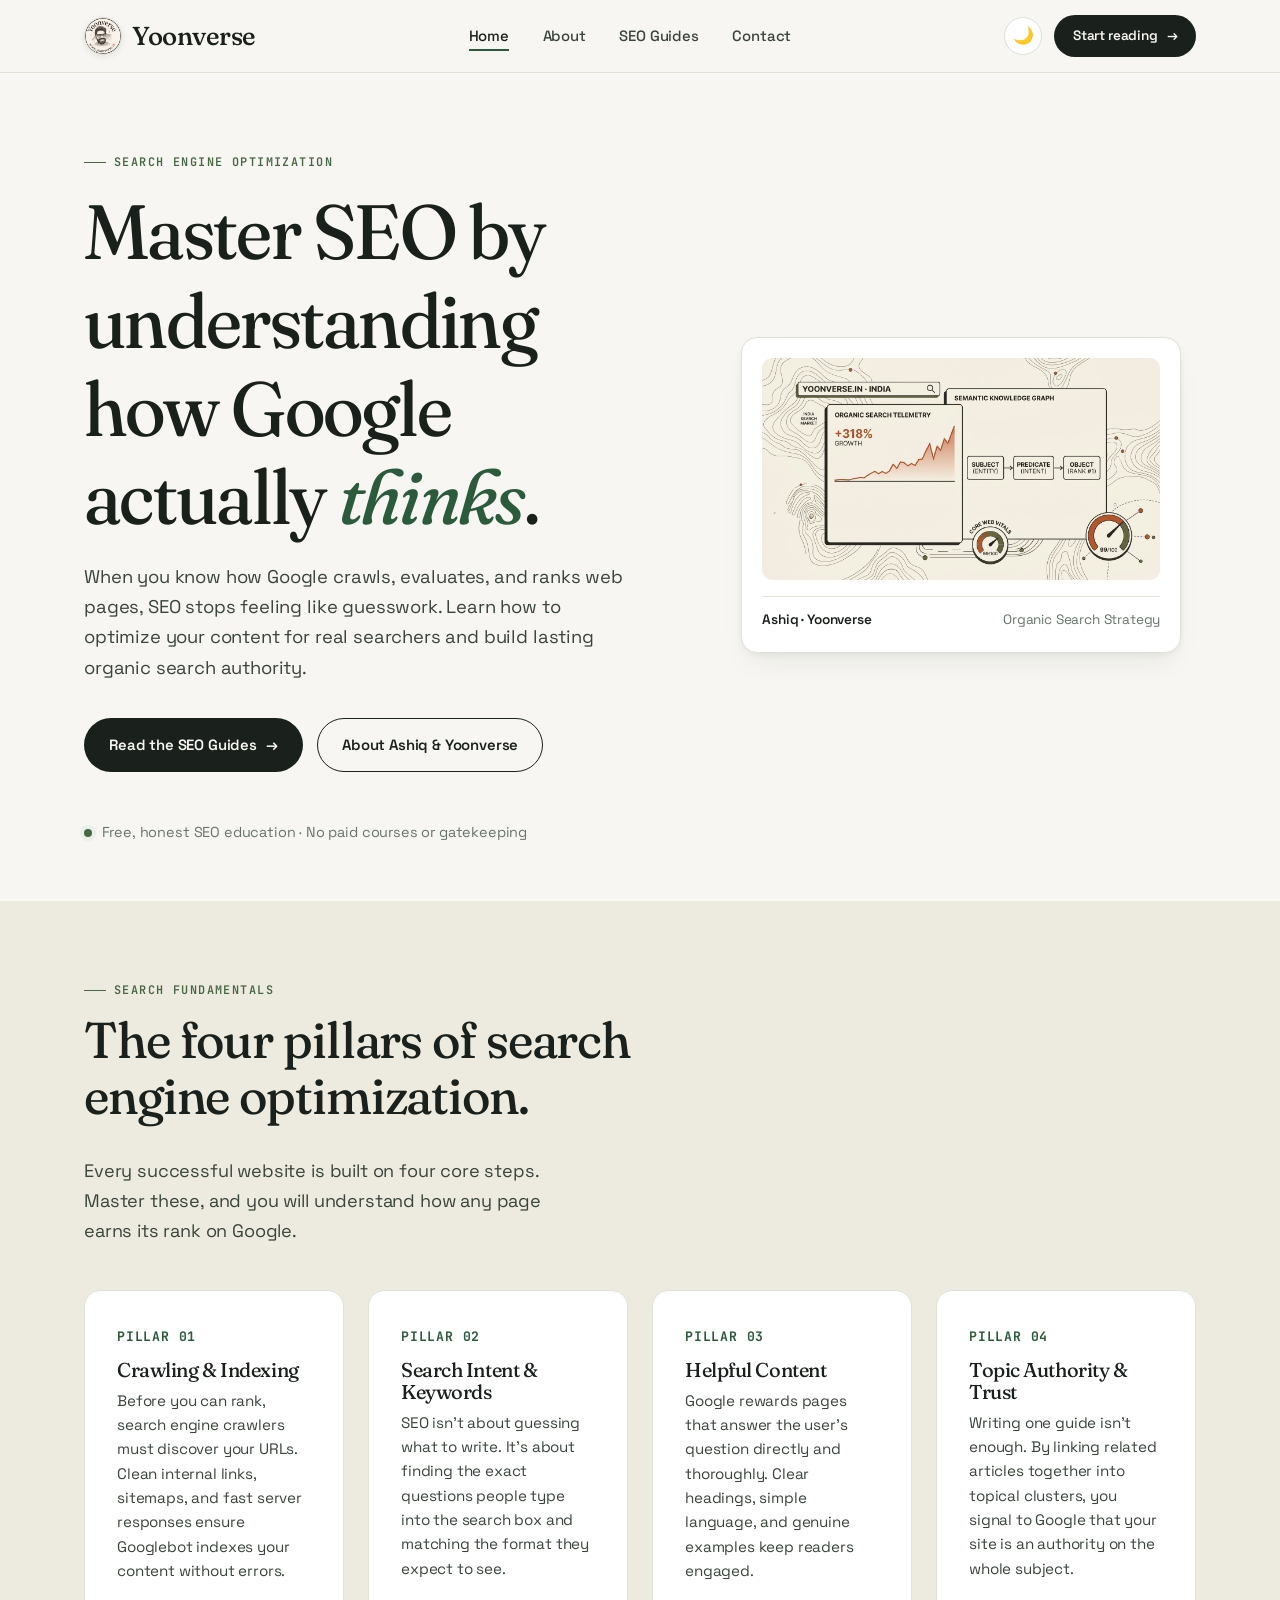
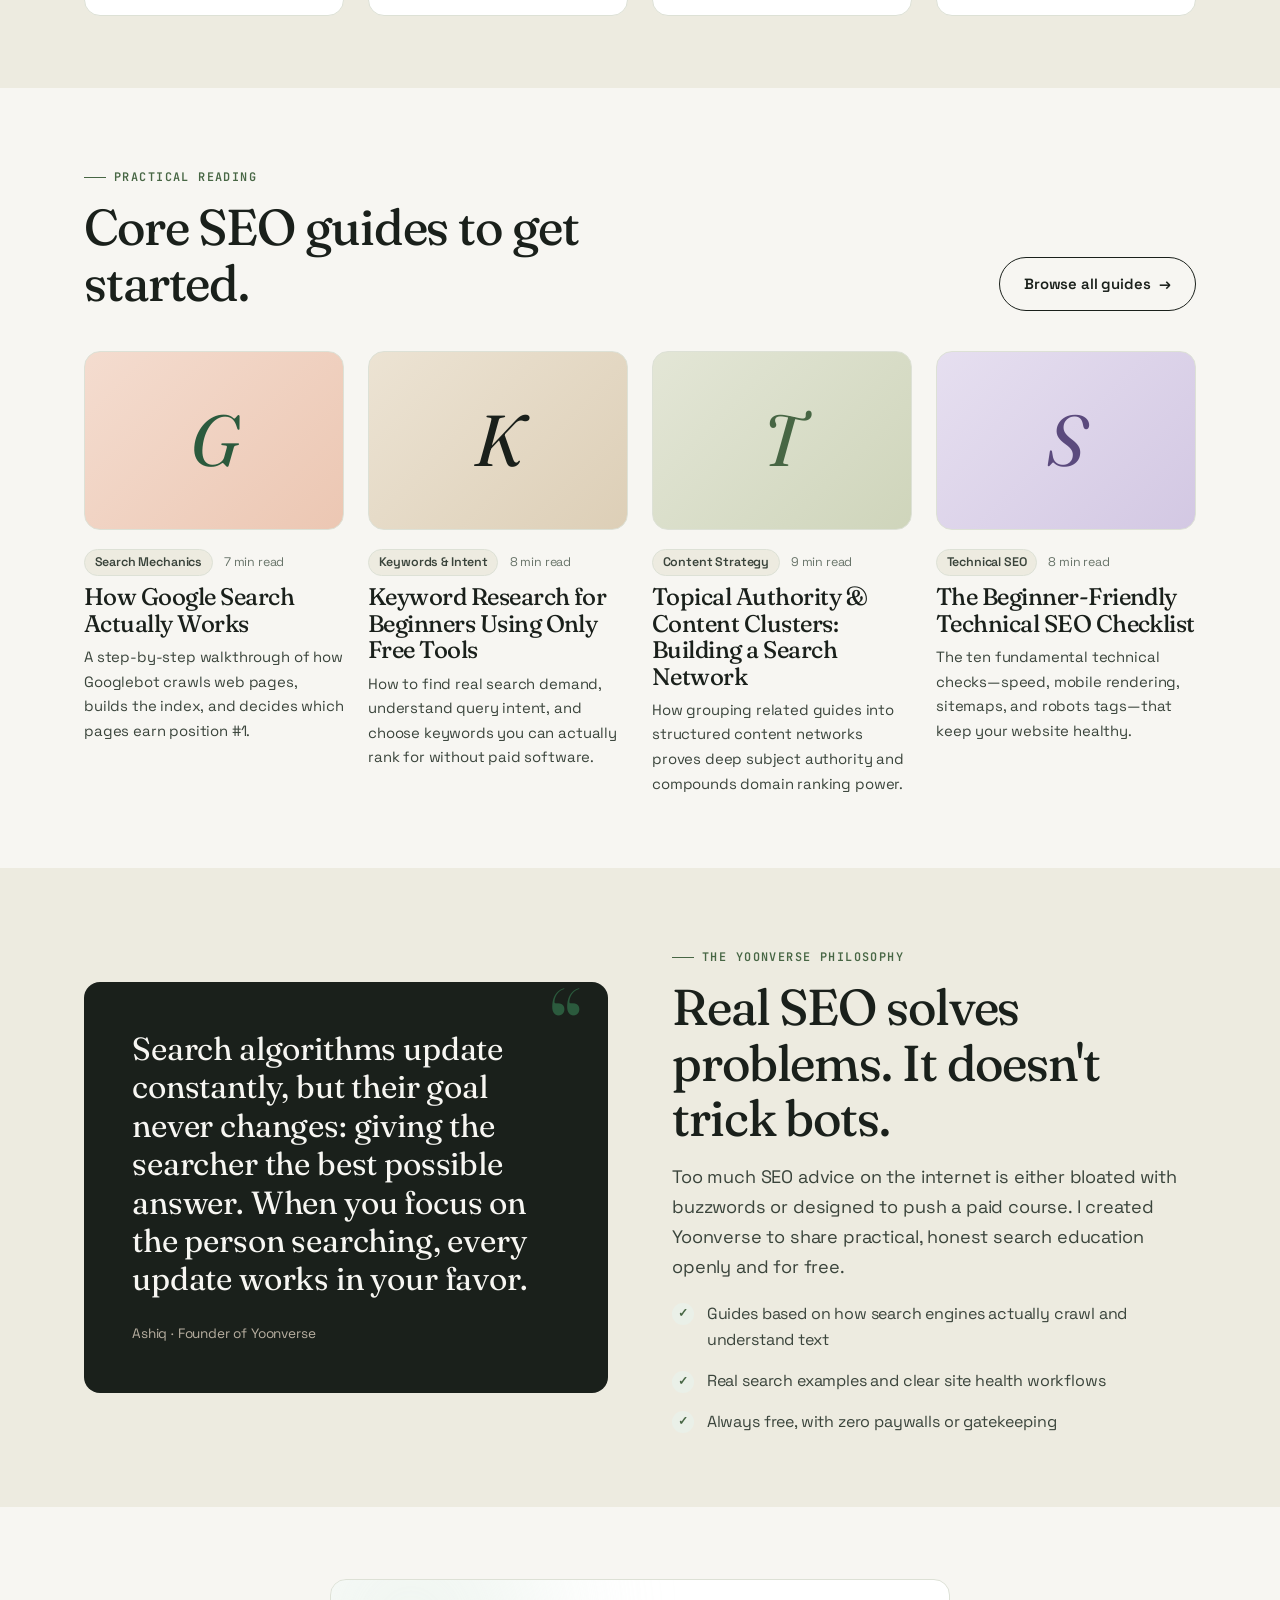
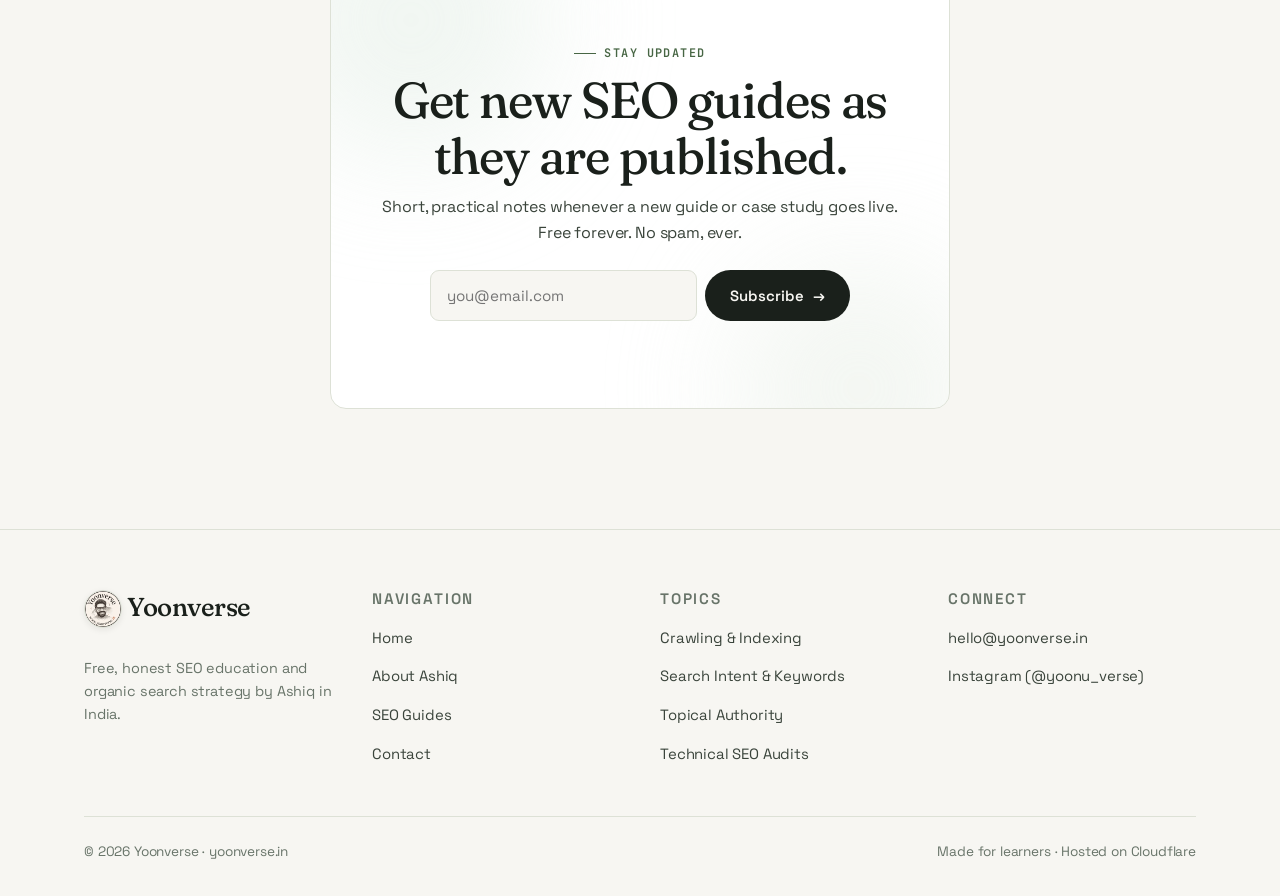
<file: index.html>
<!DOCTYPE html>
<html lang="en-IN">

<head>
  <meta charset="UTF-8">
  <meta name="viewport" content="width=device-width, initial-scale=1.0">
  <title>Yoonverse — Master SEO by Understanding How Google Thinks</title>
  <meta name="description"
    content="Free, honest SEO education and organic search strategy by Ashiq. Learn how search engines crawl, index, and rank content so you can build lasting search traffic.">
  <meta name="author" content="Ashiq">
  <meta name="geo.region" content="IN">
  <meta name="geo.placename" content="India">
  <link rel="canonical" href="https://yoonverse.in/">
  <meta name="robots" content="index, follow, max-image-preview:large">
  <meta name="theme-color" content="#f7f6f2">
  <meta property="og:type" content="website">
  <meta property="og:site_name" content="Yoonverse">
  <meta property="og:locale" content="en_IN">
  <meta property="og:title" content="Yoonverse — Master SEO by Understanding How Google Thinks">
  <meta property="og:description"
    content="Free, honest SEO education and organic search strategy by Ashiq. Learn how search engines crawl, index, and rank content.">
  <meta property="og:url" content="https://yoonverse.in/">
  <meta property="og:image" content="https://yoonverse.in/ashiq-seo-analyst-semantic-graph-india.jpg">
  <meta name="twitter:card" content="summary_large_image">
  <link rel="icon" href="/favicon.ico" sizes="any">
  <link rel="icon" href="/favicon-32x32.png" type="image/png">
  <link rel="apple-touch-icon" href="/apple-touch-icon.png">
  <link rel="preconnect" href="https://fonts.googleapis.com">
  <link rel="preconnect" href="https://fonts.gstatic.com" crossorigin>
  <link
    href="https://fonts.googleapis.com/css2?family=Fraunces:ital,opsz,wght@0,9..144,400..700;1,9..144,400..600&family=JetBrains+Mono:ital,wght@0,400;0,500;0,600;1,400&family=Space+Grotesk:wght@400;500;600;700&display=swap"
    rel="stylesheet">
  <link rel="stylesheet" href="/style.css?v=5.0">
  <script>(function () { try { const t = localStorage.getItem('yoonverse_theme'); if (t === 'dark' || (!t && window.matchMedia('(prefers-color-scheme:dark)').matches)) { document.documentElement.setAttribute('data-theme', 'dark'); } } catch (e) { } })();</script>
  <script type="application/ld+json">
  {
    "@context": "https://schema.org",
    "@graph": [
      {
        "@type": "WebSite",
        "@id": "https://yoonverse.in/#website",
        "name": "Yoonverse",
        "url": "https://yoonverse.in/",
        "inLanguage": "en-IN",
        "description": "Free, honest SEO education and organic search research by Ashiq.",
        "publisher": { "@id": "https://yoonverse.in/#organization" },
        "creator": { "@id": "https://yoonverse.in/#ashiq" }
      },
      {
        "@type": "Person",
        "@id": "https://yoonverse.in/#ashiq",
        "name": "Ashiq",
        "jobTitle": "SEO Strategist & Organic Search Analyst",
        "description": "SEO Strategist and Organic Search Analyst based in India, teaching search engine optimization and topical authority at Yoonverse.",
        "url": "https://yoonverse.in/about",
        "image": "https://yoonverse.in/yoonverse.png",
        "nationality": {
          "@type": "Country",
          "name": "India"
        },
        "homeLocation": {
          "@type": "Country",
          "name": "India"
        },
        "sameAs": ["https://www.instagram.com/yoonu_verse/"],
        "worksFor": { "@id": "https://yoonverse.in/#organization" }
      },
      {
        "@type": "EducationalOrganization",
        "@id": "https://yoonverse.in/#organization",
        "name": "Yoonverse",
        "url": "https://yoonverse.in/",
        "founder": { "@id": "https://yoonverse.in/#ashiq" }
      }
    ]
  }
  </script>
</head>

<body itemscope itemtype="https://schema.org/WebPage">
  <!-- Top Navigation -->
  <header class="site-header">
    <nav class="container nav" aria-label="Main">
      <a href="/" class="logo" id="logo">
        <img src="/yoonverse.webp" alt="Yoonverse — SEO Research by Ashiq" class="logo-img" width="38" height="38"
          style="width:38px;height:38px;max-width:38px;max-height:38px;border-radius:50%;object-fit:cover;display:inline-block;vertical-align:middle;border:1px solid var(--line);box-shadow:0 2px 6px rgba(29,27,24,.08);">
        Yoonverse
      </a>
      <ul class="nav-links">
        <li><a href="/" class="active">Home</a></li>
        <li><a href="/about">About</a></li>
        <li><a href="/blog/">SEO Guides</a></li>
        <li><a href="/contact">Contact</a></li>
        <li class="mobile-cta-item"><a href="/blog/" class="mobile-menu-cta">Start reading →</a></li>
      </ul>
      <div class="nav-actions">
        <button class="theme-btn" id="themeBtn" aria-label="Toggle dark mode" title="Toggle theme"><span class="theme-icon">🌙</span></button>
        <a href="/blog/" class="btn btn-dark btn-sm" id="nav-cta">Start reading <span class="arrow">→</span></a>
        <button class="menu-btn" aria-label="Open menu" aria-expanded="false"><span></span><span></span></button>
      </div>
    </nav>
  </header>

  <main>
    <!-- Hero Section (Focused on SEO & How Google Thinks) -->
    <section class="hero" aria-labelledby="hero-heading" style="padding: 4.5rem 0 3.5rem;">
      <div class="container hero-grid">
        <div>
          <span class="eyebrow reveal">Search Engine Optimization</span>
          <h1 class="reveal d1" id="hero-heading" style="line-height: 1.15; margin: 1rem 0 1.25rem;">
            Master SEO by understanding how Google actually <em class="accent">thinks</em>.
          </h1>
          <p class="lead reveal d2" style="font-size: 1.15rem; color: var(--ink-soft); max-width: 540px; margin-bottom: 2rem;">
            When you know how Google crawls, evaluates, and ranks web pages, SEO stops feeling like guesswork. Learn how to optimize your content for real searchers and build lasting organic search authority.
          </p>
          <div class="hero-actions reveal d3">
            <a href="/blog/" class="btn btn-dark" id="hero-read-btn">Read the SEO Guides <span class="arrow">→</span></a>
            <a href="/about" class="btn btn-line" id="hero-about-btn">About Ashiq &amp; Yoonverse</a>
          </div>
          <div class="hero-subrow reveal d3" style="margin-top: 1.5rem;">
            <p class="hero-note" style="color:var(--muted); font-size:0.9rem;">
              <span class="dot-live"></span> Free, honest SEO education · No paid courses or gatekeeping
            </p>
          </div>
        </div>

        <div class="reveal d2" style="display:flex; justify-content:center; align-items:center;">
          <div style="background:var(--surface); border:1px solid var(--line); border-radius:var(--radius); padding:1.25rem; box-shadow:var(--shadow); max-width:440px; width:100%;">
            <img src="/ashiq-seo-analyst-semantic-graph-india.jpg"
              alt="Ashiq analyzing organic search rankings and SEO strategy"
              width="440" height="250"
              fetchpriority="high" loading="eager" decoding="async"
              style="border-radius:calc(var(--radius) - 6px); width:100%; height:auto; object-fit:cover; margin-bottom:1rem;">
            <div style="display:flex; justify-content:space-between; align-items:center; font-size:0.85rem; color:var(--muted); border-top:1px solid var(--line); padding-top:0.75rem;">
              <span style="font-weight:600; color:var(--ink);">Ashiq · Yoonverse</span>
              <span>Organic Search Strategy</span>
            </div>
          </div>
        </div>
      </div>
    </section>

    <!-- The 4 Core Pillars of SEO -->
    <section class="section" id="seo-pillars" style="background:var(--bg-soft); padding: 4.5rem 0;">
      <div class="container">
        <div class="section-head" style="margin-bottom: 2.75rem;">
          <div>
            <span class="eyebrow">Search Fundamentals</span>
            <h2 class="reveal">The four pillars of search engine optimization.</h2>
          </div>
          <p class="lead reveal" style="max-width: 460px;">
            Every successful website is built on four core steps. Master these, and you will understand how any page earns its rank on Google.
          </p>
        </div>

        <div style="display:grid; grid-template-columns: repeat(auto-fit, minmax(260px, 1fr)); gap: 1.5rem;">
          <!-- Pillar 1 -->
          <article class="reveal d1" style="background:var(--surface); border:1px solid var(--line); border-radius:var(--radius); padding: 2rem;">
            <span style="font-size:0.82rem; font-weight:700; color:var(--accent); text-transform:uppercase; letter-spacing:0.06em; font-family:var(--mono);">Pillar 01</span>
            <h3 style="font-size: 1.25rem; margin: 0.6rem 0 0.5rem;">Crawling &amp; Indexing</h3>
            <p style="color:var(--ink-soft); font-size: 0.95rem; line-height: 1.6;">
              Before you can rank, search engine crawlers must discover your URLs. Clean internal links, sitemaps, and fast server responses ensure Googlebot indexes your content without errors.
            </p>
          </article>

          <!-- Pillar 2 -->
          <article class="reveal d2" style="background:var(--surface); border:1px solid var(--line); border-radius:var(--radius); padding: 2rem;">
            <span style="font-size:0.82rem; font-weight:700; color:var(--accent); text-transform:uppercase; letter-spacing:0.06em; font-family:var(--mono);">Pillar 02</span>
            <h3 style="font-size: 1.25rem; margin: 0.6rem 0 0.5rem;">Search Intent &amp; Keywords</h3>
            <p style="color:var(--ink-soft); font-size: 0.95rem; line-height: 1.6;">
              SEO isn't about guessing what to write. It's about finding the exact questions people type into the search box and matching the format they expect to see.
            </p>
          </article>

          <!-- Pillar 3 -->
          <article class="reveal d3" style="background:var(--surface); border:1px solid var(--line); border-radius:var(--radius); padding: 2rem;">
            <span style="font-size:0.82rem; font-weight:700; color:var(--accent); text-transform:uppercase; letter-spacing:0.06em; font-family:var(--mono);">Pillar 03</span>
            <h3 style="font-size: 1.25rem; margin: 0.6rem 0 0.5rem;">Helpful Content</h3>
            <p style="color:var(--ink-soft); font-size: 0.95rem; line-height: 1.6;">
              Google rewards pages that answer the user's question directly and thoroughly. Clear headings, simple language, and genuine examples keep readers engaged.
            </p>
          </article>

          <!-- Pillar 4 -->
          <article class="reveal d4" style="background:var(--surface); border:1px solid var(--line); border-radius:var(--radius); padding: 2rem;">
            <span style="font-size:0.82rem; font-weight:700; color:var(--accent); text-transform:uppercase; letter-spacing:0.06em; font-family:var(--mono);">Pillar 04</span>
            <h3 style="font-size: 1.25rem; margin: 0.6rem 0 0.5rem;">Topic Authority &amp; Trust</h3>
            <p style="color:var(--ink-soft); font-size: 0.95rem; line-height: 1.6;">
              Writing one guide isn't enough. By linking related articles together into topical clusters, you signal to Google that your site is an authority on the whole subject.
            </p>
          </article>
        </div>
      </div>
    </section>

    <!-- Core Guides to Start With -->
    <section class="section" id="featured-guides" style="padding: 4.5rem 0;">
      <div class="container">
        <div class="section-head" style="margin-bottom: 2.5rem;">
          <div>
            <span class="eyebrow">Practical Reading</span>
            <h2 class="reveal">Core SEO guides to get started.</h2>
          </div>
          <a href="/blog/" class="btn btn-line" id="home-all-posts">Browse all guides <span class="arrow">→</span></a>
        </div>

        <div class="posts">
          <a href="/blog/how-google-search-works" class="post-card reveal d1">
            <div class="post-thumb t1"><span class="glyph">G</span></div>
            <div class="post-meta"><span class="tag">Search Mechanics</span><span>7 min read</span></div>
            <h3>How Google Search Actually Works</h3>
            <p>A step-by-step walkthrough of how Googlebot crawls web pages, builds the index, and decides which pages earn position #1.</p>
          </a>

          <a href="/blog/keyword-research-for-beginners" class="post-card reveal d2">
            <div class="post-thumb t3"><span class="glyph">K</span></div>
            <div class="post-meta"><span class="tag">Keywords &amp; Intent</span><span>8 min read</span></div>
            <h3>Keyword Research for Beginners Using Only Free Tools</h3>
            <p>How to find real search demand, understand query intent, and choose keywords you can actually rank for without paid software.</p>
          </a>

          <a href="/blog/topical-authority-content-clusters" class="post-card reveal d3">
            <div class="post-thumb t2"><span class="glyph">T</span></div>
            <div class="post-meta"><span class="tag">Content Strategy</span><span>9 min read</span></div>
            <h3>Topical Authority &amp; Content Clusters: Building a Search Network</h3>
            <p>How grouping related guides into structured content networks proves deep subject authority and compounds domain ranking power.</p>
          </a>

          <a href="/blog/technical-seo-checklist" class="post-card reveal d4">
            <div class="post-thumb t4"><span class="glyph">S</span></div>
            <div class="post-meta"><span class="tag">Technical SEO</span><span>8 min read</span></div>
            <h3>The Beginner-Friendly Technical SEO Checklist</h3>
            <p>The ten fundamental technical checks—speed, mobile rendering, sitemaps, and robots tags—that keep your website healthy.</p>
          </a>
        </div>
      </div>
    </section>

    <!-- Personal Philosophy Section -->
    <section class="section" style="background:var(--bg-soft); padding: 4.5rem 0;">
      <div class="container split" style="align-items:center;">
        <div class="quote-card reveal" style="margin-bottom:0;">
          <blockquote>
            Search algorithms update constantly, but their goal never changes: giving the searcher the best possible answer. When you focus on the person searching, every update works in your favor.
          </blockquote>
          <cite>Ashiq · Founder of Yoonverse</cite>
        </div>
        <div class="reveal d1">
          <span class="eyebrow">The Yoonverse Philosophy</span>
          <h2 style="margin-top:.8rem">Real SEO solves problems. It doesn't trick bots.</h2>
          <p class="lead" style="margin-top:1rem">
            Too much SEO advice on the internet is either bloated with buzzwords or designed to push a paid course. I created Yoonverse to share practical, honest search education openly and for free.
          </p>
          <ul class="checklist" style="margin-top:1.2rem;">
            <li>Guides based on how search engines actually crawl and understand text</li>
            <li>Real search examples and clear site health workflows</li>
            <li>Always free, with zero paywalls or gatekeeping</li>
          </ul>
        </div>
      </div>
    </section>

    <!-- Free SEO Notes Newsletter -->
    <section class="section" style="padding: 4.5rem 0;">
      <div class="container">
        <div class="cta reveal" style="text-align:center; max-width:620px; margin:0 auto; padding:3.5rem 2rem; border:1px solid var(--line); border-radius:var(--radius); background:var(--surface);">
          <span class="eyebrow">Stay Updated</span>
          <h2 style="margin: 0.6rem 0;">Get new SEO guides as they are published.</h2>
          <p style="color:var(--ink-soft); font-size:1rem; margin-bottom:1.5rem;">
            Short, practical notes whenever a new guide or case study goes live. Free forever. No spam, ever.
          </p>
          <form class="subscribe" data-mailto="hello@yoonverse.in" id="subscribe-form" style="display:flex; gap:0.5rem; justify-content:center; max-width:420px; margin:0 auto; flex-wrap:wrap;">
            <input type="hidden" name="subject" value="Subscribe me to Yoonverse SEO notes">
            <input type="email" name="email" placeholder="you@email.com" required aria-label="Email address" id="subscribe-email"
              style="padding:0.75rem 1rem; border:1px solid var(--line); border-radius:var(--radius-sm); font-size:0.95rem; flex:1; min-width:200px;">
            <button class="btn btn-dark" type="submit" id="subscribe-btn" style="white-space:nowrap;">Subscribe <span class="arrow">→</span></button>
          </form>
          <div class="form-msg" style="margin-top:0.75rem;"></div>
        </div>
      </div>
    </section>
  </main>

  <!-- Clean, Calm Footer (No Gimmicks, No Orbiting Planets) -->
  <footer class="site-footer" style="padding: 3.5rem 0 2rem; border-top: 1px solid var(--line);">
    <div class="container">
      <div class="footer-grid" style="display:grid; grid-template-columns: repeat(auto-fit, minmax(200px, 1fr)); gap:2.5rem; margin-bottom:2.5rem;">
        <div>
          <a href="/" class="logo" style="margin-bottom:0.75rem; display:inline-block;">
            <img src="/yoonverse.webp" alt="Yoonverse" class="logo-img" width="38" height="38"
              style="width:38px;height:38px;max-width:38px;max-height:38px;border-radius:50%;object-fit:cover;display:inline-block;vertical-align:middle;border:1px solid var(--line);box-shadow:0 2px 6px rgba(29,27,24,.08);">
            Yoonverse
          </a>
          <p style="color:var(--muted); font-size:0.9rem; line-height:1.6;">
            Free, honest SEO education and organic search strategy by Ashiq in India.
          </p>
        </div>
        <div>
          <h4 style="font-size:0.95rem; margin-bottom:0.75rem;">Navigation</h4>
          <ul style="list-style:none; padding:0; line-height:2; font-size:0.9rem; color:var(--ink-soft);">
            <li><a href="/">Home</a></li>
            <li><a href="/about">About Ashiq</a></li>
            <li><a href="/blog/">SEO Guides</a></li>
            <li><a href="/contact">Contact</a></li>
          </ul>
        </div>
        <div>
          <h4 style="font-size:0.95rem; margin-bottom:0.75rem;">Topics</h4>
          <ul style="list-style:none; padding:0; line-height:2; font-size:0.9rem; color:var(--ink-soft);">
            <li><a href="/blog/how-google-search-works">Crawling &amp; Indexing</a></li>
            <li><a href="/blog/keyword-research-for-beginners">Search Intent &amp; Keywords</a></li>
            <li><a href="/blog/topical-authority-content-clusters">Topical Authority</a></li>
            <li><a href="/blog/technical-seo-checklist">Technical SEO Audits</a></li>
          </ul>
        </div>
        <div>
          <h4 style="font-size:0.95rem; margin-bottom:0.75rem;">Connect</h4>
          <ul style="list-style:none; padding:0; line-height:2; font-size:0.9rem; color:var(--ink-soft);">
            <li><a href="mailto:hello@yoonverse.in">hello@yoonverse.in</a></li>
            <li><a href="https://www.instagram.com/yoonu_verse/" target="_blank" rel="noopener me">Instagram (@yoonu_verse)</a></li>
          </ul>
        </div>
      </div>
      <div class="footer-bottom" style="border-top:1px solid var(--line); padding-top:1.5rem; font-size:0.85rem; color:var(--muted); display:flex; justify-content:space-between; flex-wrap:wrap; gap:1rem;">
        <span>© <span data-year>2026</span> Yoonverse · yoonverse.in</span>
        <span>Made for learners · Hosted on Cloudflare</span>
      </div>
    </div>
  </footer>
  <script src="/script.js?v=5.0" defer></script>
</body>

</html>
</file>
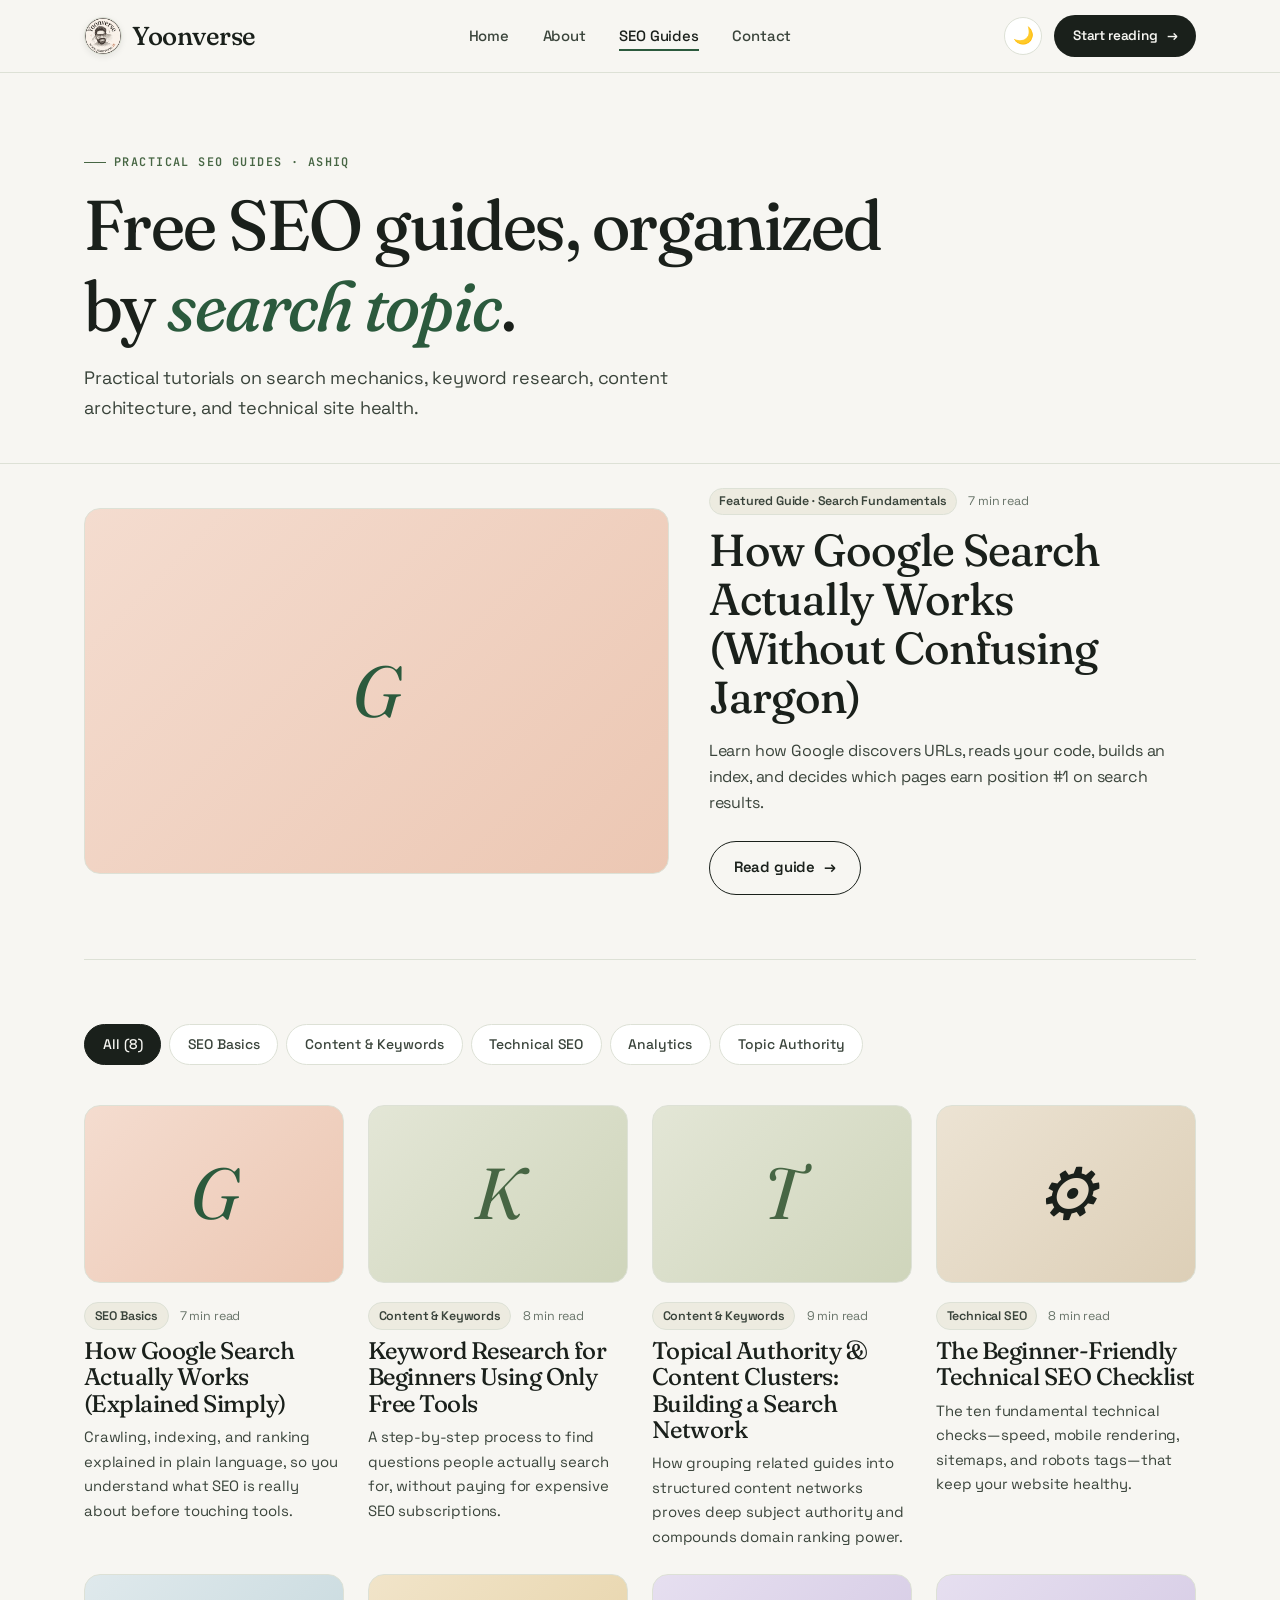
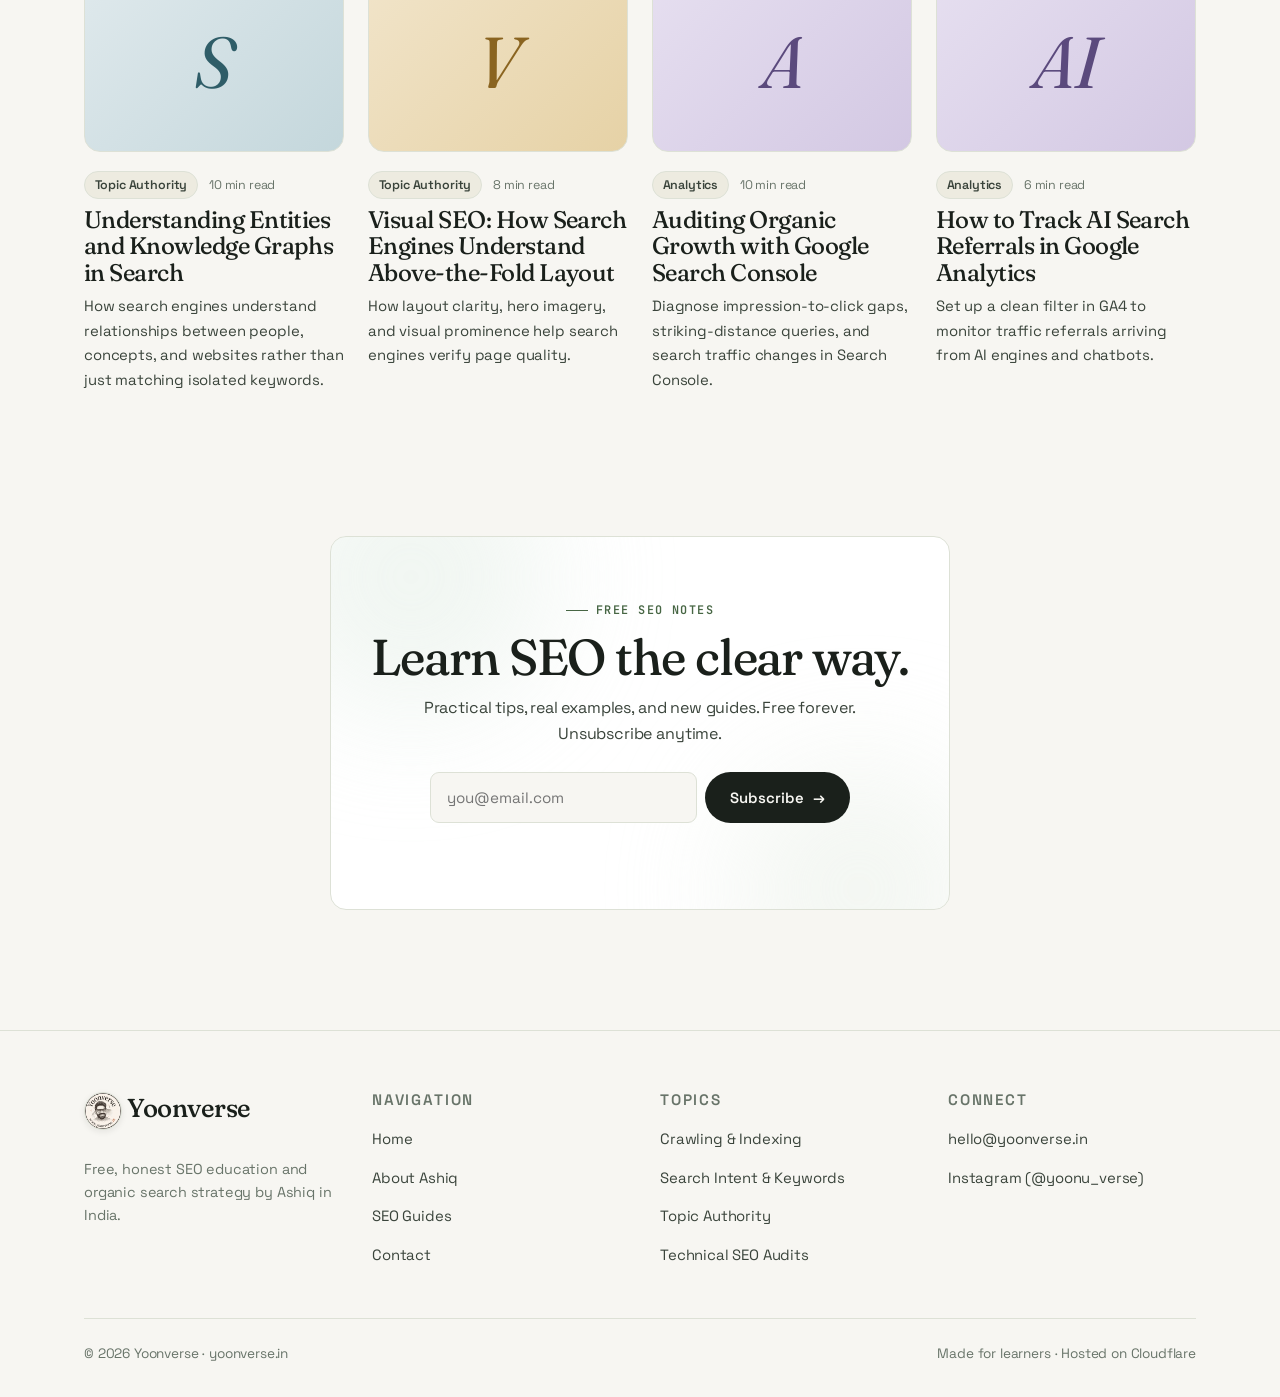
<file: blog/index.html>
<!DOCTYPE html>
<html lang="en-IN">

<head>
  <meta charset="UTF-8">
  <meta name="viewport" content="width=device-width, initial-scale=1.0">
  <title>SEO Topical Clusters &amp; Free Guides | Ashiq · Yoonverse</title>
  <meta name="description"
    content="Explore Yoonverse's SEO guides by Ashiq: Search Engine Mechanics, Search Intent, Keyword Research, Topical Authority, Technical SEO, and Search Console analytics.">
  <meta name="author" content="Ashiq">
  <meta name="geo.region" content="IN">
  <meta name="geo.placename" content="India">
  <link rel="canonical" href="https://yoonverse.in/blog/">
  <meta name="robots" content="index, follow, max-image-preview:large">
  <meta name="theme-color" content="#f7f6f2">
  <meta property="og:type" content="website">
  <meta property="og:site_name" content="Yoonverse">
  <meta property="og:locale" content="en_IN">
  <meta property="og:title" content="SEO Topical Clusters &amp; Free Guides | Ashiq · Yoonverse">
  <meta property="og:description"
    content="Explore Yoonverse's SEO guides by Ashiq: Search Engine Mechanics, Search Intent, Keyword Research, Topical Authority, Technical SEO, and Search Console analytics.">
  <meta property="og:url" content="https://yoonverse.in/blog/">
  <meta name="twitter:card" content="summary_large_image">
  <link rel="icon" href="/favicon.ico" sizes="any">
  <link rel="icon" href="/favicon-32x32.png" type="image/png">
  <link rel="apple-touch-icon" href="/apple-touch-icon.png">
  <meta property="og:image" content="https://yoonverse.in/ashiq-seo-analyst-semantic-graph-india.jpg">
  <link rel="preconnect" href="https://fonts.googleapis.com">
  <link rel="preconnect" href="https://fonts.gstatic.com" crossorigin>
  <link
    href="https://fonts.googleapis.com/css2?family=Fraunces:ital,opsz,wght@0,9..144,400..700;1,9..144,400..600&family=JetBrains+Mono:ital,wght@0,400;0,500;0,600;1,400&family=Space+Grotesk:wght@400;500;600;700&display=swap"
    rel="stylesheet">
  <link rel="stylesheet" href="/style.css?v=5.0">
  <script>(function () { try { const t = localStorage.getItem('yoonverse_theme'); if (t === 'dark' || (!t && window.matchMedia('(prefers-color-scheme:dark)').matches)) { document.documentElement.setAttribute('data-theme', 'dark'); } } catch (e) { } })();</script>
</head>

<body>
  <header class="site-header">
    <nav class="container nav" aria-label="Main">
      <a href="/" class="logo" id="logo"><img src="/yoonverse.webp" alt="Yoonverse" class="logo-img" width="38"
          height="38"
          style="width:38px;height:38px;max-width:38px;max-height:38px;border-radius:50%;object-fit:cover;display:inline-block;vertical-align:middle;border:1px solid var(--line);box-shadow:0 2px 6px rgba(29,27,24,.08);">Yoonverse</a>
      <ul class="nav-links">
        <li><a href="/">Home</a></li>
        <li><a href="/about">About</a></li>
        <li><a href="/blog/" class="active">SEO Guides</a></li>
        <li><a href="/contact">Contact</a></li>
        <li class="mobile-cta-item"><a href="/blog/" class="mobile-menu-cta">Start reading →</a></li>
      </ul>
      <div class="nav-actions">
        <button class="theme-btn" id="themeBtn" aria-label="Toggle dark mode" title="Toggle theme"><span
            class="theme-icon">🌙</span></button>
        <a href="/blog/" class="btn btn-dark btn-sm" id="nav-cta">Start reading <span class="arrow">→</span></a>
        <button class="menu-btn" aria-label="Open menu" aria-expanded="false"><span></span><span></span></button>
      </div>
    </nav>
  </header>
  <main>
    <section class="page-hero" style="padding: 4.5rem 0 2.5rem;">
      <div class="container">
        <span class="eyebrow">Practical SEO Guides · Ashiq</span>
        <h1 class="reveal" style="margin: 0.8rem 0 1rem; line-height: 1.15;">Free SEO guides, organized by <em class="accent">search topic</em>.</h1>
        <p class="lead reveal d1">Practical tutorials on search mechanics, keyword research, content architecture, and technical site health.</p>
      </div>
    </section>
    <section class="section" style="padding: 1.5rem 0 4.5rem;">
      <div class="container">
        <a href="/blog/how-google-search-works" class="featured reveal" id="featured-post">
          <div class="post-thumb t1"><span class="glyph">G</span></div>
          <div>
            <div class="post-meta"><span class="tag">Featured Guide · Search Fundamentals</span><span>7 min read</span></div>
            <h2>How Google Search Actually Works (Without Confusing Jargon)</h2>
            <p>Learn how Google discovers URLs, reads your code, builds an index, and decides which pages earn position #1 on search results.</p>
            <span class="btn btn-line" style="margin-top:1.5rem">Read guide <span class="arrow">→</span></span>
          </div>
        </a>

        <div class="filters" role="tablist" style="margin-top: 3rem;">
          <button class="chip active" data-filter="all" id="filter-all">All (8)</button>
          <button class="chip" data-filter="basics" id="filter-basics">SEO Basics</button>
          <button class="chip" data-filter="content" id="filter-content">Content &amp; Keywords</button>
          <button class="chip" data-filter="technical" id="filter-technical">Technical SEO</button>
          <button class="chip" data-filter="analytics" id="filter-analytics">Analytics</button>
          <button class="chip" data-filter="semantic" id="filter-semantic">Topic Authority</button>
        </div>
        <div class="posts">
          <a href="/blog/how-google-search-works" class="post-card reveal d1" data-cat="basics">
            <div class="post-thumb t1"><span class="glyph">G</span></div>
            <div class="post-meta"><span class="tag">SEO Basics</span><span>7 min read</span></div>
            <h3>How Google Search Actually Works (Explained Simply)</h3>
            <p>Crawling, indexing, and ranking explained in plain language, so you understand what SEO is really about before touching tools.</p>
          </a>
          <a href="/blog/keyword-research-for-beginners" class="post-card reveal d2" data-cat="content">
            <div class="post-thumb t2"><span class="glyph">K</span></div>
            <div class="post-meta"><span class="tag">Content &amp; Keywords</span><span>8 min read</span></div>
            <h3>Keyword Research for Beginners Using Only Free Tools</h3>
            <p>A step-by-step process to find questions people actually search for, without paying for expensive SEO subscriptions.</p>
          </a>
          <a href="/blog/topical-authority-content-clusters" class="post-card reveal d3" data-cat="content">
            <div class="post-thumb t2"><span class="glyph">T</span></div>
            <div class="post-meta"><span class="tag">Content &amp; Keywords</span><span>9 min read</span></div>
            <h3>Topical Authority &amp; Content Clusters: Building a Search Network</h3>
            <p>How grouping related guides into structured content networks proves deep subject authority and compounds domain ranking power.</p>
          </a>
          <a href="/blog/technical-seo-checklist" class="post-card reveal d4" data-cat="technical">
            <div class="post-thumb t3"><span class="glyph">⚙</span></div>
            <div class="post-meta"><span class="tag">Technical SEO</span><span>8 min read</span></div>
            <h3>The Beginner-Friendly Technical SEO Checklist</h3>
            <p>The ten fundamental technical checks—speed, mobile rendering, sitemaps, and robots tags—that keep your website healthy.</p>
          </a>
          <a href="/blog/semantic-seo-triples-knowledge-graph" class="post-card reveal d1" data-cat="semantic">
            <div class="post-thumb t5"><span class="glyph">S</span></div>
            <div class="post-meta"><span class="tag">Topic Authority</span><span>10 min read</span></div>
            <h3>Understanding Entities and Knowledge Graphs in Search</h3>
            <p>How search engines understand relationships between people, concepts, and websites rather than just matching isolated keywords.</p>
          </a>
          <a href="/blog/visual-semantic-seo-guide" class="post-card reveal d2" data-cat="semantic">
            <div class="post-thumb t6"><span class="glyph">V</span></div>
            <div class="post-meta"><span class="tag">Topic Authority</span><span>8 min read</span></div>
            <h3>Visual SEO: How Search Engines Understand Above-the-Fold Layout</h3>
            <p>How layout clarity, hero imagery, and visual prominence help search engines verify page quality.</p>
          </a>
          <a href="/blog/seo-analyst-search-console-audit-framework" class="post-card reveal d3" data-cat="analytics">
            <div class="post-thumb t4"><span class="glyph">A</span></div>
            <div class="post-meta"><span class="tag">Analytics</span><span>10 min read</span></div>
            <h3>Auditing Organic Growth with Google Search Console</h3>
            <p>Diagnose impression-to-click gaps, striking-distance queries, and search traffic changes in Search Console.</p>
          </a>
          <a href="/blog/how-to-track-ai-traffic-in-ga4" class="post-card reveal d4" data-cat="analytics">
            <div class="post-thumb t4"><span class="glyph">AI</span></div>
            <div class="post-meta"><span class="tag">Analytics</span><span>6 min read</span></div>
            <h3>How to Track AI Search Referrals in Google Analytics</h3>
            <p>Set up a clean filter in GA4 to monitor traffic referrals arriving from AI engines and chatbots.</p>
          </a>
        </div>
      </div>
    </section>

    <section class="section" style="padding: 4.5rem 0;">
      <div class="container">
        <div class="cta reveal" style="text-align:center; max-width:620px; margin:0 auto; padding:3.5rem 2rem; border:1px solid var(--line); border-radius:var(--radius); background:var(--surface);">
          <span class="eyebrow">Free SEO notes</span>
          <h2 style="margin: 0.6rem 0;">Learn SEO the clear way.</h2>
          <p style="color:var(--ink-soft); font-size:1rem; margin-bottom:1.5rem;">Practical tips, real examples, and new guides. Free forever. Unsubscribe anytime.</p>
          <form class="subscribe" data-mailto="hello@yoonverse.in" id="subscribe-form" style="display:flex; gap:0.5rem; justify-content:center; max-width:420px; margin:0 auto; flex-wrap:wrap;">
            <input type="hidden" name="subject" value="Subscribe me to Yoonverse SEO notes">
            <input type="email" name="email" placeholder="you@email.com" required aria-label="Email address"
              id="subscribe-email" style="padding:0.75rem 1rem; border:1px solid var(--line); border-radius:var(--radius-sm); font-size:0.95rem; flex:1; min-width:200px;">
            <button class="btn btn-dark" type="submit" id="subscribe-btn">Subscribe <span
                class="arrow">→</span></button>
          </form>
          <div class="form-msg" style="margin-top:0.75rem;"></div>
        </div>
      </div>
    </section>
  </main>

  <!-- Clean, Calm Footer -->
  <footer class="site-footer" style="padding: 3.5rem 0 2rem; border-top: 1px solid var(--line);">
    <div class="container">
      <div class="footer-grid" style="display:grid; grid-template-columns: repeat(auto-fit, minmax(200px, 1fr)); gap:2.5rem; margin-bottom:2.5rem;">
        <div>
          <a href="/" class="logo" style="margin-bottom:0.75rem; display:inline-block;">
            <img src="/yoonverse.webp" alt="Yoonverse" class="logo-img" width="38" height="38"
              style="width:38px;height:38px;max-width:38px;max-height:38px;border-radius:50%;object-fit:cover;display:inline-block;vertical-align:middle;border:1px solid var(--line);box-shadow:0 2px 6px rgba(29,27,24,.08);">
            Yoonverse
          </a>
          <p style="color:var(--muted); font-size:0.9rem; line-height:1.6;">
            Free, honest SEO education and organic search strategy by Ashiq in India.
          </p>
        </div>
        <div>
          <h4 style="font-size:0.95rem; margin-bottom:0.75rem;">Navigation</h4>
          <ul style="list-style:none; padding:0; line-height:2; font-size:0.9rem; color:var(--ink-soft);">
            <li><a href="/">Home</a></li>
            <li><a href="/about">About Ashiq</a></li>
            <li><a href="/blog/">SEO Guides</a></li>
            <li><a href="/contact">Contact</a></li>
          </ul>
        </div>
        <div>
          <h4 style="font-size:0.95rem; margin-bottom:0.75rem;">Topics</h4>
          <ul style="list-style:none; padding:0; line-height:2; font-size:0.9rem; color:var(--ink-soft);">
            <li><a href="/blog/how-google-search-works">Crawling &amp; Indexing</a></li>
            <li><a href="/blog/keyword-research-for-beginners">Search Intent &amp; Keywords</a></li>
            <li><a href="/blog/topical-authority-content-clusters">Topic Authority</a></li>
            <li><a href="/blog/technical-seo-checklist">Technical SEO Audits</a></li>
          </ul>
        </div>
        <div>
          <h4 style="font-size:0.95rem; margin-bottom:0.75rem;">Connect</h4>
          <ul style="list-style:none; padding:0; line-height:2; font-size:0.9rem; color:var(--ink-soft);">
            <li><a href="mailto:hello@yoonverse.in">hello@yoonverse.in</a></li>
            <li><a href="https://www.instagram.com/yoonu_verse/" target="_blank" rel="noopener me">Instagram (@yoonu_verse)</a></li>
          </ul>
        </div>
      </div>
      <div class="footer-bottom" style="border-top:1px solid var(--line); padding-top:1.5rem; font-size:0.85rem; color:var(--muted); display:flex; justify-content:space-between; flex-wrap:wrap; gap:1rem;">
        <span>© <span data-year>2026</span> Yoonverse · yoonverse.in</span>
        <span>Made for learners · Hosted on Cloudflare</span>
      </div>
    </div>
  </footer>
  <script src="/script.js?v=5.0" defer></script>
</body>

</html>
</file>
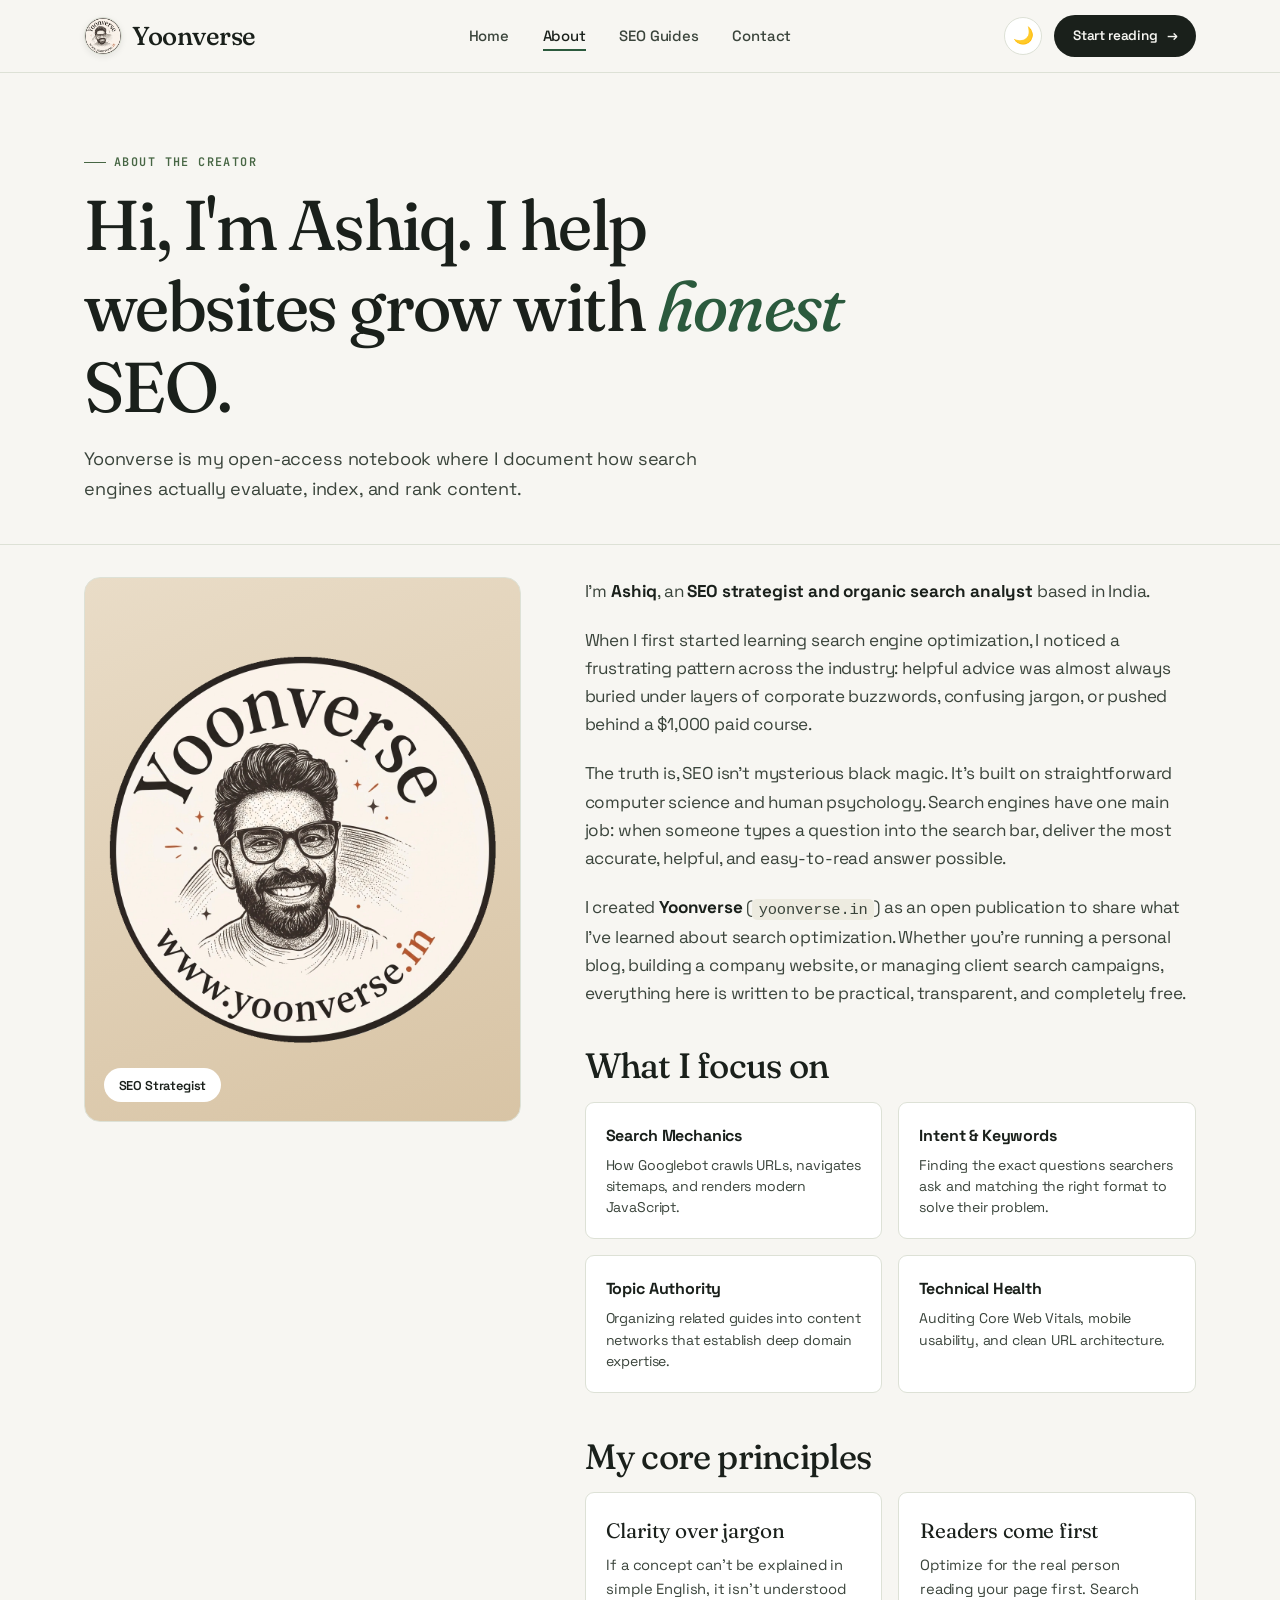
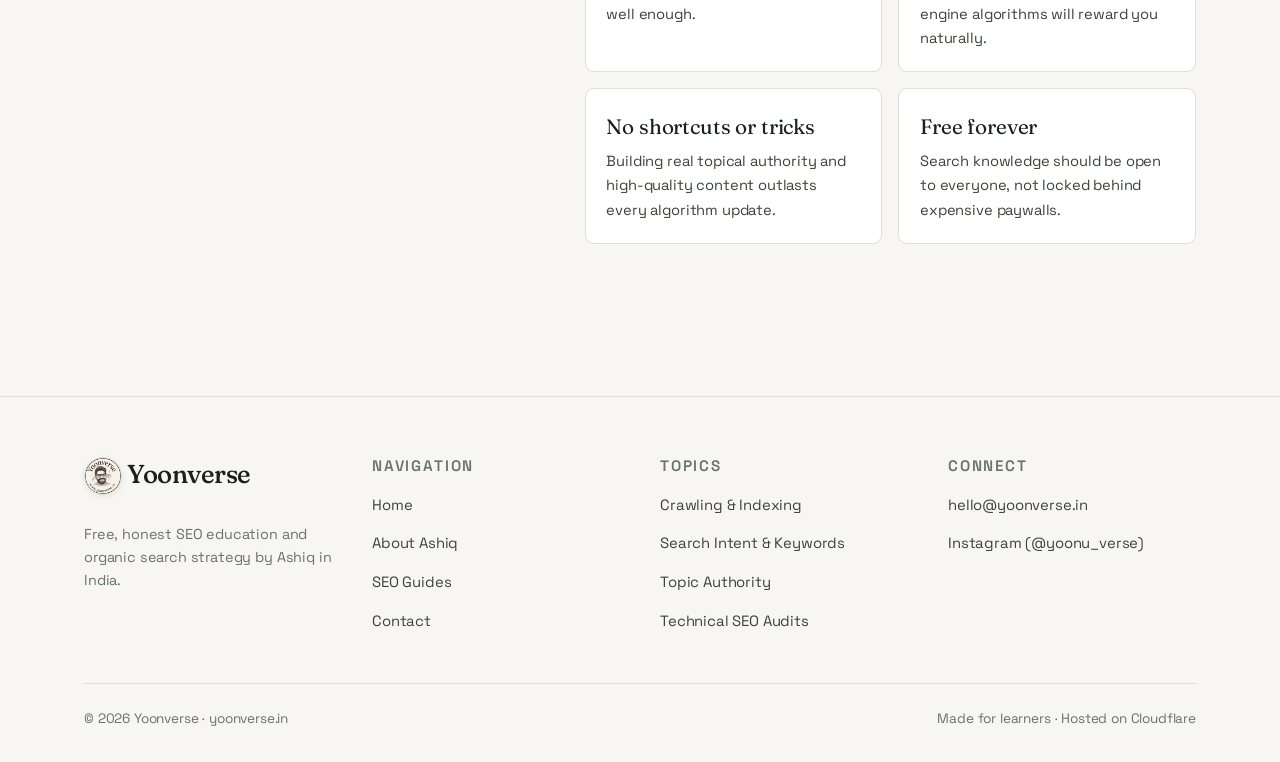
<file: about.html>
<!DOCTYPE html>
<html lang="en-IN">

<head>
  <meta charset="UTF-8">
  <meta name="viewport" content="width=device-width, initial-scale=1.0">
  <title>About Ashiq | SEO Strategist &amp; Organic Search Analyst | Yoonverse</title>
  <meta name="description"
    content="Meet Ashiq, the SEO strategist and search analyst behind Yoonverse. Publishing open-access guides on how search engines crawl, index, and rank content.">
  <meta name="author" content="Ashiq">
  <meta name="geo.region" content="IN">
  <meta name="geo.placename" content="India">
  <link rel="canonical" href="https://yoonverse.in/about">
  <meta name="robots" content="index, follow, max-image-preview:large">
  <meta name="theme-color" content="#f7f6f2">
  <meta property="og:type" content="profile">
  <meta property="og:site_name" content="Yoonverse">
  <meta property="og:locale" content="en_IN">
  <meta property="og:title" content="About Ashiq | SEO Strategist &amp; Organic Search Analyst | Yoonverse">
  <meta property="og:description"
    content="Meet Ashiq, the SEO strategist and search analyst behind Yoonverse. Free guides on search mechanics, keyword research, and topical authority.">
  <meta property="og:url" content="https://yoonverse.in/about">
  <meta property="og:image" content="https://yoonverse.in/yoonverse.png">
  <meta name="twitter:card" content="summary_large_image">
  <link rel="icon" href="/favicon.ico" sizes="any">
  <link rel="icon" href="/favicon-32x32.png" type="image/png">
  <link rel="apple-touch-icon" href="/apple-touch-icon.png">
  <link rel="preconnect" href="https://fonts.googleapis.com">
  <link rel="preconnect" href="https://fonts.gstatic.com" crossorigin>
  <link
    href="https://fonts.googleapis.com/css2?family=Fraunces:ital,opsz,wght@0,9..144,400..700;1,9..144,400..600&family=JetBrains+Mono:ital,wght@0,400;0,500;0,600;1,400&family=Space+Grotesk:wght@400;500;600;700&display=swap"
    rel="stylesheet">
  <link rel="stylesheet" href="/style.css?v=5.0">
  <script>(function () { try { const t = localStorage.getItem('yoonverse_theme'); if (t === 'dark' || (!t && window.matchMedia('(prefers-color-scheme:dark)').matches)) { document.documentElement.setAttribute('data-theme', 'dark'); } } catch (e) { } })();</script>
  <script type="application/ld+json">
  {
    "@context": "https://schema.org",
    "@graph": [
      {
        "@type": "ProfilePage",
        "@id": "https://yoonverse.in/about#profilepage",
        "url": "https://yoonverse.in/about",
        "name": "About Ashiq — SEO Strategist & Search Analyst at Yoonverse",
        "inLanguage": "en-IN",
        "mainEntity": { "@id": "https://yoonverse.in/#ashiq" },
        "isPartOf": { "@id": "https://yoonverse.in/#website" }
      },
      {
        "@type": "Person",
        "@id": "https://yoonverse.in/#ashiq",
        "name": "Ashiq",
        "jobTitle": "SEO Strategist & Organic Search Analyst",
        "description": "SEO Strategist and Organic Search Analyst in India, publishing research and tutorials on search engine mechanics, keyword research, and topical authority.",
        "url": "https://yoonverse.in/about",
        "image": "https://yoonverse.in/yoonverse.png",
        "nationality": { "@type": "Country", "name": "India" },
        "workLocation": { "@type": "Country", "name": "India" },
        "sameAs": ["https://www.instagram.com/yoonu_verse/"],
        "worksFor": {
          "@type": "EducationalOrganization",
          "@id": "https://yoonverse.in/#organization",
          "name": "Yoonverse",
          "url": "https://yoonverse.in/"
        }
      }
    ]
  }
  </script>
</head>

<body itemscope itemtype="https://schema.org/ProfilePage">
  <!-- Top Navigation -->
  <header class="site-header">
    <nav class="container nav" aria-label="Main">
      <a href="/" class="logo" id="logo">
        <img src="/yoonverse.webp" alt="Yoonverse" class="logo-img" width="38" height="38"
          style="width:38px;height:38px;max-width:38px;max-height:38px;border-radius:50%;object-fit:cover;display:inline-block;vertical-align:middle;border:1px solid var(--line);box-shadow:0 2px 6px rgba(29,27,24,.08);">
        Yoonverse
      </a>
      <ul class="nav-links">
        <li><a href="/">Home</a></li>
        <li><a href="/about" class="active">About</a></li>
        <li><a href="/blog/">SEO Guides</a></li>
        <li><a href="/contact">Contact</a></li>
        <li class="mobile-cta-item"><a href="/blog/" class="mobile-menu-cta">Start reading →</a></li>
      </ul>
      <div class="nav-actions">
        <button class="theme-btn" id="themeBtn" aria-label="Toggle dark mode" title="Toggle theme"><span class="theme-icon">🌙</span></button>
        <a href="/blog/" class="btn btn-dark btn-sm" id="nav-cta">Start reading <span class="arrow">→</span></a>
        <button class="menu-btn" aria-label="Open menu" aria-expanded="false"><span></span><span></span></button>
      </div>
    </nav>
  </header>

  <main>
    <section class="page-hero" style="padding: 4.5rem 0 2.5rem;">
      <div class="container">
        <span class="eyebrow reveal">About the Creator</span>
        <h1 class="reveal d1" style="margin: 0.8rem 0 1rem; line-height: 1.15;">
          Hi, I'm Ashiq. I help websites grow with <em class="accent">honest</em> SEO.
        </h1>
        <p class="lead reveal d2">
          Yoonverse is my open-access notebook where I document how search engines actually evaluate, index, and rank content.
        </p>
      </div>
    </section>

    <section class="section" itemprop="mainEntity" itemscope itemtype="https://schema.org/Person" style="padding: 2rem 0 4.5rem;">
      <div class="container about-grid">
        <figure class="portrait reveal" itemprop="image" itemscope itemtype="https://schema.org/ImageObject">
          <img src="/yoonverse.webp" alt="Ashiq — Founder of Yoonverse, SEO Strategist in India" class="portrait-img" width="520" height="520" fetchpriority="high" loading="eager" decoding="async" itemprop="url">
        </figure>

        <div class="prose reveal d1">
          <p>
            I'm <strong itemprop="name">Ashiq</strong>, an <strong itemprop="jobTitle">SEO strategist and organic search analyst</strong> based in India.
          </p>
          <p>
            When I first started learning search engine optimization, I noticed a frustrating pattern across the industry: helpful advice was almost always buried under layers of corporate buzzwords, confusing jargon, or pushed behind a $1,000 paid course.
          </p>
          <p>
            The truth is, SEO isn't mysterious black magic. It's built on straightforward computer science and human psychology. Search engines have one main job: when someone types a question into the search bar, deliver the most accurate, helpful, and easy-to-read answer possible.
          </p>
          <p>
            I created <strong>Yoonverse</strong> (<code>yoonverse.in</code>) as an open publication to share what I've learned about search optimization. Whether you're running a personal blog, building a company website, or managing client search campaigns, everything here is written to be practical, transparent, and completely free.
          </p>

          <h2 style="margin-top: 2.5rem; margin-bottom: 1rem;">What I focus on</h2>
          <div style="display:grid; grid-template-columns: repeat(auto-fit, minmax(220px, 1fr)); gap: 1rem; margin-bottom: 2.5rem;">
            <div style="background:var(--surface); border:1px solid var(--line); border-radius:var(--radius-sm); padding:1.25rem;">
              <strong style="color:var(--ink); font-size:1rem; display:block; margin-bottom:0.35rem;">Search Mechanics</strong>
              <p style="font-size:0.88rem; color:var(--ink-soft); line-height:1.5; margin:0;">How Googlebot crawls URLs, navigates sitemaps, and renders modern JavaScript.</p>
            </div>
            <div style="background:var(--surface); border:1px solid var(--line); border-radius:var(--radius-sm); padding:1.25rem;">
              <strong style="color:var(--ink); font-size:1rem; display:block; margin-bottom:0.35rem;">Intent &amp; Keywords</strong>
              <p style="font-size:0.88rem; color:var(--ink-soft); line-height:1.5; margin:0;">Finding the exact questions searchers ask and matching the right format to solve their problem.</p>
            </div>
            <div style="background:var(--surface); border:1px solid var(--line); border-radius:var(--radius-sm); padding:1.25rem;">
              <strong style="color:var(--ink); font-size:1rem; display:block; margin-bottom:0.35rem;">Topic Authority</strong>
              <p style="font-size:0.88rem; color:var(--ink-soft); line-height:1.5; margin:0;">Organizing related guides into content networks that establish deep domain expertise.</p>
            </div>
            <div style="background:var(--surface); border:1px solid var(--line); border-radius:var(--radius-sm); padding:1.25rem;">
              <strong style="color:var(--ink); font-size:1rem; display:block; margin-bottom:0.35rem;">Technical Health</strong>
              <p style="font-size:0.88rem; color:var(--ink-soft); line-height:1.5; margin:0;">Auditing Core Web Vitals, mobile usability, and clean URL architecture.</p>
            </div>
          </div>

          <h2>My core principles</h2>
          <div class="values" style="margin-top: 1rem;">
            <div class="value">
              <strong>Clarity over jargon</strong>
              <p>If a concept can't be explained in simple English, it isn't understood well enough.</p>
            </div>
            <div class="value">
              <strong>Readers come first</strong>
              <p>Optimize for the real person reading your page first. Search engine algorithms will reward you naturally.</p>
            </div>
            <div class="value">
              <strong>No shortcuts or tricks</strong>
              <p>Building real topical authority and high-quality content outlasts every algorithm update.</p>
            </div>
            <div class="value">
              <strong>Free forever</strong>
              <p>Search knowledge should be open to everyone, not locked behind expensive paywalls.</p>
            </div>
          </div>
        </div>
      </div>
    </section>
  </main>

  <!-- Clean, Calm Footer -->
  <footer class="site-footer" style="padding: 3.5rem 0 2rem; border-top: 1px solid var(--line);">
    <div class="container">
      <div class="footer-grid" style="display:grid; grid-template-columns: repeat(auto-fit, minmax(200px, 1fr)); gap:2.5rem; margin-bottom:2.5rem;">
        <div>
          <a href="/" class="logo" style="margin-bottom:0.75rem; display:inline-block;">
            <img src="/yoonverse.webp" alt="Yoonverse" class="logo-img" width="38" height="38"
              style="width:38px;height:38px;max-width:38px;max-height:38px;border-radius:50%;object-fit:cover;display:inline-block;vertical-align:middle;border:1px solid var(--line);box-shadow:0 2px 6px rgba(29,27,24,.08);">
            Yoonverse
          </a>
          <p style="color:var(--muted); font-size:0.9rem; line-height:1.6;">
            Free, honest SEO education and organic search strategy by Ashiq in India.
          </p>
        </div>
        <div>
          <h4 style="font-size:0.95rem; margin-bottom:0.75rem;">Navigation</h4>
          <ul style="list-style:none; padding:0; line-height:2; font-size:0.9rem; color:var(--ink-soft);">
            <li><a href="/">Home</a></li>
            <li><a href="/about">About Ashiq</a></li>
            <li><a href="/blog/">SEO Guides</a></li>
            <li><a href="/contact">Contact</a></li>
          </ul>
        </div>
        <div>
          <h4 style="font-size:0.95rem; margin-bottom:0.75rem;">Topics</h4>
          <ul style="list-style:none; padding:0; line-height:2; font-size:0.9rem; color:var(--ink-soft);">
            <li><a href="/blog/how-google-search-works">Crawling &amp; Indexing</a></li>
            <li><a href="/blog/keyword-research-for-beginners">Search Intent &amp; Keywords</a></li>
            <li><a href="/blog/topical-authority-content-clusters">Topic Authority</a></li>
            <li><a href="/blog/technical-seo-checklist">Technical SEO Audits</a></li>
          </ul>
        </div>
        <div>
          <h4 style="font-size:0.95rem; margin-bottom:0.75rem;">Connect</h4>
          <ul style="list-style:none; padding:0; line-height:2; font-size:0.9rem; color:var(--ink-soft);">
            <li><a href="mailto:hello@yoonverse.in">hello@yoonverse.in</a></li>
            <li><a href="https://www.instagram.com/yoonu_verse/" target="_blank" rel="noopener me">Instagram (@yoonu_verse)</a></li>
          </ul>
        </div>
      </div>
      <div class="footer-bottom" style="border-top:1px solid var(--line); padding-top:1.5rem; font-size:0.85rem; color:var(--muted); display:flex; justify-content:space-between; flex-wrap:wrap; gap:1rem;">
        <span>© <span data-year>2026</span> Yoonverse · yoonverse.in</span>
        <span>Made for learners · Hosted on Cloudflare</span>
      </div>
    </div>
  </footer>
  <script src="/script.js?v=5.0" defer></script>
</body>

</html>
</file>
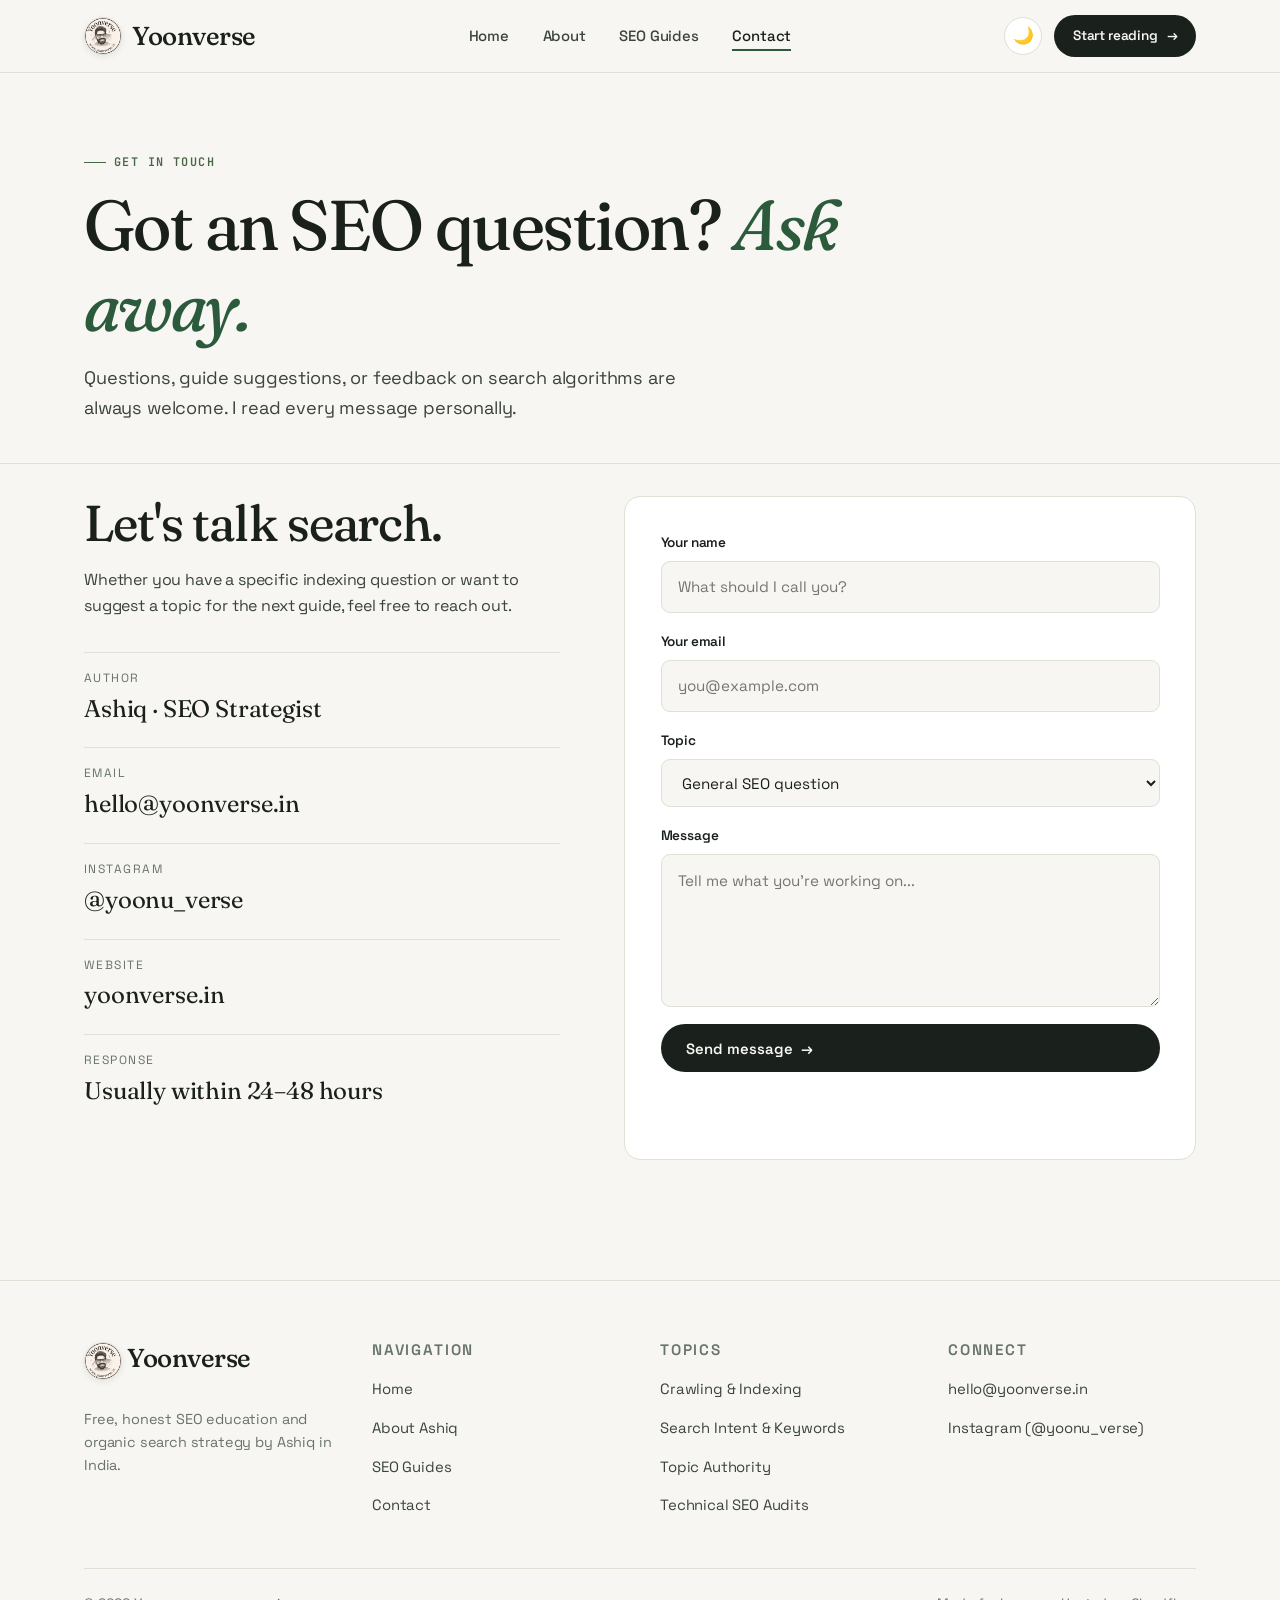
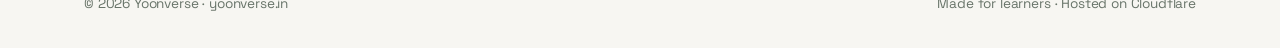
<file: contact.html>
<!DOCTYPE html>
<html lang="en-IN">

<head>
  <meta charset="UTF-8">
  <meta name="viewport" content="width=device-width, initial-scale=1.0">
  <title>Contact Ashiq | SEO Strategist &amp; Search Analyst | Yoonverse</title>
  <meta name="description" content="Have an SEO question, technical challenge, or topic suggestion? Get in touch with Ashiq at Yoonverse.">
  <meta name="author" content="Ashiq">
  <meta name="geo.region" content="IN">
  <meta name="geo.placename" content="India">
  <link rel="canonical" href="https://yoonverse.in/contact">
  <meta name="robots" content="index, follow">
  <meta name="theme-color" content="#f7f6f2">
  <meta property="og:type" content="website">
  <meta property="og:site_name" content="Yoonverse">
  <meta property="og:locale" content="en_IN">
  <meta property="og:title" content="Contact Ashiq | SEO Strategist &amp; Search Analyst | Yoonverse">
  <meta property="og:description" content="Have an SEO question, technical audit challenge, or topic suggestion? Get in touch with Ashiq at Yoonverse.">
  <meta property="og:url" content="https://yoonverse.in/contact">
  <meta property="og:image" content="https://yoonverse.in/ashiq-seo-analyst-semantic-graph-india.jpg">
  <meta name="twitter:card" content="summary_large_image">
  <link rel="icon" href="/favicon.ico" sizes="any">
  <link rel="icon" href="/favicon-32x32.png" type="image/png">
  <link rel="apple-touch-icon" href="/apple-touch-icon.png">
  <link rel="preconnect" href="https://fonts.googleapis.com">
  <link rel="preconnect" href="https://fonts.gstatic.com" crossorigin>
  <link
    href="https://fonts.googleapis.com/css2?family=Fraunces:ital,opsz,wght@0,9..144,400..700;1,9..144,400..600&family=JetBrains+Mono:ital,wght@0,400;0,500;0,600;1,400&family=Space+Grotesk:wght@400;500;600;700&display=swap"
    rel="stylesheet">
  <link rel="stylesheet" href="/style.css?v=5.0">
  <script>(function () { try { const t = localStorage.getItem('yoonverse_theme'); if (t === 'dark' || (!t && window.matchMedia('(prefers-color-scheme:dark)').matches)) { document.documentElement.setAttribute('data-theme', 'dark'); } } catch (e) { } })();</script>
  <script type="application/ld+json">
  {
    "@context": "https://schema.org",
    "@graph": [
      {
        "@type": "ContactPage",
        "@id": "https://yoonverse.in/contact#contactpage",
        "url": "https://yoonverse.in/contact",
        "name": "Contact Ashiq — SEO Strategist & Organic Search Analyst at Yoonverse",
        "inLanguage": "en-IN",
        "mainEntity": {
          "@type": "Person",
          "@id": "https://yoonverse.in/#ashiq",
          "name": "Ashiq",
          "jobTitle": "SEO Strategist & Organic Search Analyst",
          "email": "mailto:hello@yoonverse.in",
          "url": "https://yoonverse.in/about",
          "workLocation": { "@type": "Country", "name": "India" }
        },
        "isPartOf": { "@id": "https://yoonverse.in/#website" }
      }
    ]
  }
  </script>
</head>

<body>
  <!-- Header -->
  <header class="site-header">
    <nav class="container nav" aria-label="Main">
      <a href="/" class="logo" id="logo">
        <img src="/yoonverse.webp" alt="Yoonverse" class="logo-img" width="38" height="38"
          style="width:38px;height:38px;max-width:38px;max-height:38px;border-radius:50%;object-fit:cover;display:inline-block;vertical-align:middle;border:1px solid var(--line);box-shadow:0 2px 6px rgba(29,27,24,.08);">
        Yoonverse
      </a>
      <ul class="nav-links">
        <li><a href="/">Home</a></li>
        <li><a href="/about">About</a></li>
        <li><a href="/blog/">SEO Guides</a></li>
        <li><a href="/contact" class="active">Contact</a></li>
        <li class="mobile-cta-item"><a href="/blog/" class="mobile-menu-cta">Start reading →</a></li>
      </ul>
      <div class="nav-actions">
        <button class="theme-btn" id="themeBtn" aria-label="Toggle dark mode" title="Toggle theme"><span class="theme-icon">🌙</span></button>
        <a href="/blog/" class="btn btn-dark btn-sm" id="nav-cta">Start reading <span class="arrow">→</span></a>
        <button class="menu-btn" aria-label="Open menu" aria-expanded="false"><span></span><span></span></button>
      </div>
    </nav>
  </header>

  <main>
    <section class="page-hero" style="padding: 4.5rem 0 2.5rem;">
      <div class="container">
        <span class="eyebrow reveal">Get in Touch</span>
        <h1 class="reveal d1" style="margin: 0.8rem 0 1rem; line-height: 1.15;">
          Got an SEO question? <em class="accent">Ask away.</em>
        </h1>
        <p class="lead reveal d2">
          Questions, guide suggestions, or feedback on search algorithms are always welcome. I read every message personally.
        </p>
      </div>
    </section>

    <section class="section" style="padding: 2rem 0 4.5rem;">
      <div class="container contact-grid">
        <div class="reveal">
          <h2>Let's talk search.</h2>
          <p class="lead" style="margin-top:1rem; font-size:1rem;">
            Whether you have a specific indexing question or want to suggest a topic for the next guide, feel free to reach out.
          </p>
          <ul class="contact-list" style="margin-top:2rem;">
            <li><small>Author</small><span>Ashiq · SEO Strategist</span></li>
            <li><small>Email</small><a href="mailto:hello@yoonverse.in">hello@yoonverse.in</a></li>
            <li><small>Instagram</small><a href="https://www.instagram.com/yoonu_verse/" target="_blank" rel="noopener me">@yoonu_verse</a></li>
            <li><small>Website</small><span>yoonverse.in</span></li>
            <li><small>Response</small><span>Usually within 24–48 hours</span></li>
          </ul>
        </div>

        <form class="form reveal d1" data-mailto="hello@yoonverse.in" id="contact-form">
          <div class="field">
            <label for="c-name">Your name</label>
            <input id="c-name" name="name" placeholder="What should I call you?" required>
          </div>
          <div class="field">
            <label for="c-email">Your email</label>
            <input id="c-email" name="email" type="email" placeholder="you@example.com" required>
          </div>
          <div class="field">
            <label for="c-topic">Topic</label>
            <select id="c-topic" name="subject">
              <option>General SEO question</option>
              <option>Guide suggestion</option>
              <option>Feedback on an article</option>
              <option>Collaboration</option>
            </select>
          </div>
          <div class="field">
            <label for="c-msg">Message</label>
            <textarea id="c-msg" name="message" rows="5" placeholder="Tell me what you're working on..." required></textarea>
          </div>
          <button class="btn btn-dark" type="submit" id="contact-submit">Send message <span class="arrow">→</span></button>
          <div class="form-msg" style="margin-top:1rem;"></div>
        </form>
      </div>
    </section>
  </main>

  <!-- Clean, Calm Footer -->
  <footer class="site-footer" style="padding: 3.5rem 0 2rem; border-top: 1px solid var(--line);">
    <div class="container">
      <div class="footer-grid" style="display:grid; grid-template-columns: repeat(auto-fit, minmax(200px, 1fr)); gap:2.5rem; margin-bottom:2.5rem;">
        <div>
          <a href="/" class="logo" style="margin-bottom:0.75rem; display:inline-block;">
            <img src="/yoonverse.webp" alt="Yoonverse" class="logo-img" width="38" height="38"
              style="width:38px;height:38px;max-width:38px;max-height:38px;border-radius:50%;object-fit:cover;display:inline-block;vertical-align:middle;border:1px solid var(--line);box-shadow:0 2px 6px rgba(29,27,24,.08);">
            Yoonverse
          </a>
          <p style="color:var(--muted); font-size:0.9rem; line-height:1.6;">
            Free, honest SEO education and organic search strategy by Ashiq in India.
          </p>
        </div>
        <div>
          <h4 style="font-size:0.95rem; margin-bottom:0.75rem;">Navigation</h4>
          <ul style="list-style:none; padding:0; line-height:2; font-size:0.9rem; color:var(--ink-soft);">
            <li><a href="/">Home</a></li>
            <li><a href="/about">About Ashiq</a></li>
            <li><a href="/blog/">SEO Guides</a></li>
            <li><a href="/contact">Contact</a></li>
          </ul>
        </div>
        <div>
          <h4 style="font-size:0.95rem; margin-bottom:0.75rem;">Topics</h4>
          <ul style="list-style:none; padding:0; line-height:2; font-size:0.9rem; color:var(--ink-soft);">
            <li><a href="/blog/how-google-search-works">Crawling &amp; Indexing</a></li>
            <li><a href="/blog/keyword-research-for-beginners">Search Intent &amp; Keywords</a></li>
            <li><a href="/blog/topical-authority-content-clusters">Topic Authority</a></li>
            <li><a href="/blog/technical-seo-checklist">Technical SEO Audits</a></li>
          </ul>
        </div>
        <div>
          <h4 style="font-size:0.95rem; margin-bottom:0.75rem;">Connect</h4>
          <ul style="list-style:none; padding:0; line-height:2; font-size:0.9rem; color:var(--ink-soft);">
            <li><a href="mailto:hello@yoonverse.in">hello@yoonverse.in</a></li>
            <li><a href="https://www.instagram.com/yoonu_verse/" target="_blank" rel="noopener me">Instagram (@yoonu_verse)</a></li>
          </ul>
        </div>
      </div>
      <div class="footer-bottom" style="border-top:1px solid var(--line); padding-top:1.5rem; font-size:0.85rem; color:var(--muted); display:flex; justify-content:space-between; flex-wrap:wrap; gap:1rem;">
        <span>© <span data-year>2026</span> Yoonverse · yoonverse.in</span>
        <span>Made for learners · Hosted on Cloudflare</span>
      </div>
    </div>
  </footer>
  <script src="/script.js?v=5.0" defer></script>
</body>

</html>
</file>
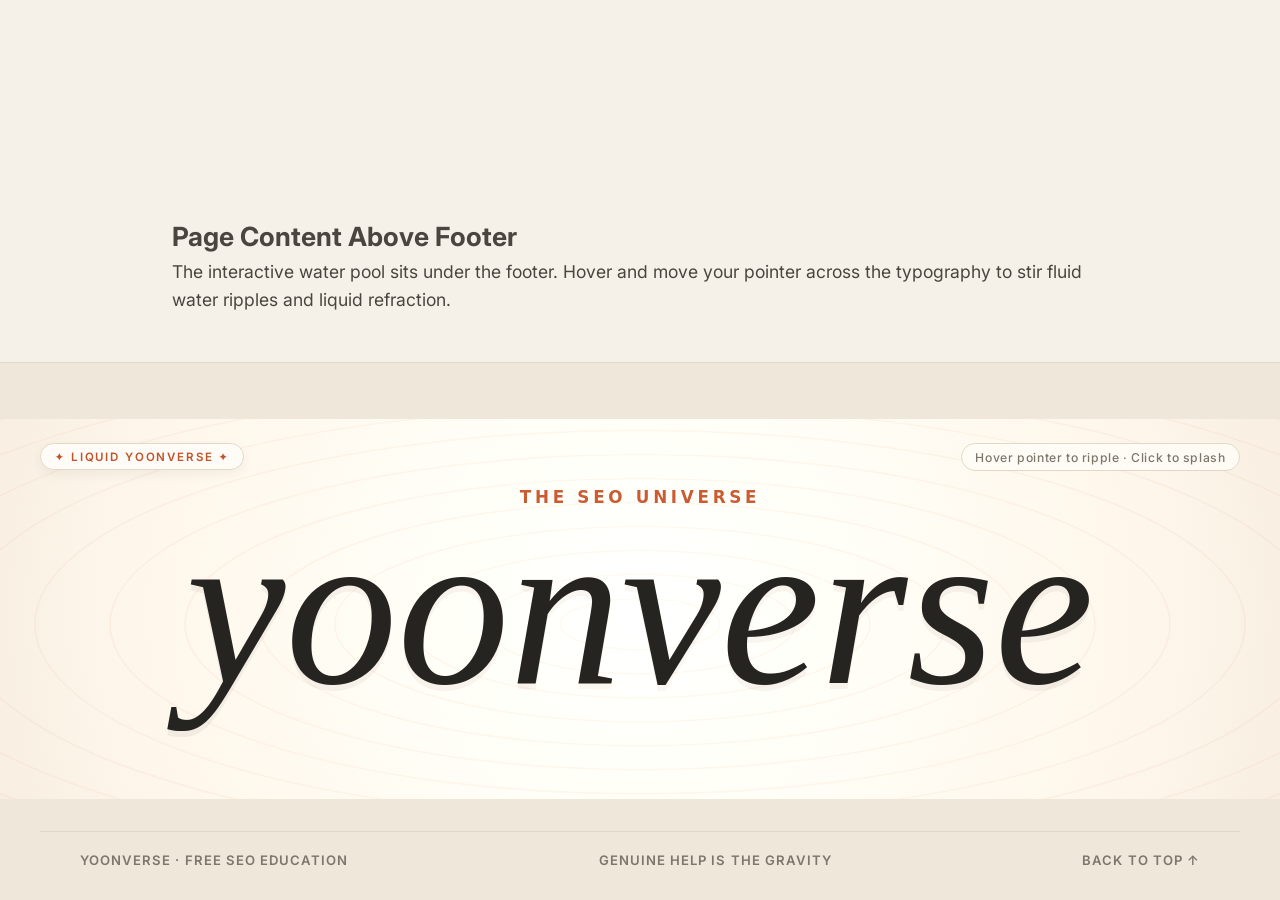
<file: water_test.html>
<!DOCTYPE html>
<html lang="en">

<head>
  <meta charset="UTF-8">
  <meta name="viewport" content="width=device-width, initial-scale=1.0">
  <title>Water Effect Test - Yoonverse</title>
  <link rel="preconnect" href="https://fonts.googleapis.com">
  <link rel="preconnect" href="https://fonts.gstatic.com" crossorigin>
  <link
    href="https://fonts.googleapis.com/css2?family=Instrument+Serif:ital@0;1&family=Inter:wght@400;500;600;700&display=swap"
    rel="stylesheet">
  <style>
    * {
      box-sizing: border-box;
      margin: 0;
      padding: 0;
    }

    :root {
      --bg: #f6f1e8;
      --bg-soft: #efe7da;
      --surface: #fffdf9;
      --ink: #1d1b18;
      --ink-soft: #4a453e;
      --muted: #7d766b;
      --line: #e2d8c8;
      --accent: #c0532a;
      --serif: 'Instrument Serif', Georgia, serif;
      --sans: 'Inter', system-ui, sans-serif;
    }

    body {
      background: var(--bg);
      color: var(--ink);
      font-family: var(--sans);
      min-height: 100vh;
      display: flex;
      flex-direction: column;
      justify-content: flex-end;
    }

    .dummy-content {
      padding: 3rem 2rem;
      max-width: 1000px;
      margin: 0 auto;
      font-size: 1.1rem;
      line-height: 1.6;
      color: var(--ink-soft);
    }

    /* UNDER-FOOTER WATER ZONE */
    .water-footer-section {
      position: relative;
      width: 100%;
      overflow: hidden;
      background: var(--bg-soft);
      border-top: 1px solid var(--line);
      user-select: none;
      padding: 3.5rem 0 2rem;
    }

    .water-container {
      position: relative;
      width: 100%;
      height: 380px;
      cursor: crosshair;
      overflow: hidden;
    }

    canvas#waterCanvas {
      position: absolute;
      inset: 0;
      width: 100%;
      height: 100%;
      display: block;
    }

    .water-hud {
      position: absolute;
      inset: 0;
      pointer-events: none;
      padding: 1.5rem 2.5rem;
      display: flex;
      justify-content: space-between;
      align-items: flex-start;
      z-index: 3;
    }

    .water-badge {
      font-size: 0.72rem;
      font-weight: 600;
      text-transform: uppercase;
      letter-spacing: 0.16em;
      color: var(--accent);
      padding: 0.35rem 0.85rem;
      background: rgba(255, 253, 249, 0.85);
      border: 1px solid var(--line);
      border-radius: 999px;
      backdrop-filter: blur(8px);
      box-shadow: 0 4px 12px rgba(29, 27, 24, 0.06);
    }

    .water-hint {
      font-size: 0.76rem;
      font-weight: 500;
      color: var(--muted);
      letter-spacing: 0.05em;
      background: rgba(255, 253, 249, 0.75);
      padding: 0.35rem 0.85rem;
      border-radius: 999px;
      border: 1px solid var(--line);
      backdrop-filter: blur(8px);
    }

    .water-bottom-bar {
      max-width: 1200px;
      margin: 2rem auto 0;
      padding: 0 2.5rem;
      display: flex;
      justify-content: space-between;
      align-items: center;
      font-size: 0.82rem;
      font-weight: 600;
      letter-spacing: 0.08em;
      text-transform: uppercase;
      color: var(--muted);
      border-top: 1px solid rgba(29, 27, 24, 0.08);
      padding-top: 1.25rem;
    }

    .water-bottom-bar a {
      color: inherit;
      text-decoration: none;
      transition: color 0.2s;
    }

    .water-bottom-bar a:hover {
      color: var(--accent);
    }
  </style>
</head>

<body>

  <div class="dummy-content">
    <h2>Page Content Above Footer</h2>
    <p>The interactive water pool sits under the footer. Hover and move your pointer across the typography to stir fluid
      water ripples and liquid refraction.</p>
  </div>

  <!-- WATER UNDER-FOOTER -->
  <section class="water-footer-section" id="waterFooter" aria-label="Liquid Yoonverse Under-Footer">
    <div class="water-container" id="waterContainer">
      <canvas id="waterCanvas"></canvas>
      <div class="water-hud">
        <span class="water-badge">✦ Liquid Yoonverse ✦</span>
        <span class="water-hint">Hover pointer to ripple · Click to splash</span>
      </div>
    </div>
    <div class="water-bottom-bar">
      <span>YOONVERSE · FREE SEO EDUCATION</span>
      <span>GENUINE HELP IS THE GRAVITY</span>
      <a href="#top" id="backToTop">BACK TO TOP ↑</a>
    </div>
  </section>

  <script>
    (function () {
      const container = document.getElementById('waterContainer');
      const canvas = document.getElementById('waterCanvas');
      const gl = canvas.getContext('webgl', { alpha: false, depth: false, antialias: true }) ||
        canvas.getContext('experimental-webgl', { alpha: false, depth: false });

      if (!gl) {
        console.warn('WebGL not supported');
        return;
      }

      // Simulation resolution for the wave equation heightmap
      const SIM_WIDTH = 256;
      const SIM_HEIGHT = 160;

      // Offscreen canvas to render the high-res typography texture
      const textCanvas = document.createElement('canvas');
      const textCtx = textCanvas.getContext('2d');

      function renderTextTexture(width, height) {
        textCanvas.width = width;
        textCanvas.height = height;

        const isDark = document.documentElement.getAttribute('data-theme') === 'dark';

        // Background gradient matching warm beige editorial style
        const bgGrad = textCtx.createRadialGradient(width * 0.5, height * 0.5, 20, width * 0.5, height * 0.5, width * 0.65);
        if (isDark) {
          bgGrad.addColorStop(0, '#1c1a17');
          bgGrad.addColorStop(0.7, '#141311');
          bgGrad.addColorStop(1, '#0e0d0c');
        } else {
          bgGrad.addColorStop(0, '#fefbf6');
          bgGrad.addColorStop(0.65, '#f4ece0');
          bgGrad.addColorStop(1, '#e8dcce');
        }
        textCtx.fillStyle = bgGrad;
        textCtx.fillRect(0, 0, width, height);

        // Subtle water caustics / orbital rings in background
        textCtx.strokeStyle = isDark ? 'rgba(226, 109, 66, 0.08)' : 'rgba(192, 83, 42, 0.06)';
        textCtx.lineWidth = 1.5;
        for (let r = 80; r < width * 0.75; r += 75) {
          textCtx.beginPath();
          textCtx.ellipse(width * 0.5, height * 0.54, r, r * 0.32, 0, 0, Math.PI * 2);
          textCtx.stroke();
        }

        // Grand Monumental Typography "yoonverse"
        const text = 'yoonverse';
        const fontSize = Math.min(width * 0.175, height * 0.85);

        // Use Instrument Serif / Playfair / Georgia
        textCtx.font = `italic 400 ${fontSize}px "Instrument Serif", Georgia, serif`;
        textCtx.textAlign = 'center';
        textCtx.textBaseline = 'middle';

        // Ambient water reflection shadow
        textCtx.fillStyle = isDark ? 'rgba(0,0,0,0.45)' : 'rgba(29, 27, 24, 0.05)';
        textCtx.fillText(text, width * 0.5, height * 0.54 + 6);

        // Main Ink Typography
        textCtx.fillStyle = isDark ? '#f5eee3' : '#1d1b18';
        textCtx.fillText(text, width * 0.5, height * 0.54);

        // Small eyebrow tag
        textCtx.font = `600 ${Math.max(11, fontSize * 0.075)}px 'Inter', system-ui, sans-serif`;
        textCtx.fillStyle = isDark ? '#e26d42' : '#c0532a';
        textCtx.letterSpacing = '0.22em';
        textCtx.fillText('THE SEO UNIVERSE', width * 0.5, height * 0.54 - fontSize * 0.56);
      }

      function createShader(gl, type, source) {
        const s = gl.createShader(type);
        gl.shaderSource(s, source);
        gl.compileShader(s);
        if (!gl.getShaderParameter(s, gl.COMPILE_STATUS)) {
          console.error(gl.getShaderInfoLog(s));
          gl.deleteShader(s);
          return null;
        }
        return s;
      }

      function createProgram(gl, vsSrc, fsSrc) {
        const vs = createShader(gl, gl.VERTEX_SHADER, vsSrc);
        const fs = createShader(gl, gl.FRAGMENT_SHADER, fsSrc);
        const p = gl.createProgram();
        gl.attachShader(p, vs);
        gl.attachShader(p, fs);
        gl.linkProgram(p);
        if (!gl.getProgramParameter(p, gl.LINK_STATUS)) {
          console.error(gl.getProgramInfoLog(p));
          return null;
        }
        return p;
      }

      // VERTEX SHADER - Correct orientation (top-left is UV 0,0 for standard canvas coordinates)
      const baseVS = `
    attribute vec2 a_pos;
    varying vec2 v_uv;
    void main() {
      v_uv = (a_pos + 1.0) * 0.5;
      gl_Position = vec4(a_pos, 0.0, 1.0);
    }
  `;

      // WAVE PROPAGATION SHADER
      const waveFS = `
    precision highp float;
    uniform sampler2D u_curr;
    uniform sampler2D u_prev;
    uniform vec2 u_texel;
    uniform float u_damping;
    uniform vec2 u_drop;
    uniform float u_dropRadius;
    uniform float u_dropStrength;
    varying vec2 v_uv;

    void main() {
      // 4-tap laplacian
      float n = texture2D(u_curr, v_uv + vec2(0.0, u_texel.y)).r;
      float s = texture2D(u_curr, v_uv - vec2(0.0, u_texel.y)).r;
      float e = texture2D(u_curr, v_uv + vec2(u_texel.x, 0.0)).r;
      float w = texture2D(u_curr, v_uv - vec2(u_texel.x, 0.0)).r;

      float curr = texture2D(u_curr, v_uv).r;
      float prev = texture2D(u_prev, v_uv).r;

      // Wave equation: new = 0.5 * sum - prev
      float next = (n + s + e + w) * 0.5 - prev;
      next *= u_damping;

      // Add mouse ripple drop
      if (u_dropStrength > 0.001) {
        float d = distance(v_uv, u_drop);
        if (d < u_dropRadius) {
          float factor = 1.0 - smoothstep(0.0, u_dropRadius, d);
          next += factor * u_dropStrength;
        }
      }

      gl_FragColor = vec4(next, 0.0, 0.0, 1.0);
    }
  `;

      // WATER REFRACTION & SPECULAR SHADER
      const renderFS = `
    precision highp float;
    uniform sampler2D u_height;
    uniform sampler2D u_texture;
    uniform vec2 u_texel;
    uniform float u_refraction;
    uniform float u_specular;
    varying vec2 v_uv;

    void main() {
      // Calculate surface normal
      float hL = texture2D(u_height, v_uv - vec2(u_texel.x, 0.0)).r;
      float hR = texture2D(u_height, v_uv + vec2(u_texel.x, 0.0)).r;
      float hD = texture2D(u_height, v_uv - vec2(0.0, u_texel.y)).r;
      float hU = texture2D(u_height, v_uv + vec2(0.0, u_texel.y)).r;

      vec2 normal = vec2(hR - hL, hU - hD);

      // Chromatic dispersion (dispersion index)
      vec2 uvR = v_uv + normal * (u_refraction * 1.08);
      vec2 uvG = v_uv + normal * u_refraction;
      vec2 uvB = v_uv + normal * (u_refraction * 0.92);

      uvR = clamp(uvR, 0.001, 0.999);
      uvG = clamp(uvG, 0.001, 0.999);
      uvB = clamp(uvB, 0.001, 0.999);

      vec4 texR = texture2D(u_texture, uvR);
      vec4 texG = texture2D(u_texture, uvG);
      vec4 texB = texture2D(u_texture, uvB);

      vec3 color = vec3(texR.r, texG.g, texB.b);

      // Surface normal in 3D
      vec3 lightDir = normalize(vec3(-0.35, 0.65, 0.68));
      vec3 surfNorm = normalize(vec3(normal * 14.0, 1.0));

      // Specular water glint
      vec3 viewDir = vec3(0.0, 0.0, 1.0);
      vec3 halfDir = normalize(lightDir + viewDir);
      float spec = pow(max(dot(surfNorm, halfDir), 0.0), 32.0) * u_specular;

      color += vec3(0.97, 0.98, 1.0) * spec;

      // Soft water caustic sheen
      float waveAmp = abs(texture2D(u_height, v_uv).r);
      color = mix(color, color * 1.06 + vec3(0.02, 0.04, 0.05), clamp(waveAmp * 0.9, 0.0, 0.16));

      gl_FragColor = vec4(color, 1.0);
    }
  `;

      const extFloat = gl.getExtension('OES_texture_float') || gl.getExtension('OES_texture_half_float');
      const texType = extFloat ? gl.FLOAT : gl.UNSIGNED_BYTE;

      const quadBuf = gl.createBuffer();
      gl.bindBuffer(gl.ARRAY_BUFFER, quadBuf);
      gl.bufferData(gl.ARRAY_BUFFER, new Float32Array([
        -1, -1,
        1, -1,
        -1, 1,
        -1, 1,
        1, -1,
        1, 1
      ]), gl.STATIC_DRAW);

      function createFBO(w, h) {
        const tex = gl.createTexture();
        gl.bindTexture(gl.TEXTURE_2D, tex);
        gl.texParameteri(gl.TEXTURE_2D, gl.TEXTURE_MIN_FILTER, gl.LINEAR);
        gl.texParameteri(gl.TEXTURE_2D, gl.TEXTURE_MAG_FILTER, gl.LINEAR);
        gl.texParameteri(gl.TEXTURE_2D, gl.TEXTURE_WRAP_S, gl.CLAMP_TO_EDGE);
        gl.texParameteri(gl.TEXTURE_2D, gl.TEXTURE_WRAP_T, gl.CLAMP_TO_EDGE);
        gl.texImage2D(gl.TEXTURE_2D, 0, gl.RGBA, w, h, 0, gl.RGBA, texType, null);

        const fbo = gl.createFramebuffer();
        gl.bindFramebuffer(gl.FRAMEBUFFER, fbo);
        gl.framebufferTexture2D(gl.FRAMEBUFFER, gl.COLOR_ATTACHMENT0, gl.TEXTURE_2D, tex, 0);

        return { fbo, tex, width: w, height: h };
      }

      let fboCurr = createFBO(SIM_WIDTH, SIM_HEIGHT);
      let fboPrev = createFBO(SIM_WIDTH, SIM_HEIGHT);
      let fboNext = createFBO(SIM_WIDTH, SIM_HEIGHT);

      const textTex = gl.createTexture();
      gl.bindTexture(gl.TEXTURE_2D, textTex);
      gl.texParameteri(gl.TEXTURE_2D, gl.TEXTURE_MIN_FILTER, gl.LINEAR);
      gl.texParameteri(gl.TEXTURE_2D, gl.TEXTURE_MAG_FILTER, gl.LINEAR);
      gl.texParameteri(gl.TEXTURE_2D, gl.TEXTURE_WRAP_S, gl.CLAMP_TO_EDGE);
      gl.texParameteri(gl.TEXTURE_2D, gl.TEXTURE_WRAP_T, gl.CLAMP_TO_EDGE);

      const waveProg = createProgram(gl, baseVS, waveFS);
      const renderProg = createProgram(gl, baseVS, renderFS);

      const waveUniforms = {
        curr: gl.getUniformLocation(waveProg, 'u_curr'),
        prev: gl.getUniformLocation(waveProg, 'u_prev'),
        texel: gl.getUniformLocation(waveProg, 'u_texel'),
        damping: gl.getUniformLocation(waveProg, 'u_damping'),
        drop: gl.getUniformLocation(waveProg, 'u_drop'),
        dropRadius: gl.getUniformLocation(waveProg, 'u_dropRadius'),
        dropStrength: gl.getUniformLocation(waveProg, 'u_dropStrength')
      };

      const renderUniforms = {
        height: gl.getUniformLocation(renderProg, 'u_height'),
        texture: gl.getUniformLocation(renderProg, 'u_texture'),
        texel: gl.getUniformLocation(renderProg, 'u_texel'),
        refraction: gl.getUniformLocation(renderProg, 'u_refraction'),
        specular: gl.getUniformLocation(renderProg, 'u_specular')
      };

      const pointer = {
        x: -1,
        y: -1,
        lastX: -1,
        lastY: -1,
        active: false
      };

      const pendingDrops = [];

      function addDrop(normX, normY, radius = 0.045, strength = 0.3) {
        pendingDrops.push({ x: normX, y: normY, radius, strength });
      }

      function resize() {
        const dpr = Math.min(window.devicePixelRatio || 1, 2);
        const rect = container.getBoundingClientRect();
        const width = Math.floor(rect.width * dpr);
        const height = Math.floor(rect.height * dpr);

        if (canvas.width !== width || canvas.height !== height) {
          canvas.width = width;
          canvas.height = height;

          renderTextTexture(width, height);
          gl.bindTexture(gl.TEXTURE_2D, textTex);
          // Flip Y on upload so canvas coordinate (0,0) matches WebGL UV (0,0)
          gl.pixelStorei(gl.UNPACK_FLIP_Y_WEBGL, true);
          gl.texImage2D(gl.TEXTURE_2D, 0, gl.RGBA, gl.RGBA, gl.UNSIGNED_BYTE, textCanvas);
        }
      }

      window.addEventListener('resize', resize);
      resize();

      // Pointer event tracking
      function handlePointer(clientX, clientY, isDown = false) {
        const rect = container.getBoundingClientRect();
        const x = (clientX - rect.left) / rect.width;
        // In WebGL UV space, 0 is bottom and 1 is top
        const y = 1.0 - (clientY - rect.top) / rect.height;

        if (x < 0 || x > 1 || y < 0 || y > 1) {
          pointer.active = false;
          return;
        }

        if (!pointer.active) {
          pointer.lastX = x;
          pointer.lastY = y;
          pointer.active = true;
          addDrop(x, y, 0.045, isDown ? 0.45 : 0.22);
        } else {
          const dx = x - pointer.lastX;
          const dy = y - pointer.lastY;
          const speed = Math.sqrt(dx * dx + dy * dy);

          if (speed > 0.003) {
            const steps = Math.min(Math.ceil(speed / 0.012), 4);
            for (let i = 1; i <= steps; i++) {
              const t = i / steps;
              const px = pointer.lastX + dx * t;
              const py = pointer.lastY + dy * t;
              const radius = Math.min(0.065, 0.035 + speed * 0.35);
              const strength = Math.min(0.4, 0.14 + speed * 1.6);
              addDrop(px, py, radius, strength);
            }
            pointer.lastX = x;
            pointer.lastY = y;
          }
        }
      }

      container.addEventListener('pointerenter', (e) => {
        handlePointer(e.clientX, e.clientY);
      });

      container.addEventListener('pointermove', (e) => {
        handlePointer(e.clientX, e.clientY, e.buttons > 0);
      });

      container.addEventListener('pointerleave', () => {
        pointer.active = false;
      });

      container.addEventListener('pointerdown', (e) => {
        const rect = container.getBoundingClientRect();
        const x = (e.clientX - rect.left) / rect.width;
        const y = 1.0 - (e.clientY - rect.top) / rect.height;
        addDrop(x, y, 0.075, 0.55);
      });

      // Ambient gentle ripple
      let lastAmbient = 0;
      function triggerAmbient(now) {
        if (now - lastAmbient > 2800) {
          lastAmbient = now;
          const rx = 0.2 + Math.random() * 0.6;
          const ry = 0.3 + Math.random() * 0.4;
          addDrop(rx, ry, 0.035, 0.15);
        }
      }

      function animate(now) {
        requestAnimationFrame(animate);

        triggerAmbient(now);

        gl.bindBuffer(gl.ARRAY_BUFFER, quadBuf);
        gl.vertexAttribPointer(0, 2, gl.FLOAT, false, 0, 0);
        gl.enableVertexAttribArray(0);

        const drops = pendingDrops.splice(0, 3);

        if (drops.length > 0) {
          for (const drop of drops) {
            gl.bindFramebuffer(gl.FRAMEBUFFER, fboNext.fbo);
            gl.viewport(0, 0, SIM_WIDTH, SIM_HEIGHT);
            gl.useProgram(waveProg);

            gl.activeTexture(gl.TEXTURE0);
            gl.bindTexture(gl.TEXTURE_2D, fboCurr.tex);
            gl.uniform1i(waveUniforms.curr, 0);

            gl.activeTexture(gl.TEXTURE1);
            gl.bindTexture(gl.TEXTURE_2D, fboPrev.tex);
            gl.uniform1i(waveUniforms.prev, 1);

            gl.uniform2f(waveUniforms.texel, 1.0 / SIM_WIDTH, 1.0 / SIM_HEIGHT);
            gl.uniform1f(waveUniforms.damping, 0.982);

            gl.uniform2f(waveUniforms.drop, drop.x, drop.y);
            gl.uniform1f(waveUniforms.dropRadius, drop.radius);
            gl.uniform1f(waveUniforms.dropStrength, drop.strength);

            gl.drawArrays(gl.TRIANGLES, 0, 6);

            const tmp = fboPrev;
            fboPrev = fboCurr;
            fboCurr = fboNext;
            fboNext = tmp;
          }
        } else {
          gl.bindFramebuffer(gl.FRAMEBUFFER, fboNext.fbo);
          gl.viewport(0, 0, SIM_WIDTH, SIM_HEIGHT);
          gl.useProgram(waveProg);

          gl.activeTexture(gl.TEXTURE0);
          gl.bindTexture(gl.TEXTURE_2D, fboCurr.tex);
          gl.uniform1i(waveUniforms.curr, 0);

          gl.activeTexture(gl.TEXTURE1);
          gl.bindTexture(gl.TEXTURE_2D, fboPrev.tex);
          gl.uniform1i(waveUniforms.prev, 1);

          gl.uniform2f(waveUniforms.texel, 1.0 / SIM_WIDTH, 1.0 / SIM_HEIGHT);
          gl.uniform1f(waveUniforms.damping, 0.982);

          gl.uniform2f(waveUniforms.drop, -1.0, -1.0);
          gl.uniform1f(waveUniforms.dropRadius, 0.0);
          gl.uniform1f(waveUniforms.dropStrength, 0.0);

          gl.drawArrays(gl.TRIANGLES, 0, 6);

          const tmp = fboPrev;
          fboPrev = fboCurr;
          fboCurr = fboNext;
          fboNext = tmp;
        }

        // Render pass
        gl.bindFramebuffer(gl.FRAMEBUFFER, null);
        gl.viewport(0, 0, canvas.width, canvas.height);
        gl.useProgram(renderProg);

        gl.activeTexture(gl.TEXTURE0);
        gl.bindTexture(gl.TEXTURE_2D, fboCurr.tex);
        gl.uniform1i(renderUniforms.height, 0);

        gl.activeTexture(gl.TEXTURE1);
        gl.bindTexture(gl.TEXTURE_2D, textTex);
        gl.uniform1i(renderUniforms.texture, 1);

        gl.uniform2f(renderUniforms.texel, 1.0 / SIM_WIDTH, 1.0 / SIM_HEIGHT);
        gl.uniform1f(renderUniforms.refraction, 0.042);
        gl.uniform1f(renderUniforms.specular, 0.6);

        gl.drawArrays(gl.TRIANGLES, 0, 6);
      }

      requestAnimationFrame(animate);

      setTimeout(() => {
        addDrop(0.5, 0.5, 0.065, 0.35);
      }, 350);

      // Smooth scroll back to top
      const backToTopBtn = document.getElementById('backToTop');
      if (backToTopBtn) {
        backToTopBtn.addEventListener('click', (e) => {
          e.preventDefault();
          window.scrollTo({ top: 0, behavior: 'smooth' });
        });
      }
    })();
  </script>
</body>

</html>
</file>
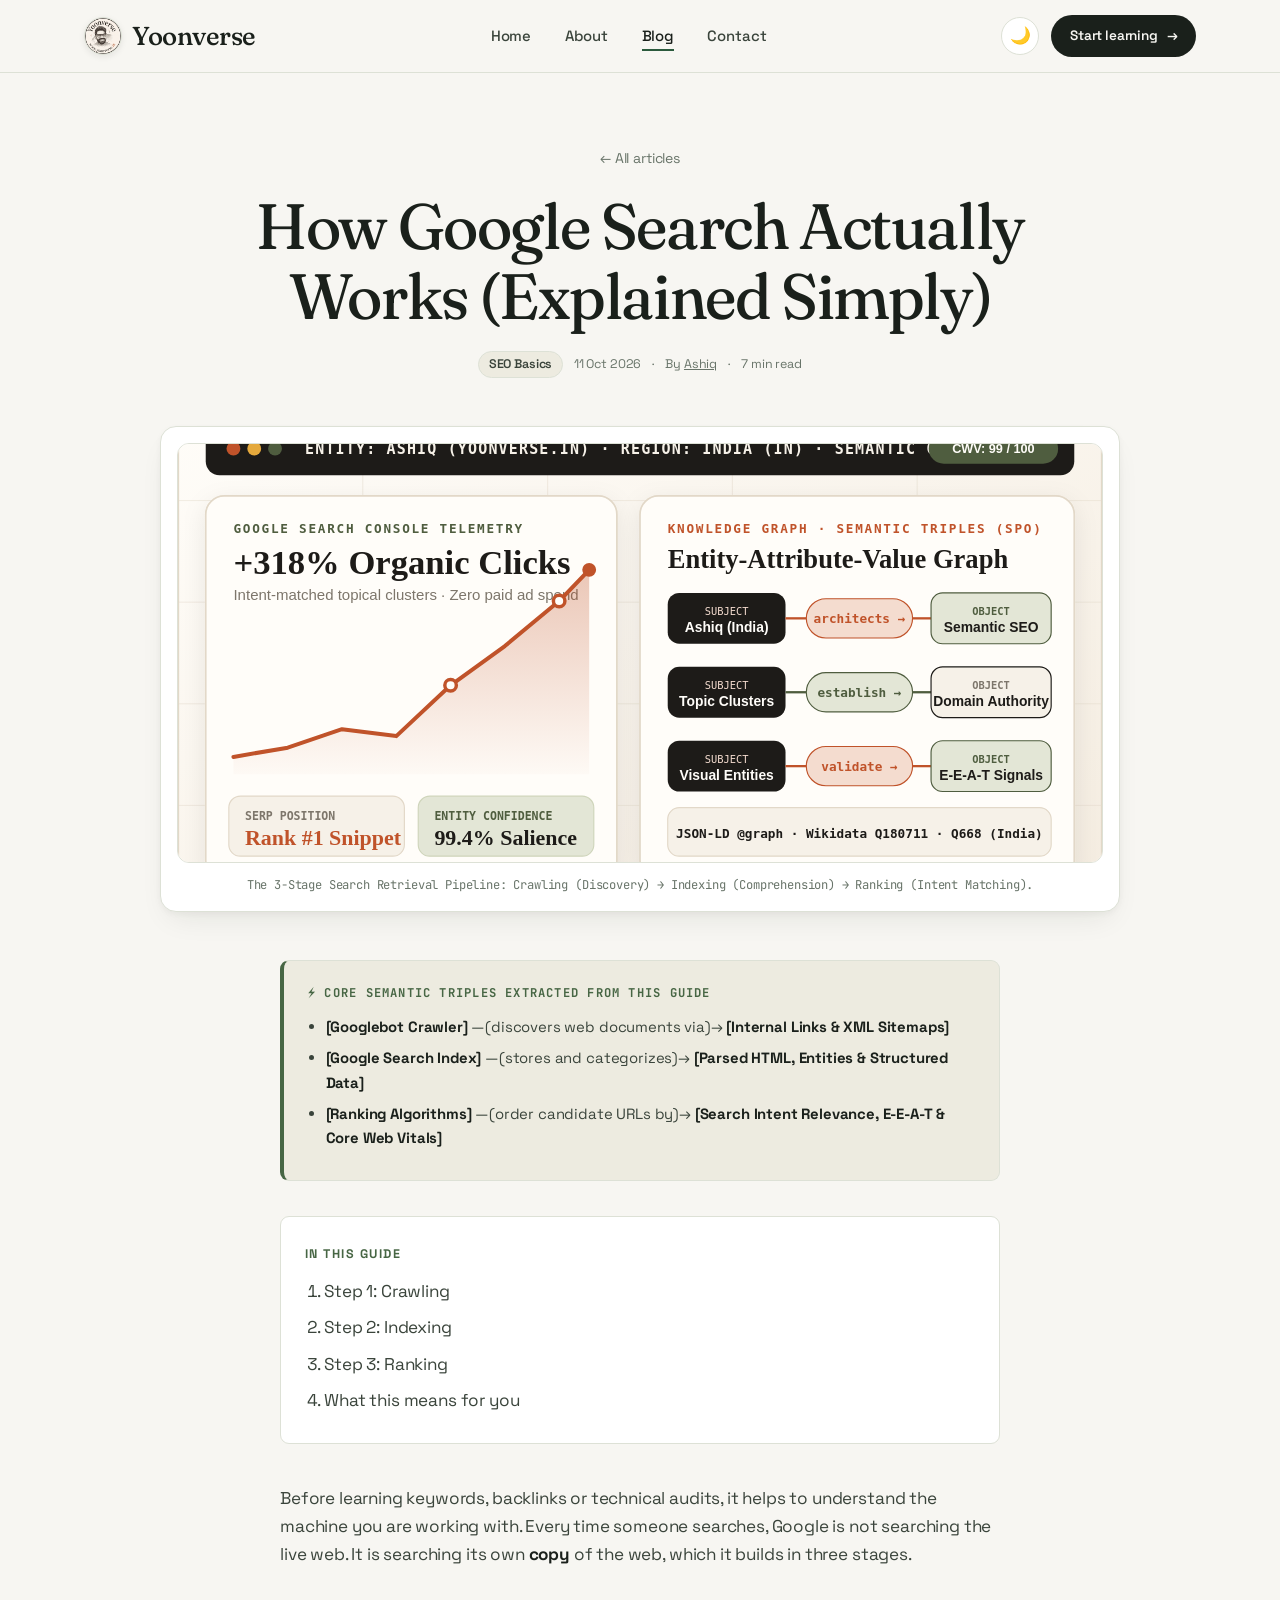
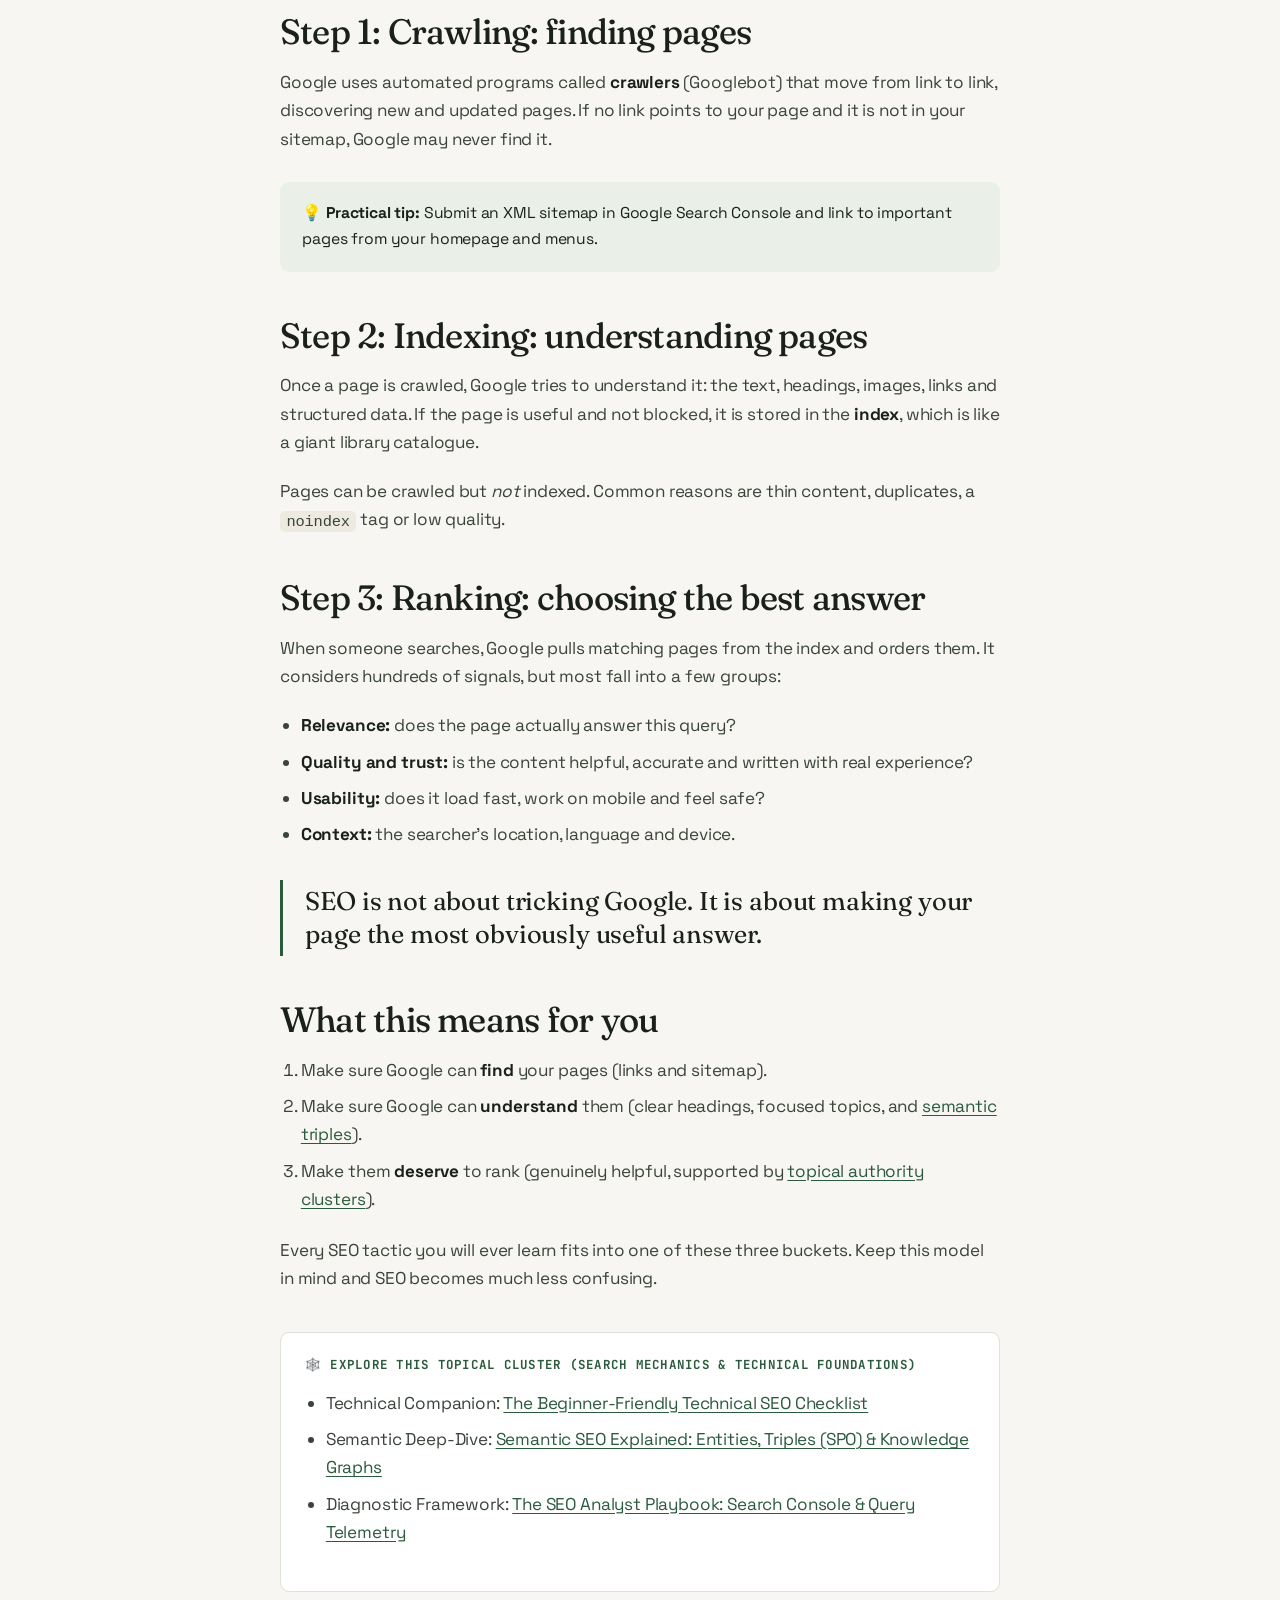
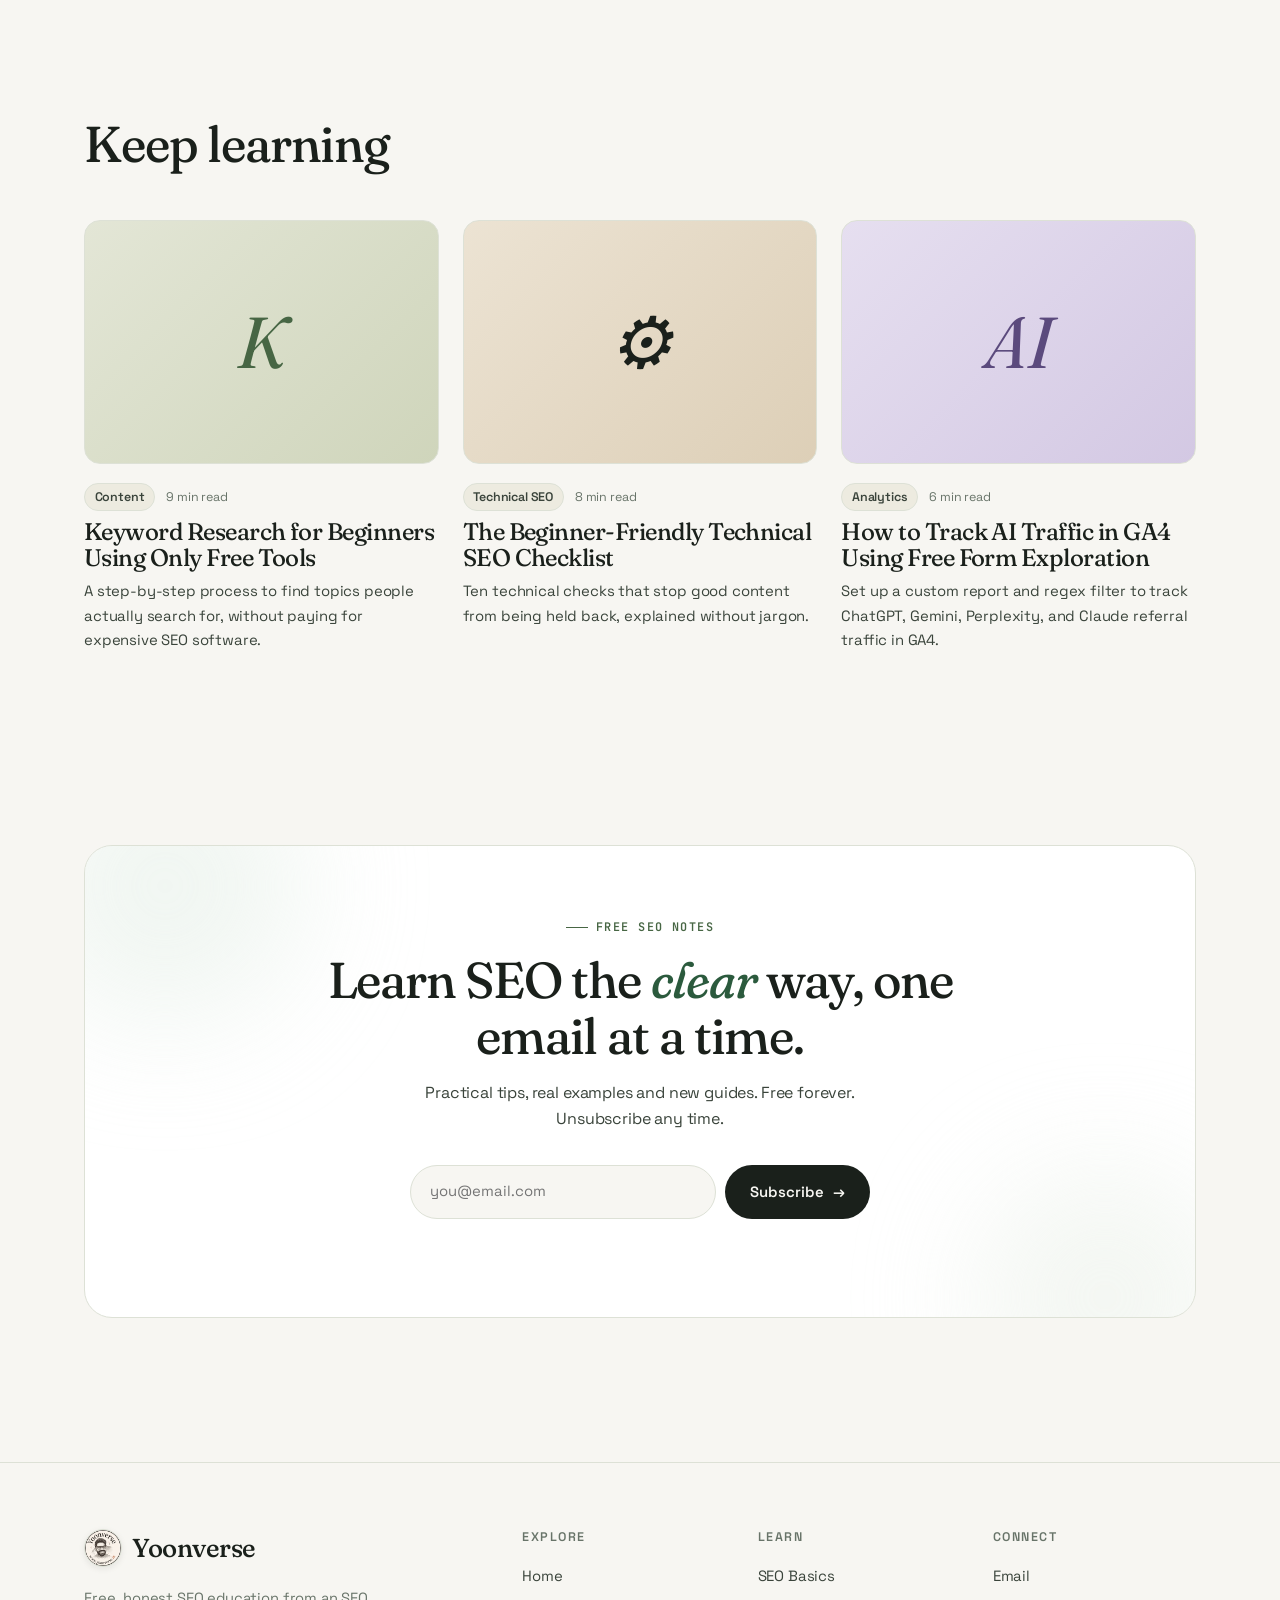
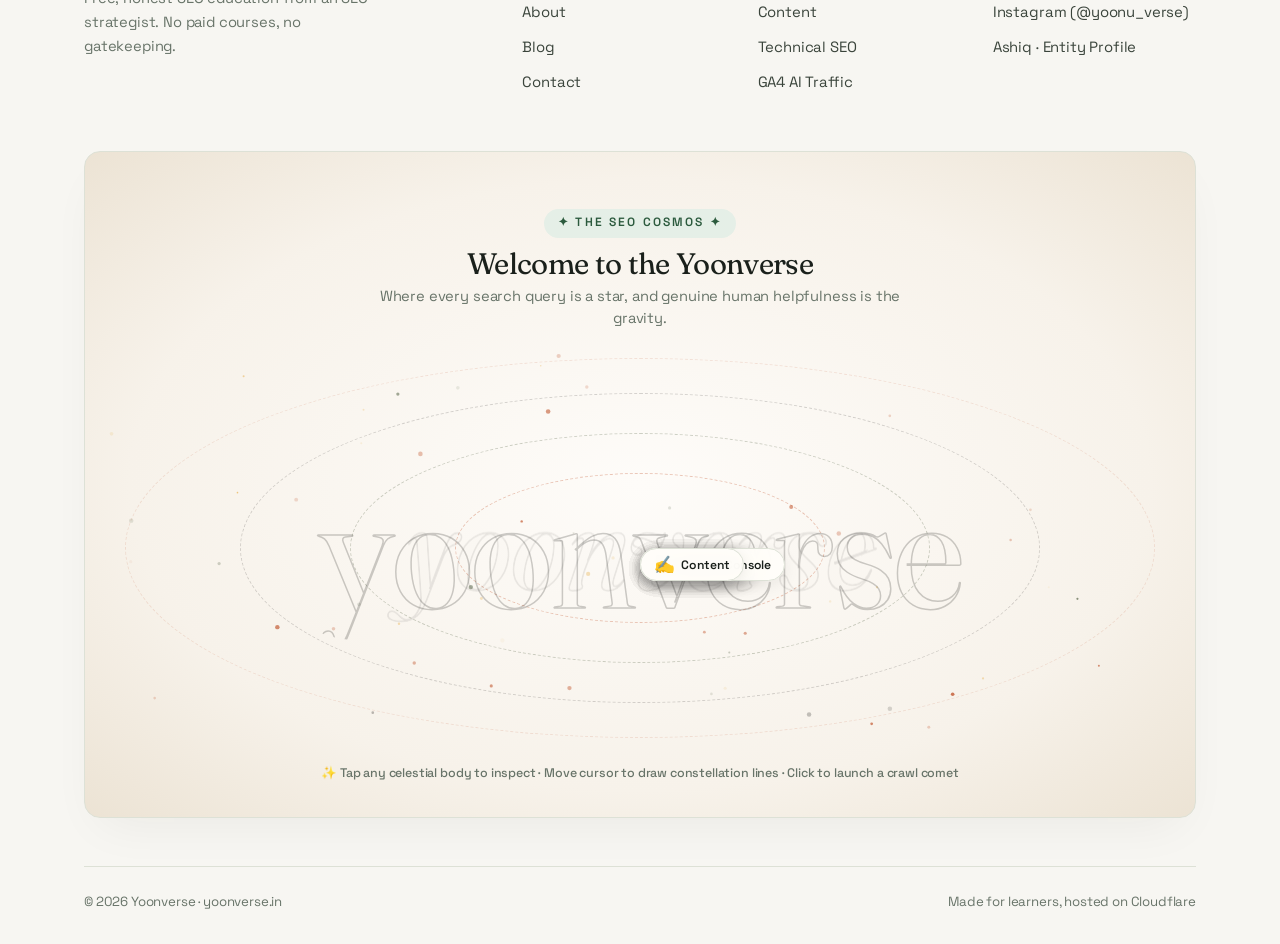
<file: blog/how-google-search-works.html>
<!DOCTYPE html>
<html lang="en-IN">

<head>
  <meta charset="UTF-8">
  <meta name="viewport" content="width=device-width, initial-scale=1.0">
  <title>How Google Search Actually Works (Explained Simply) | Yoonverse</title>
  <meta name="description"
    content="Crawling, indexing and ranking explained in plain language, so you understand what SEO is really about before you touch a single tool.">
  <meta name="author" content="Ashiq">
  <meta name="geo.region" content="IN">
  <meta name="geo.placename" content="India">
  <link rel="canonical" href="https://yoonverse.in/blog/how-google-search-works">
  <meta name="robots" content="index, follow, max-image-preview:large">
  <meta name="theme-color" content="#f6f1e8">
  <meta property="og:type" content="article">
  <meta property="og:site_name" content="Yoonverse">
  <meta property="og:title" content="How Google Search Actually Works (Explained Simply) | Yoonverse">
  <meta property="og:description"
    content="Crawling, indexing and ranking explained in plain language, so you understand what SEO is really about before you touch a single tool.">
  <meta property="og:url" content="https://yoonverse.in/blog/how-google-search-works">
  <meta name="twitter:card" content="summary_large_image">
  <link rel="icon" href="/favicon.ico" sizes="any">
  <link rel="icon" href="/favicon-32x32.png" type="image/png">
  <link rel="apple-touch-icon" href="/apple-touch-icon.png">
  <meta property="og:image" content="https://yoonverse.in/ashiq-seo-analyst-semantic-graph-india.jpg">
  <link rel="preconnect" href="https://fonts.googleapis.com">
  <link rel="preconnect" href="https://fonts.gstatic.com" crossorigin>
  <link
    href="https://fonts.googleapis.com/css2?family=Fraunces:ital,opsz,wght@0,9..144,400..700;1,9..144,400..600&family=JetBrains+Mono:ital,wght@0,400;0,500;0,600;1,400&family=Space+Grotesk:wght@400;500;600;700&display=swap"
    rel="stylesheet">
  <link rel="stylesheet" href="/style.css?v=4.1">
  <script>(function () { try { const t = localStorage.getItem('yoonverse_theme'); if (t === 'dark' || (!t && window.matchMedia('(prefers-color-scheme:dark)').matches)) { document.documentElement.setAttribute('data-theme', 'dark'); } } catch (e) { } })();</script>
  <script
    type="application/ld+json">{"@context":"https://schema.org","@type":"BlogPosting","headline":"How Google Search Actually Works (Explained Simply)","description":"Crawling, indexing and ranking explained in plain language, so you understand what SEO is really about before you touch a single tool.","datePublished":"2026-10-11","dateModified":"2026-10-18","inLanguage":"en-IN","mainEntityOfPage":"https://yoonverse.in/blog/how-google-search-works","author":{"@type":"Person","@id":"https://yoonverse.in/#ashiq","name":"Ashiq","jobTitle":"SEO Strategist & Organic Search Analyst","url":"https://yoonverse.in/about","workLocation":{"@type":"Country","name":"India","sameAs":"https://www.wikidata.org/wiki/Q668"}},"publisher":{"@type":"Organization","@id":"https://yoonverse.in/#organization","name":"Yoonverse","url":"https://yoonverse.in"}}</script>
</head>

<body>
  <div class="progress"></div>
  <header class="site-header">
    <nav class="container nav" aria-label="Main">
      <a href="/" class="logo" id="logo"><img src="/yoonverse.webp" alt="Yoonverse" class="logo-img" width="38"
          height="38"
          style="width:38px;height:38px;max-width:38px;max-height:38px;border-radius:50%;object-fit:cover;display:inline-block;vertical-align:middle;border:1px solid var(--line);box-shadow:0 2px 6px rgba(29,27,24,.08);">Yoonverse</a>
      <ul class="nav-links">
        <li><a href="/">Home</a></li>
        <li><a href="/about">About</a></li>
        <li><a href="/blog/">Blog</a></li>
        <li><a href="/contact">Contact</a></li>
        <li class="mobile-cta-item"><a href="/blog/" class="mobile-menu-cta">Start learning →</a></li>
      </ul>
      <div class="nav-actions">
        <button class="theme-btn" id="themeBtn" aria-label="Toggle dark mode" title="Toggle theme"><span
            class="theme-icon">🌙</span></button>
        <a href="/blog/" class="btn btn-dark btn-sm" id="nav-cta">Start learning <span class="arrow">→</span></a>
        <button class="menu-btn" aria-label="Open menu" aria-expanded="false"><span></span><span></span></button>
      </div>
    </nav>
  </header>
  <main>
    <article>
      <header class="article-head container">
        <a href="/blog/" class="back-link">← All articles</a>
        <h1 class="reveal">How Google Search Actually Works (Explained Simply)</h1>
        <div class="post-meta reveal d1"><span class="tag">SEO Basics</span><span>11 Oct
            2026</span><span>·</span><span>By <a href="/about">Ashiq</a></span><span>·</span><span>7 min read</span></div>
      </header>
      <div class="container">
        <figure class="article-figure reveal">
          <img src="/ashiq-semantic-seo-architecture-india.svg"
            alt="Googlebot crawling, indexing, and semantic ranking architecture diagram by Ashiq at Yoonverse India"
            width="800" height="440" fetchpriority="high" loading="eager" decoding="async">
          <figcaption>The 3-Stage Search Retrieval Pipeline: Crawling (Discovery) → Indexing (Comprehension) → Ranking (Intent Matching).</figcaption>
        </figure>
      </div>
      <div class="container">
        <div class="article-body prose">
          <div class="article-triples-box">
            <strong class="triples-title">⚡ Core Semantic Triples Extracted From This Guide</strong>
            <ul>
              <li><strong>[Googlebot Crawler]</strong> —(discovers web documents via)→ <strong>[Internal Links &amp; XML Sitemaps]</strong></li>
              <li><strong>[Google Search Index]</strong> —(stores and categorizes)→ <strong>[Parsed HTML, Entities &amp; Structured Data]</strong></li>
              <li><strong>[Ranking Algorithms]</strong> —(order candidate URLs by)→ <strong>[Search Intent Relevance, E-E-A-T &amp; Core Web Vitals]</strong></li>
            </ul>
          </div>
          <div class="toc"><strong>In this guide</strong>
            <ol>
              <li><a href="#crawl">Step 1: Crawling</a></li>
              <li><a href="#index">Step 2: Indexing</a></li>
              <li><a href="#rank">Step 3: Ranking</a></li>
              <li><a href="#means">What this means for you</a></li>
            </ol>
          </div>
          <p>Before learning keywords, backlinks or technical audits, it helps to understand the machine you are working
            with. Every time someone searches, Google is not searching the live web. It is searching its own
            <strong>copy</strong> of the web, which it builds in three stages.
          </p>
          <h2 id="crawl">Step 1: Crawling: finding pages</h2>
          <p>Google uses automated programs called <strong>crawlers</strong> (Googlebot) that move from link to link,
            discovering new and updated pages. If no link points to your page and it is not in your sitemap, Google may
            never find it.</p>
          <div class="callout">💡 <strong>Practical tip:</strong> Submit an XML sitemap in Google Search Console and
            link to important pages from your homepage and menus.</div>
          <h2 id="index">Step 2: Indexing: understanding pages</h2>
          <p>Once a page is crawled, Google tries to understand it: the text, headings, images, links and structured
            data. If the page is useful and not blocked, it is stored in the <strong>index</strong>, which is like a
            giant library catalogue.</p>
          <p>Pages can be crawled but <em>not</em> indexed. Common reasons are thin content, duplicates, a
            <code>noindex</code> tag or low quality.
          </p>
          <h2 id="rank">Step 3: Ranking: choosing the best answer</h2>
          <p>When someone searches, Google pulls matching pages from the index and orders them. It considers hundreds of
            signals, but most fall into a few groups:</p>
          <ul>
            <li><strong>Relevance:</strong> does the page actually answer this query?</li>
            <li><strong>Quality and trust:</strong> is the content helpful, accurate and written with real experience?
            </li>
            <li><strong>Usability:</strong> does it load fast, work on mobile and feel safe?</li>
            <li><strong>Context:</strong> the searcher's location, language and device.</li>
          </ul>
          <blockquote>SEO is not about tricking Google. It is about making your page the most obviously useful answer.
          </blockquote>
          <h2 id="means">What this means for you</h2>
          <ol>
            <li>Make sure Google can <strong>find</strong> your pages (links and sitemap).</li>
            <li>Make sure Google can <strong>understand</strong> them (clear headings, focused topics, and <a href="/blog/semantic-seo-triples-knowledge-graph">semantic triples</a>).</li>
            <li>Make them <strong>deserve</strong> to rank (genuinely helpful, supported by <a href="/blog/topical-authority-content-clusters">topical authority clusters</a>).</li>
          </ol>
          <p>Every SEO tactic you will ever learn fits into one of these three buckets. Keep this model in mind and SEO
            becomes much less confusing.</p>
          <div class="article-cluster-nav">
            <h4>🕸️ Explore This Topical Cluster (Search Mechanics &amp; Technical Foundations)</h4>
            <ul>
              <li>Technical Companion: <a href="/blog/technical-seo-checklist">The Beginner-Friendly Technical SEO Checklist</a></li>
              <li>Semantic Deep-Dive: <a href="/blog/semantic-seo-triples-knowledge-graph">Semantic SEO Explained: Entities, Triples (SPO) &amp; Knowledge Graphs</a></li>
              <li>Diagnostic Framework: <a href="/blog/seo-analyst-search-console-audit-framework">The SEO Analyst Playbook: Search Console &amp; Query Telemetry</a></li>
            </ul>
          </div>
        </div>
      </div>
    </article>
    <section class="section" style="padding-top:2rem">
      <div class="container">
        <div class="section-head">
          <h2>Keep learning</h2>
        </div>
        <div class="posts">
          <a href="/blog/keyword-research-for-beginners" class="post-card reveal d1" data-cat="content">
            <div class="post-thumb t2"><span class="glyph">K</span></div>
            <div class="post-meta"><span class="tag">Content</span><span>9 min read</span></div>
            <h3>Keyword Research for Beginners Using Only Free Tools</h3>
            <p>A step-by-step process to find topics people actually search for, without paying for expensive SEO
              software.</p>
          </a>
          <a href="/blog/technical-seo-checklist" class="post-card reveal d2" data-cat="technical">
            <div class="post-thumb t3"><span class="glyph">⚙</span></div>
            <div class="post-meta"><span class="tag">Technical SEO</span><span>8 min read</span></div>
            <h3>The Beginner-Friendly Technical SEO Checklist</h3>
            <p>Ten technical checks that stop good content from being held back, explained without jargon.</p>
          </a>
          <a href="/blog/how-to-track-ai-traffic-in-ga4" class="post-card reveal d3" data-cat="analytics">
            <div class="post-thumb t4"><span class="glyph">AI</span></div>
            <div class="post-meta"><span class="tag">Analytics</span><span>6 min read</span></div>
            <h3>How to Track AI Traffic in GA4 Using Free Form Exploration</h3>
            <p>Set up a custom report and regex filter to track ChatGPT, Gemini, Perplexity, and Claude referral traffic in GA4.</p>
          </a>
        </div>
      </div>
    </section>

    <section class="section">
      <div class="container">
        <div class="cta reveal">
          <span class="eyebrow">Free SEO notes</span>
          <h2>Learn SEO the <em class="accent">clear</em> way, one email at a time.</h2>
          <p>Practical tips, real examples and new guides. Free forever. Unsubscribe any time.</p>
          <form class="subscribe" data-mailto="hello@yoonverse.in" id="subscribe-form">
            <input type="hidden" name="subject" value="Subscribe me to Yoonverse SEO notes">
            <input type="email" name="email" placeholder="you@email.com" required aria-label="Email address"
              id="subscribe-email">
            <button class="btn btn-dark" type="submit" id="subscribe-btn">Subscribe <span
                class="arrow">→</span></button>
          </form>
          <div class="form-msg"></div>
        </div>
      </div>
    </section>
  </main>
  <footer class="site-footer">
    <div class="container">
      <div class="footer-grid">
        <div>
          <a href="/" class="logo"><img src="/yoonverse.webp" alt="Yoonverse" class="logo-img" width="38" height="38"
              style="width:38px;height:38px;max-width:38px;max-height:38px;border-radius:50%;object-fit:cover;display:inline-block;vertical-align:middle;border:1px solid var(--line);box-shadow:0 2px 6px rgba(29,27,24,.08);">Yoonverse</a>
          <p>Free, honest SEO education from an SEO strategist. No paid courses, no gatekeeping.</p>
        </div>
        <div>
          <h4>Explore</h4>
          <ul>
            <li><a href="/">Home</a></li>
            <li><a href="/about">About</a></li>
            <li><a href="/blog/">Blog</a></li>
            <li><a href="/contact">Contact</a></li>
          </ul>
        </div>
        <div>
          <h4>Learn</h4>
          <ul>
            <li><a href="/blog/how-google-search-works">SEO Basics</a></li>
            <li><a href="/blog/keyword-research-for-beginners">Content</a></li>
            <li><a href="/blog/technical-seo-checklist">Technical SEO</a></li>
            <li><a href="/blog/how-to-track-ai-traffic-in-ga4">GA4 AI Traffic</a></li>
          </ul>
        </div>
        <div>
          <h4>Connect</h4>
          <ul>
            <li><a href="mailto:hello@yoonverse.in">Email</a></li>
            <li><a href="https://www.instagram.com/yoonu_verse/" target="_blank" rel="noopener me">Instagram (@yoonu_verse)</a></li>
            <li><a href="/about">Ashiq · Entity Profile</a></li>
          </ul>
        </div>
      </div>
      <!-- THE SEO COSMOS (UNIVERSE OF SEO) -->
      <div class="seo-cosmos-zone" id="seoCosmos">
        <div class="cosmos-header">
          <span class="cosmos-badge">✦ The SEO Cosmos ✦</span>
          <h3 class="cosmos-title">Welcome to the Yoonverse</h3>
          <p class="cosmos-caption">Where every search query is a star, and genuine human helpfulness is the gravity.
          </p>
        </div>

        <div class="cosmos-stage">
          <!-- Interactive Canvas for stars, constellation web, and comets -->
          <canvas class="cosmos-canvas" id="cosmosCanvas"></canvas>

          <!-- Orbital Ring Tracks -->
          <div class="cosmos-orbit orbit-1" aria-hidden="true"></div>
          <div class="cosmos-orbit orbit-2" aria-hidden="true"></div>
          <div class="cosmos-orbit orbit-3" aria-hidden="true"></div>
          <div class="cosmos-orbit orbit-4" aria-hidden="true"></div>

          <!-- Orbiting SEO Celestial Bodies -->
          <div class="celestial-body planet-intent" data-name="Search Intent"
            data-desc="The gravitational core of modern SEO. Search engines reward whatever answers the human question best."
            tabindex="0">
            <span class="body-icon">🪐</span>
            <span class="body-tag">Intent</span>
          </div>

          <div class="celestial-body planet-ai" data-name="AI Overviews &amp; GEO"
            data-desc="Generative Engine Optimization: earning citations in ChatGPT, Gemini, and Perplexity answer capsules."
            tabindex="0">
            <span class="body-icon">✦</span>
            <span class="body-tag">AI Search</span>
          </div>

          <div class="celestial-body planet-bot" data-name="Googlebot Explorer"
            data-desc="Orbiting the web 24/7, traversing sitemaps and following internal links."
            tabindex="0">
            <span class="body-icon">🛰️</span>
            <span class="body-tag">Googlebot</span>
          </div>

          <div class="celestial-body planet-eeat" data-name="E-E-A-T Star"
            data-desc="Experience, Expertise, Authoritativeness &amp; Trust radiating through every guide."
            tabindex="0">
            <span class="body-icon">☀️</span>
            <span class="body-tag">E-E-A-T</span>
          </div>

          <div class="celestial-body planet-schema" data-name="Semantic Schema"
            data-desc="Structured JSON-LD entity data translating human prose directly into machine knowledge graphs."
            tabindex="0">
            <span class="body-icon">🧩</span>
            <span class="body-tag">Schema</span>
          </div>

          <div class="celestial-body planet-authority" data-name="Topical Authority"
            data-desc="Interconnected guides forming an inescapable cluster of search relevance."
            tabindex="0">
            <span class="body-icon">🌌</span>
            <span class="body-tag">Authority</span>
          </div>

          <div class="celestial-body planet-links" data-name="Backlink Gravity"
            data-desc="Inbound editorial recommendations that curve the algorithmic space-time continuum in your favor."
            tabindex="0">
            <span class="body-icon">🔗</span>
            <span class="body-tag">Backlinks</span>
          </div>

          <div class="celestial-body planet-vitals" data-name="Core Web Vitals"
            data-desc="The physics of speed: smooth LCP, low CLS, and instant INP keep visitors in orbit."
            tabindex="0">
            <span class="body-icon">⚡</span>
            <span class="body-tag">Web Vitals</span>
          </div>

          <div class="celestial-body planet-console" data-name="Search Console Observatory"
            data-desc="Deep space analytics tracking click trajectories, query impressions, and indexation health."
            tabindex="0">
            <span class="body-icon">📡</span>
            <span class="body-tag">Search Console</span>
          </div>

          <div class="celestial-body planet-content" data-name="Helpful Content Pulse"
            data-desc="Genuinely useful human answers that satisfy search intent and outlast every algorithm update."
            tabindex="0">
            <span class="body-icon">✍️</span>
            <span class="body-tag">Content</span>
          </div>

          <!-- The Grand Galactic Core Wordmark with Liquid Flow -->
          <div class="big-word-cosmic" id="cosmicWord">
            <canvas class="liquid-word-canvas" id="liquidWordCanvas"></canvas>
            <span class="cosmic-char">y</span><span class="cosmic-char">o</span><span class="cosmic-char">o</span><span
              class="cosmic-char">n</span><span class="cosmic-char">v</span><span class="cosmic-char">e</span><span
              class="cosmic-char">r</span><span class="cosmic-char">s</span><span class="cosmic-char">e</span>
          </div>

          <!-- Celestial Tooltip -->
          <div class="cosmos-tooltip" id="cosmosTooltip" aria-hidden="true">
            <span class="tooltip-chip">Cosmic SEO Entity</span>
            <strong class="tooltip-title">Search Intent</strong>
            <p class="tooltip-desc">The gravitational center of modern SEO.</p>
          </div>
        </div>

        <div class="cosmos-footer-bar">
          <span class="cosmos-hint"><span class="hint-sparkle">✨</span> Tap any celestial body to inspect · Move cursor
            to draw constellation lines · Click to launch a crawl comet</span>
        </div>
      </div>
      <div class="footer-bottom"><span>© <span data-year>2026</span> Yoonverse · yoonverse.in</span><span>Made for
          learners, hosted on Cloudflare</span></div>
    </div>
  </footer>
  <script src="/script.js?v=4.1" defer></script>
</body>

</html>
</file>
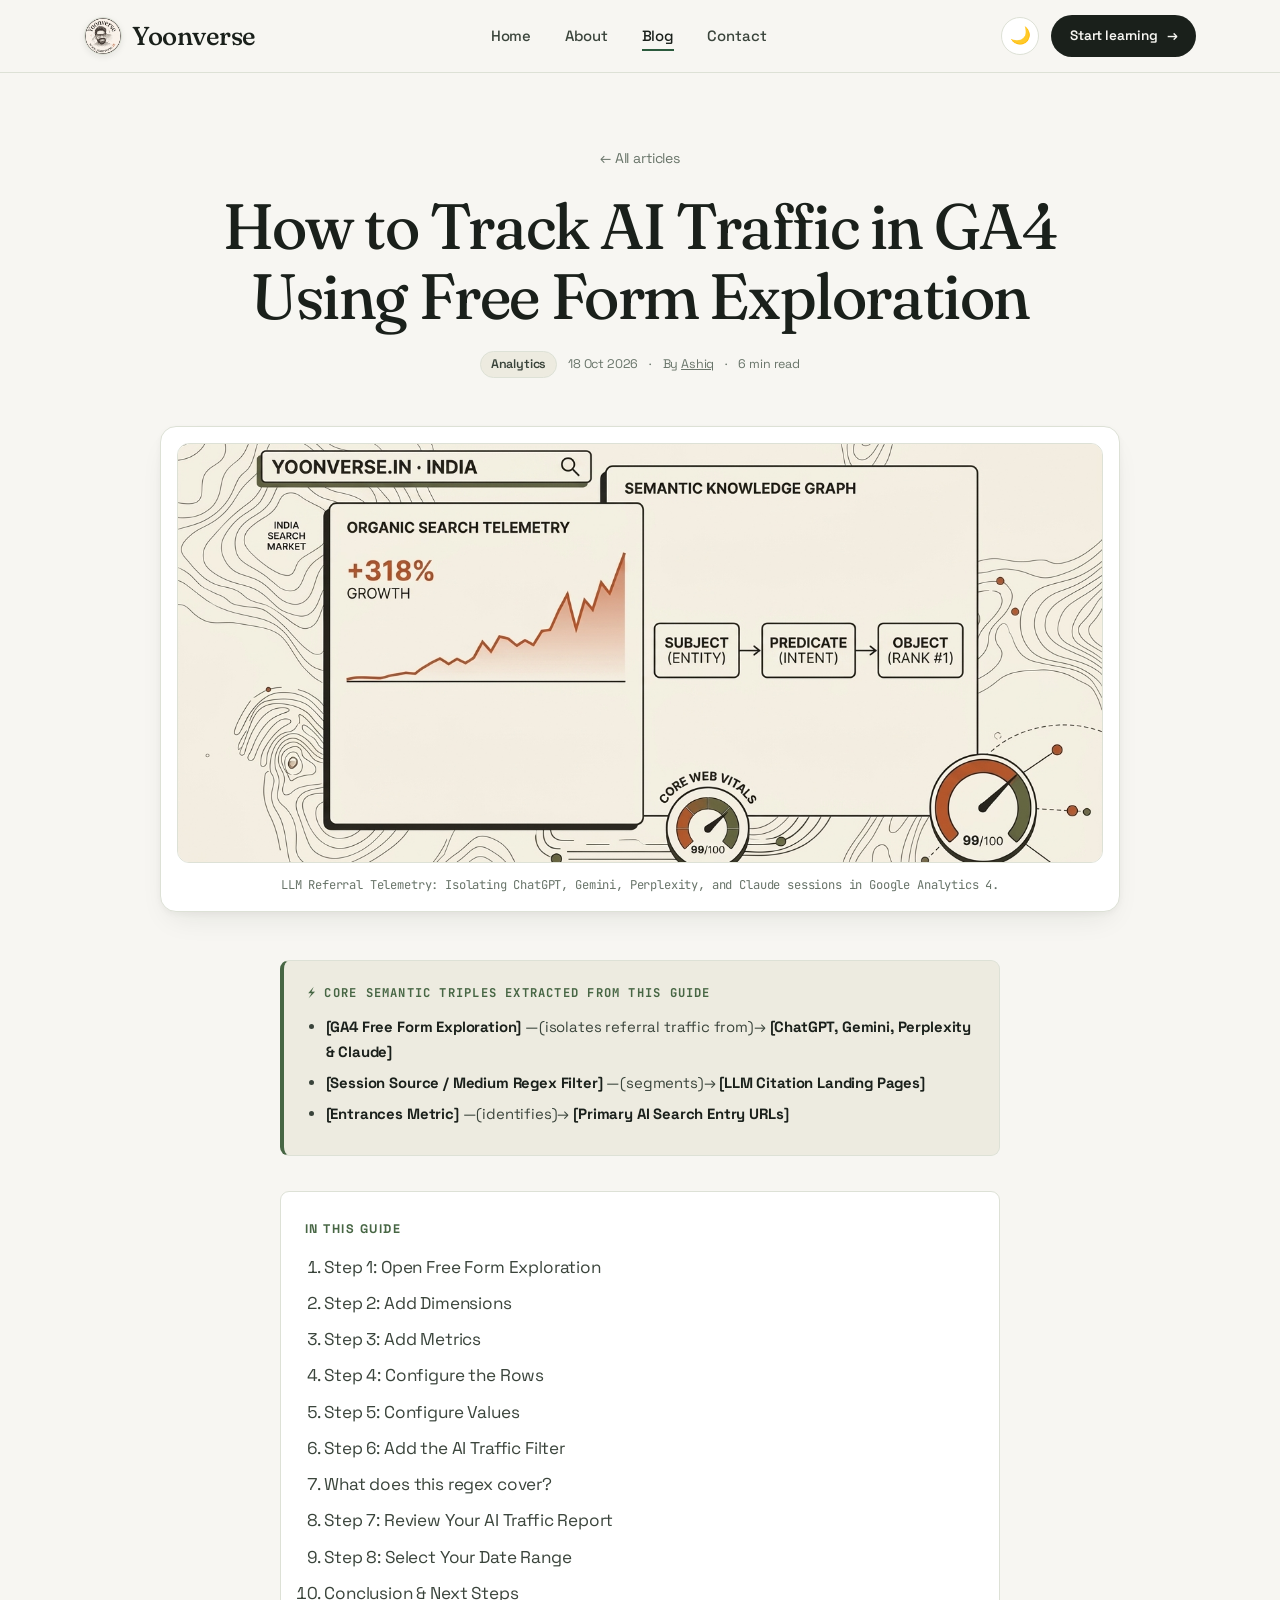
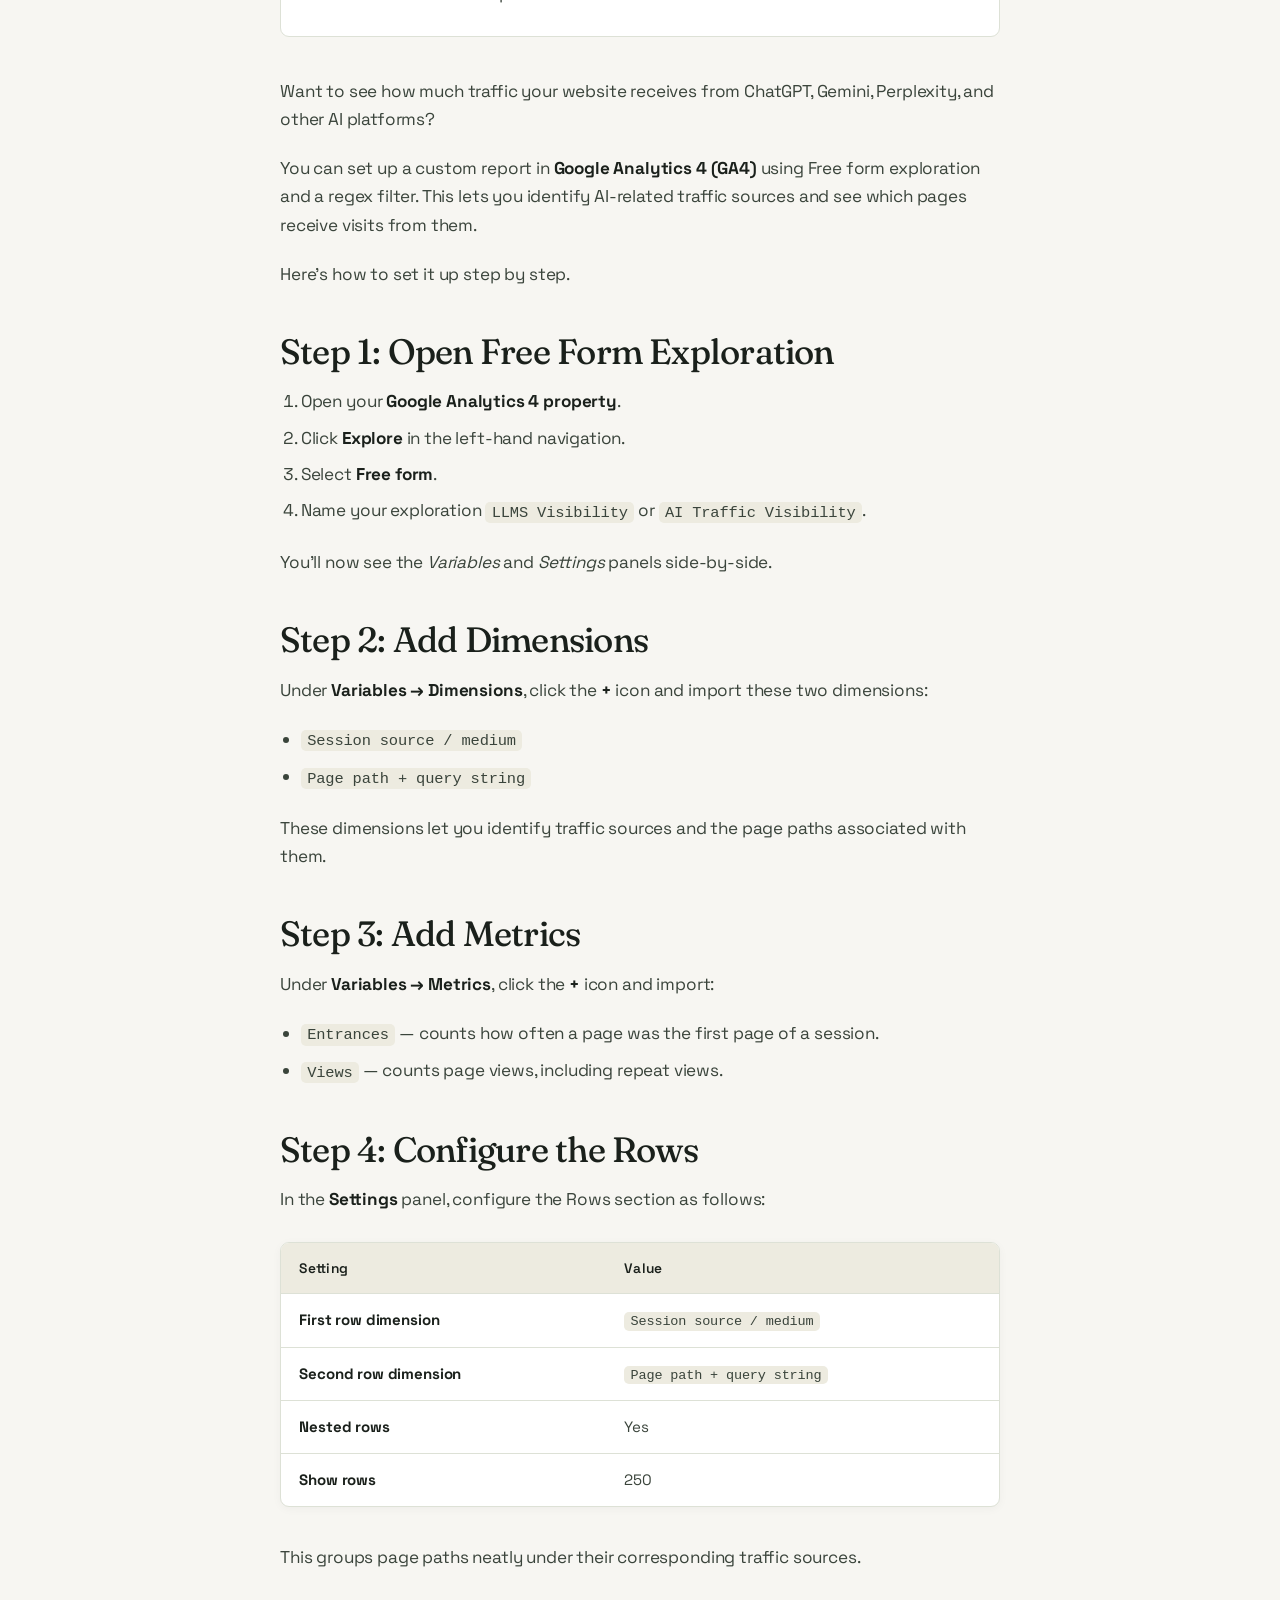
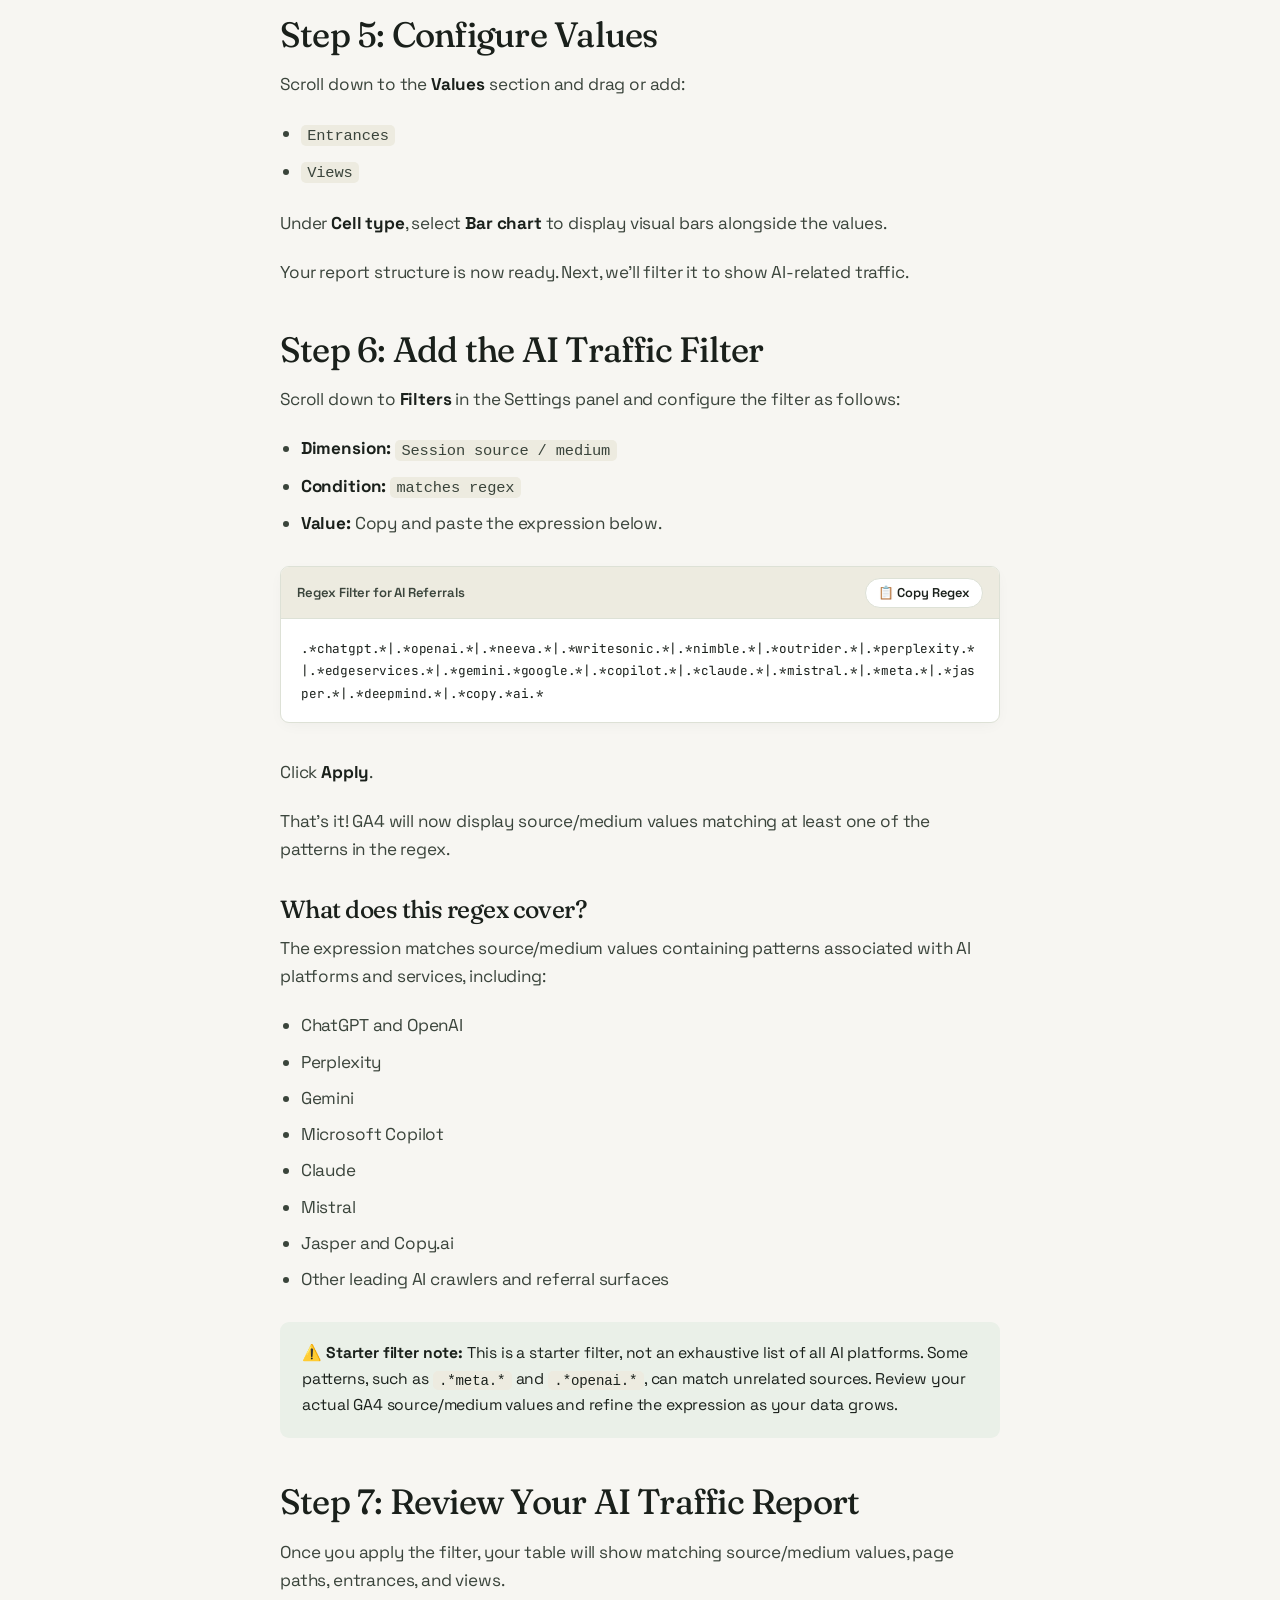
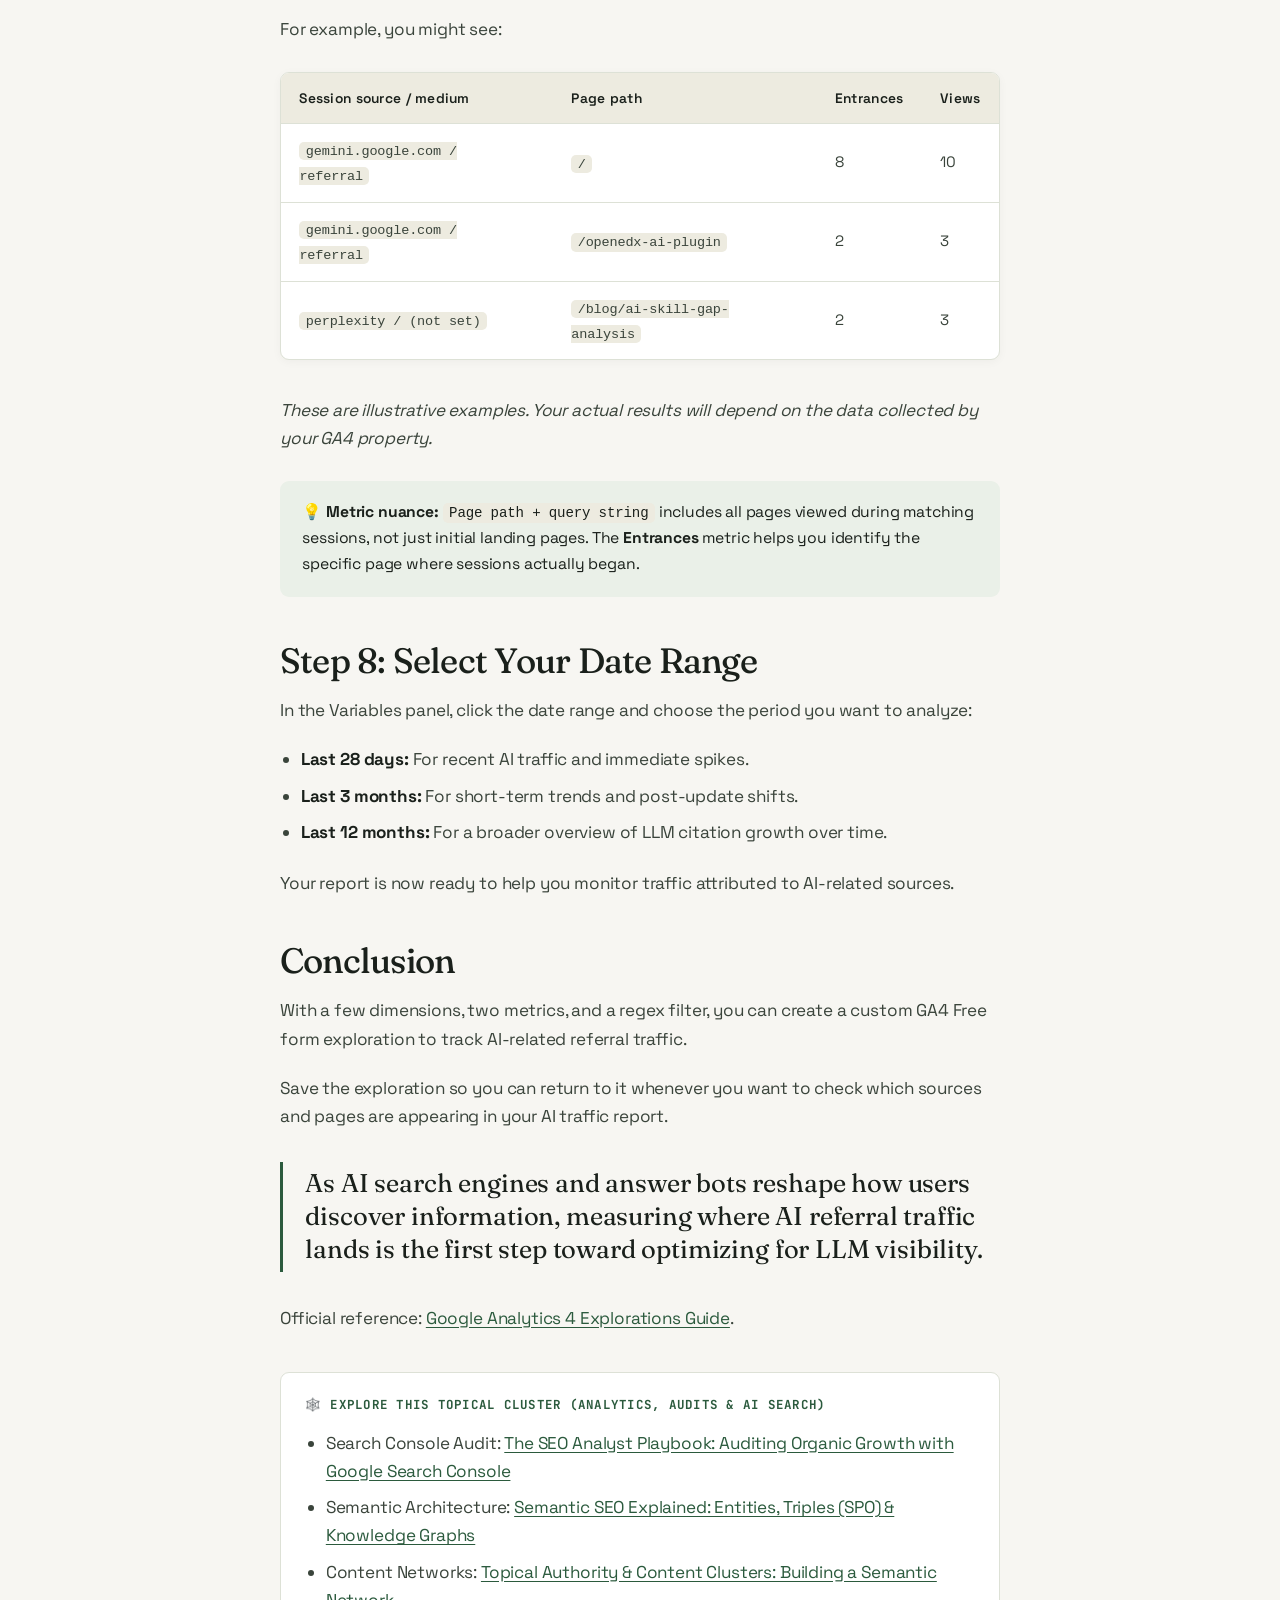
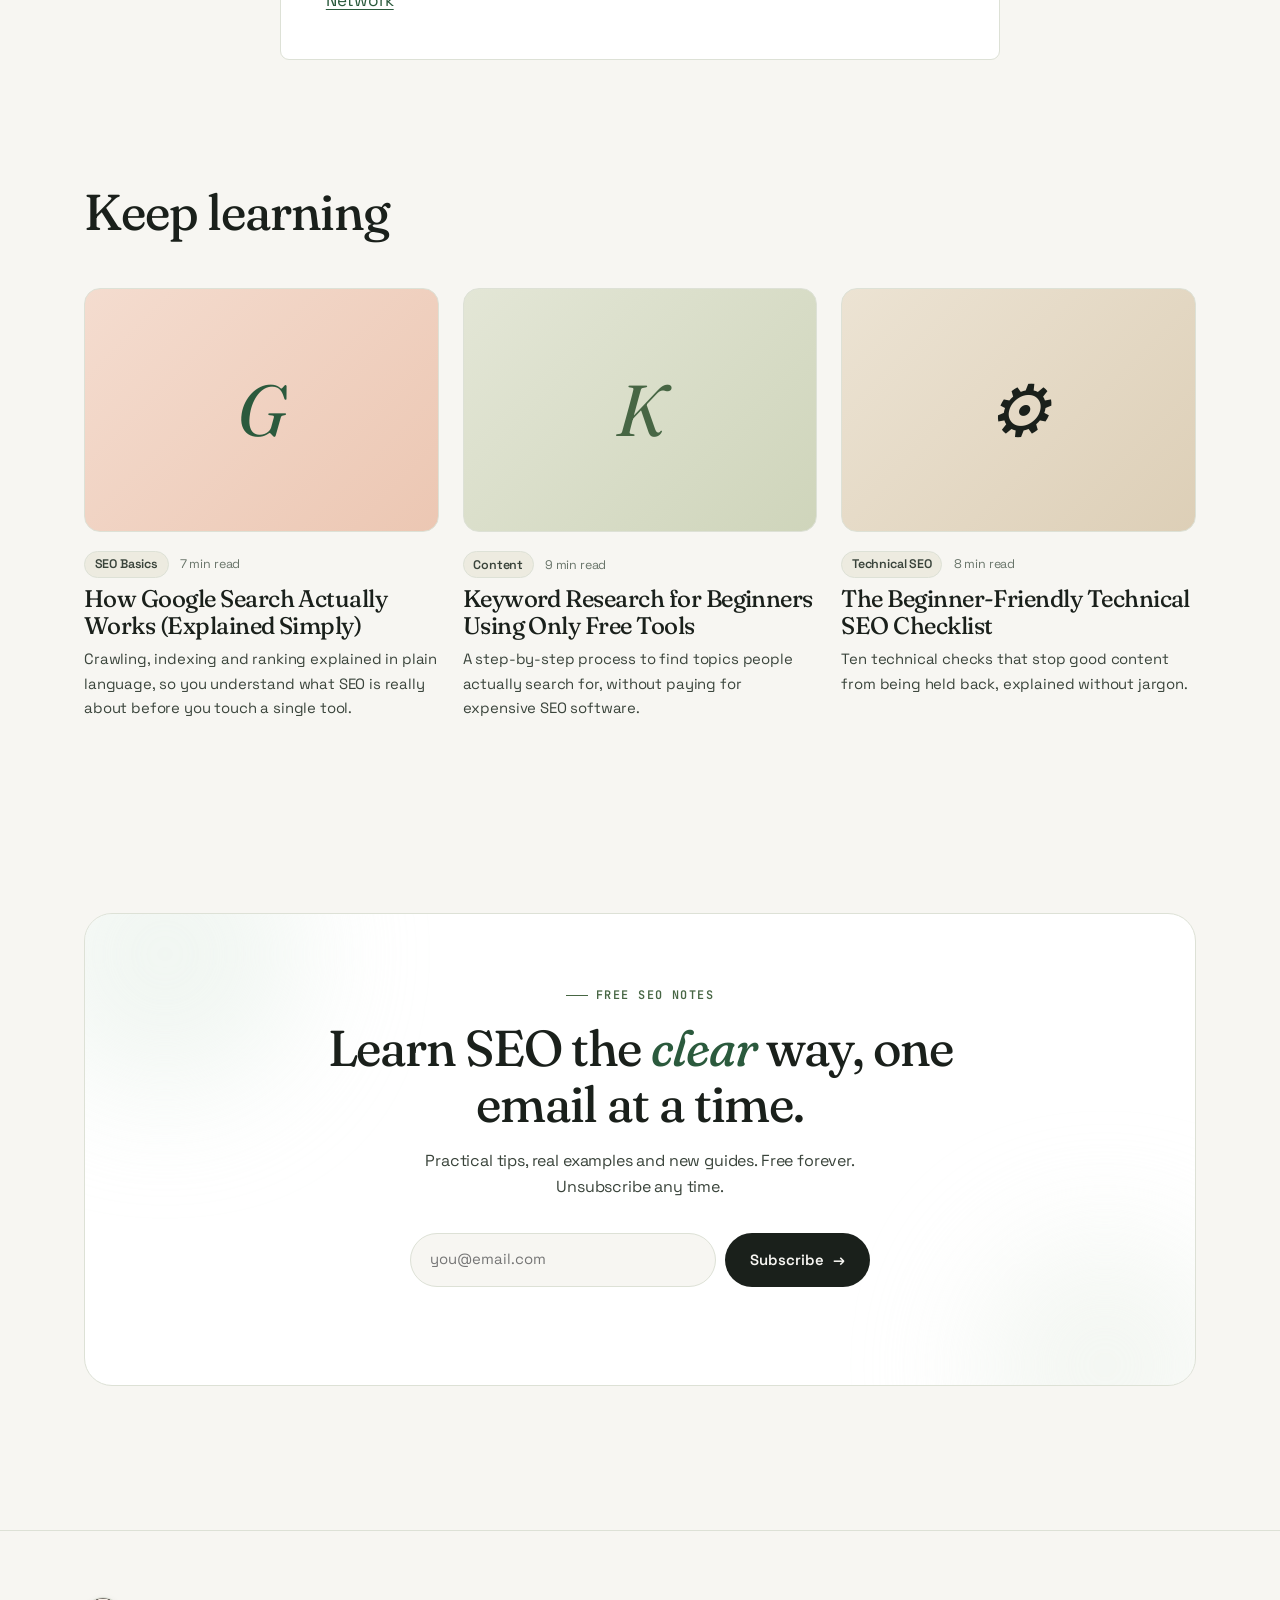
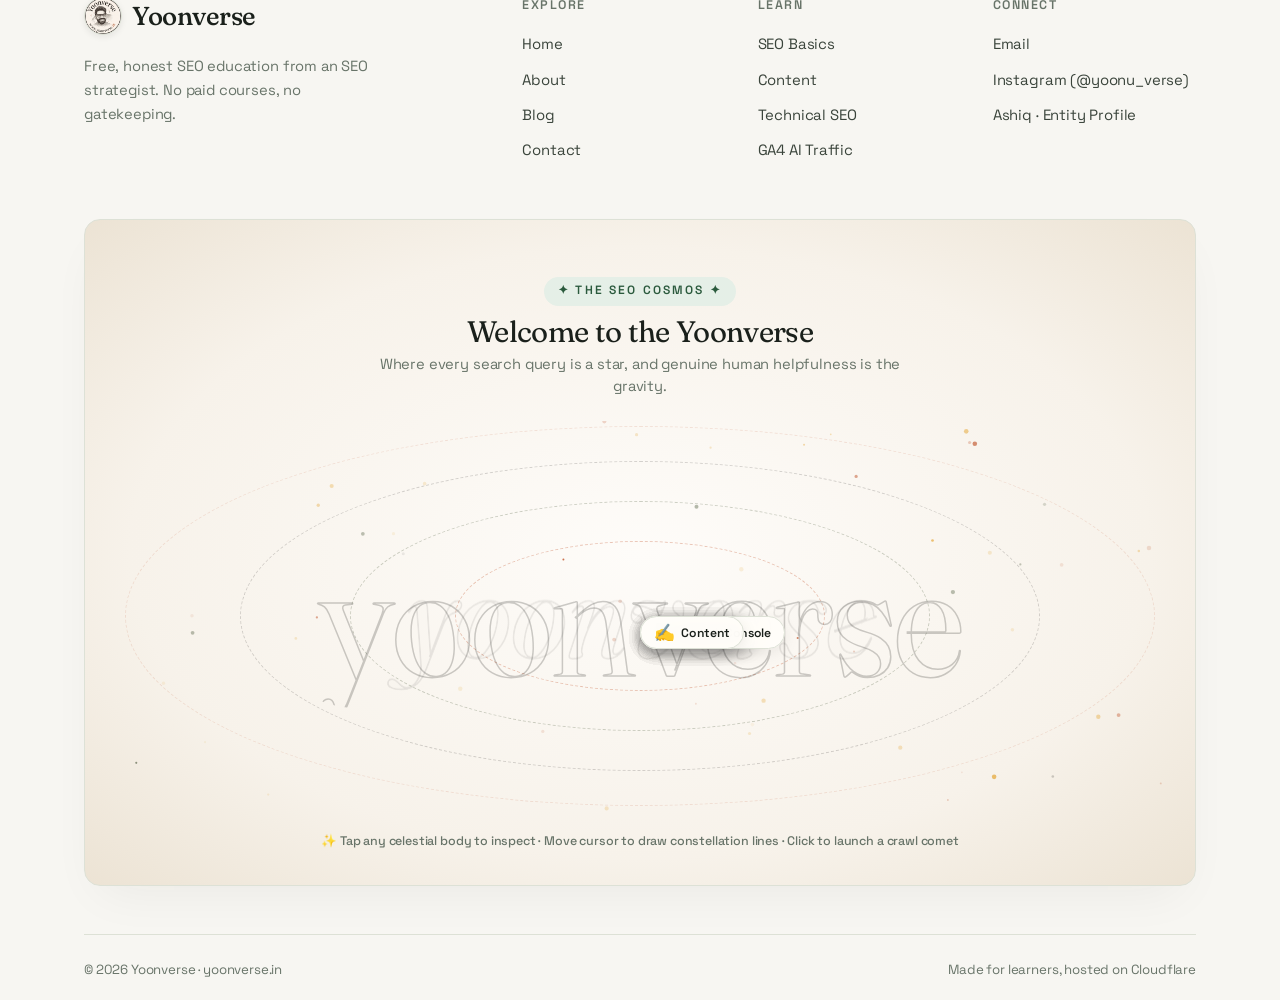
<file: blog/how-to-track-ai-traffic-in-ga4.html>
<!DOCTYPE html>
<html lang="en-IN">

<head>
  <meta charset="UTF-8">
  <meta name="viewport" content="width=device-width, initial-scale=1.0">
  <title>How to Track AI Traffic in GA4 Using Free Form Exploration | Yoonverse</title>
  <meta name="description"
    content="Learn how to track referral traffic from ChatGPT, Gemini, Perplexity, Claude, and other AI platforms in Google Analytics 4 using Free form exploration and a regex filter.">
  <meta name="author" content="Ashiq">
  <meta name="geo.region" content="IN">
  <meta name="geo.placename" content="India">
  <link rel="canonical" href="https://yoonverse.in/blog/how-to-track-ai-traffic-in-ga4">
  <meta name="robots" content="index, follow, max-image-preview:large">
  <meta name="theme-color" content="#f6f1e8">
  <meta property="og:type" content="article">
  <meta property="og:site_name" content="Yoonverse">
  <meta property="og:title" content="How to Track AI Traffic in GA4 Using Free Form Exploration | Yoonverse">
  <meta property="og:description"
    content="Learn how to track referral traffic from ChatGPT, Gemini, Perplexity, Claude, and other AI platforms in Google Analytics 4 using Free form exploration and a regex filter.">
  <meta property="og:url" content="https://yoonverse.in/blog/how-to-track-ai-traffic-in-ga4">
  <meta name="twitter:card" content="summary_large_image">
  <link rel="icon" href="/favicon.ico" sizes="any">
  <link rel="icon" href="/favicon-32x32.png" type="image/png">
  <link rel="apple-touch-icon" href="/apple-touch-icon.png">
  <meta property="og:image" content="https://yoonverse.in/ashiq-seo-analyst-semantic-graph-india.jpg">
  <link rel="preconnect" href="https://fonts.googleapis.com">
  <link rel="preconnect" href="https://fonts.gstatic.com" crossorigin>
  <link
    href="https://fonts.googleapis.com/css2?family=Fraunces:ital,opsz,wght@0,9..144,400..700;1,9..144,400..600&family=JetBrains+Mono:ital,wght@0,400;0,500;0,600;1,400&family=Space+Grotesk:wght@400;500;600;700&display=swap"
    rel="stylesheet">
  <link rel="stylesheet" href="/style.css?v=4.1">
  <script>(function () { try { const t = localStorage.getItem('yoonverse_theme'); if (t === 'dark' || (!t && window.matchMedia('(prefers-color-scheme:dark)').matches)) { document.documentElement.setAttribute('data-theme', 'dark'); } } catch (e) { } })();</script>
  <script
    type="application/ld+json">{"@context":"https://schema.org","@type":"BlogPosting","headline":"How to Track AI Traffic in GA4 Using Free Form Exploration","description":"Learn how to track referral traffic from ChatGPT, Gemini, Perplexity, Claude, and other AI platforms in Google Analytics 4 using Free form exploration and a regex filter.","datePublished":"2026-10-18","dateModified":"2026-10-18","inLanguage":"en-IN","mainEntityOfPage":"https://yoonverse.in/blog/how-to-track-ai-traffic-in-ga4","author":{"@type":"Person","@id":"https://yoonverse.in/#ashiq","name":"Ashiq","jobTitle":"SEO Strategist & Organic Search Analyst","url":"https://yoonverse.in/about","workLocation":{"@type":"Country","name":"India","sameAs":"https://www.wikidata.org/wiki/Q668"}},"publisher":{"@type":"Organization","@id":"https://yoonverse.in/#organization","name":"Yoonverse","url":"https://yoonverse.in"}}</script>
</head>

<body>
  <div class="progress"></div>
  <header class="site-header">
    <nav class="container nav" aria-label="Main">
      <a href="/" class="logo" id="logo"><img src="/yoonverse.webp" alt="Yoonverse" class="logo-img" width="38"
          height="38"
          style="width:38px;height:38px;max-width:38px;max-height:38px;border-radius:50%;object-fit:cover;display:inline-block;vertical-align:middle;border:1px solid var(--line);box-shadow:0 2px 6px rgba(29,27,24,.08);">Yoonverse</a>
      <ul class="nav-links">
        <li><a href="/">Home</a></li>
        <li><a href="/about">About</a></li>
        <li><a href="/blog/">Blog</a></li>
        <li><a href="/contact">Contact</a></li>
        <li class="mobile-cta-item"><a href="/blog/" class="mobile-menu-cta">Start learning →</a></li>
      </ul>
      <div class="nav-actions">
        <button class="theme-btn" id="themeBtn" aria-label="Toggle dark mode" title="Toggle theme"><span
            class="theme-icon">🌙</span></button>
        <a href="/blog/" class="btn btn-dark btn-sm" id="nav-cta">Start learning <span class="arrow">→</span></a>
        <button class="menu-btn" aria-label="Open menu" aria-expanded="false"><span></span><span></span></button>
      </div>
    </nav>
  </header>
  <main>
    <article>
      <header class="article-head container">
        <a href="/blog/" class="back-link">← All articles</a>
        <h1 class="reveal">How to Track AI Traffic in GA4 Using Free Form Exploration</h1>
        <div class="post-meta reveal d1"><span class="tag">Analytics</span><span>18 Oct
            2026</span><span>·</span><span>By <a href="/about">Ashiq</a></span><span>·</span><span>6 min read</span></div>
      </header>
      <div class="container">
        <figure class="article-figure reveal">
          <img src="/ashiq-seo-analyst-semantic-graph-india.jpg"
            alt="GA4 AI referral traffic tracking and Generative Engine Optimization telemetry by Ashiq at Yoonverse India"
            width="1200" height="675" fetchpriority="high" loading="eager" decoding="async">
          <figcaption>LLM Referral Telemetry: Isolating ChatGPT, Gemini, Perplexity, and Claude sessions in Google Analytics 4.</figcaption>
        </figure>
      </div>
      <div class="container">
        <div class="article-body prose">
          <div class="article-triples-box">
            <strong class="triples-title">⚡ Core Semantic Triples Extracted From This Guide</strong>
            <ul>
              <li><strong>[GA4 Free Form Exploration]</strong> —(isolates referral traffic from)→ <strong>[ChatGPT, Gemini, Perplexity &amp; Claude]</strong></li>
              <li><strong>[Session Source / Medium Regex Filter]</strong> —(segments)→ <strong>[LLM Citation Landing Pages]</strong></li>
              <li><strong>[Entrances Metric]</strong> —(identifies)→ <strong>[Primary AI Search Entry URLs]</strong></li>
            </ul>
          </div>
          <div class="toc"><strong>In this guide</strong>
            <ol>
              <li><a href="#step-1">Step 1: Open Free Form Exploration</a></li>
              <li><a href="#step-2">Step 2: Add Dimensions</a></li>
              <li><a href="#step-3">Step 3: Add Metrics</a></li>
              <li><a href="#step-4">Step 4: Configure the Rows</a></li>
              <li><a href="#step-5">Step 5: Configure Values</a></li>
              <li><a href="#step-6">Step 6: Add the AI Traffic Filter</a></li>
              <li><a href="#regex-breakdown">What does this regex cover?</a></li>
              <li><a href="#step-7">Step 7: Review Your AI Traffic Report</a></li>
              <li><a href="#step-8">Step 8: Select Your Date Range</a></li>
              <li><a href="#conclusion">Conclusion & Next Steps</a></li>
            </ol>
          </div>

          <p>Want to see how much traffic your website receives from ChatGPT, Gemini, Perplexity, and other AI platforms?</p>
          <p>You can set up a custom report in <strong>Google Analytics 4 (GA4)</strong> using Free form exploration and a regex filter. This lets you identify AI-related traffic sources and see which pages receive visits from them.</p>
          <p>Here's how to set it up step by step.</p>

          <h2 id="step-1">Step 1: Open Free Form Exploration</h2>
          <ol>
            <li>Open your <strong>Google Analytics 4 property</strong>.</li>
            <li>Click <strong>Explore</strong> in the left-hand navigation.</li>
            <li>Select <strong>Free form</strong>.</li>
            <li>Name your exploration <code>LLMS Visibility</code> or <code>AI Traffic Visibility</code>.</li>
          </ol>
          <p>You'll now see the <em>Variables</em> and <em>Settings</em> panels side-by-side.</p>

          <h2 id="step-2">Step 2: Add Dimensions</h2>
          <p>Under <strong>Variables → Dimensions</strong>, click the <strong>+</strong> icon and import these two dimensions:</p>
          <ul>
            <li><code>Session source / medium</code></li>
            <li><code>Page path + query string</code></li>
          </ul>
          <p>These dimensions let you identify traffic sources and the page paths associated with them.</p>

          <h2 id="step-3">Step 3: Add Metrics</h2>
          <p>Under <strong>Variables → Metrics</strong>, click the <strong>+</strong> icon and import:</p>
          <ul>
            <li><code>Entrances</code> — counts how often a page was the first page of a session.</li>
            <li><code>Views</code> — counts page views, including repeat views.</li>
          </ul>

          <h2 id="step-4">Step 4: Configure the Rows</h2>
          <p>In the <strong>Settings</strong> panel, configure the Rows section as follows:</p>

          <div class="table-wrap">
            <table>
              <thead>
                <tr>
                  <th>Setting</th>
                  <th>Value</th>
                </tr>
              </thead>
              <tbody>
                <tr>
                  <td><strong>First row dimension</strong></td>
                  <td><code>Session source / medium</code></td>
                </tr>
                <tr>
                  <td><strong>Second row dimension</strong></td>
                  <td><code>Page path + query string</code></td>
                </tr>
                <tr>
                  <td><strong>Nested rows</strong></td>
                  <td>Yes</td>
                </tr>
                <tr>
                  <td><strong>Show rows</strong></td>
                  <td>250</td>
                </tr>
              </tbody>
            </table>
          </div>

          <p>This groups page paths neatly under their corresponding traffic sources.</p>

          <h2 id="step-5">Step 5: Configure Values</h2>
          <p>Scroll down to the <strong>Values</strong> section and drag or add:</p>
          <ul>
            <li><code>Entrances</code></li>
            <li><code>Views</code></li>
          </ul>
          <p>Under <strong>Cell type</strong>, select <strong>Bar chart</strong> to display visual bars alongside the values.</p>
          <p>Your report structure is now ready. Next, we'll filter it to show AI-related traffic.</p>

          <h2 id="step-6">Step 6: Add the AI Traffic Filter</h2>
          <p>Scroll down to <strong>Filters</strong> in the Settings panel and configure the filter as follows:</p>
          <ul>
            <li><strong>Dimension:</strong> <code>Session source / medium</code></li>
            <li><strong>Condition:</strong> <code>matches regex</code></li>
            <li><strong>Value:</strong> Copy and paste the expression below.</li>
          </ul>

          <div class="code-box">
            <div class="code-header">
              <span>Regex Filter for AI Referrals</span>
              <button class="code-copy-btn" type="button" data-copy="ai-regex-code" aria-label="Copy regex to clipboard">📋 Copy Regex</button>
            </div>
            <pre><code id="ai-regex-code">.*chatgpt.*|.*openai.*|.*neeva.*|.*writesonic.*|.*nimble.*|.*outrider.*|.*perplexity.*|.*edgeservices.*|.*gemini.*google.*|.*copilot.*|.*claude.*|.*mistral.*|.*meta.*|.*jasper.*|.*deepmind.*|.*copy.*ai.*</code></pre>
          </div>

          <p>Click <strong>Apply</strong>.</p>
          <p>That's it! GA4 will now display source/medium values matching at least one of the patterns in the regex.</p>

          <h3 id="regex-breakdown">What does this regex cover?</h3>
          <p>The expression matches source/medium values containing patterns associated with AI platforms and services, including:</p>
          <ul>
            <li>ChatGPT and OpenAI</li>
            <li>Perplexity</li>
            <li>Gemini</li>
            <li>Microsoft Copilot</li>
            <li>Claude</li>
            <li>Mistral</li>
            <li>Jasper and Copy.ai</li>
            <li>Other leading AI crawlers and referral surfaces</li>
          </ul>

          <div class="callout">
            ⚠️ <strong>Starter filter note:</strong> This is a starter filter, not an exhaustive list of all AI platforms. Some patterns, such as <code>.*meta.*</code> and <code>.*openai.*</code>, can match unrelated sources. Review your actual GA4 source/medium values and refine the expression as your data grows.
          </div>

          <h2 id="step-7">Step 7: Review Your AI Traffic Report</h2>
          <p>Once you apply the filter, your table will show matching source/medium values, page paths, entrances, and views.</p>
          <p>For example, you might see:</p>

          <div class="table-wrap">
            <table>
              <thead>
                <tr>
                  <th>Session source / medium</th>
                  <th>Page path</th>
                  <th>Entrances</th>
                  <th>Views</th>
                </tr>
              </thead>
              <tbody>
                <tr>
                  <td><code>gemini.google.com / referral</code></td>
                  <td><code>/</code></td>
                  <td>8</td>
                  <td>10</td>
                </tr>
                <tr>
                  <td><code>gemini.google.com / referral</code></td>
                  <td><code>/openedx-ai-plugin</code></td>
                  <td>2</td>
                  <td>3</td>
                </tr>
                <tr>
                  <td><code>perplexity / (not set)</code></td>
                  <td><code>/blog/ai-skill-gap-analysis</code></td>
                  <td>2</td>
                  <td>3</td>
                </tr>
              </tbody>
            </table>
          </div>

          <p><em>These are illustrative examples. Your actual results will depend on the data collected by your GA4 property.</em></p>

          <div class="callout">
            💡 <strong>Metric nuance:</strong> <code>Page path + query string</code> includes all pages viewed during matching sessions, not just initial landing pages. The <strong>Entrances</strong> metric helps you identify the specific page where sessions actually began.
          </div>

          <h2 id="step-8">Step 8: Select Your Date Range</h2>
          <p>In the Variables panel, click the date range and choose the period you want to analyze:</p>
          <ul>
            <li><strong>Last 28 days:</strong> For recent AI traffic and immediate spikes.</li>
            <li><strong>Last 3 months:</strong> For short-term trends and post-update shifts.</li>
            <li><strong>Last 12 months:</strong> For a broader overview of LLM citation growth over time.</li>
          </ul>
          <p>Your report is now ready to help you monitor traffic attributed to AI-related sources.</p>

          <h2 id="conclusion">Conclusion</h2>
          <p>With a few dimensions, two metrics, and a regex filter, you can create a custom GA4 Free form exploration to track AI-related referral traffic.</p>
          <p>Save the exploration so you can return to it whenever you want to check which sources and pages are appearing in your AI traffic report.</p>

          <blockquote>As AI search engines and answer bots reshape how users discover information, measuring where AI referral traffic lands is the first step toward optimizing for LLM visibility.</blockquote>

          <p>Official reference: <a href="https://support.google.com/analytics/answer/9327972" target="_blank" rel="noopener">Google Analytics 4 Explorations Guide</a>.</p>
          <div class="article-cluster-nav">
            <h4>🕸️ Explore This Topical Cluster (Analytics, Audits &amp; AI Search)</h4>
            <ul>
              <li>Search Console Audit: <a href="/blog/seo-analyst-search-console-audit-framework">The SEO Analyst Playbook: Auditing Organic Growth with Google Search Console</a></li>
              <li>Semantic Architecture: <a href="/blog/semantic-seo-triples-knowledge-graph">Semantic SEO Explained: Entities, Triples (SPO) &amp; Knowledge Graphs</a></li>
              <li>Content Networks: <a href="/blog/topical-authority-content-clusters">Topical Authority &amp; Content Clusters: Building a Semantic Network</a></li>
            </ul>
          </div>
        </div>
      </div>
    </article>

    <section class="section" style="padding-top:2rem">
      <div class="container">
        <div class="section-head">
          <h2>Keep learning</h2>
        </div>
        <div class="posts">
          <a href="/blog/how-google-search-works" class="post-card reveal d1" data-cat="basics">
            <div class="post-thumb t1"><span class="glyph">G</span></div>
            <div class="post-meta"><span class="tag">SEO Basics</span><span>7 min read</span></div>
            <h3>How Google Search Actually Works (Explained Simply)</h3>
            <p>Crawling, indexing and ranking explained in plain language, so you understand what SEO is really about
              before you touch a single tool.</p>
          </a>
          <a href="/blog/keyword-research-for-beginners" class="post-card reveal d2" data-cat="content">
            <div class="post-thumb t2"><span class="glyph">K</span></div>
            <div class="post-meta"><span class="tag">Content</span><span>9 min read</span></div>
            <h3>Keyword Research for Beginners Using Only Free Tools</h3>
            <p>A step-by-step process to find topics people actually search for, without paying for expensive SEO
              software.</p>
          </a>
          <a href="/blog/technical-seo-checklist" class="post-card reveal d3" data-cat="technical">
            <div class="post-thumb t3"><span class="glyph">⚙</span></div>
            <div class="post-meta"><span class="tag">Technical SEO</span><span>8 min read</span></div>
            <h3>The Beginner-Friendly Technical SEO Checklist</h3>
            <p>Ten technical checks that stop good content from being held back, explained without jargon.</p>
          </a>
        </div>
      </div>
    </section>

    <section class="section">
      <div class="container">
        <div class="cta reveal">
          <span class="eyebrow">Free SEO notes</span>
          <h2>Learn SEO the <em class="accent">clear</em> way, one email at a time.</h2>
          <p>Practical tips, real examples and new guides. Free forever. Unsubscribe any time.</p>
          <form class="subscribe" data-mailto="hello@yoonverse.in" id="subscribe-form">
            <input type="hidden" name="subject" value="Subscribe me to Yoonverse SEO notes">
            <input type="email" name="email" placeholder="you@email.com" required aria-label="Email address"
              id="subscribe-email">
            <button class="btn btn-dark" type="submit" id="subscribe-btn">Subscribe <span
                class="arrow">→</span></button>
          </form>
          <div class="form-msg"></div>
        </div>
      </div>
    </section>
  </main>
  <footer class="site-footer">
    <div class="container">
      <div class="footer-grid">
        <div>
          <a href="/" class="logo"><img src="/yoonverse.webp" alt="Yoonverse" class="logo-img" width="38" height="38"
              style="width:38px;height:38px;max-width:38px;max-height:38px;border-radius:50%;object-fit:cover;display:inline-block;vertical-align:middle;border:1px solid var(--line);box-shadow:0 2px 6px rgba(29,27,24,.08);">Yoonverse</a>
          <p>Free, honest SEO education from an SEO strategist. No paid courses, no gatekeeping.</p>
        </div>
        <div>
          <h4>Explore</h4>
          <ul>
            <li><a href="/">Home</a></li>
            <li><a href="/about">About</a></li>
            <li><a href="/blog/">Blog</a></li>
            <li><a href="/contact">Contact</a></li>
          </ul>
        </div>
        <div>
          <h4>Learn</h4>
          <ul>
            <li><a href="/blog/how-google-search-works">SEO Basics</a></li>
            <li><a href="/blog/keyword-research-for-beginners">Content</a></li>
            <li><a href="/blog/technical-seo-checklist">Technical SEO</a></li>
            <li><a href="/blog/how-to-track-ai-traffic-in-ga4">GA4 AI Traffic</a></li>
          </ul>
        </div>
        <div>
          <h4>Connect</h4>
          <ul>
            <li><a href="mailto:hello@yoonverse.in">Email</a></li>
            <li><a href="https://www.instagram.com/yoonu_verse/" target="_blank" rel="noopener me">Instagram (@yoonu_verse)</a></li>
            <li><a href="/about">Ashiq · Entity Profile</a></li>
          </ul>
        </div>
      </div>
      <!-- THE SEO COSMOS (UNIVERSE OF SEO) -->
      <div class="seo-cosmos-zone" id="seoCosmos">
        <div class="cosmos-header">
          <span class="cosmos-badge">✦ The SEO Cosmos ✦</span>
          <h3 class="cosmos-title">Welcome to the Yoonverse</h3>
          <p class="cosmos-caption">Where every search query is a star, and genuine human helpfulness is the gravity.
          </p>
        </div>

        <div class="cosmos-stage">
          <!-- Interactive Canvas for stars, constellation web, and comets -->
          <canvas class="cosmos-canvas" id="cosmosCanvas"></canvas>

          <!-- Orbital Ring Tracks -->
          <div class="cosmos-orbit orbit-1" aria-hidden="true"></div>
          <div class="cosmos-orbit orbit-2" aria-hidden="true"></div>
          <div class="cosmos-orbit orbit-3" aria-hidden="true"></div>
          <div class="cosmos-orbit orbit-4" aria-hidden="true"></div>

          <!-- Orbiting SEO Celestial Bodies -->
          <div class="celestial-body planet-intent" data-name="Search Intent"
            data-desc="The gravitational core of modern SEO. Search engines reward whatever answers the human question best."
            tabindex="0">
            <span class="body-icon">🪐</span>
            <span class="body-tag">Intent</span>
          </div>

          <div class="celestial-body planet-ai" data-name="AI Overviews &amp; GEO"
            data-desc="Generative Engine Optimization: earning citations in ChatGPT, Gemini, and Perplexity answer capsules."
            tabindex="0">
            <span class="body-icon">✦</span>
            <span class="body-tag">AI Search</span>
          </div>

          <div class="celestial-body planet-bot" data-name="Googlebot Explorer"
            data-desc="Orbiting the web 24/7, traversing sitemaps and following internal links."
            tabindex="0">
            <span class="body-icon">🛰️</span>
            <span class="body-tag">Googlebot</span>
          </div>

          <div class="celestial-body planet-eeat" data-name="E-E-A-T Star"
            data-desc="Experience, Expertise, Authoritativeness &amp; Trust radiating through every guide."
            tabindex="0">
            <span class="body-icon">☀️</span>
            <span class="body-tag">E-E-A-T</span>
          </div>

          <div class="celestial-body planet-schema" data-name="Semantic Schema"
            data-desc="Structured JSON-LD entity data translating human prose directly into machine knowledge graphs."
            tabindex="0">
            <span class="body-icon">🧩</span>
            <span class="body-tag">Schema</span>
          </div>

          <div class="celestial-body planet-authority" data-name="Topical Authority"
            data-desc="Interconnected guides forming an inescapable cluster of search relevance."
            tabindex="0">
            <span class="body-icon">🌌</span>
            <span class="body-tag">Authority</span>
          </div>

          <div class="celestial-body planet-links" data-name="Backlink Gravity"
            data-desc="Inbound editorial recommendations that curve the algorithmic space-time continuum in your favor."
            tabindex="0">
            <span class="body-icon">🔗</span>
            <span class="body-tag">Backlinks</span>
          </div>

          <div class="celestial-body planet-vitals" data-name="Core Web Vitals"
            data-desc="The physics of speed: smooth LCP, low CLS, and instant INP keep visitors in orbit."
            tabindex="0">
            <span class="body-icon">⚡</span>
            <span class="body-tag">Web Vitals</span>
          </div>

          <div class="celestial-body planet-console" data-name="Search Console Observatory"
            data-desc="Deep space analytics tracking click trajectories, query impressions, and indexation health."
            tabindex="0">
            <span class="body-icon">📡</span>
            <span class="body-tag">Search Console</span>
          </div>

          <div class="celestial-body planet-content" data-name="Helpful Content Pulse"
            data-desc="Genuinely useful human answers that satisfy search intent and outlast every algorithm update."
            tabindex="0">
            <span class="body-icon">✍️</span>
            <span class="body-tag">Content</span>
          </div>

          <!-- The Grand Galactic Core Wordmark with Liquid Flow -->
          <div class="big-word-cosmic" id="cosmicWord">
            <canvas class="liquid-word-canvas" id="liquidWordCanvas"></canvas>
            <span class="cosmic-char">y</span><span class="cosmic-char">o</span><span class="cosmic-char">o</span><span
              class="cosmic-char">n</span><span class="cosmic-char">v</span><span class="cosmic-char">e</span><span
              class="cosmic-char">r</span><span class="cosmic-char">s</span><span class="cosmic-char">e</span>
          </div>

          <!-- Celestial Tooltip -->
          <div class="cosmos-tooltip" id="cosmosTooltip" aria-hidden="true">
            <span class="tooltip-chip">Cosmic SEO Entity</span>
            <strong class="tooltip-title">Search Intent</strong>
            <p class="tooltip-desc">The gravitational center of modern SEO.</p>
          </div>
        </div>

        <div class="cosmos-footer-bar">
          <span class="cosmos-hint"><span class="hint-sparkle">✨</span> Tap any celestial body to inspect · Move cursor
            to draw constellation lines · Click to launch a crawl comet</span>
        </div>
      </div>
      <div class="footer-bottom"><span>© <span data-year>2026</span> Yoonverse · yoonverse.in</span><span>Made for
          learners, hosted on Cloudflare</span></div>
    </div>
  </footer>
  <script src="/script.js?v=4.1" defer></script>
</body>

</html>
</file>
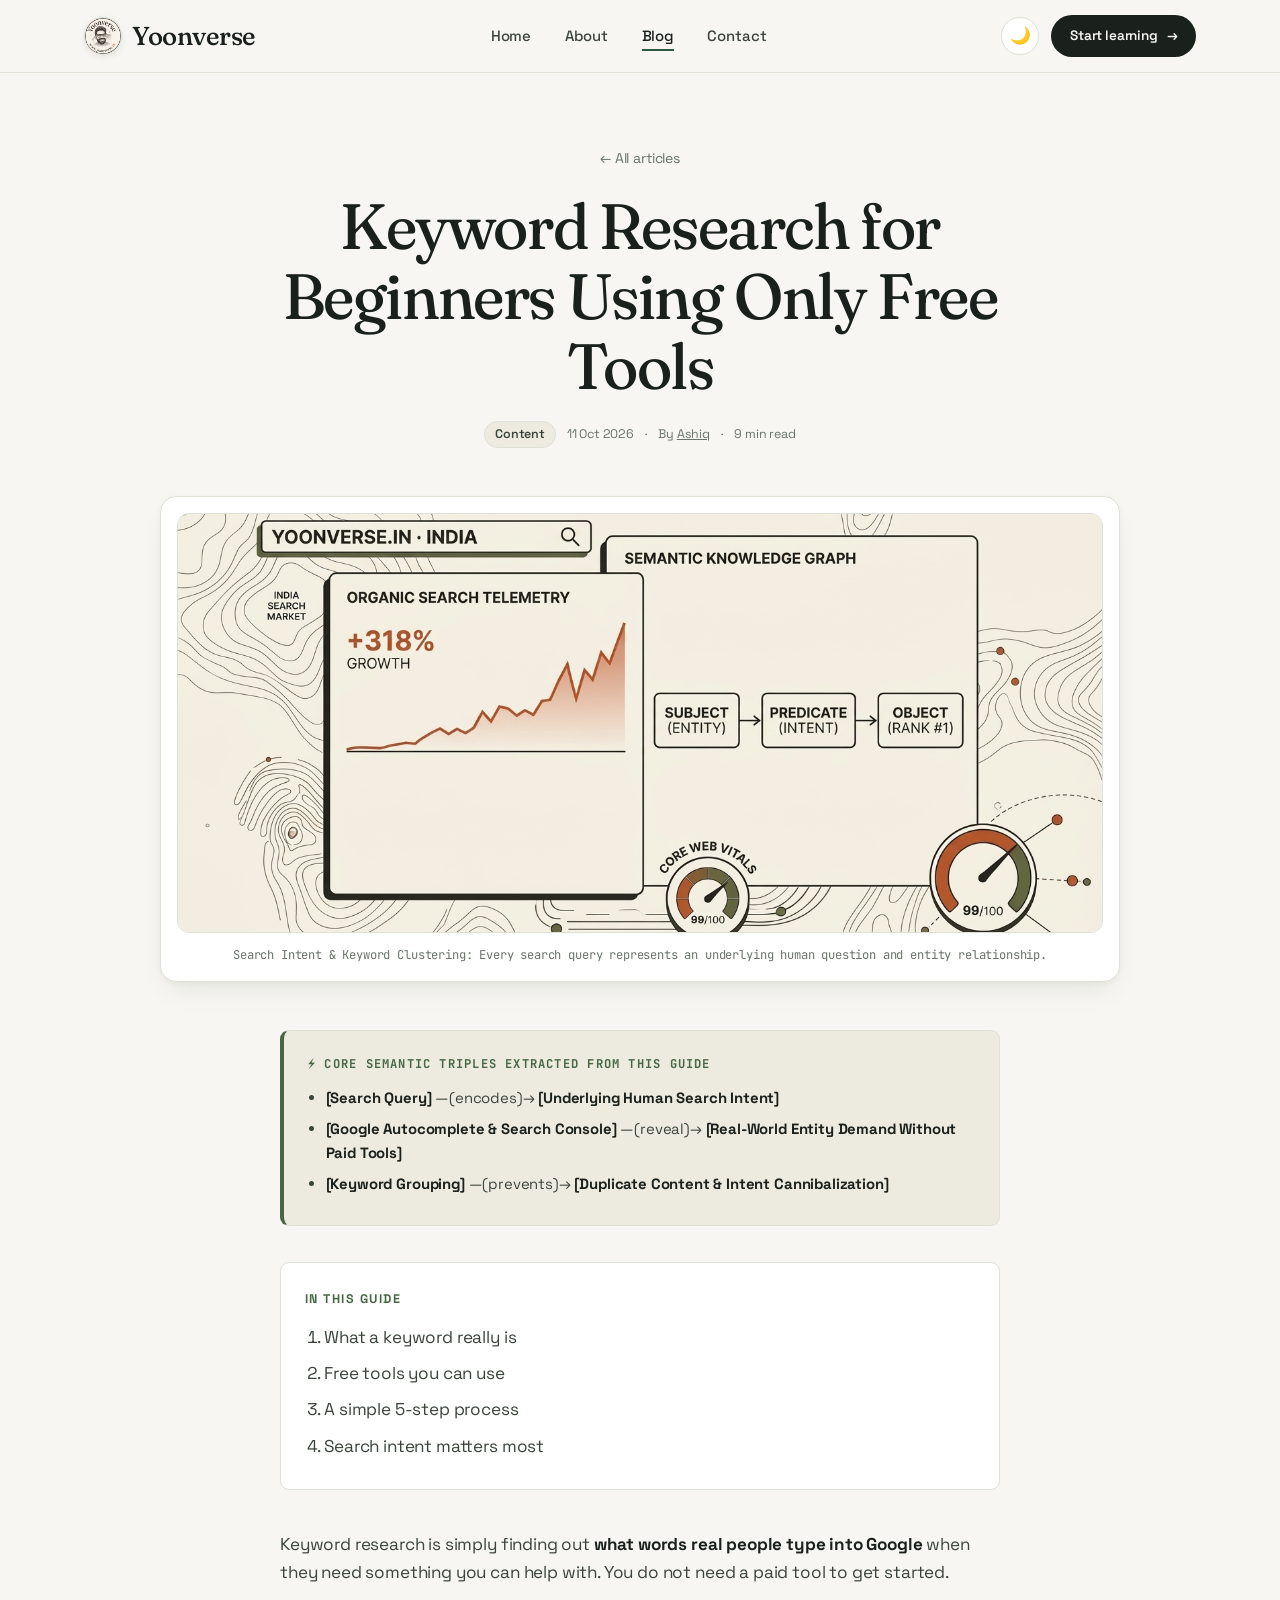
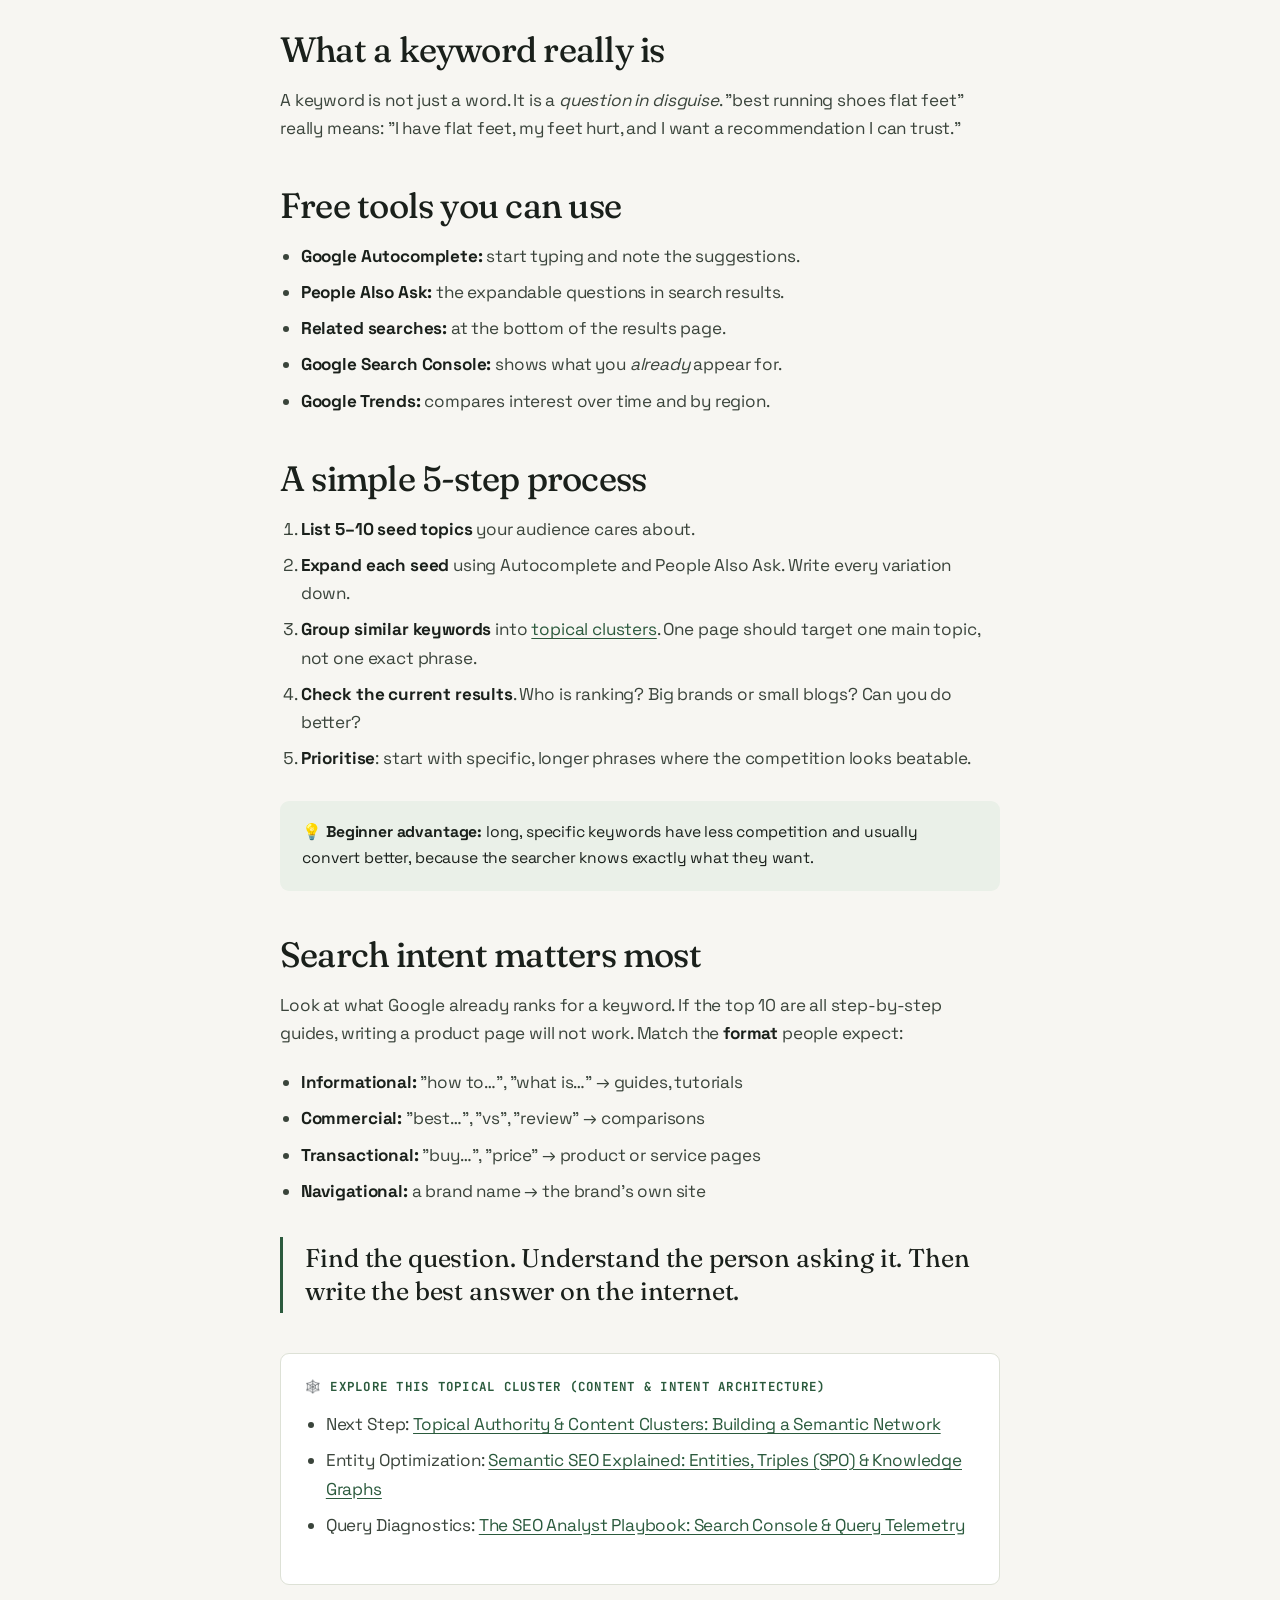
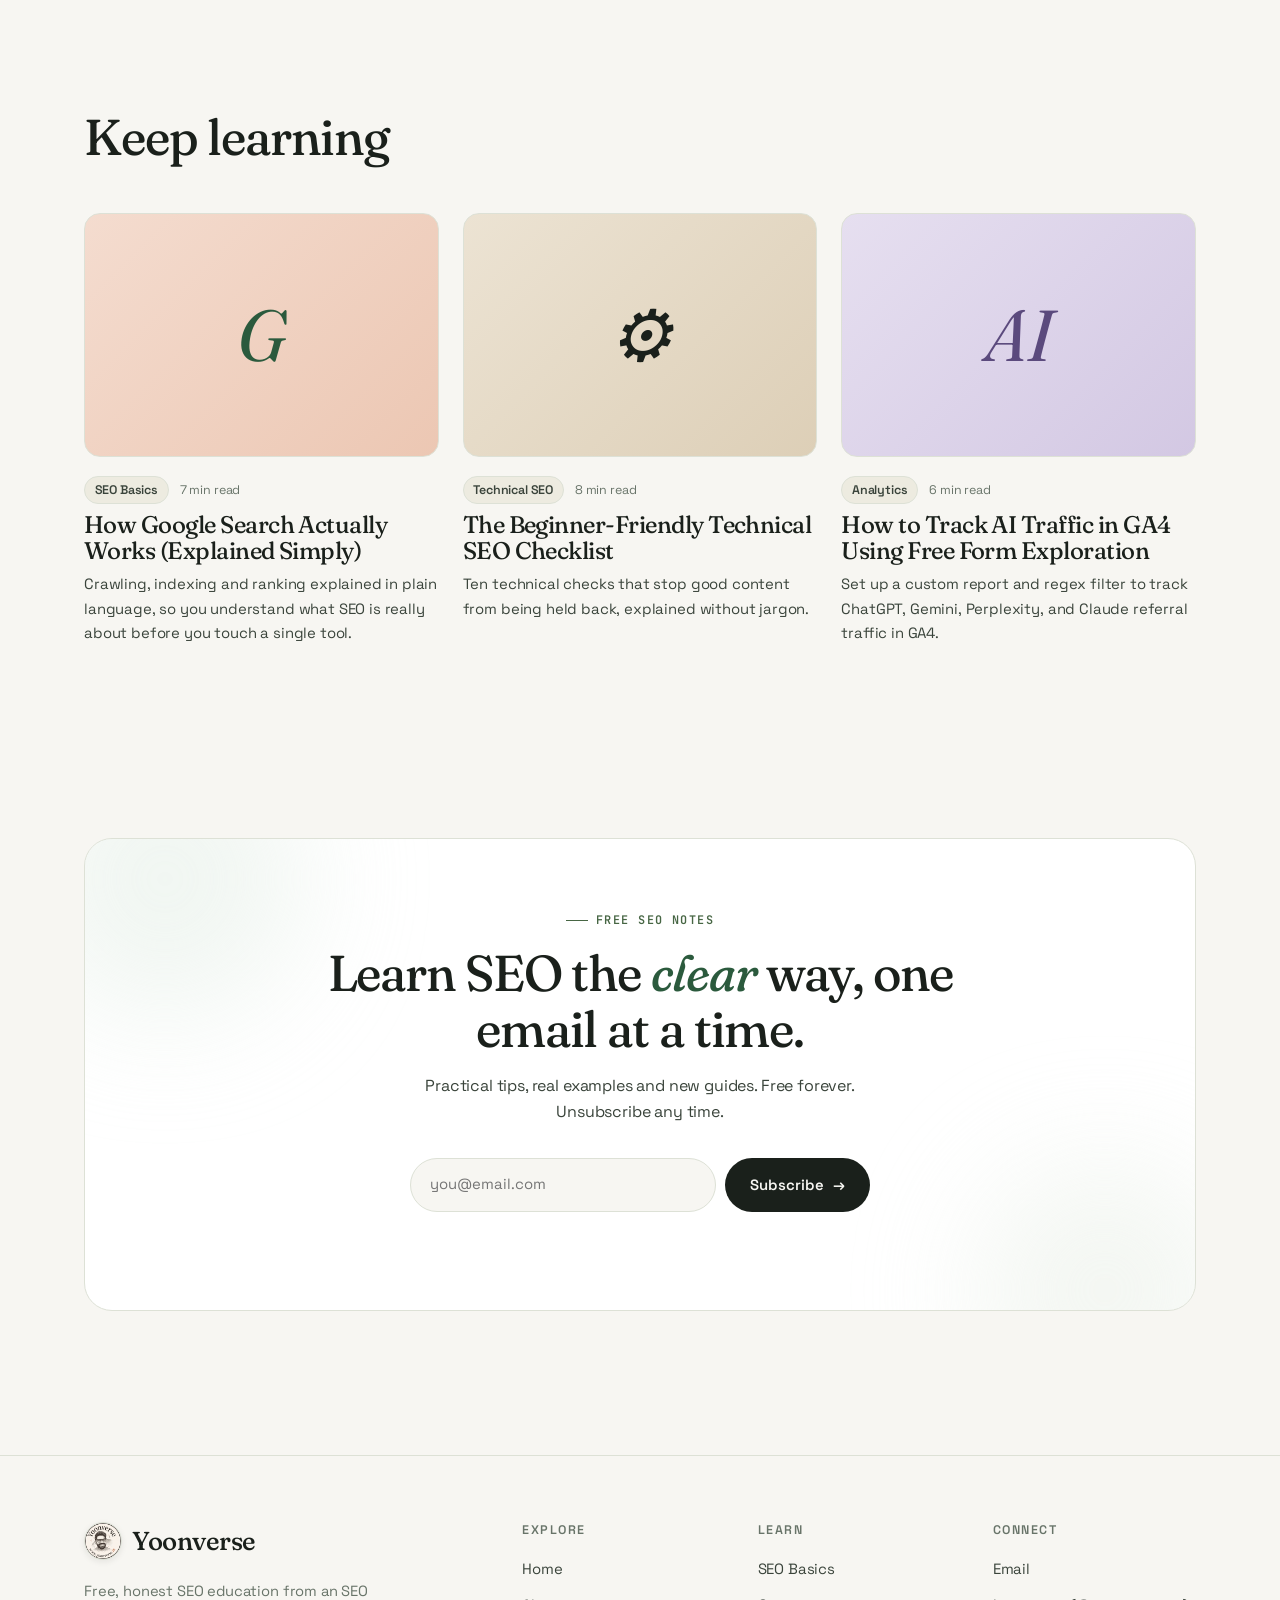
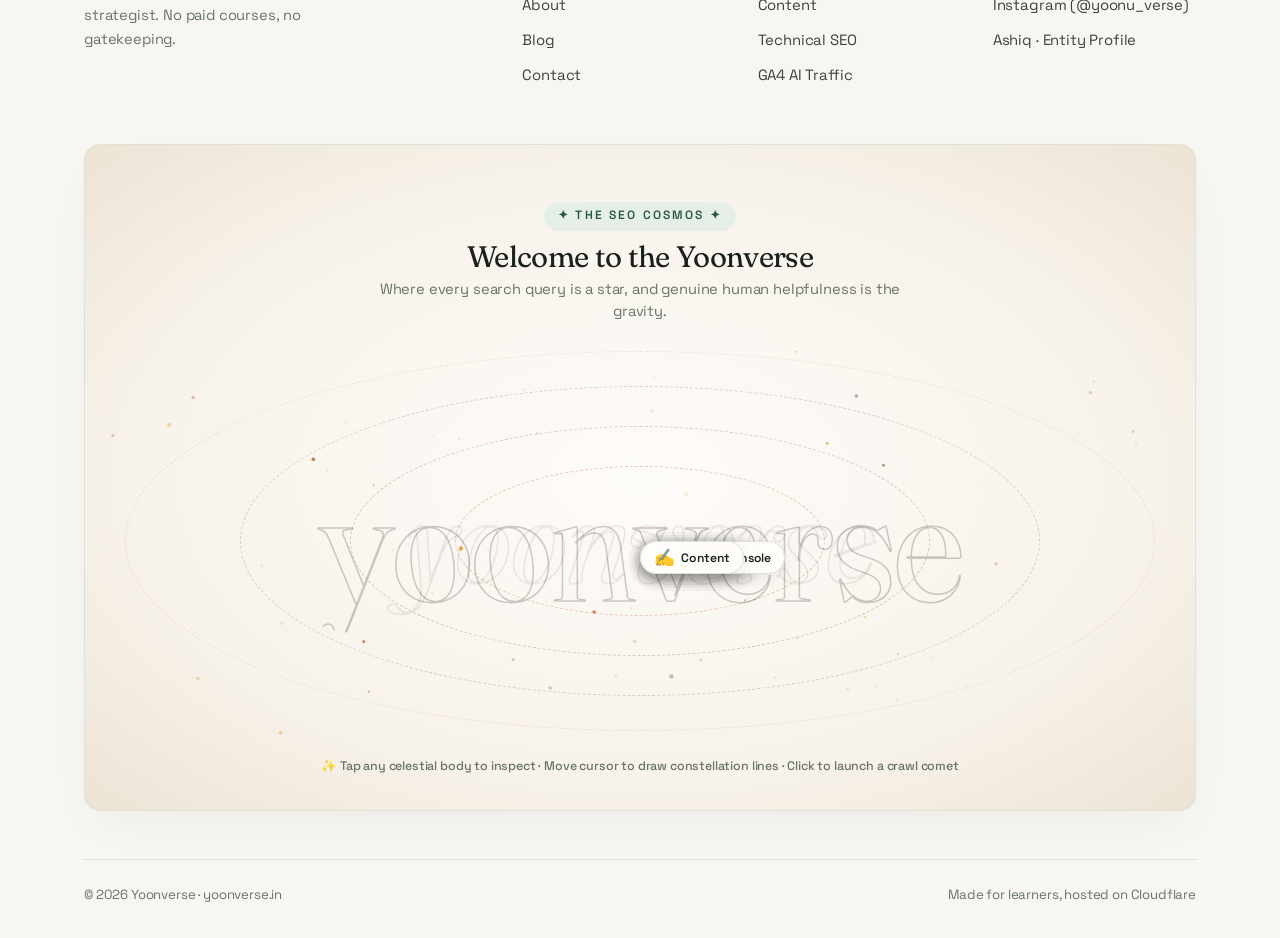
<file: blog/keyword-research-for-beginners.html>
<!DOCTYPE html>
<html lang="en-IN">

<head>
  <meta charset="UTF-8">
  <meta name="viewport" content="width=device-width, initial-scale=1.0">
  <title>Keyword Research for Beginners Using Only Free Tools | Yoonverse</title>
  <meta name="description"
    content="A step-by-step process to find topics people actually search for, without paying for expensive SEO software.">
  <meta name="author" content="Ashiq">
  <meta name="geo.region" content="IN">
  <meta name="geo.placename" content="India">
  <link rel="canonical" href="https://yoonverse.in/blog/keyword-research-for-beginners">
  <meta name="robots" content="index, follow, max-image-preview:large">
  <meta name="theme-color" content="#f6f1e8">
  <meta property="og:type" content="article">
  <meta property="og:site_name" content="Yoonverse">
  <meta property="og:title" content="Keyword Research for Beginners Using Only Free Tools | Yoonverse">
  <meta property="og:description"
    content="A step-by-step process to find topics people actually search for, without paying for expensive SEO software.">
  <meta property="og:url" content="https://yoonverse.in/blog/keyword-research-for-beginners">
  <meta name="twitter:card" content="summary_large_image">
  <link rel="icon" href="/favicon.ico" sizes="any">
  <link rel="icon" href="/favicon-32x32.png" type="image/png">
  <link rel="apple-touch-icon" href="/apple-touch-icon.png">
  <meta property="og:image" content="https://yoonverse.in/ashiq-seo-analyst-semantic-graph-india.jpg">
  <link rel="preconnect" href="https://fonts.googleapis.com">
  <link rel="preconnect" href="https://fonts.gstatic.com" crossorigin>
  <link
    href="https://fonts.googleapis.com/css2?family=Fraunces:ital,opsz,wght@0,9..144,400..700;1,9..144,400..600&family=JetBrains+Mono:ital,wght@0,400;0,500;0,600;1,400&family=Space+Grotesk:wght@400;500;600;700&display=swap"
    rel="stylesheet">
  <link rel="stylesheet" href="/style.css?v=4.1">
  <script>(function () { try { const t = localStorage.getItem('yoonverse_theme'); if (t === 'dark' || (!t && window.matchMedia('(prefers-color-scheme:dark)').matches)) { document.documentElement.setAttribute('data-theme', 'dark'); } } catch (e) { } })();</script>
  <script
    type="application/ld+json">{"@context":"https://schema.org","@type":"BlogPosting","headline":"Keyword Research for Beginners Using Only Free Tools","description":"A step-by-step process to find topics people actually search for, without paying for expensive SEO software.","datePublished":"2026-10-11","dateModified":"2026-10-18","inLanguage":"en-IN","mainEntityOfPage":"https://yoonverse.in/blog/keyword-research-for-beginners","author":{"@type":"Person","@id":"https://yoonverse.in/#ashiq","name":"Ashiq","jobTitle":"SEO Strategist & Organic Search Analyst","url":"https://yoonverse.in/about","workLocation":{"@type":"Country","name":"India","sameAs":"https://www.wikidata.org/wiki/Q668"}},"publisher":{"@type":"Organization","@id":"https://yoonverse.in/#organization","name":"Yoonverse","url":"https://yoonverse.in"}}</script>
</head>

<body>
  <div class="progress"></div>
  <header class="site-header">
    <nav class="container nav" aria-label="Main">
      <a href="/" class="logo" id="logo"><img src="/yoonverse.webp" alt="Yoonverse" class="logo-img" width="38"
          height="38"
          style="width:38px;height:38px;max-width:38px;max-height:38px;border-radius:50%;object-fit:cover;display:inline-block;vertical-align:middle;border:1px solid var(--line);box-shadow:0 2px 6px rgba(29,27,24,.08);">Yoonverse</a>
      <ul class="nav-links">
        <li><a href="/">Home</a></li>
        <li><a href="/about">About</a></li>
        <li><a href="/blog/">Blog</a></li>
        <li><a href="/contact">Contact</a></li>
        <li class="mobile-cta-item"><a href="/blog/" class="mobile-menu-cta">Start learning →</a></li>
      </ul>
      <div class="nav-actions">
        <button class="theme-btn" id="themeBtn" aria-label="Toggle dark mode" title="Toggle theme"><span
            class="theme-icon">🌙</span></button>
        <a href="/blog/" class="btn btn-dark btn-sm" id="nav-cta">Start learning <span class="arrow">→</span></a>
        <button class="menu-btn" aria-label="Open menu" aria-expanded="false"><span></span><span></span></button>
      </div>
    </nav>
  </header>
  <main>
    <article>
      <header class="article-head container">
        <a href="/blog/" class="back-link">← All articles</a>
        <h1 class="reveal">Keyword Research for Beginners Using Only Free Tools</h1>
        <div class="post-meta reveal d1"><span class="tag">Content</span><span>11 Oct 2026</span><span>·</span><span>By <a href="/about">Ashiq</a></span><span>·</span><span>9
            min read</span></div>
      </header>
      <div class="container">
        <figure class="article-figure reveal">
          <img src="/ashiq-seo-analyst-semantic-graph-india.jpg"
            alt="Keyword research, search intent classification, and semantic entity mapping by Ashiq at Yoonverse India"
            width="1200" height="675" fetchpriority="high" loading="eager" decoding="async">
          <figcaption>Search Intent &amp; Keyword Clustering: Every search query represents an underlying human question and entity relationship.</figcaption>
        </figure>
      </div>
      <div class="container">
        <div class="article-body prose">
          <div class="article-triples-box">
            <strong class="triples-title">⚡ Core Semantic Triples Extracted From This Guide</strong>
            <ul>
              <li><strong>[Search Query]</strong> —(encodes)→ <strong>[Underlying Human Search Intent]</strong></li>
              <li><strong>[Google Autocomplete &amp; Search Console]</strong> —(reveal)→ <strong>[Real-World Entity Demand Without Paid Tools]</strong></li>
              <li><strong>[Keyword Grouping]</strong> —(prevents)→ <strong>[Duplicate Content &amp; Intent Cannibalization]</strong></li>
            </ul>
          </div>
          <div class="toc"><strong>In this guide</strong>
            <ol>
              <li><a href="#what">What a keyword really is</a></li>
              <li><a href="#tools">Free tools you can use</a></li>
              <li><a href="#process">A simple 5-step process</a></li>
              <li><a href="#intent">Search intent matters most</a></li>
            </ol>
          </div>
          <p>Keyword research is simply finding out <strong>what words real people type into Google</strong> when they
            need something you can help with. You do not need a paid tool to get started.</p>
          <h2 id="what">What a keyword really is</h2>
          <p>A keyword is not just a word. It is a <em>question in disguise</em>. "best running shoes flat feet" really
            means: "I have flat feet, my feet hurt, and I want a recommendation I can trust."</p>
          <h2 id="tools">Free tools you can use</h2>
          <ul>
            <li><strong>Google Autocomplete:</strong> start typing and note the suggestions.</li>
            <li><strong>People Also Ask:</strong> the expandable questions in search results.</li>
            <li><strong>Related searches:</strong> at the bottom of the results page.</li>
            <li><strong>Google Search Console:</strong> shows what you <em>already</em> appear for.</li>
            <li><strong>Google Trends:</strong> compares interest over time and by region.</li>
          </ul>
          <h2 id="process">A simple 5-step process</h2>
          <ol>
            <li><strong>List 5–10 seed topics</strong> your audience cares about.</li>
            <li><strong>Expand each seed</strong> using Autocomplete and People Also Ask. Write every variation down.
            </li>
            <li><strong>Group similar keywords</strong> into <a href="/blog/topical-authority-content-clusters">topical clusters</a>. One page should target one main topic, not one exact phrase.
            </li>
            <li><strong>Check the current results</strong>. Who is ranking? Big brands or small blogs? Can you do
              better?</li>
            <li><strong>Prioritise</strong>: start with specific, longer phrases where the competition looks beatable.
            </li>
          </ol>
          <div class="callout">💡 <strong>Beginner advantage:</strong> long, specific keywords have less competition and
            usually convert better, because the searcher knows exactly what they want.</div>
          <h2 id="intent">Search intent matters most</h2>
          <p>Look at what Google already ranks for a keyword. If the top 10 are all step-by-step guides, writing a
            product page will not work. Match the <strong>format</strong> people expect:</p>
          <ul>
            <li><strong>Informational:</strong> "how to…", "what is…" → guides, tutorials</li>
            <li><strong>Commercial:</strong> "best…", "vs", "review" → comparisons</li>
            <li><strong>Transactional:</strong> "buy…", "price" → product or service pages</li>
            <li><strong>Navigational:</strong> a brand name → the brand's own site</li>
          </ul>
          <blockquote>Find the question. Understand the person asking it. Then write the best answer on the internet.
          </blockquote>
          <div class="article-cluster-nav">
            <h4>🕸️ Explore This Topical Cluster (Content &amp; Intent Architecture)</h4>
            <ul>
              <li>Next Step: <a href="/blog/topical-authority-content-clusters">Topical Authority &amp; Content Clusters: Building a Semantic Network</a></li>
              <li>Entity Optimization: <a href="/blog/semantic-seo-triples-knowledge-graph">Semantic SEO Explained: Entities, Triples (SPO) &amp; Knowledge Graphs</a></li>
              <li>Query Diagnostics: <a href="/blog/seo-analyst-search-console-audit-framework">The SEO Analyst Playbook: Search Console &amp; Query Telemetry</a></li>
            </ul>
          </div>
        </div>
      </div>
    </article>
    <section class="section" style="padding-top:2rem">
      <div class="container">
        <div class="section-head">
          <h2>Keep learning</h2>
        </div>
        <div class="posts">
          <a href="/blog/how-google-search-works" class="post-card reveal d1" data-cat="basics">
            <div class="post-thumb t1"><span class="glyph">G</span></div>
            <div class="post-meta"><span class="tag">SEO Basics</span><span>7 min read</span></div>
            <h3>How Google Search Actually Works (Explained Simply)</h3>
            <p>Crawling, indexing and ranking explained in plain language, so you understand what SEO is really about
              before you touch a single tool.</p>
          </a>
          <a href="/blog/technical-seo-checklist" class="post-card reveal d2" data-cat="technical">
            <div class="post-thumb t3"><span class="glyph">⚙</span></div>
            <div class="post-meta"><span class="tag">Technical SEO</span><span>8 min read</span></div>
            <h3>The Beginner-Friendly Technical SEO Checklist</h3>
            <p>Ten technical checks that stop good content from being held back, explained without jargon.</p>
          </a>
          <a href="/blog/how-to-track-ai-traffic-in-ga4" class="post-card reveal d3" data-cat="analytics">
            <div class="post-thumb t4"><span class="glyph">AI</span></div>
            <div class="post-meta"><span class="tag">Analytics</span><span>6 min read</span></div>
            <h3>How to Track AI Traffic in GA4 Using Free Form Exploration</h3>
            <p>Set up a custom report and regex filter to track ChatGPT, Gemini, Perplexity, and Claude referral traffic in GA4.</p>
          </a>
        </div>
      </div>
    </section>

    <section class="section">
      <div class="container">
        <div class="cta reveal">
          <span class="eyebrow">Free SEO notes</span>
          <h2>Learn SEO the <em class="accent">clear</em> way, one email at a time.</h2>
          <p>Practical tips, real examples and new guides. Free forever. Unsubscribe any time.</p>
          <form class="subscribe" data-mailto="hello@yoonverse.in" id="subscribe-form">
            <input type="hidden" name="subject" value="Subscribe me to Yoonverse SEO notes">
            <input type="email" name="email" placeholder="you@email.com" required aria-label="Email address"
              id="subscribe-email">
            <button class="btn btn-dark" type="submit" id="subscribe-btn">Subscribe <span
                class="arrow">→</span></button>
          </form>
          <div class="form-msg"></div>
        </div>
      </div>
    </section>
  </main>
  <footer class="site-footer">
    <div class="container">
      <div class="footer-grid">
        <div>
          <a href="/" class="logo"><img src="/yoonverse.webp" alt="Yoonverse" class="logo-img" width="38" height="38"
              style="width:38px;height:38px;max-width:38px;max-height:38px;border-radius:50%;object-fit:cover;display:inline-block;vertical-align:middle;border:1px solid var(--line);box-shadow:0 2px 6px rgba(29,27,24,.08);">Yoonverse</a>
          <p>Free, honest SEO education from an SEO strategist. No paid courses, no gatekeeping.</p>
        </div>
        <div>
          <h4>Explore</h4>
          <ul>
            <li><a href="/">Home</a></li>
            <li><a href="/about">About</a></li>
            <li><a href="/blog/">Blog</a></li>
            <li><a href="/contact">Contact</a></li>
          </ul>
        </div>
        <div>
          <h4>Learn</h4>
          <ul>
            <li><a href="/blog/how-google-search-works">SEO Basics</a></li>
            <li><a href="/blog/keyword-research-for-beginners">Content</a></li>
            <li><a href="/blog/technical-seo-checklist">Technical SEO</a></li>
            <li><a href="/blog/how-to-track-ai-traffic-in-ga4">GA4 AI Traffic</a></li>
          </ul>
        </div>
        <div>
          <h4>Connect</h4>
          <ul>
            <li><a href="mailto:hello@yoonverse.in">Email</a></li>
            <li><a href="https://www.instagram.com/yoonu_verse/" target="_blank" rel="noopener me">Instagram (@yoonu_verse)</a></li>
            <li><a href="/about">Ashiq · Entity Profile</a></li>
          </ul>
        </div>
      </div>
      <!-- THE SEO COSMOS (UNIVERSE OF SEO) -->
      <div class="seo-cosmos-zone" id="seoCosmos">
        <div class="cosmos-header">
          <span class="cosmos-badge">✦ The SEO Cosmos ✦</span>
          <h3 class="cosmos-title">Welcome to the Yoonverse</h3>
          <p class="cosmos-caption">Where every search query is a star, and genuine human helpfulness is the gravity.
          </p>
        </div>

        <div class="cosmos-stage">
          <!-- Interactive Canvas for stars, constellation web, and comets -->
          <canvas class="cosmos-canvas" id="cosmosCanvas"></canvas>

          <!-- Orbital Ring Tracks -->
          <div class="cosmos-orbit orbit-1" aria-hidden="true"></div>
          <div class="cosmos-orbit orbit-2" aria-hidden="true"></div>
          <div class="cosmos-orbit orbit-3" aria-hidden="true"></div>
          <div class="cosmos-orbit orbit-4" aria-hidden="true"></div>

          <!-- Orbiting SEO Celestial Bodies -->
          <div class="celestial-body planet-intent" data-name="Search Intent"
            data-desc="The gravitational core of modern SEO. Search engines reward whatever answers the human question best."
            tabindex="0">
            <span class="body-icon">🪐</span>
            <span class="body-tag">Intent</span>
          </div>

          <div class="celestial-body planet-ai" data-name="AI Overviews &amp; GEO"
            data-desc="Generative Engine Optimization: earning citations in ChatGPT, Gemini, and Perplexity answer capsules."
            tabindex="0">
            <span class="body-icon">✦</span>
            <span class="body-tag">AI Search</span>
          </div>

          <div class="celestial-body planet-bot" data-name="Googlebot Explorer"
            data-desc="Orbiting the web 24/7, traversing sitemaps and following internal links."
            tabindex="0">
            <span class="body-icon">🛰️</span>
            <span class="body-tag">Googlebot</span>
          </div>

          <div class="celestial-body planet-eeat" data-name="E-E-A-T Star"
            data-desc="Experience, Expertise, Authoritativeness &amp; Trust radiating through every guide."
            tabindex="0">
            <span class="body-icon">☀️</span>
            <span class="body-tag">E-E-A-T</span>
          </div>

          <div class="celestial-body planet-schema" data-name="Semantic Schema"
            data-desc="Structured JSON-LD entity data translating human prose directly into machine knowledge graphs."
            tabindex="0">
            <span class="body-icon">🧩</span>
            <span class="body-tag">Schema</span>
          </div>

          <div class="celestial-body planet-authority" data-name="Topical Authority"
            data-desc="Interconnected guides forming an inescapable cluster of search relevance."
            tabindex="0">
            <span class="body-icon">🌌</span>
            <span class="body-tag">Authority</span>
          </div>

          <div class="celestial-body planet-links" data-name="Backlink Gravity"
            data-desc="Inbound editorial recommendations that curve the algorithmic space-time continuum in your favor."
            tabindex="0">
            <span class="body-icon">🔗</span>
            <span class="body-tag">Backlinks</span>
          </div>

          <div class="celestial-body planet-vitals" data-name="Core Web Vitals"
            data-desc="The physics of speed: smooth LCP, low CLS, and instant INP keep visitors in orbit."
            tabindex="0">
            <span class="body-icon">⚡</span>
            <span class="body-tag">Web Vitals</span>
          </div>

          <div class="celestial-body planet-console" data-name="Search Console Observatory"
            data-desc="Deep space analytics tracking click trajectories, query impressions, and indexation health."
            tabindex="0">
            <span class="body-icon">📡</span>
            <span class="body-tag">Search Console</span>
          </div>

          <div class="celestial-body planet-content" data-name="Helpful Content Pulse"
            data-desc="Genuinely useful human answers that satisfy search intent and outlast every algorithm update."
            tabindex="0">
            <span class="body-icon">✍️</span>
            <span class="body-tag">Content</span>
          </div>

          <!-- The Grand Galactic Core Wordmark with Liquid Flow -->
          <div class="big-word-cosmic" id="cosmicWord">
            <canvas class="liquid-word-canvas" id="liquidWordCanvas"></canvas>
            <span class="cosmic-char">y</span><span class="cosmic-char">o</span><span class="cosmic-char">o</span><span
              class="cosmic-char">n</span><span class="cosmic-char">v</span><span class="cosmic-char">e</span><span
              class="cosmic-char">r</span><span class="cosmic-char">s</span><span class="cosmic-char">e</span>
          </div>

          <!-- Celestial Tooltip -->
          <div class="cosmos-tooltip" id="cosmosTooltip" aria-hidden="true">
            <span class="tooltip-chip">Cosmic SEO Entity</span>
            <strong class="tooltip-title">Search Intent</strong>
            <p class="tooltip-desc">The gravitational center of modern SEO.</p>
          </div>
        </div>

        <div class="cosmos-footer-bar">
          <span class="cosmos-hint"><span class="hint-sparkle">✨</span> Tap any celestial body to inspect · Move cursor
            to draw constellation lines · Click to launch a crawl comet</span>
        </div>
      </div>
      <div class="footer-bottom"><span>© <span data-year>2026</span> Yoonverse · yoonverse.in</span><span>Made for
          learners, hosted on Cloudflare</span></div>
    </div>
  </footer>
  <script src="/script.js?v=4.1" defer></script>
</body>

</html>
</file>
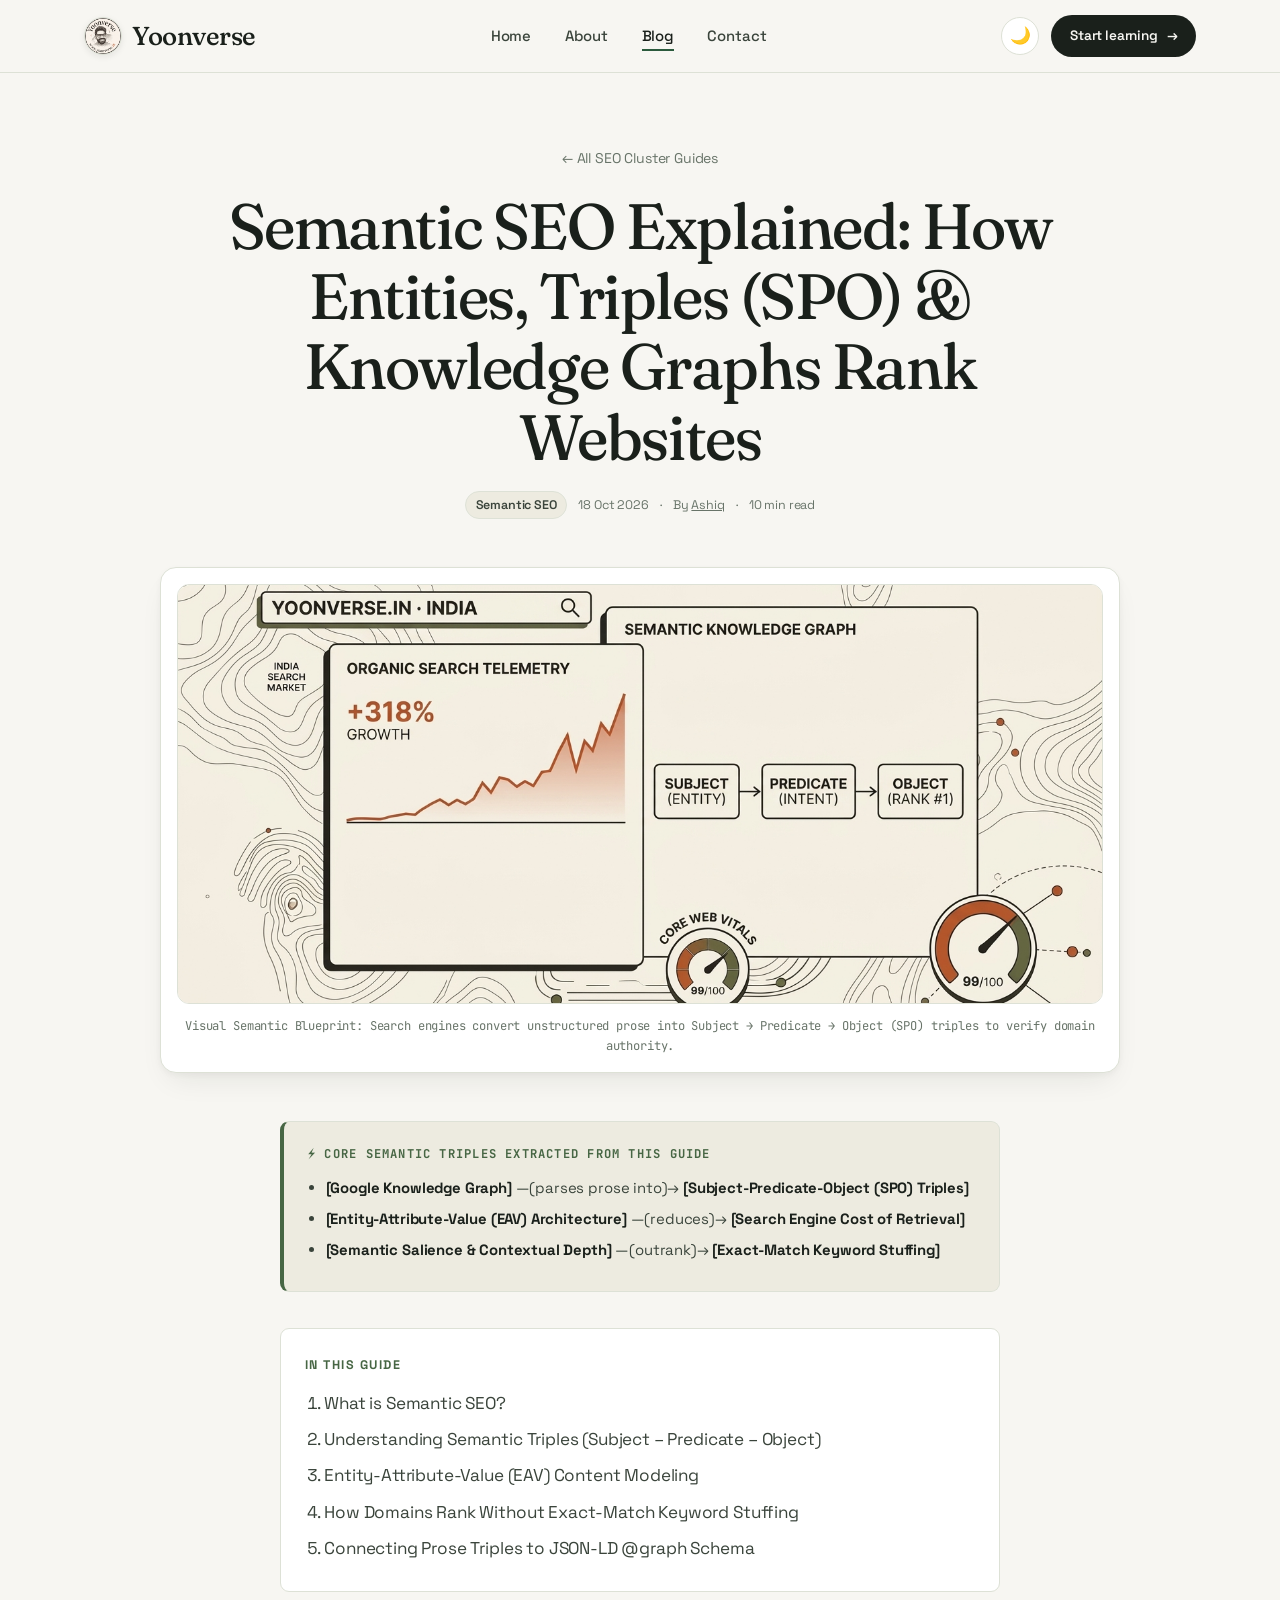
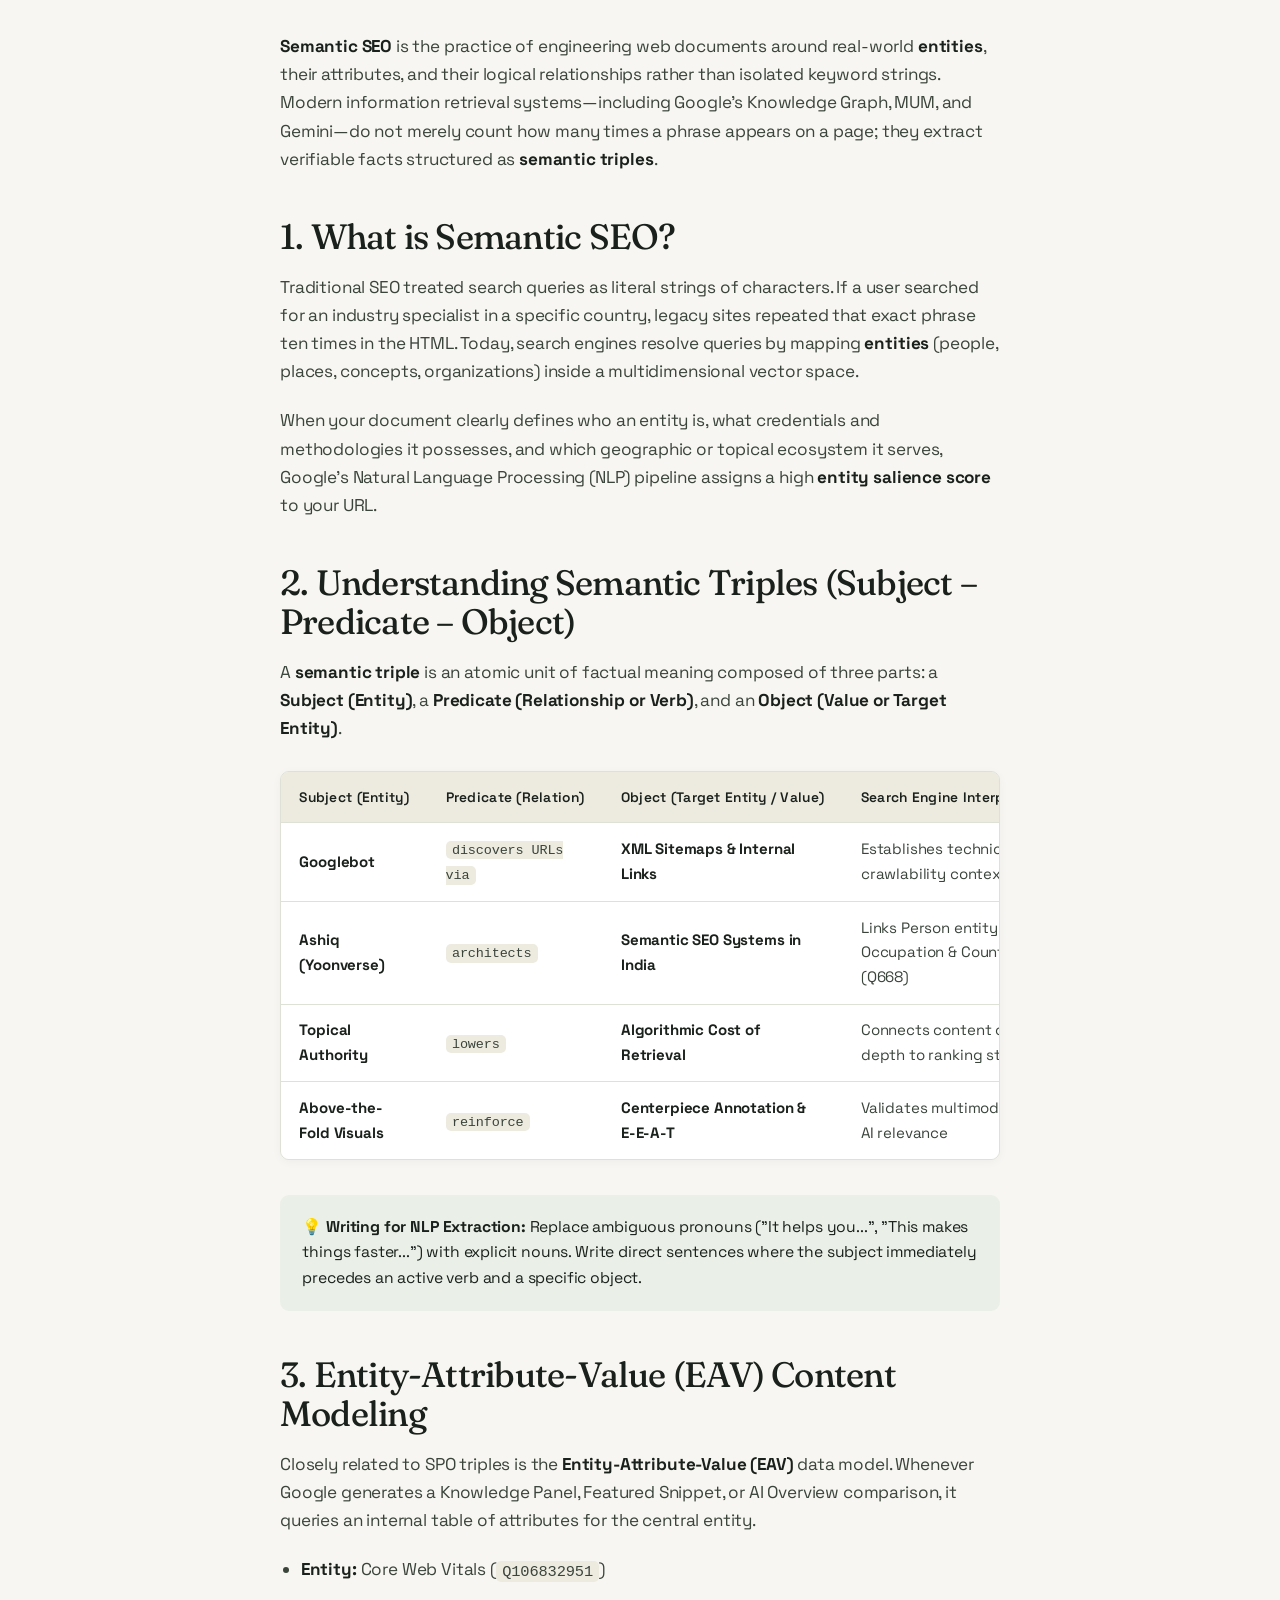
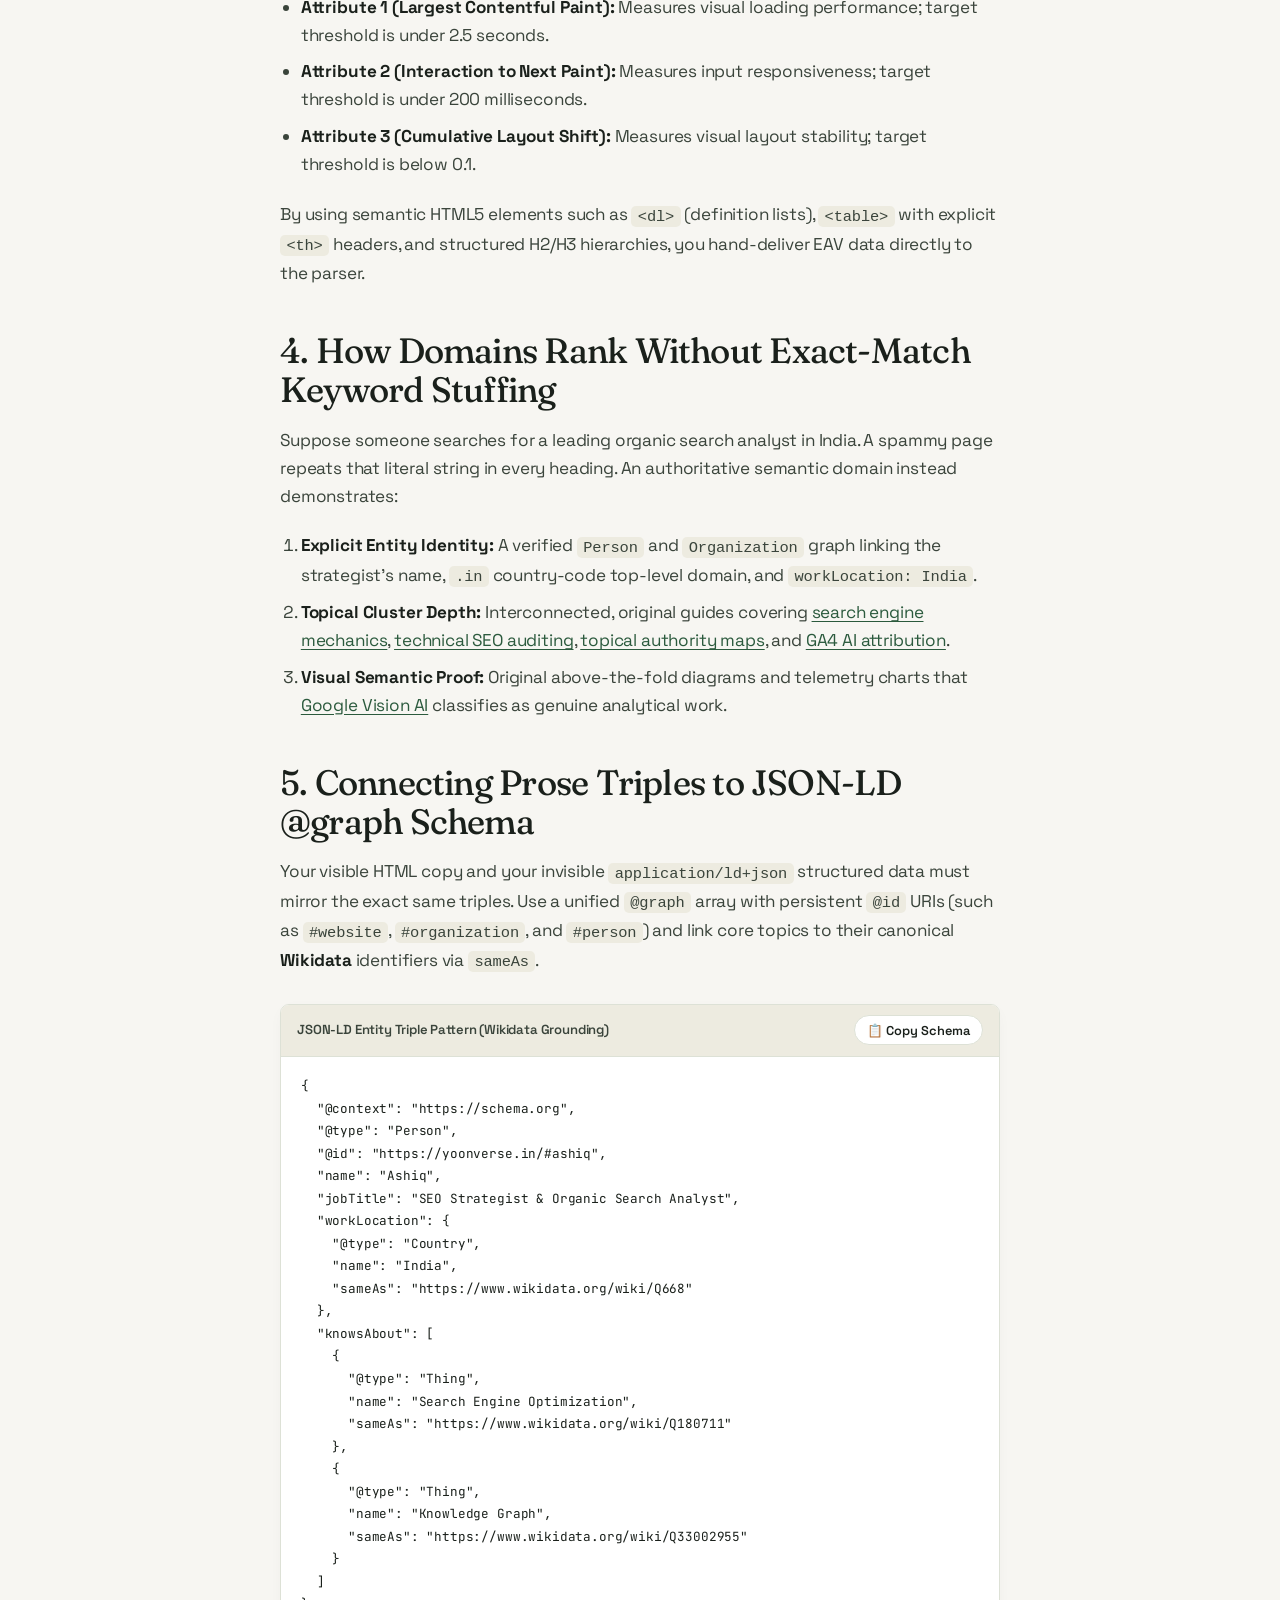
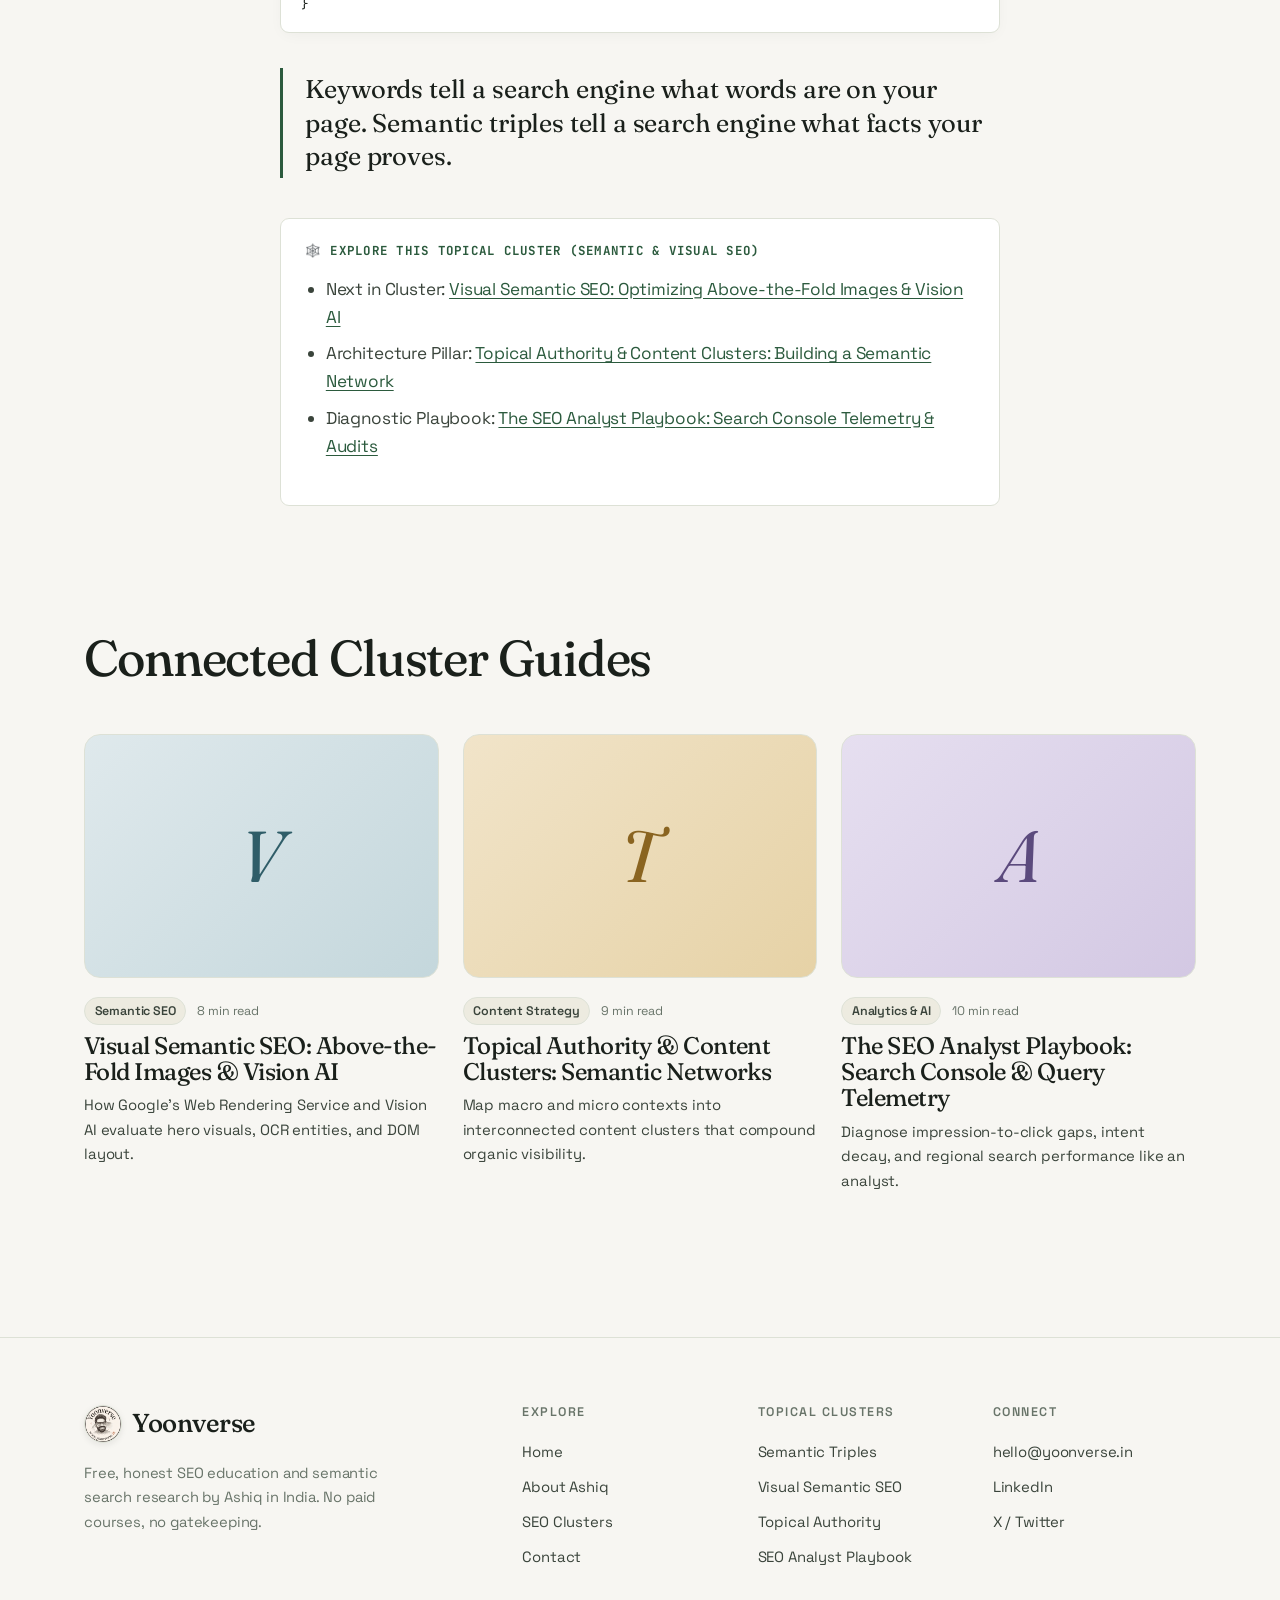
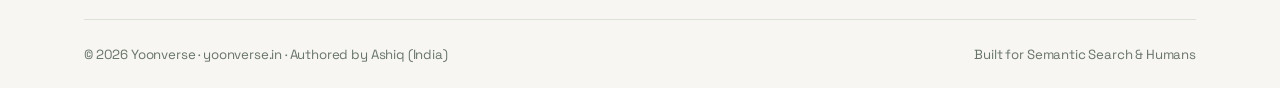
<file: blog/semantic-seo-triples-knowledge-graph.html>
<!DOCTYPE html>
<html lang="en-IN">

<head>
  <meta charset="UTF-8">
  <meta name="viewport" content="width=device-width, initial-scale=1.0">
  <title>Semantic SEO Explained: Entities, Triples (SPO) &amp; Knowledge Graphs | Yoonverse</title>
  <meta name="description"
    content="Learn how Google extracts Subject-Predicate-Object (SPO) semantic triples and Entity-Attribute-Value (EAV) structures to rank authoritative domains without keyword stuffing.">
  <meta name="author" content="Ashiq">
  <meta name="geo.region" content="IN">
  <meta name="geo.placename" content="India">
  <link rel="canonical" href="https://yoonverse.in/blog/semantic-seo-triples-knowledge-graph">
  <meta name="robots" content="index, follow, max-image-preview:large">
  <meta name="theme-color" content="#f6f1e8">
  <meta property="og:type" content="article">
  <meta property="og:site_name" content="Yoonverse">
  <meta property="og:title" content="Semantic SEO Explained: Entities, Triples (SPO) &amp; Knowledge Graphs | Yoonverse">
  <meta property="og:description"
    content="Learn how Google extracts Subject-Predicate-Object (SPO) semantic triples and Entity-Attribute-Value (EAV) structures to rank authoritative domains without keyword stuffing.">
  <meta property="og:url" content="https://yoonverse.in/blog/semantic-seo-triples-knowledge-graph">
  <meta property="og:image" content="https://yoonverse.in/ashiq-seo-analyst-semantic-graph-india.jpg">
  <meta name="twitter:card" content="summary_large_image">
  <link rel="icon" href="/favicon.ico" sizes="any">
  <link rel="icon" href="/favicon-32x32.png" type="image/png">
  <link rel="apple-touch-icon" href="/apple-touch-icon.png">
  <link rel="preconnect" href="https://fonts.googleapis.com">
  <link rel="preconnect" href="https://fonts.gstatic.com" crossorigin>
  <link
    href="https://fonts.googleapis.com/css2?family=Fraunces:ital,opsz,wght@0,9..144,400..700;1,9..144,400..600&family=JetBrains+Mono:ital,wght@0,400;0,500;0,600;1,400&family=Space+Grotesk:wght@400;500;600;700&display=swap"
    rel="stylesheet">
  <link rel="stylesheet" href="/style.css?v=4.1">
  <script>(function () { try { const t = localStorage.getItem('yoonverse_theme'); if (t === 'dark' || (!t && window.matchMedia('(prefers-color-scheme:dark)').matches)) { document.documentElement.setAttribute('data-theme', 'dark'); } } catch (e) { } })();</script>
  <script type="application/ld+json">
  {
    "@context": "https://schema.org",
    "@graph": [
      {
        "@type": "BlogPosting",
        "@id": "https://yoonverse.in/blog/semantic-seo-triples-knowledge-graph#article",
        "headline": "Semantic SEO Explained: How Entities, Triples (SPO) & Knowledge Graphs Rank Websites",
        "description": "Learn how Google extracts Subject-Predicate-Object (SPO) semantic triples and Entity-Attribute-Value (EAV) structures to rank authoritative domains without keyword stuffing.",
        "datePublished": "2026-10-18",
        "dateModified": "2026-10-18",
        "inLanguage": "en-IN",
        "mainEntityOfPage": "https://yoonverse.in/blog/semantic-seo-triples-knowledge-graph",
        "image": {
          "@type": "ImageObject",
          "url": "https://yoonverse.in/ashiq-seo-analyst-semantic-graph-india.jpg",
          "width": 1200,
          "height": 675,
          "caption": "Semantic Knowledge Graph architecture showing Subject-Predicate-Object triples and organic search telemetry in India."
        },
        "author": {
          "@type": "Person",
          "@id": "https://yoonverse.in/#ashiq",
          "name": "Ashiq",
          "jobTitle": "SEO Strategist & Organic Search Analyst",
          "url": "https://yoonverse.in/about",
        "sameAs": ["https://www.instagram.com/yoonu_verse/"],
          "workLocation": { "@type": "Country", "name": "India", "sameAs": "https://www.wikidata.org/wiki/Q668" }
        },
        "publisher": {
          "@type": "Organization",
          "@id": "https://yoonverse.in/#organization",
          "name": "Yoonverse",
          "url": "https://yoonverse.in"
        },
        "about": [
          { "@type": "Thing", "name": "Semantic Web", "sameAs": "https://www.wikidata.org/wiki/Q54837" },
          { "@type": "Thing", "name": "Knowledge Graph", "sameAs": "https://www.wikidata.org/wiki/Q33002955" },
          { "@type": "Thing", "name": "Search Engine Optimization", "sameAs": "https://www.wikidata.org/wiki/Q180711" }
        ]
      },
      {
        "@type": "BreadcrumbList",
        "itemListElement": [
          { "@type": "ListItem", "position": 1, "name": "Home", "item": "https://yoonverse.in/" },
          { "@type": "ListItem", "position": 2, "name": "Blog", "item": "https://yoonverse.in/blog/" },
          { "@type": "ListItem", "position": 3, "name": "Semantic SEO & Triples", "item": "https://yoonverse.in/blog/semantic-seo-triples-knowledge-graph" }
        ]
      }
    ]
  }
  </script>
</head>

<body>
  <div class="progress"></div>
  <header class="site-header">
    <nav class="container nav" aria-label="Main">
      <a href="/" class="logo" id="logo"><img src="/yoonverse.webp" alt="Yoonverse — Ashiq SEO Strategist India" class="logo-img" width="38"
          height="38"
          style="width:38px;height:38px;max-width:38px;max-height:38px;border-radius:50%;object-fit:cover;display:inline-block;vertical-align:middle;border:1px solid var(--line);box-shadow:0 2px 6px rgba(29,27,24,.08);">Yoonverse</a>
      <ul class="nav-links">
        <li><a href="/">Home</a></li>
        <li><a href="/about">About</a></li>
        <li><a href="/blog/">Blog</a></li>
        <li><a href="/contact">Contact</a></li>
        <li class="mobile-cta-item"><a href="/blog/" class="mobile-menu-cta">Start learning →</a></li>
      </ul>
      <div class="nav-actions">
        <button class="theme-btn" id="themeBtn" aria-label="Toggle dark mode" title="Toggle theme"><span
            class="theme-icon">🌙</span></button>
        <a href="/blog/" class="btn btn-dark btn-sm" id="nav-cta">Start learning <span class="arrow">→</span></a>
        <button class="menu-btn" aria-label="Open menu" aria-expanded="false"><span></span><span></span></button>
      </div>
    </nav>
  </header>
  <main>
    <article itemscope itemtype="https://schema.org/BlogPosting">
      <header class="article-head container">
        <a href="/blog/" class="back-link">← All SEO Cluster Guides</a>
        <h1 class="reveal" itemprop="headline">Semantic SEO Explained: How Entities, Triples (SPO) &amp; Knowledge Graphs Rank Websites</h1>
        <div class="post-meta reveal d1"><span class="tag">Semantic SEO</span><span>18 Oct 2026</span><span>·</span><span>By <a href="/about" itemprop="author">Ashiq</a></span><span>·</span><span>10 min read</span></div>
      </header>
      <div class="container">
        <figure class="article-figure reveal" itemprop="image" itemscope itemtype="https://schema.org/ImageObject">
          <img src="/ashiq-seo-analyst-semantic-graph-india.jpg"
            alt="Semantic Knowledge Graph diagram illustrating Subject-Predicate-Object triples, organic search telemetry, and Core Web Vitals engineered by Ashiq at Yoonverse in India"
            width="1200" height="675" fetchpriority="high" loading="eager" decoding="async" itemprop="url">
          <figcaption itemprop="caption">Visual Semantic Blueprint: Search engines convert unstructured prose into Subject → Predicate → Object (SPO) triples to verify domain authority.</figcaption>
        </figure>
      </div>
      <div class="container">
        <div class="article-body prose" itemprop="articleBody">
          <div class="article-triples-box">
            <strong class="triples-title">⚡ Core Semantic Triples Extracted From This Guide</strong>
            <ul>
              <li><strong>[Google Knowledge Graph]</strong> —(parses prose into)→ <strong>[Subject-Predicate-Object (SPO) Triples]</strong></li>
              <li><strong>[Entity-Attribute-Value (EAV) Architecture]</strong> —(reduces)→ <strong>[Search Engine Cost of Retrieval]</strong></li>
              <li><strong>[Semantic Salience &amp; Contextual Depth]</strong> —(outrank)→ <strong>[Exact-Match Keyword Stuffing]</strong></li>
            </ul>
          </div>

          <div class="toc"><strong>In this guide</strong>
            <ol>
              <li><a href="#what-is-semantic-seo">What is Semantic SEO?</a></li>
              <li><a href="#semantic-triples">Understanding Semantic Triples (Subject – Predicate – Object)</a></li>
              <li><a href="#eav-architecture">Entity-Attribute-Value (EAV) Content Modeling</a></li>
              <li><a href="#ranking-without-exact-match">How Domains Rank Without Exact-Match Keyword Stuffing</a></li>
              <li><a href="#json-ld-graph">Connecting Prose Triples to JSON-LD @graph Schema</a></li>
            </ol>
          </div>

          <p><strong>Semantic SEO</strong> is the practice of engineering web documents around real-world <strong>entities</strong>, their attributes, and their logical relationships rather than isolated keyword strings. Modern information retrieval systems—including Google's Knowledge Graph, MUM, and Gemini—do not merely count how many times a phrase appears on a page; they extract verifiable facts structured as <strong>semantic triples</strong>.</p>

          <h2 id="what-is-semantic-seo">1. What is Semantic SEO?</h2>
          <p>Traditional SEO treated search queries as literal strings of characters. If a user searched for an industry specialist in a specific country, legacy sites repeated that exact phrase ten times in the HTML. Today, search engines resolve queries by mapping <strong>entities</strong> (people, places, concepts, organizations) inside a multidimensional vector space.</p>
          <p>When your document clearly defines who an entity is, what credentials and methodologies it possesses, and which geographic or topical ecosystem it serves, Google's Natural Language Processing (NLP) pipeline assigns a high <strong>entity salience score</strong> to your URL.</p>

          <h2 id="semantic-triples">2. Understanding Semantic Triples (Subject – Predicate – Object)</h2>
          <p>A <strong>semantic triple</strong> is an atomic unit of factual meaning composed of three parts: a <strong>Subject (Entity)</strong>, a <strong>Predicate (Relationship or Verb)</strong>, and an <strong>Object (Value or Target Entity)</strong>.</p>

          <div class="table-wrap">
            <table>
              <thead>
                <tr>
                  <th>Subject (Entity)</th>
                  <th>Predicate (Relation)</th>
                  <th>Object (Target Entity / Value)</th>
                  <th>Search Engine Interpretation</th>
                </tr>
              </thead>
              <tbody>
                <tr>
                  <td><strong>Googlebot</strong></td>
                  <td><code>discovers URLs via</code></td>
                  <td><strong>XML Sitemaps &amp; Internal Links</strong></td>
                  <td>Establishes technical crawlability context</td>
                </tr>
                <tr>
                  <td><strong>Ashiq (Yoonverse)</strong></td>
                  <td><code>architects</code></td>
                  <td><strong>Semantic SEO Systems in India</strong></td>
                  <td>Links Person entity to Occupation &amp; Country (Q668)</td>
                </tr>
                <tr>
                  <td><strong>Topical Authority</strong></td>
                  <td><code>lowers</code></td>
                  <td><strong>Algorithmic Cost of Retrieval</strong></td>
                  <td>Connects content cluster depth to ranking stability</td>
                </tr>
                <tr>
                  <td><strong>Above-the-Fold Visuals</strong></td>
                  <td><code>reinforce</code></td>
                  <td><strong>Centerpiece Annotation &amp; E-E-A-T</strong></td>
                  <td>Validates multimodal Vision AI relevance</td>
                </tr>
              </tbody>
            </table>
          </div>

          <div class="callout">💡 <strong>Writing for NLP Extraction:</strong> Replace ambiguous pronouns ("It helps you...", "This makes things faster...") with explicit nouns. Write direct sentences where the subject immediately precedes an active verb and a specific object.</div>

          <h2 id="eav-architecture">3. Entity-Attribute-Value (EAV) Content Modeling</h2>
          <p>Closely related to SPO triples is the <strong>Entity-Attribute-Value (EAV)</strong> data model. Whenever Google generates a Knowledge Panel, Featured Snippet, or AI Overview comparison, it queries an internal table of attributes for the central entity.</p>
          <ul>
            <li><strong>Entity:</strong> Core Web Vitals (<code>Q106832951</code>)</li>
            <li><strong>Attribute 1 (Largest Contentful Paint):</strong> Measures visual loading performance; target threshold is under 2.5 seconds.</li>
            <li><strong>Attribute 2 (Interaction to Next Paint):</strong> Measures input responsiveness; target threshold is under 200 milliseconds.</li>
            <li><strong>Attribute 3 (Cumulative Layout Shift):</strong> Measures visual layout stability; target threshold is below 0.1.</li>
          </ul>
          <p>By using semantic HTML5 elements such as <code>&lt;dl&gt;</code> (definition lists), <code>&lt;table&gt;</code> with explicit <code>&lt;th&gt;</code> headers, and structured H2/H3 hierarchies, you hand-deliver EAV data directly to the parser.</p>

          <h2 id="ranking-without-exact-match">4. How Domains Rank Without Exact-Match Keyword Stuffing</h2>
          <p>Suppose someone searches for a leading organic search analyst in India. A spammy page repeats that literal string in every heading. An authoritative semantic domain instead demonstrates:</p>
          <ol>
            <li><strong>Explicit Entity Identity:</strong> A verified <code>Person</code> and <code>Organization</code> graph linking the strategist's name, <code>.in</code> country-code top-level domain, and <code>workLocation: India</code>.</li>
            <li><strong>Topical Cluster Depth:</strong> Interconnected, original guides covering <a href="/blog/how-google-search-works">search engine mechanics</a>, <a href="/blog/technical-seo-checklist">technical SEO auditing</a>, <a href="/blog/topical-authority-content-clusters">topical authority maps</a>, and <a href="/blog/how-to-track-ai-traffic-in-ga4">GA4 AI attribution</a>.</li>
            <li><strong>Visual Semantic Proof:</strong> Original above-the-fold diagrams and telemetry charts that <a href="/blog/visual-semantic-seo-guide">Google Vision AI</a> classifies as genuine analytical work.</li>
          </ol>

          <h2 id="json-ld-graph">5. Connecting Prose Triples to JSON-LD @graph Schema</h2>
          <p>Your visible HTML copy and your invisible <code>application/ld+json</code> structured data must mirror the exact same triples. Use a unified <code>@graph</code> array with persistent <code>@id</code> URIs (such as <code>#website</code>, <code>#organization</code>, and <code>#person</code>) and link core topics to their canonical <strong>Wikidata</strong> identifiers via <code>sameAs</code>.</p>

          <div class="code-box">
            <div class="code-header">
              <span>JSON-LD Entity Triple Pattern (Wikidata Grounding)</span>
              <button class="code-copy-btn" type="button" data-copy="schema-triple-code" aria-label="Copy JSON-LD pattern">📋 Copy Schema</button>
            </div>
            <pre><code id="schema-triple-code">{
  "@context": "https://schema.org",
  "@type": "Person",
  "@id": "https://yoonverse.in/#ashiq",
  "name": "Ashiq",
  "jobTitle": "SEO Strategist &amp; Organic Search Analyst",
  "workLocation": {
    "@type": "Country",
    "name": "India",
    "sameAs": "https://www.wikidata.org/wiki/Q668"
  },
  "knowsAbout": [
    {
      "@type": "Thing",
      "name": "Search Engine Optimization",
      "sameAs": "https://www.wikidata.org/wiki/Q180711"
    },
    {
      "@type": "Thing",
      "name": "Knowledge Graph",
      "sameAs": "https://www.wikidata.org/wiki/Q33002955"
    }
  ]
}</code></pre>
          </div>

          <blockquote>Keywords tell a search engine what words are on your page. Semantic triples tell a search engine what facts your page proves.</blockquote>

          <div class="article-cluster-nav">
            <h4>🕸️ Explore This Topical Cluster (Semantic &amp; Visual SEO)</h4>
            <ul>
              <li>Next in Cluster: <a href="/blog/visual-semantic-seo-guide">Visual Semantic SEO: Optimizing Above-the-Fold Images &amp; Vision AI</a></li>
              <li>Architecture Pillar: <a href="/blog/topical-authority-content-clusters">Topical Authority &amp; Content Clusters: Building a Semantic Network</a></li>
              <li>Diagnostic Playbook: <a href="/blog/seo-analyst-search-console-audit-framework">The SEO Analyst Playbook: Search Console Telemetry &amp; Audits</a></li>
            </ul>
          </div>
        </div>
      </div>
    </article>

    <section class="section" style="padding-top:2rem">
      <div class="container">
        <div class="section-head">
          <h2>Connected Cluster Guides</h2>
        </div>
        <div class="posts">
          <a href="/blog/visual-semantic-seo-guide" class="post-card reveal d1" data-cat="semantic">
            <div class="post-thumb t5"><span class="glyph">V</span></div>
            <div class="post-meta"><span class="tag">Semantic SEO</span><span>8 min read</span></div>
            <h3>Visual Semantic SEO: Above-the-Fold Images &amp; Vision AI</h3>
            <p>How Google's Web Rendering Service and Vision AI evaluate hero visuals, OCR entities, and DOM layout.</p>
          </a>
          <a href="/blog/topical-authority-content-clusters" class="post-card reveal d2" data-cat="content">
            <div class="post-thumb t6"><span class="glyph">T</span></div>
            <div class="post-meta"><span class="tag">Content Strategy</span><span>9 min read</span></div>
            <h3>Topical Authority &amp; Content Clusters: Semantic Networks</h3>
            <p>Map macro and micro contexts into interconnected content clusters that compound organic visibility.</p>
          </a>
          <a href="/blog/seo-analyst-search-console-audit-framework" class="post-card reveal d3" data-cat="analytics">
            <div class="post-thumb t4"><span class="glyph">A</span></div>
            <div class="post-meta"><span class="tag">Analytics &amp; AI</span><span>10 min read</span></div>
            <h3>The SEO Analyst Playbook: Search Console &amp; Query Telemetry</h3>
            <p>Diagnose impression-to-click gaps, intent decay, and regional search performance like an analyst.</p>
          </a>
        </div>
      </div>
    </section>
  </main>
  <footer class="site-footer">
    <div class="container">
      <div class="footer-grid">
        <div>
          <a href="/" class="logo"><img src="/yoonverse.webp" alt="Yoonverse" class="logo-img" width="38" height="38"
              style="width:38px;height:38px;max-width:38px;max-height:38px;border-radius:50%;object-fit:cover;display:inline-block;vertical-align:middle;border:1px solid var(--line);box-shadow:0 2px 6px rgba(29,27,24,.08);">Yoonverse</a>
          <p>Free, honest SEO education and semantic search research by Ashiq in India. No paid courses, no gatekeeping.</p>
        </div>
        <div>
          <h4>Explore</h4>
          <ul>
            <li><a href="/">Home</a></li>
            <li><a href="/about">About Ashiq</a></li>
            <li><a href="/blog/">SEO Clusters</a></li>
            <li><a href="/contact">Contact</a></li>
          </ul>
        </div>
        <div>
          <h4>Topical Clusters</h4>
          <ul>
            <li><a href="/blog/semantic-seo-triples-knowledge-graph">Semantic Triples</a></li>
            <li><a href="/blog/visual-semantic-seo-guide">Visual Semantic SEO</a></li>
            <li><a href="/blog/topical-authority-content-clusters">Topical Authority</a></li>
            <li><a href="/blog/seo-analyst-search-console-audit-framework">SEO Analyst Playbook</a></li>
          </ul>
        </div>
        <div>
          <h4>Connect</h4>
          <ul>
            <li><a href="mailto:hello@yoonverse.in">hello@yoonverse.in</a></li>
            <li><a href="https://www.linkedin.com/" target="_blank" rel="noopener">LinkedIn</a></li>
            <li><a href="https://x.com/" target="_blank" rel="noopener">X / Twitter</a></li>
          </ul>
        </div>
      </div>
      <div class="footer-bottom"><span>© <span data-year>2026</span> Yoonverse · yoonverse.in · Authored by Ashiq (India)</span><span>Built for Semantic Search &amp; Humans</span></div>
    </div>
  </footer>
  <script src="/script.js?v=4.1" defer></script>
</body>

</html>
</file>
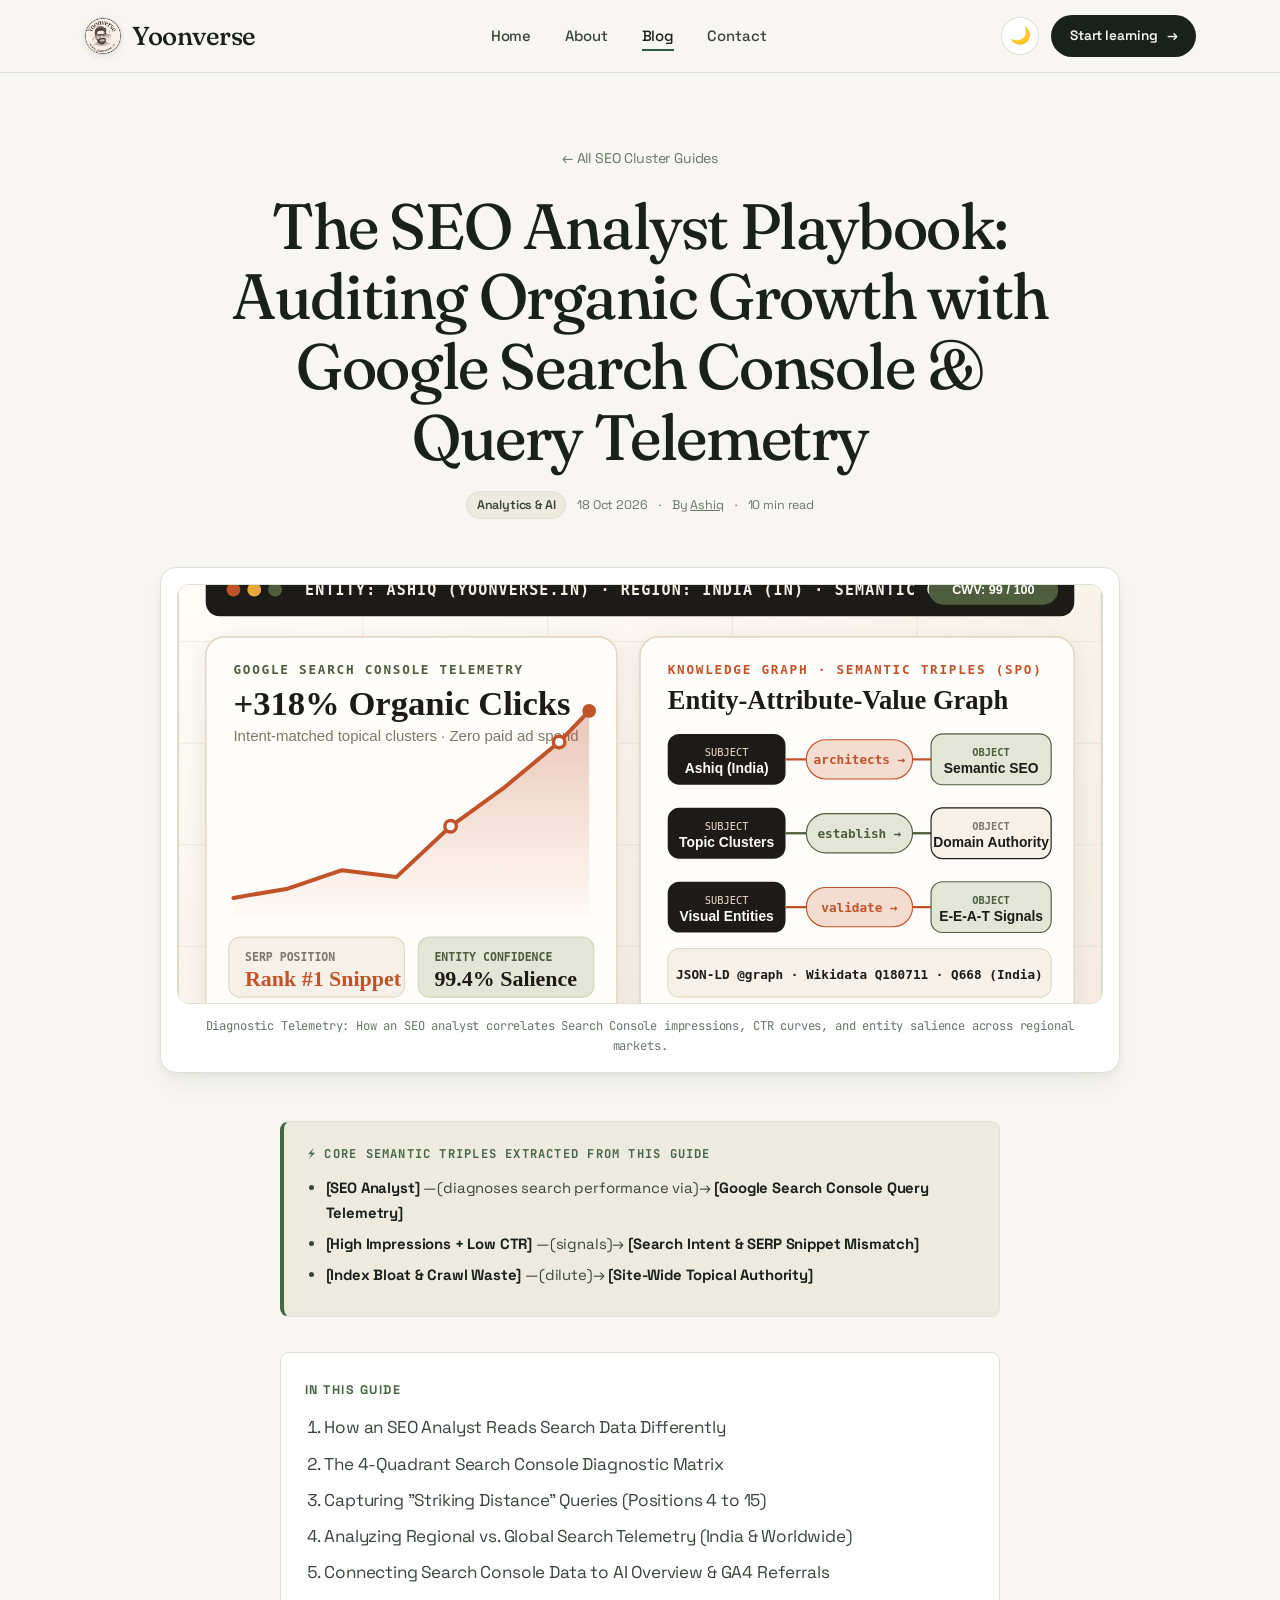
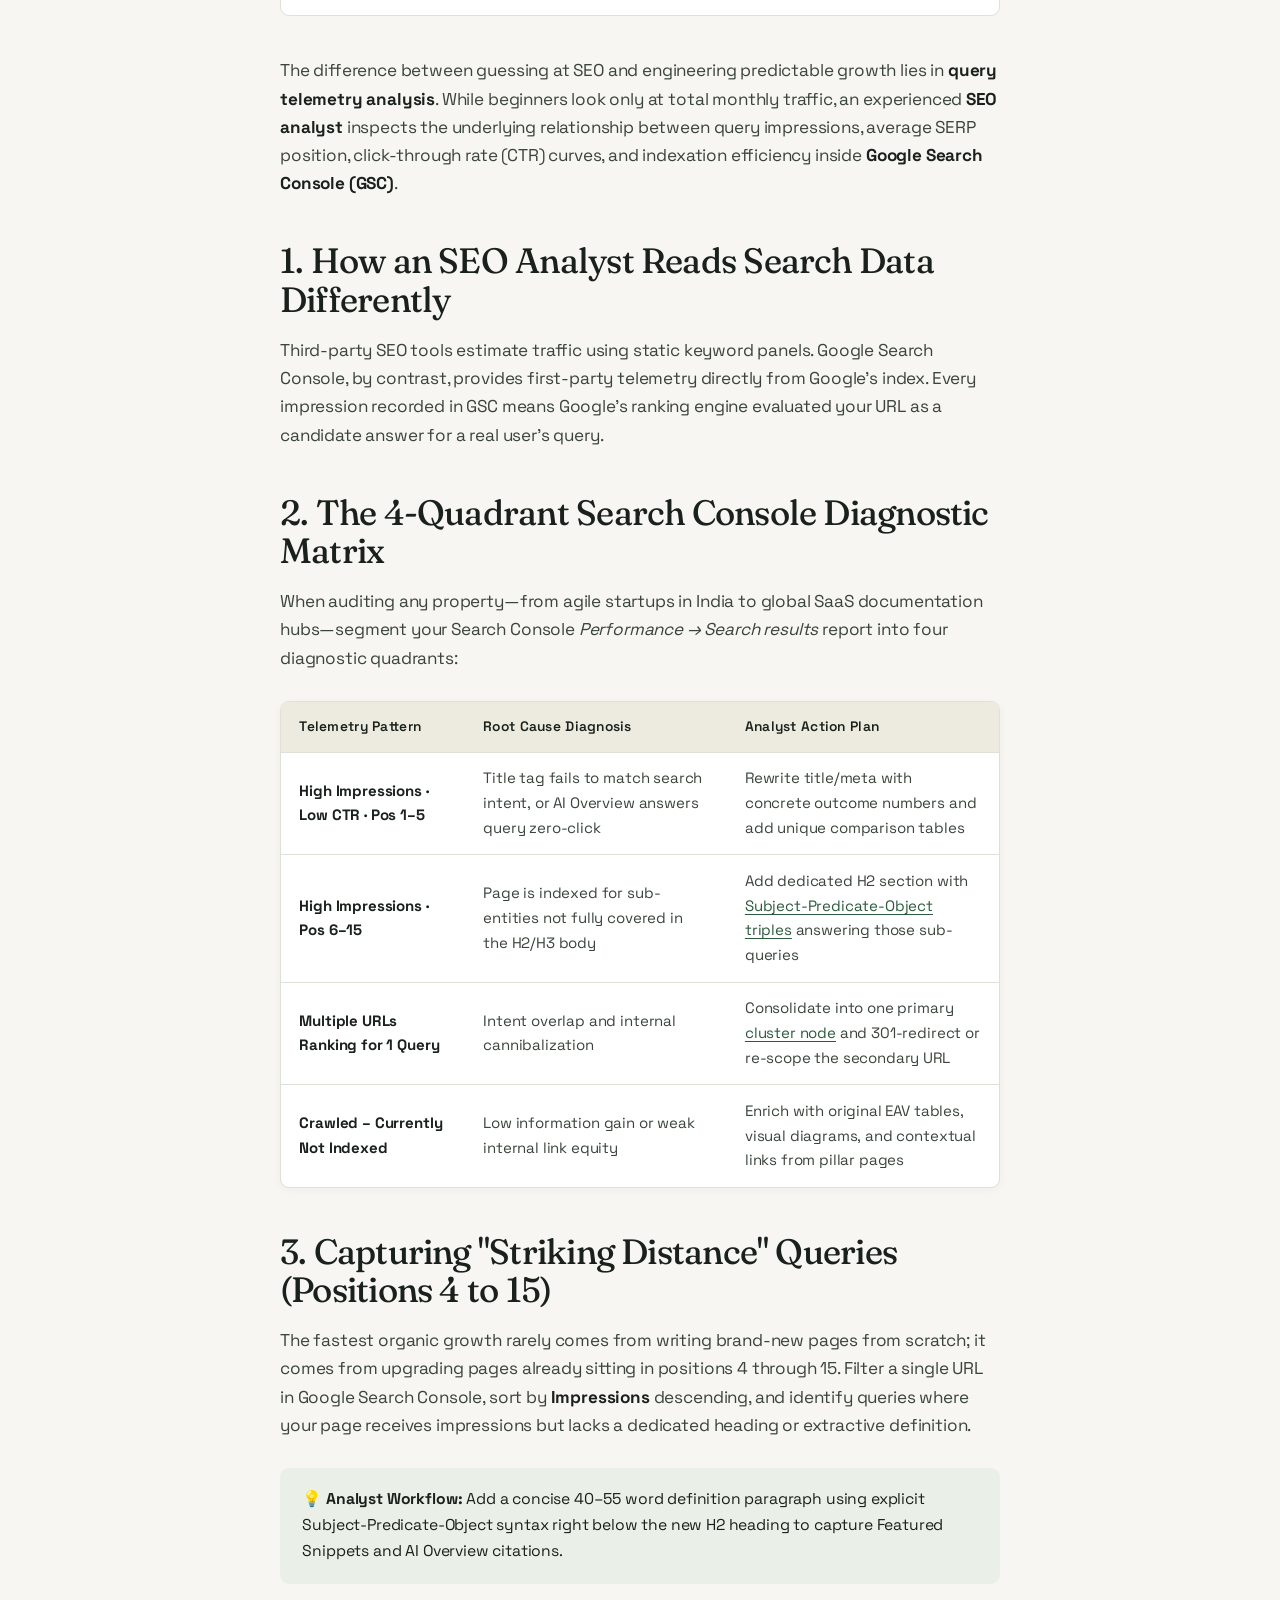
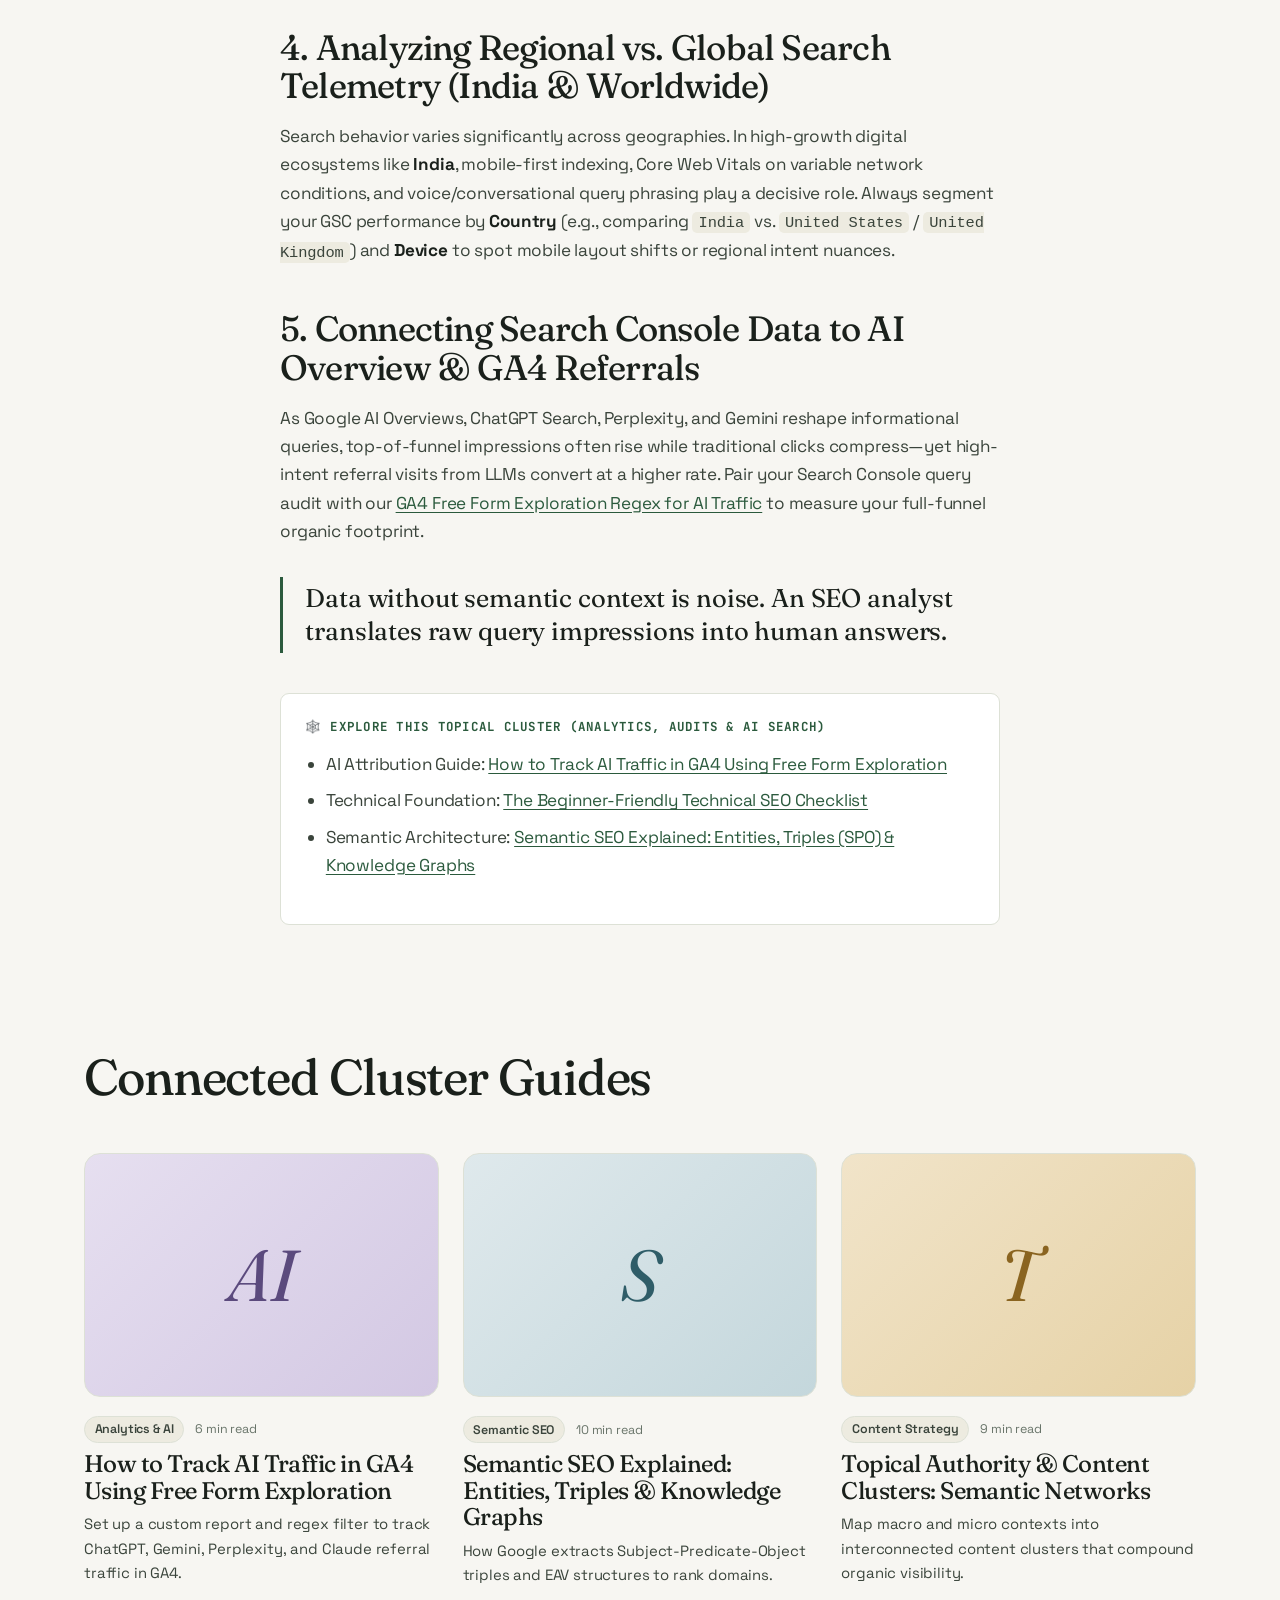
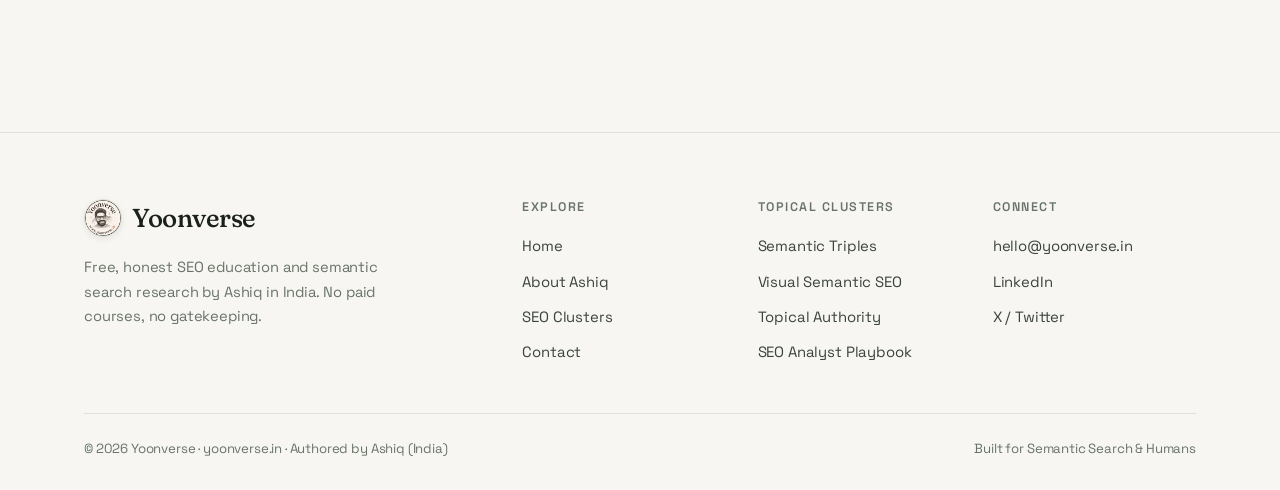
<file: blog/seo-analyst-search-console-audit-framework.html>
<!DOCTYPE html>
<html lang="en-IN">

<head>
  <meta charset="UTF-8">
  <meta name="viewport" content="width=device-width, initial-scale=1.0">
  <title>The SEO Analyst Playbook: Google Search Console &amp; Query Telemetry Audit | Yoonverse</title>
  <meta name="description"
    content="An SEO analyst framework by Ashiq for auditing Google Search Console query telemetry, diagnosing impression-to-click gaps, and scaling organic search across Indian and global markets.">
  <meta name="author" content="Ashiq">
  <meta name="geo.region" content="IN">
  <meta name="geo.placename" content="India">
  <link rel="canonical" href="https://yoonverse.in/blog/seo-analyst-search-console-audit-framework">
  <meta name="robots" content="index, follow, max-image-preview:large">
  <meta name="theme-color" content="#f6f1e8">
  <meta property="og:type" content="article">
  <meta property="og:site_name" content="Yoonverse">
  <meta property="og:title" content="The SEO Analyst Playbook: Google Search Console &amp; Query Telemetry Audit | Yoonverse">
  <meta property="og:description"
    content="An SEO analyst framework by Ashiq for auditing Google Search Console query telemetry, diagnosing impression-to-click gaps, and scaling organic search across Indian and global markets.">
  <meta property="og:url" content="https://yoonverse.in/blog/seo-analyst-search-console-audit-framework">
  <meta property="og:image" content="https://yoonverse.in/ashiq-seo-analyst-semantic-graph-india.jpg">
  <meta name="twitter:card" content="summary_large_image">
  <link rel="icon" href="/favicon.ico" sizes="any">
  <link rel="icon" href="/favicon-32x32.png" type="image/png">
  <link rel="apple-touch-icon" href="/apple-touch-icon.png">
  <link rel="preconnect" href="https://fonts.googleapis.com">
  <link rel="preconnect" href="https://fonts.gstatic.com" crossorigin>
  <link
    href="https://fonts.googleapis.com/css2?family=Fraunces:ital,opsz,wght@0,9..144,400..700;1,9..144,400..600&family=JetBrains+Mono:ital,wght@0,400;0,500;0,600;1,400&family=Space+Grotesk:wght@400;500;600;700&display=swap"
    rel="stylesheet">
  <link rel="stylesheet" href="/style.css?v=4.1">
  <script>(function () { try { const t = localStorage.getItem('yoonverse_theme'); if (t === 'dark' || (!t && window.matchMedia('(prefers-color-scheme:dark)').matches)) { document.documentElement.setAttribute('data-theme', 'dark'); } } catch (e) { } })();</script>
  <script type="application/ld+json">
  {
    "@context": "https://schema.org",
    "@graph": [
      {
        "@type": "BlogPosting",
        "@id": "https://yoonverse.in/blog/seo-analyst-search-console-audit-framework#article",
        "headline": "The SEO Analyst Playbook: Auditing Organic Growth with Google Search Console & Query Telemetry",
        "description": "An SEO analyst framework by Ashiq for auditing Google Search Console query telemetry, diagnosing impression-to-click gaps, and scaling organic search across Indian and global markets.",
        "datePublished": "2026-10-18",
        "dateModified": "2026-10-18",
        "inLanguage": "en-IN",
        "mainEntityOfPage": "https://yoonverse.in/blog/seo-analyst-search-console-audit-framework",
        "image": {
          "@type": "ImageObject",
          "url": "https://yoonverse.in/ashiq-seo-analyst-semantic-graph-india.jpg",
          "width": 1200,
          "height": 675
        },
        "author": {
          "@type": "Person",
          "@id": "https://yoonverse.in/#ashiq",
          "name": "Ashiq",
          "jobTitle": "SEO Strategist & Organic Search Analyst",
          "url": "https://yoonverse.in/about",
        "sameAs": ["https://www.instagram.com/yoonu_verse/"],
          "workLocation": { "@type": "Country", "name": "India", "sameAs": "https://www.wikidata.org/wiki/Q668" }
        },
        "publisher": {
          "@type": "Organization",
          "@id": "https://yoonverse.in/#organization",
          "name": "Yoonverse",
          "url": "https://yoonverse.in"
        }
      },
      {
        "@type": "BreadcrumbList",
        "itemListElement": [
          { "@type": "ListItem", "position": 1, "name": "Home", "item": "https://yoonverse.in/" },
          { "@type": "ListItem", "position": 2, "name": "Blog", "item": "https://yoonverse.in/blog/" },
          { "@type": "ListItem", "position": 3, "name": "SEO Analyst Playbook", "item": "https://yoonverse.in/blog/seo-analyst-search-console-audit-framework" }
        ]
      }
    ]
  }
  </script>
</head>

<body>
  <div class="progress"></div>
  <header class="site-header">
    <nav class="container nav" aria-label="Main">
      <a href="/" class="logo" id="logo"><img src="/yoonverse.webp" alt="Yoonverse — Ashiq SEO Strategist India" class="logo-img" width="38"
          height="38"
          style="width:38px;height:38px;max-width:38px;max-height:38px;border-radius:50%;object-fit:cover;display:inline-block;vertical-align:middle;border:1px solid var(--line);box-shadow:0 2px 6px rgba(29,27,24,.08);">Yoonverse</a>
      <ul class="nav-links">
        <li><a href="/">Home</a></li>
        <li><a href="/about">About</a></li>
        <li><a href="/blog/">Blog</a></li>
        <li><a href="/contact">Contact</a></li>
        <li class="mobile-cta-item"><a href="/blog/" class="mobile-menu-cta">Start learning →</a></li>
      </ul>
      <div class="nav-actions">
        <button class="theme-btn" id="themeBtn" aria-label="Toggle dark mode" title="Toggle theme"><span
            class="theme-icon">🌙</span></button>
        <a href="/blog/" class="btn btn-dark btn-sm" id="nav-cta">Start learning <span class="arrow">→</span></a>
        <button class="menu-btn" aria-label="Open menu" aria-expanded="false"><span></span><span></span></button>
      </div>
    </nav>
  </header>
  <main>
    <article itemscope itemtype="https://schema.org/BlogPosting">
      <header class="article-head container">
        <a href="/blog/" class="back-link">← All SEO Cluster Guides</a>
        <h1 class="reveal" itemprop="headline">The SEO Analyst Playbook: Auditing Organic Growth with Google Search Console &amp; Query Telemetry</h1>
        <div class="post-meta reveal d1"><span class="tag">Analytics &amp; AI</span><span>18 Oct 2026</span><span>·</span><span>By <a href="/about" itemprop="author">Ashiq</a></span><span>·</span><span>10 min read</span></div>
      </header>
      <div class="container">
        <figure class="article-figure reveal" itemprop="image" itemscope itemtype="https://schema.org/ImageObject">
          <img src="/ashiq-semantic-seo-architecture-india.svg"
            alt="Google Search Console organic telemetry and EAV diagnostic framework by Ashiq at Yoonverse in India"
            width="800" height="440" fetchpriority="high" loading="eager" decoding="async" itemprop="url">
          <figcaption itemprop="caption">Diagnostic Telemetry: How an SEO analyst correlates Search Console impressions, CTR curves, and entity salience across regional markets.</figcaption>
        </figure>
      </div>
      <div class="container">
        <div class="article-body prose" itemprop="articleBody">
          <div class="article-triples-box">
            <strong class="triples-title">⚡ Core Semantic Triples Extracted From This Guide</strong>
            <ul>
              <li><strong>[SEO Analyst]</strong> —(diagnoses search performance via)→ <strong>[Google Search Console Query Telemetry]</strong></li>
              <li><strong>[High Impressions + Low CTR]</strong> —(signals)→ <strong>[Search Intent &amp; SERP Snippet Mismatch]</strong></li>
              <li><strong>[Index Bloat &amp; Crawl Waste]</strong> —(dilute)→ <strong>[Site-Wide Topical Authority]</strong></li>
            </ul>
          </div>

          <div class="toc"><strong>In this guide</strong>
            <ol>
              <li><a href="#analyst-mindset">How an SEO Analyst Reads Search Data Differently</a></li>
              <li><a href="#gsc-quadrant">The 4-Quadrant Search Console Diagnostic Matrix</a></li>
              <li><a href="#striking-distance">Capturing "Striking Distance" Queries (Positions 4 to 15)</a></li>
              <li><a href="#regional-search-india">Analyzing Regional vs. Global Search Telemetry (India &amp; Worldwide)</a></li>
              <li><a href="#ai-overview-attribution">Connecting Search Console Data to AI Overview &amp; GA4 Referrals</a></li>
            </ol>
          </div>

          <p>The difference between guessing at SEO and engineering predictable growth lies in <strong>query telemetry analysis</strong>. While beginners look only at total monthly traffic, an experienced <strong>SEO analyst</strong> inspects the underlying relationship between query impressions, average SERP position, click-through rate (CTR) curves, and indexation efficiency inside <strong>Google Search Console (GSC)</strong>.</p>

          <h2 id="analyst-mindset">1. How an SEO Analyst Reads Search Data Differently</h2>
          <p>Third-party SEO tools estimate traffic using static keyword panels. Google Search Console, by contrast, provides first-party telemetry directly from Google's index. Every impression recorded in GSC means Google's ranking engine evaluated your URL as a candidate answer for a real user's query.</p>

          <h2 id="gsc-quadrant">2. The 4-Quadrant Search Console Diagnostic Matrix</h2>
          <p>When auditing any property—from agile startups in India to global SaaS documentation hubs—segment your Search Console <em>Performance → Search results</em> report into four diagnostic quadrants:</p>

          <div class="table-wrap">
            <table>
              <thead>
                <tr>
                  <th>Telemetry Pattern</th>
                  <th>Root Cause Diagnosis</th>
                  <th>Analyst Action Plan</th>
                </tr>
              </thead>
              <tbody>
                <tr>
                  <td><strong>High Impressions · Low CTR · Pos 1–5</strong></td>
                  <td>Title tag fails to match search intent, or AI Overview answers query zero-click</td>
                  <td>Rewrite title/meta with concrete outcome numbers and add unique comparison tables</td>
                </tr>
                <tr>
                  <td><strong>High Impressions · Pos 6–15</strong></td>
                  <td>Page is indexed for sub-entities not fully covered in the H2/H3 body</td>
                  <td>Add dedicated H2 section with <a href="/blog/semantic-seo-triples-knowledge-graph">Subject-Predicate-Object triples</a> answering those sub-queries</td>
                </tr>
                <tr>
                  <td><strong>Multiple URLs Ranking for 1 Query</strong></td>
                  <td>Intent overlap and internal cannibalization</td>
                  <td>Consolidate into one primary <a href="/blog/topical-authority-content-clusters">cluster node</a> and 301-redirect or re-scope the secondary URL</td>
                </tr>
                <tr>
                  <td><strong>Crawled – Currently Not Indexed</strong></td>
                  <td>Low information gain or weak internal link equity</td>
                  <td>Enrich with original EAV tables, visual diagrams, and contextual links from pillar pages</td>
                </tr>
              </tbody>
            </table>
          </div>

          <h2 id="striking-distance">3. Capturing "Striking Distance" Queries (Positions 4 to 15)</h2>
          <p>The fastest organic growth rarely comes from writing brand-new pages from scratch; it comes from upgrading pages already sitting in positions 4 through 15. Filter a single URL in Google Search Console, sort by <strong>Impressions</strong> descending, and identify queries where your page receives impressions but lacks a dedicated heading or extractive definition.</p>
          <div class="callout">💡 <strong>Analyst Workflow:</strong> Add a concise 40–55 word definition paragraph using explicit Subject-Predicate-Object syntax right below the new H2 heading to capture Featured Snippets and AI Overview citations.</div>

          <h2 id="regional-search-india">4. Analyzing Regional vs. Global Search Telemetry (India &amp; Worldwide)</h2>
          <p>Search behavior varies significantly across geographies. In high-growth digital ecosystems like <strong>India</strong>, mobile-first indexing, Core Web Vitals on variable network conditions, and voice/conversational query phrasing play a decisive role. Always segment your GSC performance by <strong>Country</strong> (e.g., comparing <code>India</code> vs. <code>United States</code> / <code>United Kingdom</code>) and <strong>Device</strong> to spot mobile layout shifts or regional intent nuances.</p>

          <h2 id="ai-overview-attribution">5. Connecting Search Console Data to AI Overview &amp; GA4 Referrals</h2>
          <p>As Google AI Overviews, ChatGPT Search, Perplexity, and Gemini reshape informational queries, top-of-funnel impressions often rise while traditional clicks compress—yet high-intent referral visits from LLMs convert at a higher rate. Pair your Search Console query audit with our <a href="/blog/how-to-track-ai-traffic-in-ga4">GA4 Free Form Exploration Regex for AI Traffic</a> to measure your full-funnel organic footprint.</p>

          <blockquote>Data without semantic context is noise. An SEO analyst translates raw query impressions into human answers.</blockquote>

          <div class="article-cluster-nav">
            <h4>🕸️ Explore This Topical Cluster (Analytics, Audits &amp; AI Search)</h4>
            <ul>
              <li>AI Attribution Guide: <a href="/blog/how-to-track-ai-traffic-in-ga4">How to Track AI Traffic in GA4 Using Free Form Exploration</a></li>
              <li>Technical Foundation: <a href="/blog/technical-seo-checklist">The Beginner-Friendly Technical SEO Checklist</a></li>
              <li>Semantic Architecture: <a href="/blog/semantic-seo-triples-knowledge-graph">Semantic SEO Explained: Entities, Triples (SPO) &amp; Knowledge Graphs</a></li>
            </ul>
          </div>
        </div>
      </div>
    </article>

    <section class="section" style="padding-top:2rem">
      <div class="container">
        <div class="section-head">
          <h2>Connected Cluster Guides</h2>
        </div>
        <div class="posts">
          <a href="/blog/how-to-track-ai-traffic-in-ga4" class="post-card reveal d1" data-cat="analytics">
            <div class="post-thumb t4"><span class="glyph">AI</span></div>
            <div class="post-meta"><span class="tag">Analytics &amp; AI</span><span>6 min read</span></div>
            <h3>How to Track AI Traffic in GA4 Using Free Form Exploration</h3>
            <p>Set up a custom report and regex filter to track ChatGPT, Gemini, Perplexity, and Claude referral traffic in GA4.</p>
          </a>
          <a href="/blog/semantic-seo-triples-knowledge-graph" class="post-card reveal d2" data-cat="semantic">
            <div class="post-thumb t5"><span class="glyph">S</span></div>
            <div class="post-meta"><span class="tag">Semantic SEO</span><span>10 min read</span></div>
            <h3>Semantic SEO Explained: Entities, Triples &amp; Knowledge Graphs</h3>
            <p>How Google extracts Subject-Predicate-Object triples and EAV structures to rank domains.</p>
          </a>
          <a href="/blog/topical-authority-content-clusters" class="post-card reveal d3" data-cat="content">
            <div class="post-thumb t6"><span class="glyph">T</span></div>
            <div class="post-meta"><span class="tag">Content Strategy</span><span>9 min read</span></div>
            <h3>Topical Authority &amp; Content Clusters: Semantic Networks</h3>
            <p>Map macro and micro contexts into interconnected content clusters that compound organic visibility.</p>
          </a>
        </div>
      </div>
    </section>
  </main>
  <footer class="site-footer">
    <div class="container">
      <div class="footer-grid">
        <div>
          <a href="/" class="logo"><img src="/yoonverse.webp" alt="Yoonverse" class="logo-img" width="38" height="38"
              style="width:38px;height:38px;max-width:38px;max-height:38px;border-radius:50%;object-fit:cover;display:inline-block;vertical-align:middle;border:1px solid var(--line);box-shadow:0 2px 6px rgba(29,27,24,.08);">Yoonverse</a>
          <p>Free, honest SEO education and semantic search research by Ashiq in India. No paid courses, no gatekeeping.</p>
        </div>
        <div>
          <h4>Explore</h4>
          <ul>
            <li><a href="/">Home</a></li>
            <li><a href="/about">About Ashiq</a></li>
            <li><a href="/blog/">SEO Clusters</a></li>
            <li><a href="/contact">Contact</a></li>
          </ul>
        </div>
        <div>
          <h4>Topical Clusters</h4>
          <ul>
            <li><a href="/blog/semantic-seo-triples-knowledge-graph">Semantic Triples</a></li>
            <li><a href="/blog/visual-semantic-seo-guide">Visual Semantic SEO</a></li>
            <li><a href="/blog/topical-authority-content-clusters">Topical Authority</a></li>
            <li><a href="/blog/seo-analyst-search-console-audit-framework">SEO Analyst Playbook</a></li>
          </ul>
        </div>
        <div>
          <h4>Connect</h4>
          <ul>
            <li><a href="mailto:hello@yoonverse.in">hello@yoonverse.in</a></li>
            <li><a href="https://www.linkedin.com/" target="_blank" rel="noopener">LinkedIn</a></li>
            <li><a href="https://x.com/" target="_blank" rel="noopener">X / Twitter</a></li>
          </ul>
        </div>
      </div>
      <div class="footer-bottom"><span>© <span data-year>2026</span> Yoonverse · yoonverse.in · Authored by Ashiq (India)</span><span>Built for Semantic Search &amp; Humans</span></div>
    </div>
  </footer>
  <script src="/script.js?v=4.1" defer></script>
</body>

</html>
</file>
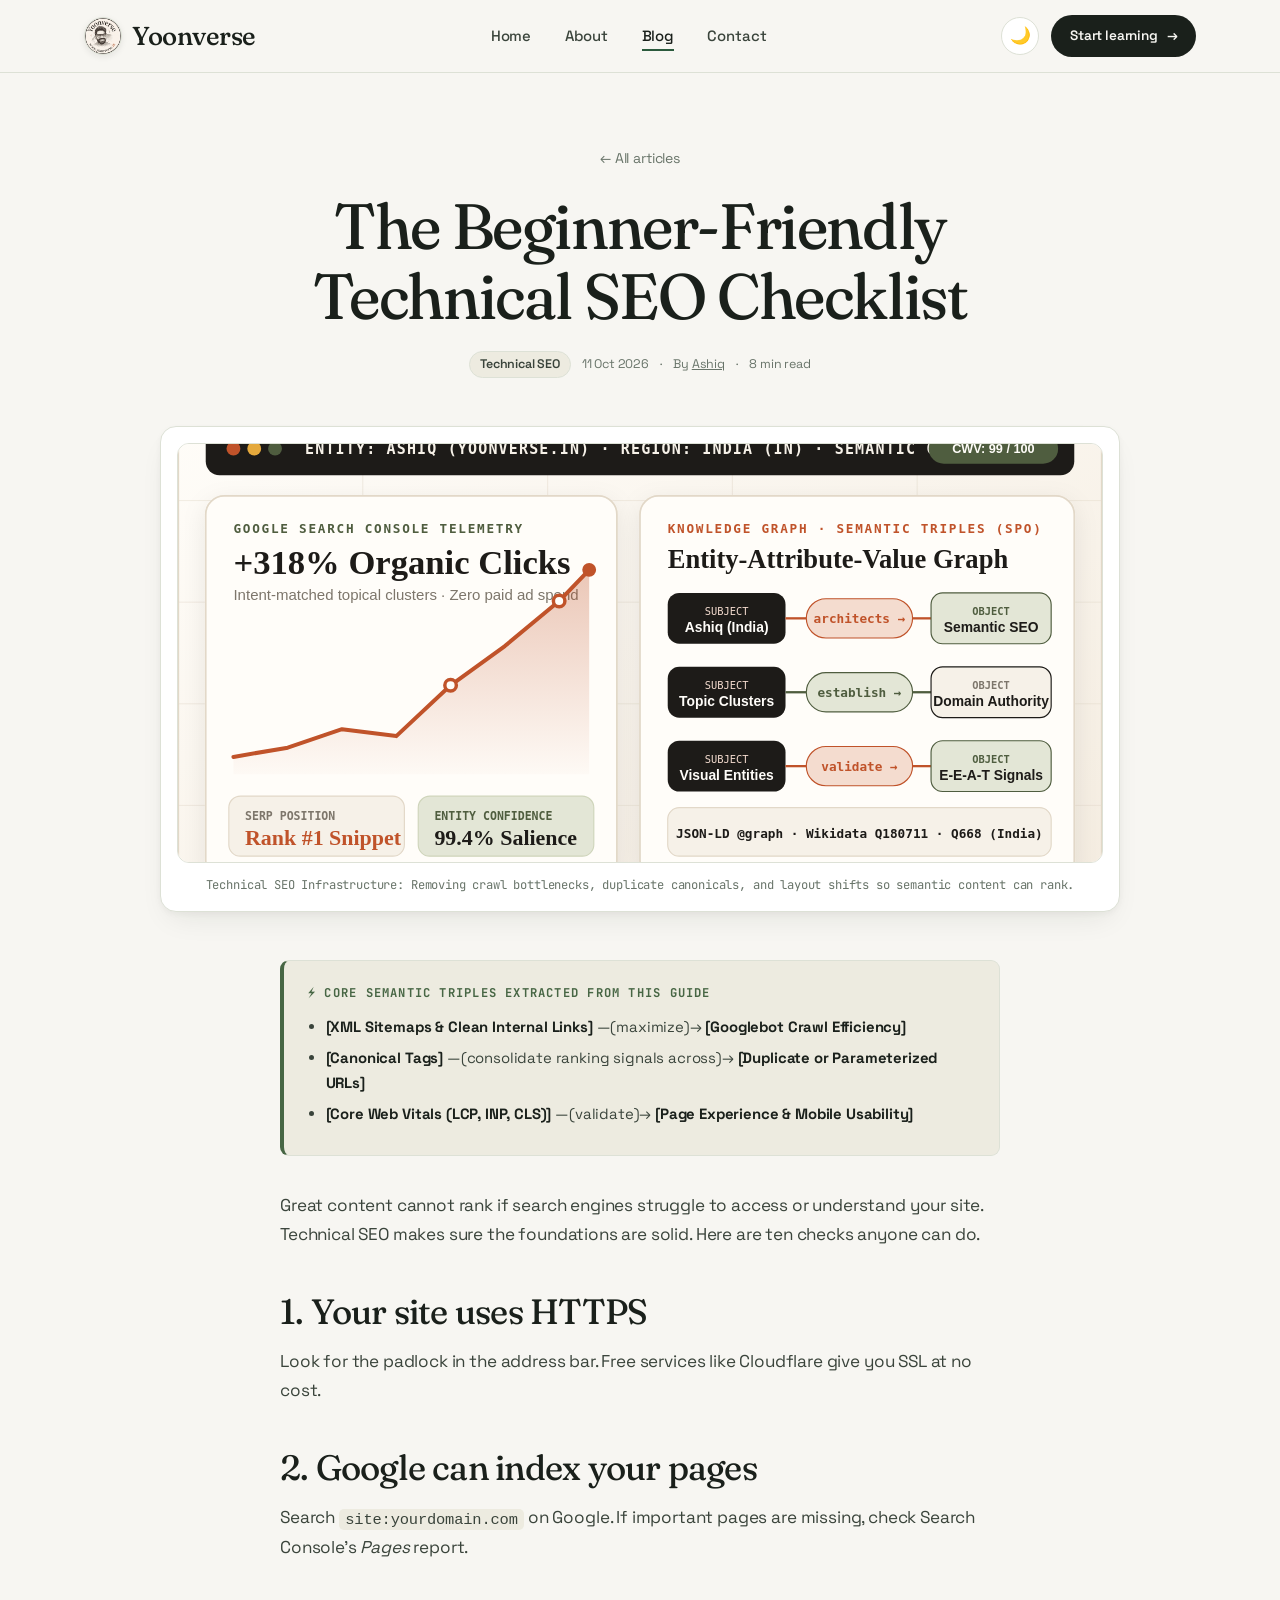
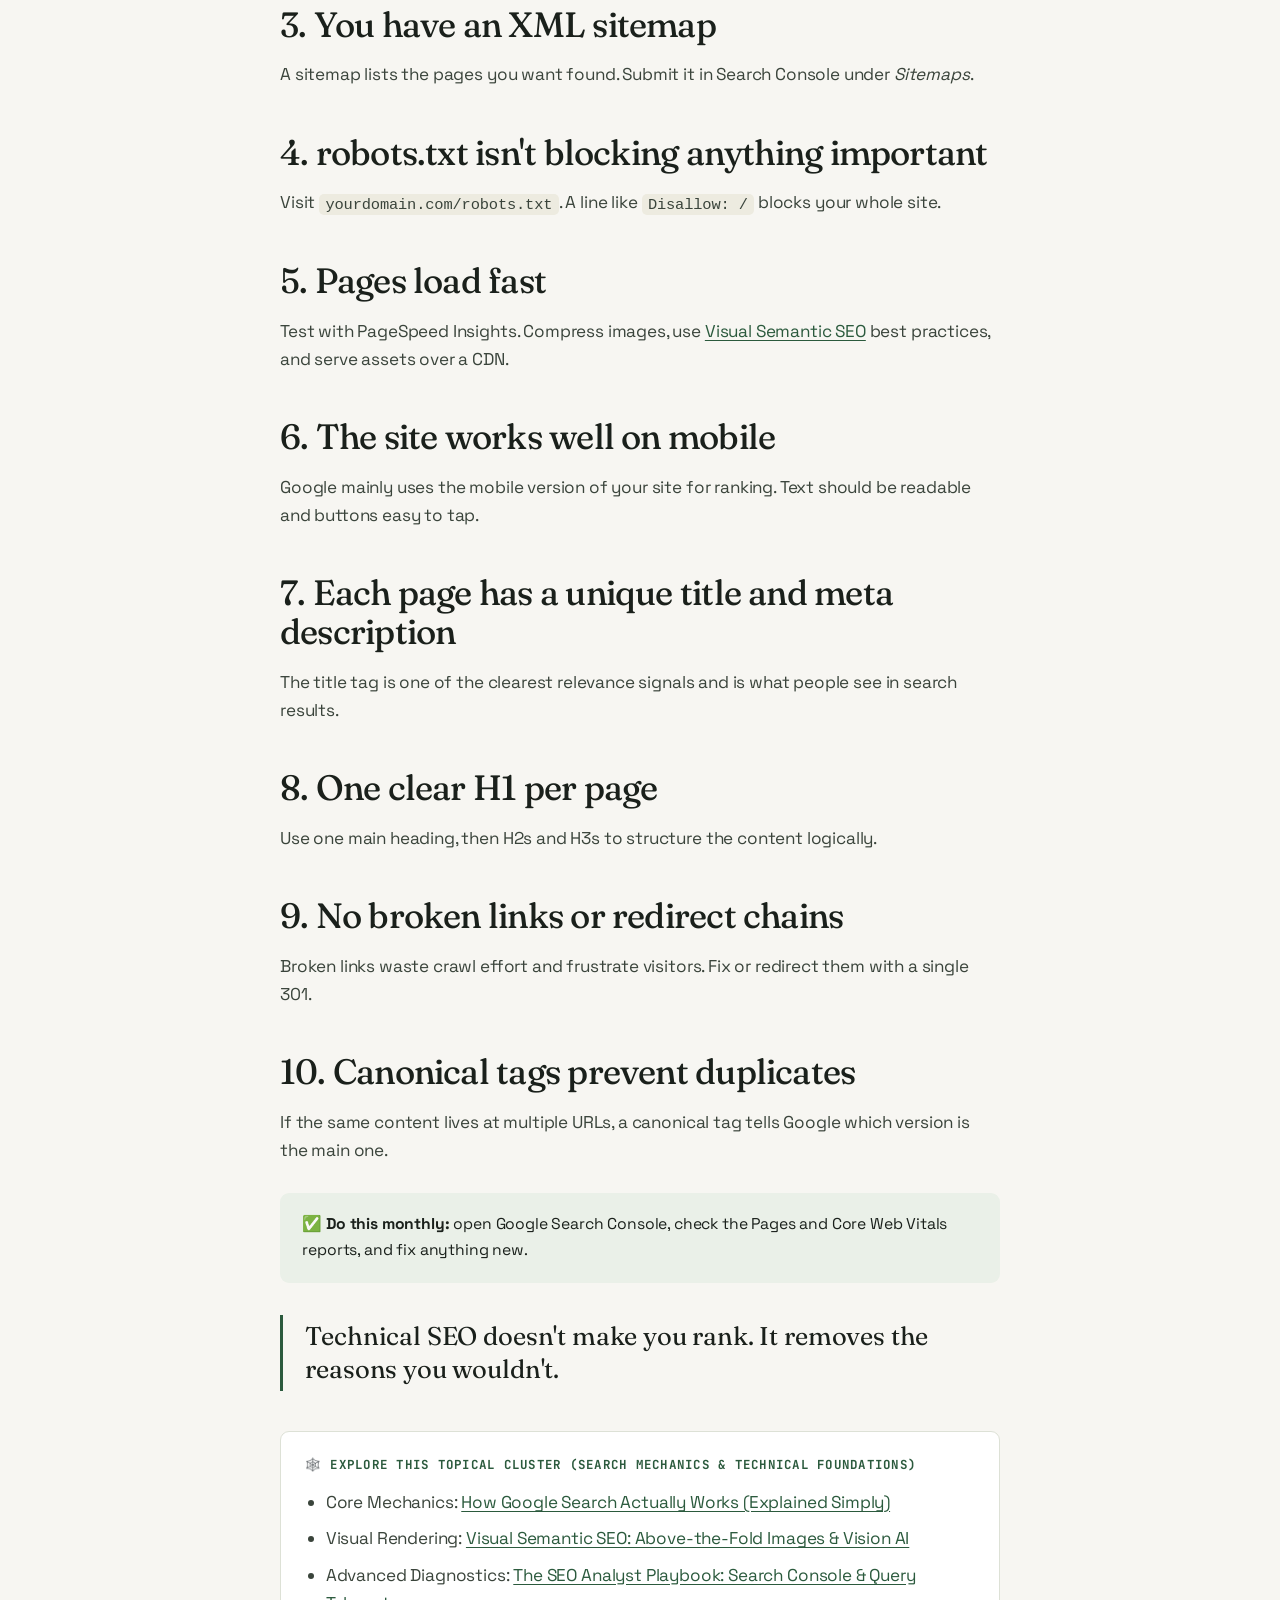
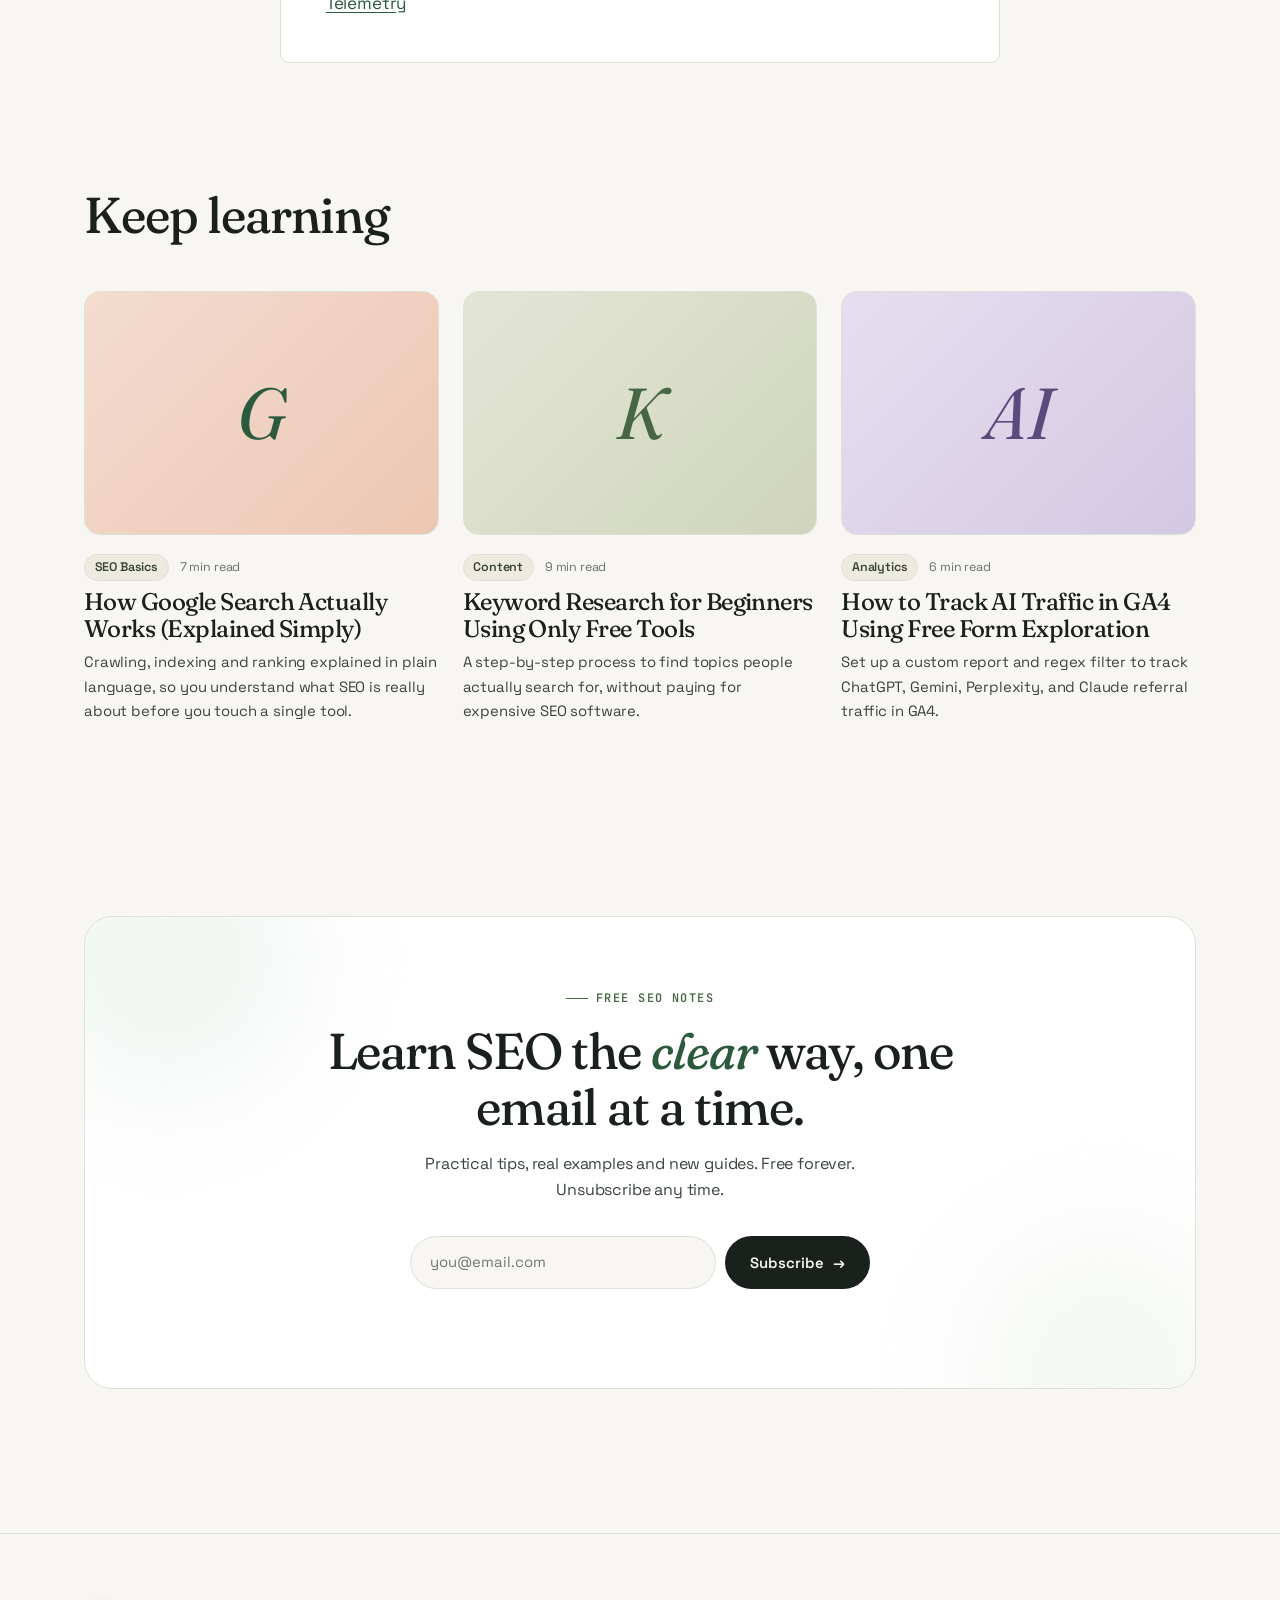
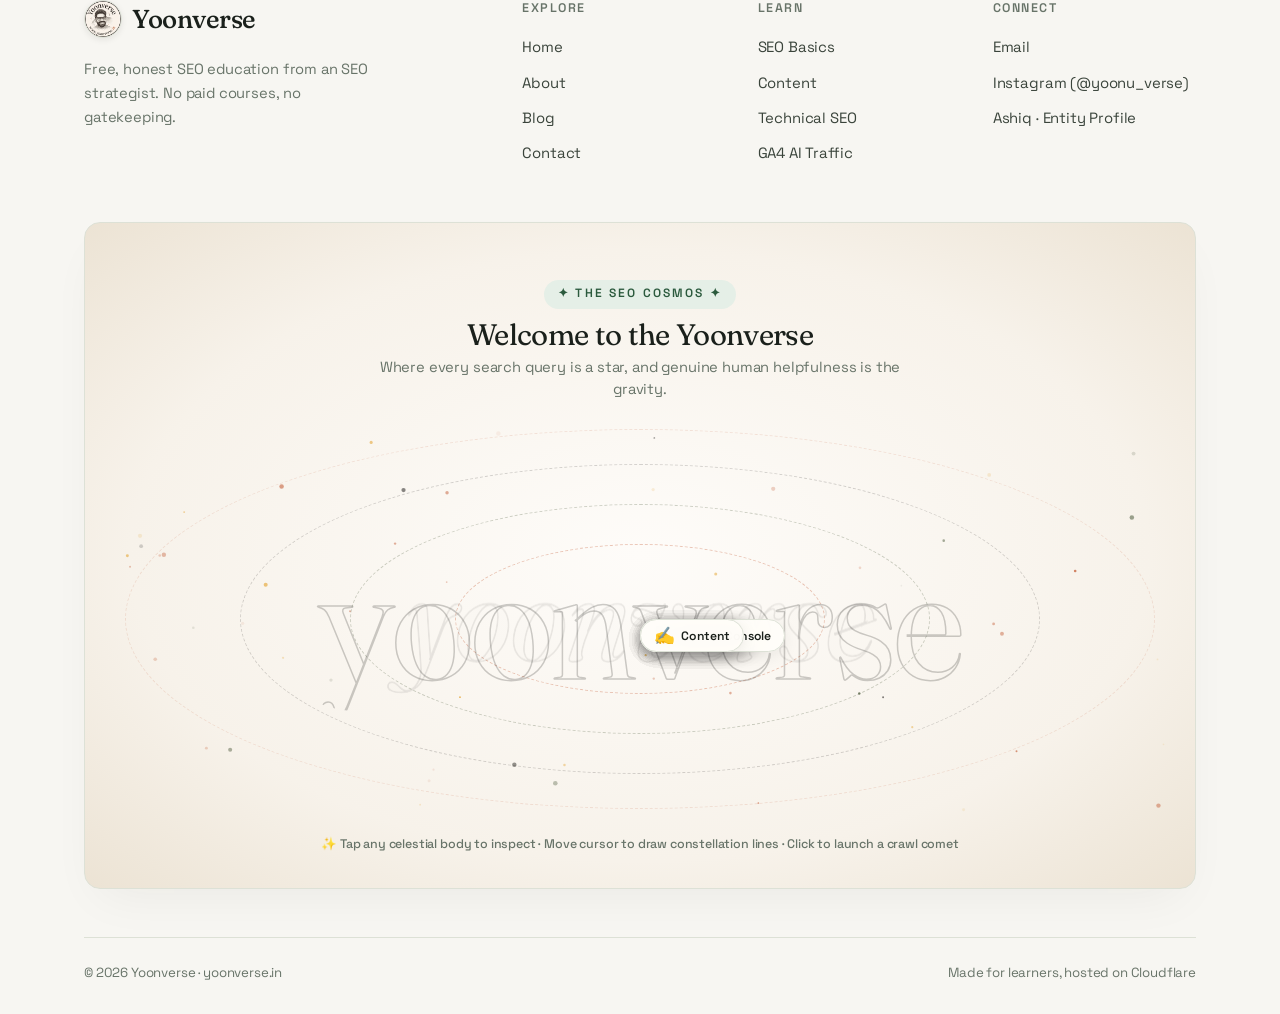
<file: blog/technical-seo-checklist.html>
<!DOCTYPE html>
<html lang="en-IN">

<head>
  <meta charset="UTF-8">
  <meta name="viewport" content="width=device-width, initial-scale=1.0">
  <title>The Beginner-Friendly Technical SEO Checklist | Yoonverse</title>
  <meta name="description"
    content="Ten technical checks that stop good content from being held back, explained without jargon.">
  <meta name="author" content="Ashiq">
  <meta name="geo.region" content="IN">
  <meta name="geo.placename" content="India">
  <link rel="canonical" href="https://yoonverse.in/blog/technical-seo-checklist">
  <meta name="robots" content="index, follow, max-image-preview:large">
  <meta name="theme-color" content="#f6f1e8">
  <meta property="og:type" content="article">
  <meta property="og:site_name" content="Yoonverse">
  <meta property="og:title" content="The Beginner-Friendly Technical SEO Checklist | Yoonverse">
  <meta property="og:description"
    content="Ten technical checks that stop good content from being held back, explained without jargon.">
  <meta property="og:url" content="https://yoonverse.in/blog/technical-seo-checklist">
  <meta name="twitter:card" content="summary_large_image">
  <link rel="icon" href="/favicon.ico" sizes="any">
  <link rel="icon" href="/favicon-32x32.png" type="image/png">
  <link rel="apple-touch-icon" href="/apple-touch-icon.png">
  <meta property="og:image" content="https://yoonverse.in/ashiq-seo-analyst-semantic-graph-india.jpg">
  <link rel="preconnect" href="https://fonts.googleapis.com">
  <link rel="preconnect" href="https://fonts.gstatic.com" crossorigin>
  <link
    href="https://fonts.googleapis.com/css2?family=Fraunces:ital,opsz,wght@0,9..144,400..700;1,9..144,400..600&family=JetBrains+Mono:ital,wght@0,400;0,500;0,600;1,400&family=Space+Grotesk:wght@400;500;600;700&display=swap"
    rel="stylesheet">
  <link rel="stylesheet" href="/style.css?v=4.1">
  <script>(function () { try { const t = localStorage.getItem('yoonverse_theme'); if (t === 'dark' || (!t && window.matchMedia('(prefers-color-scheme:dark)').matches)) { document.documentElement.setAttribute('data-theme', 'dark'); } } catch (e) { } })();</script>
  <script
    type="application/ld+json">{"@context":"https://schema.org","@type":"BlogPosting","headline":"The Beginner-Friendly Technical SEO Checklist","description":"Ten technical checks that stop good content from being held back, explained without jargon.","datePublished":"2026-10-11","dateModified":"2026-10-18","inLanguage":"en-IN","mainEntityOfPage":"https://yoonverse.in/blog/technical-seo-checklist","author":{"@type":"Person","@id":"https://yoonverse.in/#ashiq","name":"Ashiq","jobTitle":"SEO Strategist & Organic Search Analyst","url":"https://yoonverse.in/about","workLocation":{"@type":"Country","name":"India","sameAs":"https://www.wikidata.org/wiki/Q668"}},"publisher":{"@type":"Organization","@id":"https://yoonverse.in/#organization","name":"Yoonverse","url":"https://yoonverse.in"}}</script>
</head>

<body>
  <div class="progress"></div>
  <header class="site-header">
    <nav class="container nav" aria-label="Main">
      <a href="/" class="logo" id="logo"><img src="/yoonverse.webp" alt="Yoonverse" class="logo-img" width="38"
          height="38"
          style="width:38px;height:38px;max-width:38px;max-height:38px;border-radius:50%;object-fit:cover;display:inline-block;vertical-align:middle;border:1px solid var(--line);box-shadow:0 2px 6px rgba(29,27,24,.08);">Yoonverse</a>
      <ul class="nav-links">
        <li><a href="/">Home</a></li>
        <li><a href="/about">About</a></li>
        <li><a href="/blog/">Blog</a></li>
        <li><a href="/contact">Contact</a></li>
        <li class="mobile-cta-item"><a href="/blog/" class="mobile-menu-cta">Start learning →</a></li>
      </ul>
      <div class="nav-actions">
        <button class="theme-btn" id="themeBtn" aria-label="Toggle dark mode" title="Toggle theme"><span
            class="theme-icon">🌙</span></button>
        <a href="/blog/" class="btn btn-dark btn-sm" id="nav-cta">Start learning <span class="arrow">→</span></a>
        <button class="menu-btn" aria-label="Open menu" aria-expanded="false"><span></span><span></span></button>
      </div>
    </nav>
  </header>
  <main>
    <article>
      <header class="article-head container">
        <a href="/blog/" class="back-link">← All articles</a>
        <h1 class="reveal">The Beginner-Friendly Technical SEO Checklist</h1>
        <div class="post-meta reveal d1"><span class="tag">Technical SEO</span><span>11 Oct
            2026</span><span>·</span><span>By <a href="/about">Ashiq</a></span><span>·</span><span>8 min read</span></div>
      </header>
      <div class="container">
        <figure class="article-figure reveal">
          <img src="/ashiq-semantic-seo-architecture-india.svg"
            alt="Technical SEO audit checklist and Core Web Vitals 99/100 architecture by Ashiq at Yoonverse India"
            width="800" height="440" fetchpriority="high" loading="eager" decoding="async">
          <figcaption>Technical SEO Infrastructure: Removing crawl bottlenecks, duplicate canonicals, and layout shifts so semantic content can rank.</figcaption>
        </figure>
      </div>
      <div class="container">
        <div class="article-body prose">
          <div class="article-triples-box">
            <strong class="triples-title">⚡ Core Semantic Triples Extracted From This Guide</strong>
            <ul>
              <li><strong>[XML Sitemaps &amp; Clean Internal Links]</strong> —(maximize)→ <strong>[Googlebot Crawl Efficiency]</strong></li>
              <li><strong>[Canonical Tags]</strong> —(consolidate ranking signals across)→ <strong>[Duplicate or Parameterized URLs]</strong></li>
              <li><strong>[Core Web Vitals (LCP, INP, CLS)]</strong> —(validate)→ <strong>[Page Experience &amp; Mobile Usability]</strong></li>
            </ul>
          </div>
          <p>Great content cannot rank if search engines struggle to access or understand your site. Technical SEO makes
            sure the foundations are solid. Here are ten checks anyone can do.</p>
          <h2>1. Your site uses HTTPS</h2>
          <p>Look for the padlock in the address bar. Free services like Cloudflare give you SSL at no cost.</p>
          <h2>2. Google can index your pages</h2>
          <p>Search <code>site:yourdomain.com</code> on Google. If important pages are missing, check Search Console's
            <em>Pages</em> report.
          </p>
          <h2>3. You have an XML sitemap</h2>
          <p>A sitemap lists the pages you want found. Submit it in Search Console under <em>Sitemaps</em>.</p>
          <h2>4. robots.txt isn't blocking anything important</h2>
          <p>Visit <code>yourdomain.com/robots.txt</code>. A line like <code>Disallow: /</code> blocks your whole site.
          </p>
          <h2>5. Pages load fast</h2>
          <p>Test with PageSpeed Insights. Compress images, use <a href="/blog/visual-semantic-seo-guide">Visual Semantic SEO</a> best practices, and serve assets over a CDN.</p>
          <h2>6. The site works well on mobile</h2>
          <p>Google mainly uses the mobile version of your site for ranking. Text should be readable and buttons easy to
            tap.</p>
          <h2>7. Each page has a unique title and meta description</h2>
          <p>The title tag is one of the clearest relevance signals and is what people see in search results.</p>
          <h2>8. One clear H1 per page</h2>
          <p>Use one main heading, then H2s and H3s to structure the content logically.</p>
          <h2>9. No broken links or redirect chains</h2>
          <p>Broken links waste crawl effort and frustrate visitors. Fix or redirect them with a single 301.</p>
          <h2>10. Canonical tags prevent duplicates</h2>
          <p>If the same content lives at multiple URLs, a canonical tag tells Google which version is the main one.</p>
          <div class="callout">✅ <strong>Do this monthly:</strong> open Google Search Console, check the Pages and Core
            Web Vitals reports, and fix anything new.</div>
          <blockquote>Technical SEO doesn't make you rank. It removes the reasons you wouldn't.</blockquote>
          <div class="article-cluster-nav">
            <h4>🕸️ Explore This Topical Cluster (Search Mechanics &amp; Technical Foundations)</h4>
            <ul>
              <li>Core Mechanics: <a href="/blog/how-google-search-works">How Google Search Actually Works (Explained Simply)</a></li>
              <li>Visual Rendering: <a href="/blog/visual-semantic-seo-guide">Visual Semantic SEO: Above-the-Fold Images &amp; Vision AI</a></li>
              <li>Advanced Diagnostics: <a href="/blog/seo-analyst-search-console-audit-framework">The SEO Analyst Playbook: Search Console &amp; Query Telemetry</a></li>
            </ul>
          </div>
        </div>
      </div>
    </article>
    <section class="section" style="padding-top:2rem">
      <div class="container">
        <div class="section-head">
          <h2>Keep learning</h2>
        </div>
        <div class="posts">
          <a href="/blog/how-google-search-works" class="post-card reveal d1" data-cat="basics">
            <div class="post-thumb t1"><span class="glyph">G</span></div>
            <div class="post-meta"><span class="tag">SEO Basics</span><span>7 min read</span></div>
            <h3>How Google Search Actually Works (Explained Simply)</h3>
            <p>Crawling, indexing and ranking explained in plain language, so you understand what SEO is really about
              before you touch a single tool.</p>
          </a>
          <a href="/blog/keyword-research-for-beginners" class="post-card reveal d2" data-cat="content">
            <div class="post-thumb t2"><span class="glyph">K</span></div>
            <div class="post-meta"><span class="tag">Content</span><span>9 min read</span></div>
            <h3>Keyword Research for Beginners Using Only Free Tools</h3>
            <p>A step-by-step process to find topics people actually search for, without paying for expensive SEO
              software.</p>
          </a>
          <a href="/blog/how-to-track-ai-traffic-in-ga4" class="post-card reveal d3" data-cat="analytics">
            <div class="post-thumb t4"><span class="glyph">AI</span></div>
            <div class="post-meta"><span class="tag">Analytics</span><span>6 min read</span></div>
            <h3>How to Track AI Traffic in GA4 Using Free Form Exploration</h3>
            <p>Set up a custom report and regex filter to track ChatGPT, Gemini, Perplexity, and Claude referral traffic in GA4.</p>
          </a>
        </div>
      </div>
    </section>

    <section class="section">
      <div class="container">
        <div class="cta reveal">
          <span class="eyebrow">Free SEO notes</span>
          <h2>Learn SEO the <em class="accent">clear</em> way, one email at a time.</h2>
          <p>Practical tips, real examples and new guides. Free forever. Unsubscribe any time.</p>
          <form class="subscribe" data-mailto="hello@yoonverse.in" id="subscribe-form">
            <input type="hidden" name="subject" value="Subscribe me to Yoonverse SEO notes">
            <input type="email" name="email" placeholder="you@email.com" required aria-label="Email address"
              id="subscribe-email">
            <button class="btn btn-dark" type="submit" id="subscribe-btn">Subscribe <span
                class="arrow">→</span></button>
          </form>
          <div class="form-msg"></div>
        </div>
      </div>
    </section>
  </main>
  <footer class="site-footer">
    <div class="container">
      <div class="footer-grid">
        <div>
          <a href="/" class="logo"><img src="/yoonverse.webp" alt="Yoonverse" class="logo-img" width="38" height="38"
              style="width:38px;height:38px;max-width:38px;max-height:38px;border-radius:50%;object-fit:cover;display:inline-block;vertical-align:middle;border:1px solid var(--line);box-shadow:0 2px 6px rgba(29,27,24,.08);">Yoonverse</a>
          <p>Free, honest SEO education from an SEO strategist. No paid courses, no gatekeeping.</p>
        </div>
        <div>
          <h4>Explore</h4>
          <ul>
            <li><a href="/">Home</a></li>
            <li><a href="/about">About</a></li>
            <li><a href="/blog/">Blog</a></li>
            <li><a href="/contact">Contact</a></li>
          </ul>
        </div>
        <div>
          <h4>Learn</h4>
          <ul>
            <li><a href="/blog/how-google-search-works">SEO Basics</a></li>
            <li><a href="/blog/keyword-research-for-beginners">Content</a></li>
            <li><a href="/blog/technical-seo-checklist">Technical SEO</a></li>
            <li><a href="/blog/how-to-track-ai-traffic-in-ga4">GA4 AI Traffic</a></li>
          </ul>
        </div>
        <div>
          <h4>Connect</h4>
          <ul>
            <li><a href="mailto:hello@yoonverse.in">Email</a></li>
            <li><a href="https://www.instagram.com/yoonu_verse/" target="_blank" rel="noopener me">Instagram (@yoonu_verse)</a></li>
            <li><a href="/about">Ashiq · Entity Profile</a></li>
          </ul>
        </div>
      </div>
      <!-- THE SEO COSMOS (UNIVERSE OF SEO) -->
      <div class="seo-cosmos-zone" id="seoCosmos">
        <div class="cosmos-header">
          <span class="cosmos-badge">✦ The SEO Cosmos ✦</span>
          <h3 class="cosmos-title">Welcome to the Yoonverse</h3>
          <p class="cosmos-caption">Where every search query is a star, and genuine human helpfulness is the gravity.
          </p>
        </div>

        <div class="cosmos-stage">
          <!-- Interactive Canvas for stars, constellation web, and comets -->
          <canvas class="cosmos-canvas" id="cosmosCanvas"></canvas>

          <!-- Orbital Ring Tracks -->
          <div class="cosmos-orbit orbit-1" aria-hidden="true"></div>
          <div class="cosmos-orbit orbit-2" aria-hidden="true"></div>
          <div class="cosmos-orbit orbit-3" aria-hidden="true"></div>
          <div class="cosmos-orbit orbit-4" aria-hidden="true"></div>

          <!-- Orbiting SEO Celestial Bodies -->
          <div class="celestial-body planet-intent" data-name="Search Intent"
            data-desc="The gravitational core of modern SEO. Search engines reward whatever answers the human question best."
            tabindex="0">
            <span class="body-icon">🪐</span>
            <span class="body-tag">Intent</span>
          </div>

          <div class="celestial-body planet-ai" data-name="AI Overviews &amp; GEO"
            data-desc="Generative Engine Optimization: earning citations in ChatGPT, Gemini, and Perplexity answer capsules."
            tabindex="0">
            <span class="body-icon">✦</span>
            <span class="body-tag">AI Search</span>
          </div>

          <div class="celestial-body planet-bot" data-name="Googlebot Explorer"
            data-desc="Orbiting the web 24/7, traversing sitemaps and following internal links."
            tabindex="0">
            <span class="body-icon">🛰️</span>
            <span class="body-tag">Googlebot</span>
          </div>

          <div class="celestial-body planet-eeat" data-name="E-E-A-T Star"
            data-desc="Experience, Expertise, Authoritativeness &amp; Trust radiating through every guide."
            tabindex="0">
            <span class="body-icon">☀️</span>
            <span class="body-tag">E-E-A-T</span>
          </div>

          <div class="celestial-body planet-schema" data-name="Semantic Schema"
            data-desc="Structured JSON-LD entity data translating human prose directly into machine knowledge graphs."
            tabindex="0">
            <span class="body-icon">🧩</span>
            <span class="body-tag">Schema</span>
          </div>

          <div class="celestial-body planet-authority" data-name="Topical Authority"
            data-desc="Interconnected guides forming an inescapable cluster of search relevance."
            tabindex="0">
            <span class="body-icon">🌌</span>
            <span class="body-tag">Authority</span>
          </div>

          <div class="celestial-body planet-links" data-name="Backlink Gravity"
            data-desc="Inbound editorial recommendations that curve the algorithmic space-time continuum in your favor."
            tabindex="0">
            <span class="body-icon">🔗</span>
            <span class="body-tag">Backlinks</span>
          </div>

          <div class="celestial-body planet-vitals" data-name="Core Web Vitals"
            data-desc="The physics of speed: smooth LCP, low CLS, and instant INP keep visitors in orbit."
            tabindex="0">
            <span class="body-icon">⚡</span>
            <span class="body-tag">Web Vitals</span>
          </div>

          <div class="celestial-body planet-console" data-name="Search Console Observatory"
            data-desc="Deep space analytics tracking click trajectories, query impressions, and indexation health."
            tabindex="0">
            <span class="body-icon">📡</span>
            <span class="body-tag">Search Console</span>
          </div>

          <div class="celestial-body planet-content" data-name="Helpful Content Pulse"
            data-desc="Genuinely useful human answers that satisfy search intent and outlast every algorithm update."
            tabindex="0">
            <span class="body-icon">✍️</span>
            <span class="body-tag">Content</span>
          </div>

          <!-- The Grand Galactic Core Wordmark with Liquid Flow -->
          <div class="big-word-cosmic" id="cosmicWord">
            <canvas class="liquid-word-canvas" id="liquidWordCanvas"></canvas>
            <span class="cosmic-char">y</span><span class="cosmic-char">o</span><span class="cosmic-char">o</span><span
              class="cosmic-char">n</span><span class="cosmic-char">v</span><span class="cosmic-char">e</span><span
              class="cosmic-char">r</span><span class="cosmic-char">s</span><span class="cosmic-char">e</span>
          </div>

          <!-- Celestial Tooltip -->
          <div class="cosmos-tooltip" id="cosmosTooltip" aria-hidden="true">
            <span class="tooltip-chip">Cosmic SEO Entity</span>
            <strong class="tooltip-title">Search Intent</strong>
            <p class="tooltip-desc">The gravitational center of modern SEO.</p>
          </div>
        </div>

        <div class="cosmos-footer-bar">
          <span class="cosmos-hint"><span class="hint-sparkle">✨</span> Tap any celestial body to inspect · Move cursor
            to draw constellation lines · Click to launch a crawl comet</span>
        </div>
      </div>
      <div class="footer-bottom"><span>© <span data-year>2026</span> Yoonverse · yoonverse.in</span><span>Made for
          learners, hosted on Cloudflare</span></div>
    </div>
  </footer>
  <script src="/script.js?v=4.1" defer></script>
</body>

</html>
</file>
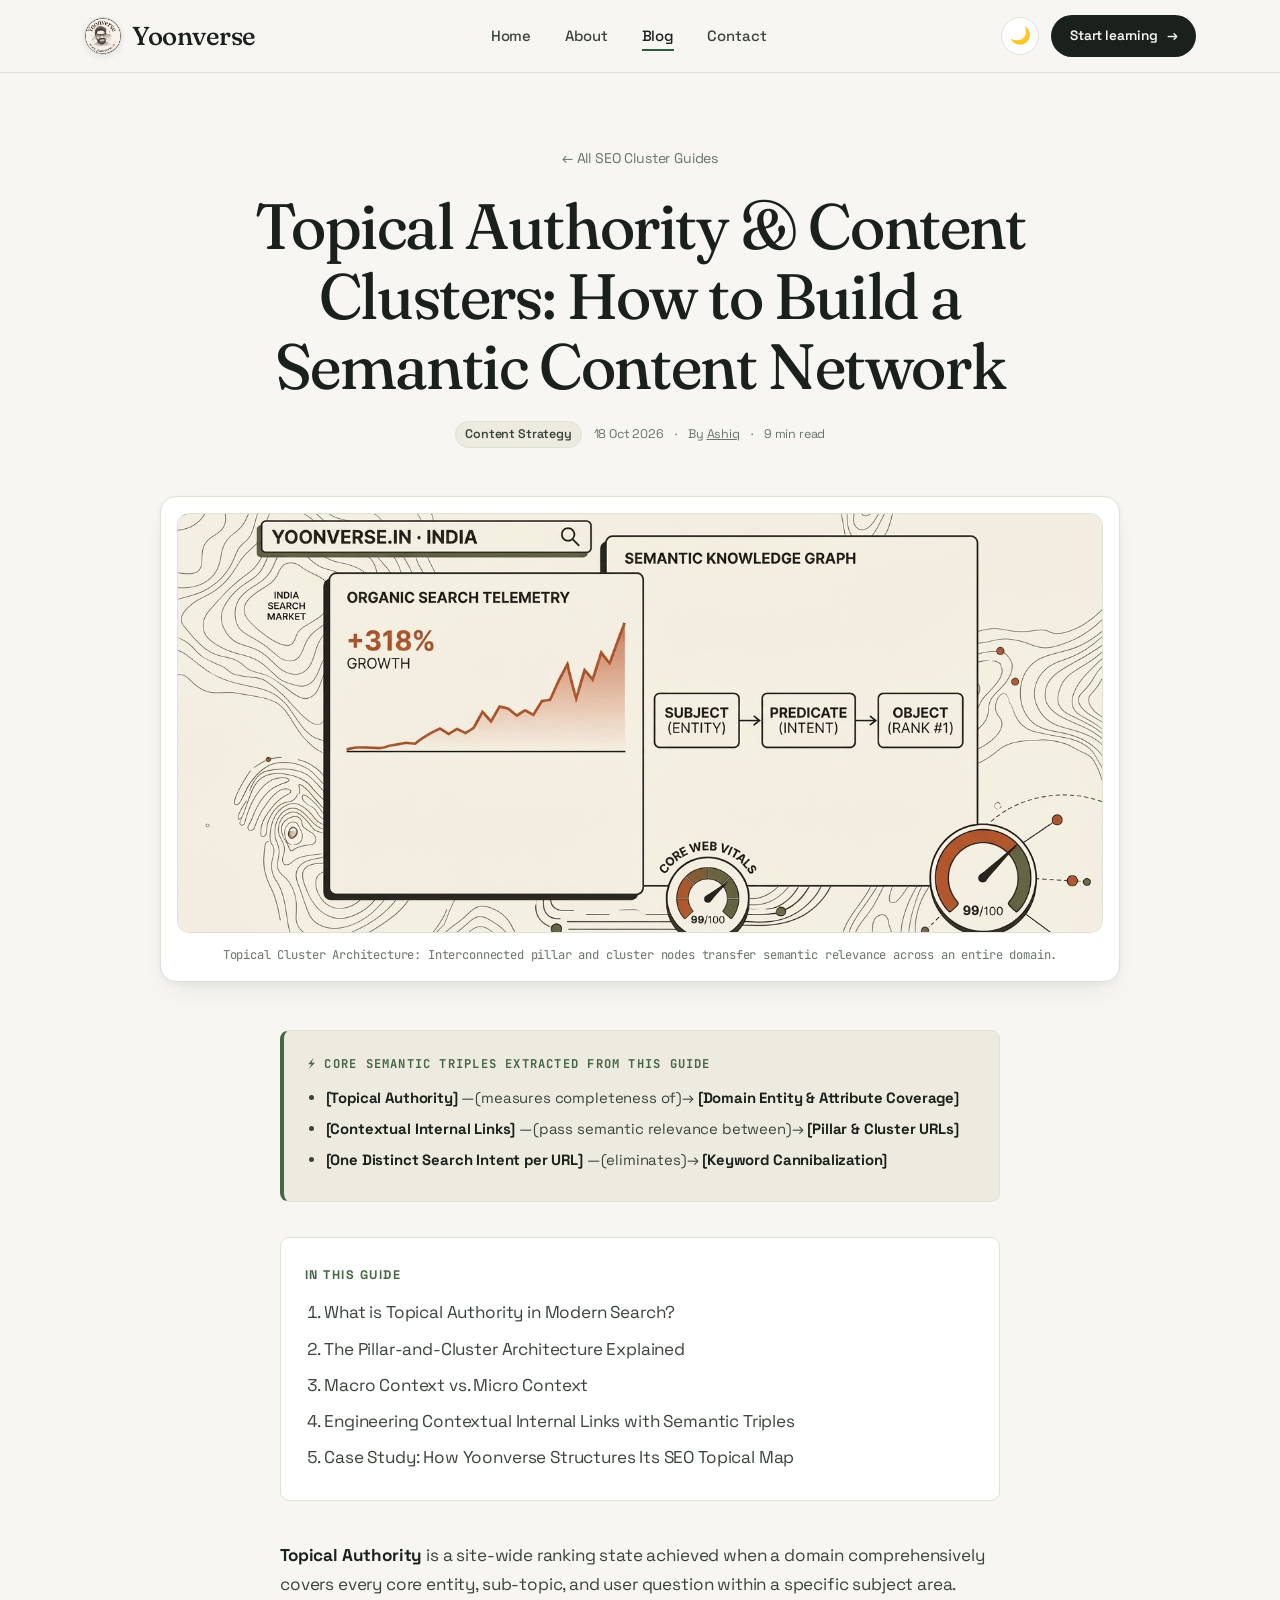
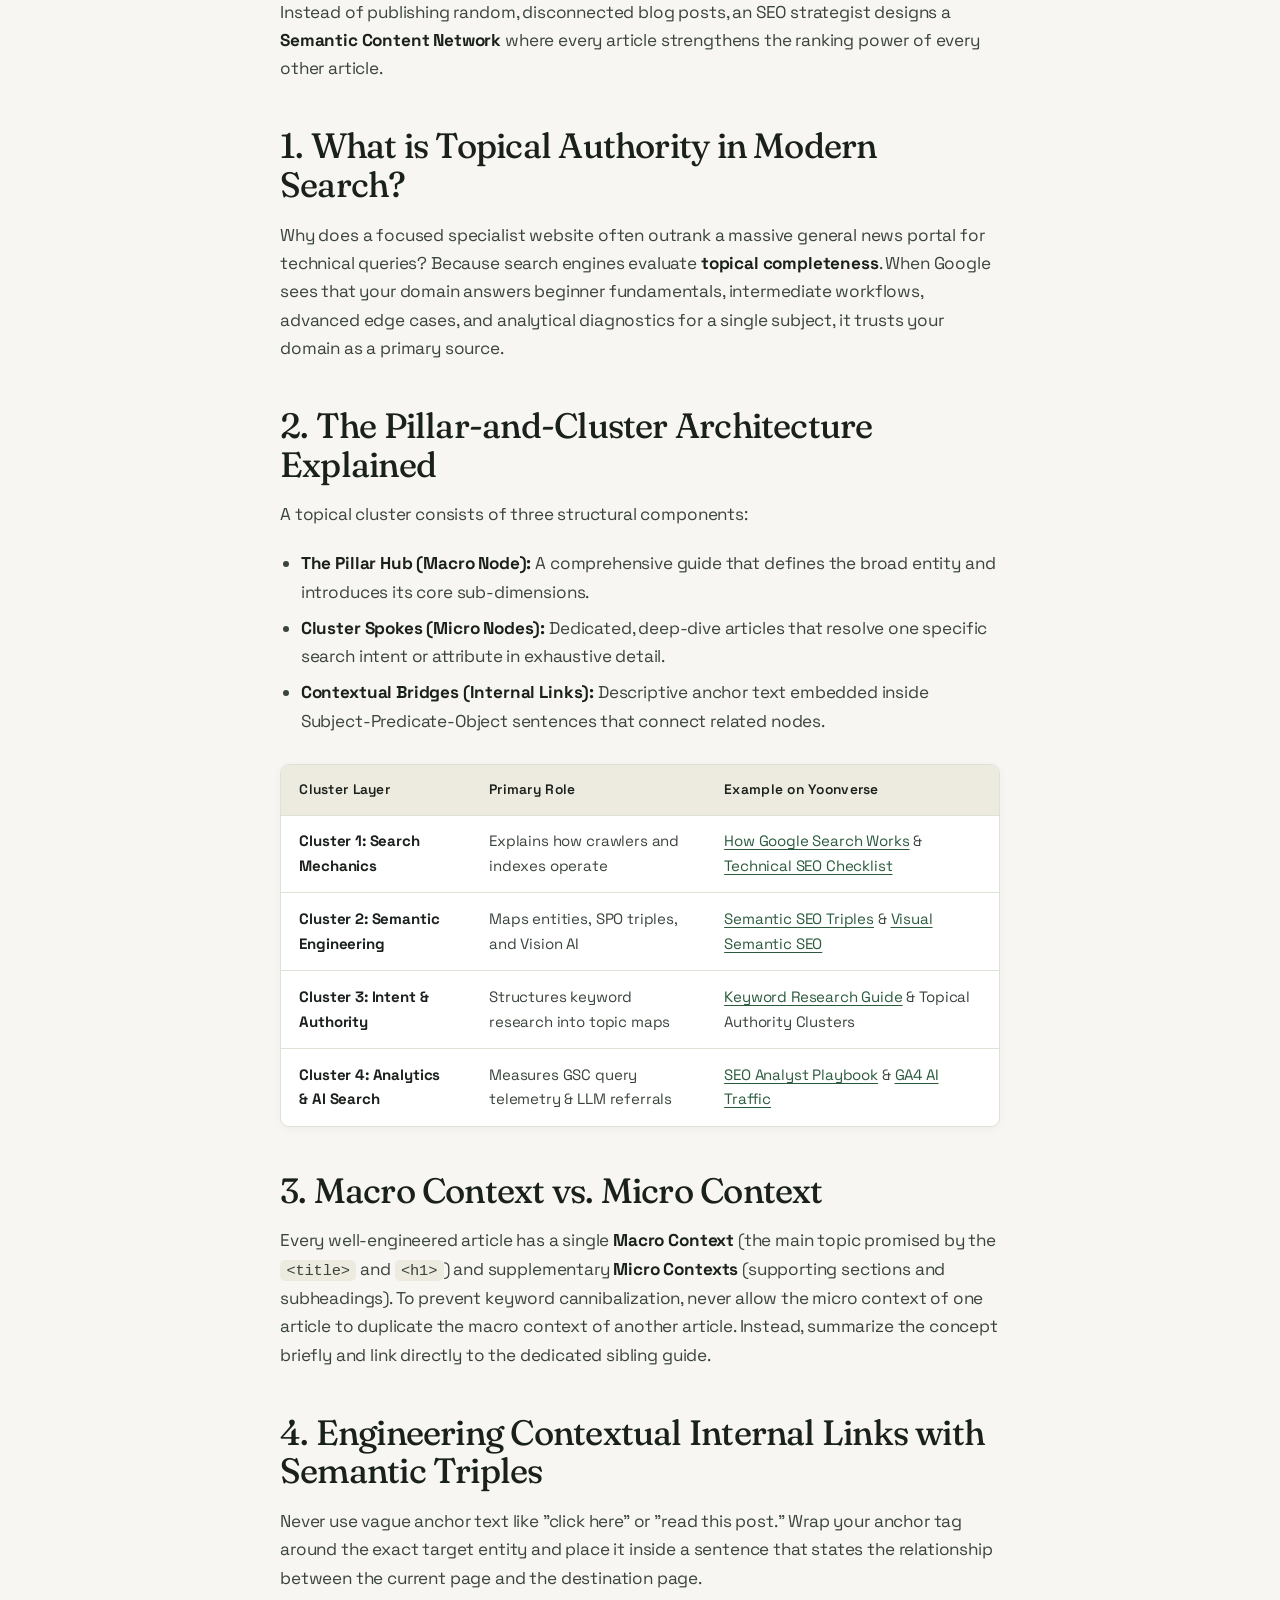
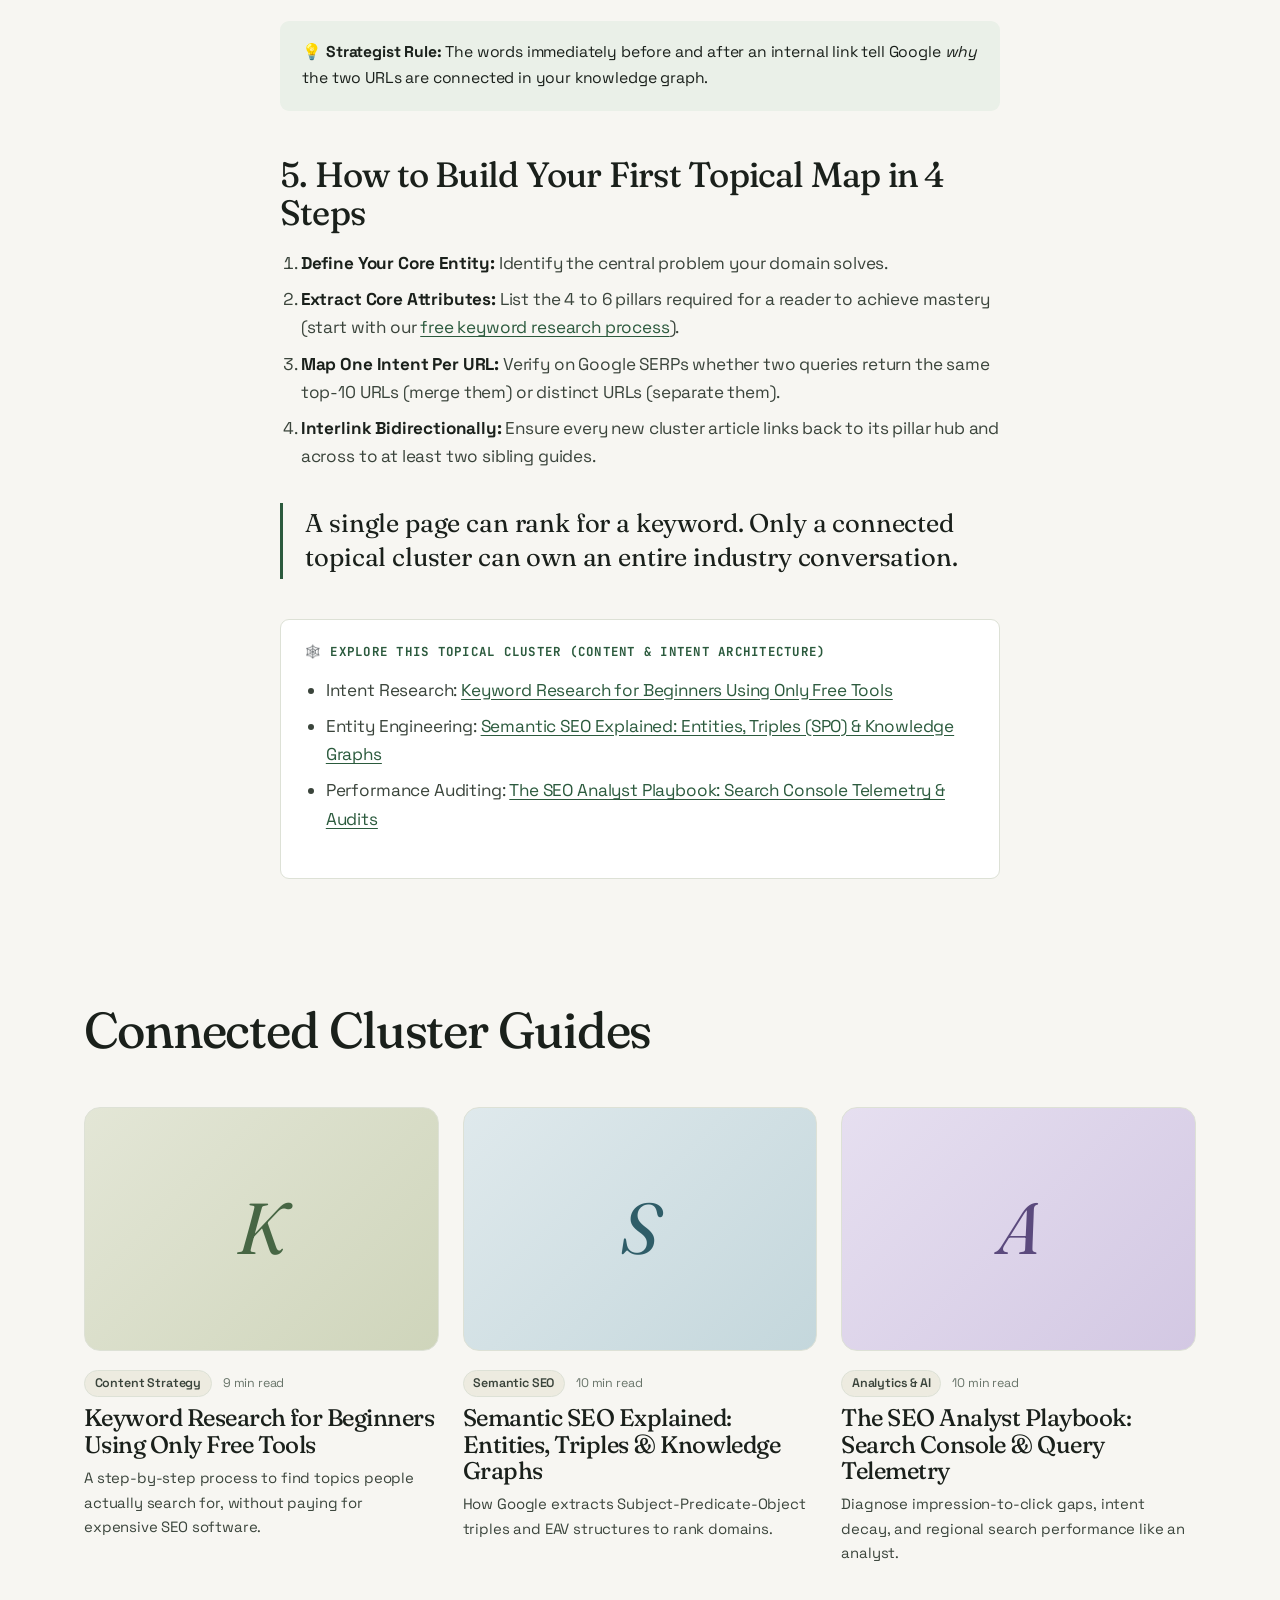
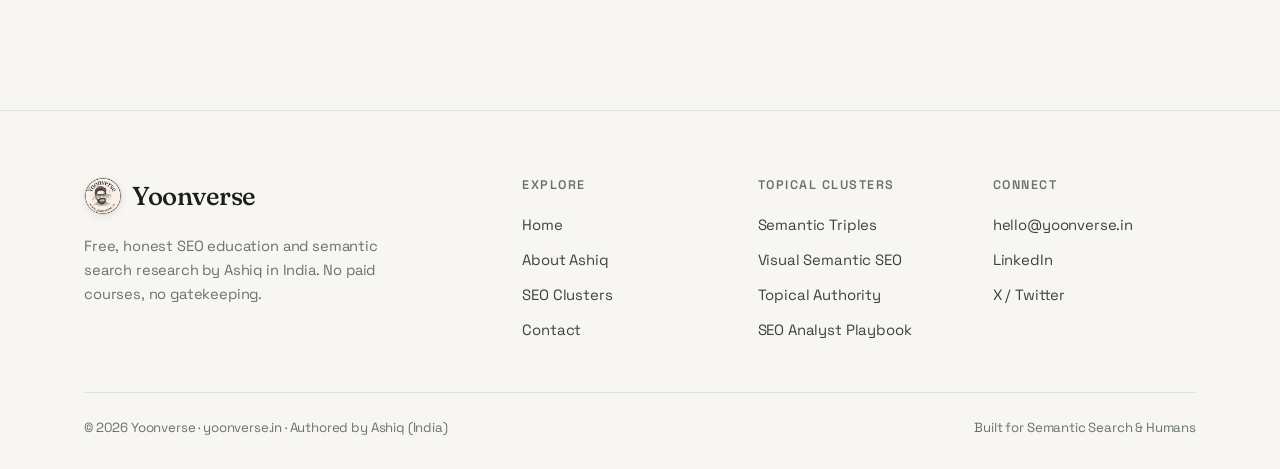
<file: blog/topical-authority-content-clusters.html>
<!DOCTYPE html>
<html lang="en-IN">

<head>
  <meta charset="UTF-8">
  <meta name="viewport" content="width=device-width, initial-scale=1.0">
  <title>Topical Authority &amp; Content Clusters: Building a Semantic Network | Yoonverse</title>
  <meta name="description"
    content="Learn how to architect semantic content clusters, hub-and-spoke internal linking, and topical maps that establish undeniable domain authority in Google Search.">
  <meta name="author" content="Ashiq">
  <meta name="geo.region" content="IN">
  <meta name="geo.placename" content="India">
  <link rel="canonical" href="https://yoonverse.in/blog/topical-authority-content-clusters">
  <meta name="robots" content="index, follow, max-image-preview:large">
  <meta name="theme-color" content="#f6f1e8">
  <meta property="og:type" content="article">
  <meta property="og:site_name" content="Yoonverse">
  <meta property="og:title" content="Topical Authority &amp; Content Clusters: Building a Semantic Network | Yoonverse">
  <meta property="og:description"
    content="Learn how to architect semantic content clusters, hub-and-spoke internal linking, and topical maps that establish undeniable domain authority in Google Search.">
  <meta property="og:url" content="https://yoonverse.in/blog/topical-authority-content-clusters">
  <meta property="og:image" content="https://yoonverse.in/ashiq-seo-analyst-semantic-graph-india.jpg">
  <meta name="twitter:card" content="summary_large_image">
  <link rel="icon" href="/favicon.ico" sizes="any">
  <link rel="icon" href="/favicon-32x32.png" type="image/png">
  <link rel="apple-touch-icon" href="/apple-touch-icon.png">
  <link rel="preconnect" href="https://fonts.googleapis.com">
  <link rel="preconnect" href="https://fonts.gstatic.com" crossorigin>
  <link
    href="https://fonts.googleapis.com/css2?family=Fraunces:ital,opsz,wght@0,9..144,400..700;1,9..144,400..600&family=JetBrains+Mono:ital,wght@0,400;0,500;0,600;1,400&family=Space+Grotesk:wght@400;500;600;700&display=swap"
    rel="stylesheet">
  <link rel="stylesheet" href="/style.css?v=4.1">
  <script>(function () { try { const t = localStorage.getItem('yoonverse_theme'); if (t === 'dark' || (!t && window.matchMedia('(prefers-color-scheme:dark)').matches)) { document.documentElement.setAttribute('data-theme', 'dark'); } } catch (e) { } })();</script>
  <script type="application/ld+json">
  {
    "@context": "https://schema.org",
    "@graph": [
      {
        "@type": "BlogPosting",
        "@id": "https://yoonverse.in/blog/topical-authority-content-clusters#article",
        "headline": "Topical Authority & Content Clusters: How to Build a Semantic Content Network",
        "description": "Learn how to architect semantic content clusters, hub-and-spoke internal linking, and topical maps that establish undeniable domain authority in Google Search.",
        "datePublished": "2026-10-18",
        "dateModified": "2026-10-18",
        "inLanguage": "en-IN",
        "mainEntityOfPage": "https://yoonverse.in/blog/topical-authority-content-clusters",
        "image": {
          "@type": "ImageObject",
          "url": "https://yoonverse.in/ashiq-seo-analyst-semantic-graph-india.jpg",
          "width": 1200,
          "height": 675
        },
        "author": {
          "@type": "Person",
          "@id": "https://yoonverse.in/#ashiq",
          "name": "Ashiq",
          "jobTitle": "SEO Strategist & Organic Search Analyst",
          "url": "https://yoonverse.in/about",
        "sameAs": ["https://www.instagram.com/yoonu_verse/"],
          "workLocation": { "@type": "Country", "name": "India", "sameAs": "https://www.wikidata.org/wiki/Q668" }
        },
        "publisher": {
          "@type": "Organization",
          "@id": "https://yoonverse.in/#organization",
          "name": "Yoonverse",
          "url": "https://yoonverse.in"
        }
      },
      {
        "@type": "BreadcrumbList",
        "itemListElement": [
          { "@type": "ListItem", "position": 1, "name": "Home", "item": "https://yoonverse.in/" },
          { "@type": "ListItem", "position": 2, "name": "Blog", "item": "https://yoonverse.in/blog/" },
          { "@type": "ListItem", "position": 3, "name": "Topical Authority & Content Clusters", "item": "https://yoonverse.in/blog/topical-authority-content-clusters" }
        ]
      }
    ]
  }
  </script>
</head>

<body>
  <div class="progress"></div>
  <header class="site-header">
    <nav class="container nav" aria-label="Main">
      <a href="/" class="logo" id="logo"><img src="/yoonverse.webp" alt="Yoonverse — Ashiq SEO Strategist India" class="logo-img" width="38"
          height="38"
          style="width:38px;height:38px;max-width:38px;max-height:38px;border-radius:50%;object-fit:cover;display:inline-block;vertical-align:middle;border:1px solid var(--line);box-shadow:0 2px 6px rgba(29,27,24,.08);">Yoonverse</a>
      <ul class="nav-links">
        <li><a href="/">Home</a></li>
        <li><a href="/about">About</a></li>
        <li><a href="/blog/">Blog</a></li>
        <li><a href="/contact">Contact</a></li>
        <li class="mobile-cta-item"><a href="/blog/" class="mobile-menu-cta">Start learning →</a></li>
      </ul>
      <div class="nav-actions">
        <button class="theme-btn" id="themeBtn" aria-label="Toggle dark mode" title="Toggle theme"><span
            class="theme-icon">🌙</span></button>
        <a href="/blog/" class="btn btn-dark btn-sm" id="nav-cta">Start learning <span class="arrow">→</span></a>
        <button class="menu-btn" aria-label="Open menu" aria-expanded="false"><span></span><span></span></button>
      </div>
    </nav>
  </header>
  <main>
    <article itemscope itemtype="https://schema.org/BlogPosting">
      <header class="article-head container">
        <a href="/blog/" class="back-link">← All SEO Cluster Guides</a>
        <h1 class="reveal" itemprop="headline">Topical Authority &amp; Content Clusters: How to Build a Semantic Content Network</h1>
        <div class="post-meta reveal d1"><span class="tag">Content Strategy</span><span>18 Oct 2026</span><span>·</span><span>By <a href="/about" itemprop="author">Ashiq</a></span><span>·</span><span>9 min read</span></div>
      </header>
      <div class="container">
        <figure class="article-figure reveal" itemprop="image" itemscope itemtype="https://schema.org/ImageObject">
          <img src="/ashiq-seo-analyst-semantic-graph-india.jpg"
            alt="Topical Authority and Semantic Content Cluster map created by Ashiq at Yoonverse in India"
            width="1200" height="675" fetchpriority="high" loading="eager" decoding="async" itemprop="url">
          <figcaption itemprop="caption">Topical Cluster Architecture: Interconnected pillar and cluster nodes transfer semantic relevance across an entire domain.</figcaption>
        </figure>
      </div>
      <div class="container">
        <div class="article-body prose" itemprop="articleBody">
          <div class="article-triples-box">
            <strong class="triples-title">⚡ Core Semantic Triples Extracted From This Guide</strong>
            <ul>
              <li><strong>[Topical Authority]</strong> —(measures completeness of)→ <strong>[Domain Entity &amp; Attribute Coverage]</strong></li>
              <li><strong>[Contextual Internal Links]</strong> —(pass semantic relevance between)→ <strong>[Pillar &amp; Cluster URLs]</strong></li>
              <li><strong>[One Distinct Search Intent per URL]</strong> —(eliminates)→ <strong>[Keyword Cannibalization]</strong></li>
            </ul>
          </div>

          <div class="toc"><strong>In this guide</strong>
            <ol>
              <li><a href="#what-is-topical-authority">What is Topical Authority in Modern Search?</a></li>
              <li><a href="#pillar-cluster-model">The Pillar-and-Cluster Architecture Explained</a></li>
              <li><a href="#macro-micro-contexts">Macro Context vs. Micro Context</a></li>
              <li><a href="#contextual-internal-linking">Engineering Contextual Internal Links with Semantic Triples</a></li>
              <li><a href="#yoonverse-topical-map">Case Study: How Yoonverse Structures Its SEO Topical Map</a></li>
            </ol>
          </div>

          <p><strong>Topical Authority</strong> is a site-wide ranking state achieved when a domain comprehensively covers every core entity, sub-topic, and user question within a specific subject area. Instead of publishing random, disconnected blog posts, an SEO strategist designs a <strong>Semantic Content Network</strong> where every article strengthens the ranking power of every other article.</p>

          <h2 id="what-is-topical-authority">1. What is Topical Authority in Modern Search?</h2>
          <p>Why does a focused specialist website often outrank a massive general news portal for technical queries? Because search engines evaluate <strong>topical completeness</strong>. When Google sees that your domain answers beginner fundamentals, intermediate workflows, advanced edge cases, and analytical diagnostics for a single subject, it trusts your domain as a primary source.</p>

          <h2 id="pillar-cluster-model">2. The Pillar-and-Cluster Architecture Explained</h2>
          <p>A topical cluster consists of three structural components:</p>
          <ul>
            <li><strong>The Pillar Hub (Macro Node):</strong> A comprehensive guide that defines the broad entity and introduces its core sub-dimensions.</li>
            <li><strong>Cluster Spokes (Micro Nodes):</strong> Dedicated, deep-dive articles that resolve one specific search intent or attribute in exhaustive detail.</li>
            <li><strong>Contextual Bridges (Internal Links):</strong> Descriptive anchor text embedded inside Subject-Predicate-Object sentences that connect related nodes.</li>
          </ul>

          <div class="table-wrap">
            <table>
              <thead>
                <tr>
                  <th>Cluster Layer</th>
                  <th>Primary Role</th>
                  <th>Example on Yoonverse</th>
                </tr>
              </thead>
              <tbody>
                <tr>
                  <td><strong>Cluster 1: Search Mechanics</strong></td>
                  <td>Explains how crawlers and indexes operate</td>
                  <td><a href="/blog/how-google-search-works">How Google Search Works</a> &amp; <a href="/blog/technical-seo-checklist">Technical SEO Checklist</a></td>
                </tr>
                <tr>
                  <td><strong>Cluster 2: Semantic Engineering</strong></td>
                  <td>Maps entities, SPO triples, and Vision AI</td>
                  <td><a href="/blog/semantic-seo-triples-knowledge-graph">Semantic SEO Triples</a> &amp; <a href="/blog/visual-semantic-seo-guide">Visual Semantic SEO</a></td>
                </tr>
                <tr>
                  <td><strong>Cluster 3: Intent &amp; Authority</strong></td>
                  <td>Structures keyword research into topic maps</td>
                  <td><a href="/blog/keyword-research-for-beginners">Keyword Research Guide</a> &amp; Topical Authority Clusters</td>
                </tr>
                <tr>
                  <td><strong>Cluster 4: Analytics &amp; AI Search</strong></td>
                  <td>Measures GSC query telemetry &amp; LLM referrals</td>
                  <td><a href="/blog/seo-analyst-search-console-audit-framework">SEO Analyst Playbook</a> &amp; <a href="/blog/how-to-track-ai-traffic-in-ga4">GA4 AI Traffic</a></td>
                </tr>
              </tbody>
            </table>
          </div>

          <h2 id="macro-micro-contexts">3. Macro Context vs. Micro Context</h2>
          <p>Every well-engineered article has a single <strong>Macro Context</strong> (the main topic promised by the <code>&lt;title&gt;</code> and <code>&lt;h1&gt;</code>) and supplementary <strong>Micro Contexts</strong> (supporting sections and subheadings). To prevent keyword cannibalization, never allow the micro context of one article to duplicate the macro context of another article. Instead, summarize the concept briefly and link directly to the dedicated sibling guide.</p>

          <h2 id="contextual-internal-linking">4. Engineering Contextual Internal Links with Semantic Triples</h2>
          <p>Never use vague anchor text like "click here" or "read this post." Wrap your anchor tag around the exact target entity and place it inside a sentence that states the relationship between the current page and the destination page.</p>
          <div class="callout">💡 <strong>Strategist Rule:</strong> The words immediately before and after an internal link tell Google <em>why</em> the two URLs are connected in your knowledge graph.</div>

          <h2 id="yoonverse-topical-map">5. How to Build Your First Topical Map in 4 Steps</h2>
          <ol>
            <li><strong>Define Your Core Entity:</strong> Identify the central problem your domain solves.</li>
            <li><strong>Extract Core Attributes:</strong> List the 4 to 6 pillars required for a reader to achieve mastery (start with our <a href="/blog/keyword-research-for-beginners">free keyword research process</a>).</li>
            <li><strong>Map One Intent Per URL:</strong> Verify on Google SERPs whether two queries return the same top-10 URLs (merge them) or distinct URLs (separate them).</li>
            <li><strong>Interlink Bidirectionally:</strong> Ensure every new cluster article links back to its pillar hub and across to at least two sibling guides.</li>
          </ol>

          <blockquote>A single page can rank for a keyword. Only a connected topical cluster can own an entire industry conversation.</blockquote>

          <div class="article-cluster-nav">
            <h4>🕸️ Explore This Topical Cluster (Content &amp; Intent Architecture)</h4>
            <ul>
              <li>Intent Research: <a href="/blog/keyword-research-for-beginners">Keyword Research for Beginners Using Only Free Tools</a></li>
              <li>Entity Engineering: <a href="/blog/semantic-seo-triples-knowledge-graph">Semantic SEO Explained: Entities, Triples (SPO) &amp; Knowledge Graphs</a></li>
              <li>Performance Auditing: <a href="/blog/seo-analyst-search-console-audit-framework">The SEO Analyst Playbook: Search Console Telemetry &amp; Audits</a></li>
            </ul>
          </div>
        </div>
      </div>
    </article>

    <section class="section" style="padding-top:2rem">
      <div class="container">
        <div class="section-head">
          <h2>Connected Cluster Guides</h2>
        </div>
        <div class="posts">
          <a href="/blog/keyword-research-for-beginners" class="post-card reveal d1" data-cat="content">
            <div class="post-thumb t2"><span class="glyph">K</span></div>
            <div class="post-meta"><span class="tag">Content Strategy</span><span>9 min read</span></div>
            <h3>Keyword Research for Beginners Using Only Free Tools</h3>
            <p>A step-by-step process to find topics people actually search for, without paying for expensive SEO software.</p>
          </a>
          <a href="/blog/semantic-seo-triples-knowledge-graph" class="post-card reveal d2" data-cat="semantic">
            <div class="post-thumb t5"><span class="glyph">S</span></div>
            <div class="post-meta"><span class="tag">Semantic SEO</span><span>10 min read</span></div>
            <h3>Semantic SEO Explained: Entities, Triples &amp; Knowledge Graphs</h3>
            <p>How Google extracts Subject-Predicate-Object triples and EAV structures to rank domains.</p>
          </a>
          <a href="/blog/seo-analyst-search-console-audit-framework" class="post-card reveal d3" data-cat="analytics">
            <div class="post-thumb t4"><span class="glyph">A</span></div>
            <div class="post-meta"><span class="tag">Analytics &amp; AI</span><span>10 min read</span></div>
            <h3>The SEO Analyst Playbook: Search Console &amp; Query Telemetry</h3>
            <p>Diagnose impression-to-click gaps, intent decay, and regional search performance like an analyst.</p>
          </a>
        </div>
      </div>
    </section>
  </main>
  <footer class="site-footer">
    <div class="container">
      <div class="footer-grid">
        <div>
          <a href="/" class="logo"><img src="/yoonverse.webp" alt="Yoonverse" class="logo-img" width="38" height="38"
              style="width:38px;height:38px;max-width:38px;max-height:38px;border-radius:50%;object-fit:cover;display:inline-block;vertical-align:middle;border:1px solid var(--line);box-shadow:0 2px 6px rgba(29,27,24,.08);">Yoonverse</a>
          <p>Free, honest SEO education and semantic search research by Ashiq in India. No paid courses, no gatekeeping.</p>
        </div>
        <div>
          <h4>Explore</h4>
          <ul>
            <li><a href="/">Home</a></li>
            <li><a href="/about">About Ashiq</a></li>
            <li><a href="/blog/">SEO Clusters</a></li>
            <li><a href="/contact">Contact</a></li>
          </ul>
        </div>
        <div>
          <h4>Topical Clusters</h4>
          <ul>
            <li><a href="/blog/semantic-seo-triples-knowledge-graph">Semantic Triples</a></li>
            <li><a href="/blog/visual-semantic-seo-guide">Visual Semantic SEO</a></li>
            <li><a href="/blog/topical-authority-content-clusters">Topical Authority</a></li>
            <li><a href="/blog/seo-analyst-search-console-audit-framework">SEO Analyst Playbook</a></li>
          </ul>
        </div>
        <div>
          <h4>Connect</h4>
          <ul>
            <li><a href="mailto:hello@yoonverse.in">hello@yoonverse.in</a></li>
            <li><a href="https://www.linkedin.com/" target="_blank" rel="noopener">LinkedIn</a></li>
            <li><a href="https://x.com/" target="_blank" rel="noopener">X / Twitter</a></li>
          </ul>
        </div>
      </div>
      <div class="footer-bottom"><span>© <span data-year>2026</span> Yoonverse · yoonverse.in · Authored by Ashiq (India)</span><span>Built for Semantic Search &amp; Humans</span></div>
    </div>
  </footer>
  <script src="/script.js?v=4.1" defer></script>
</body>

</html>
</file>
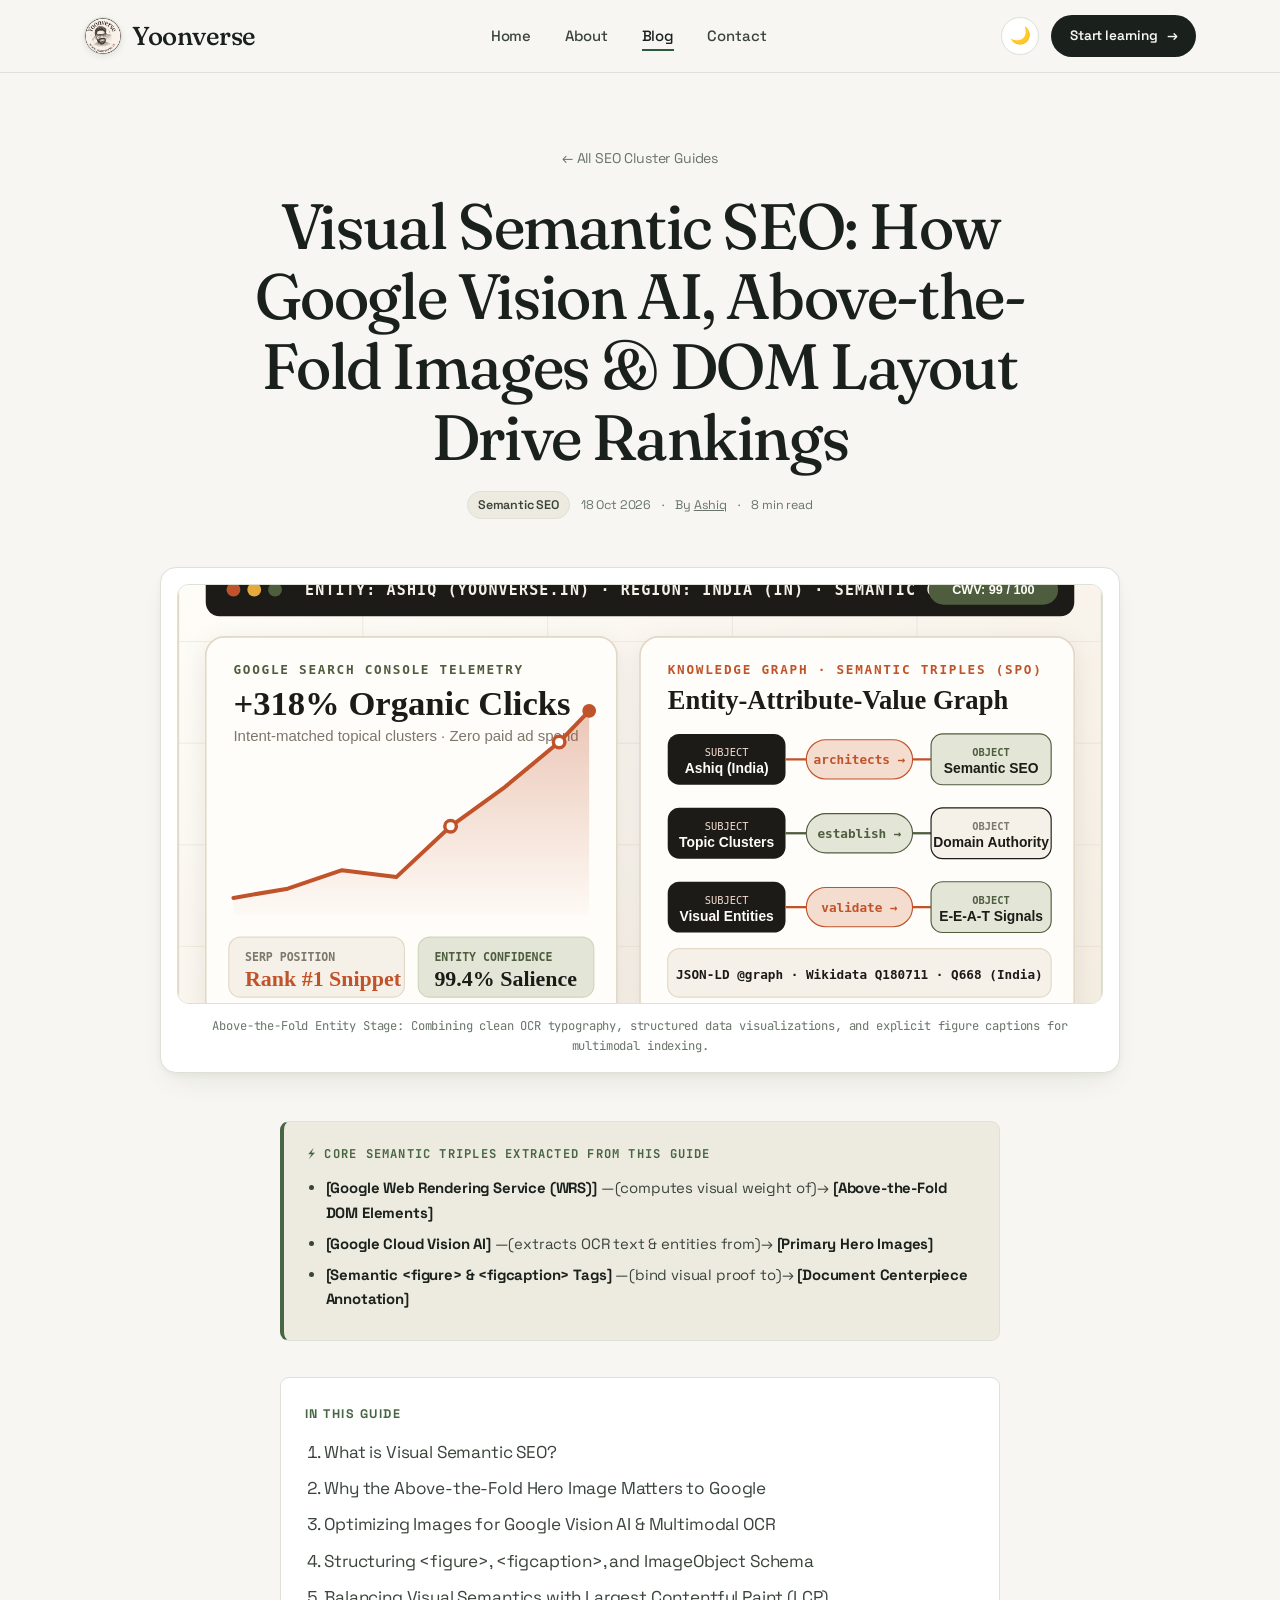
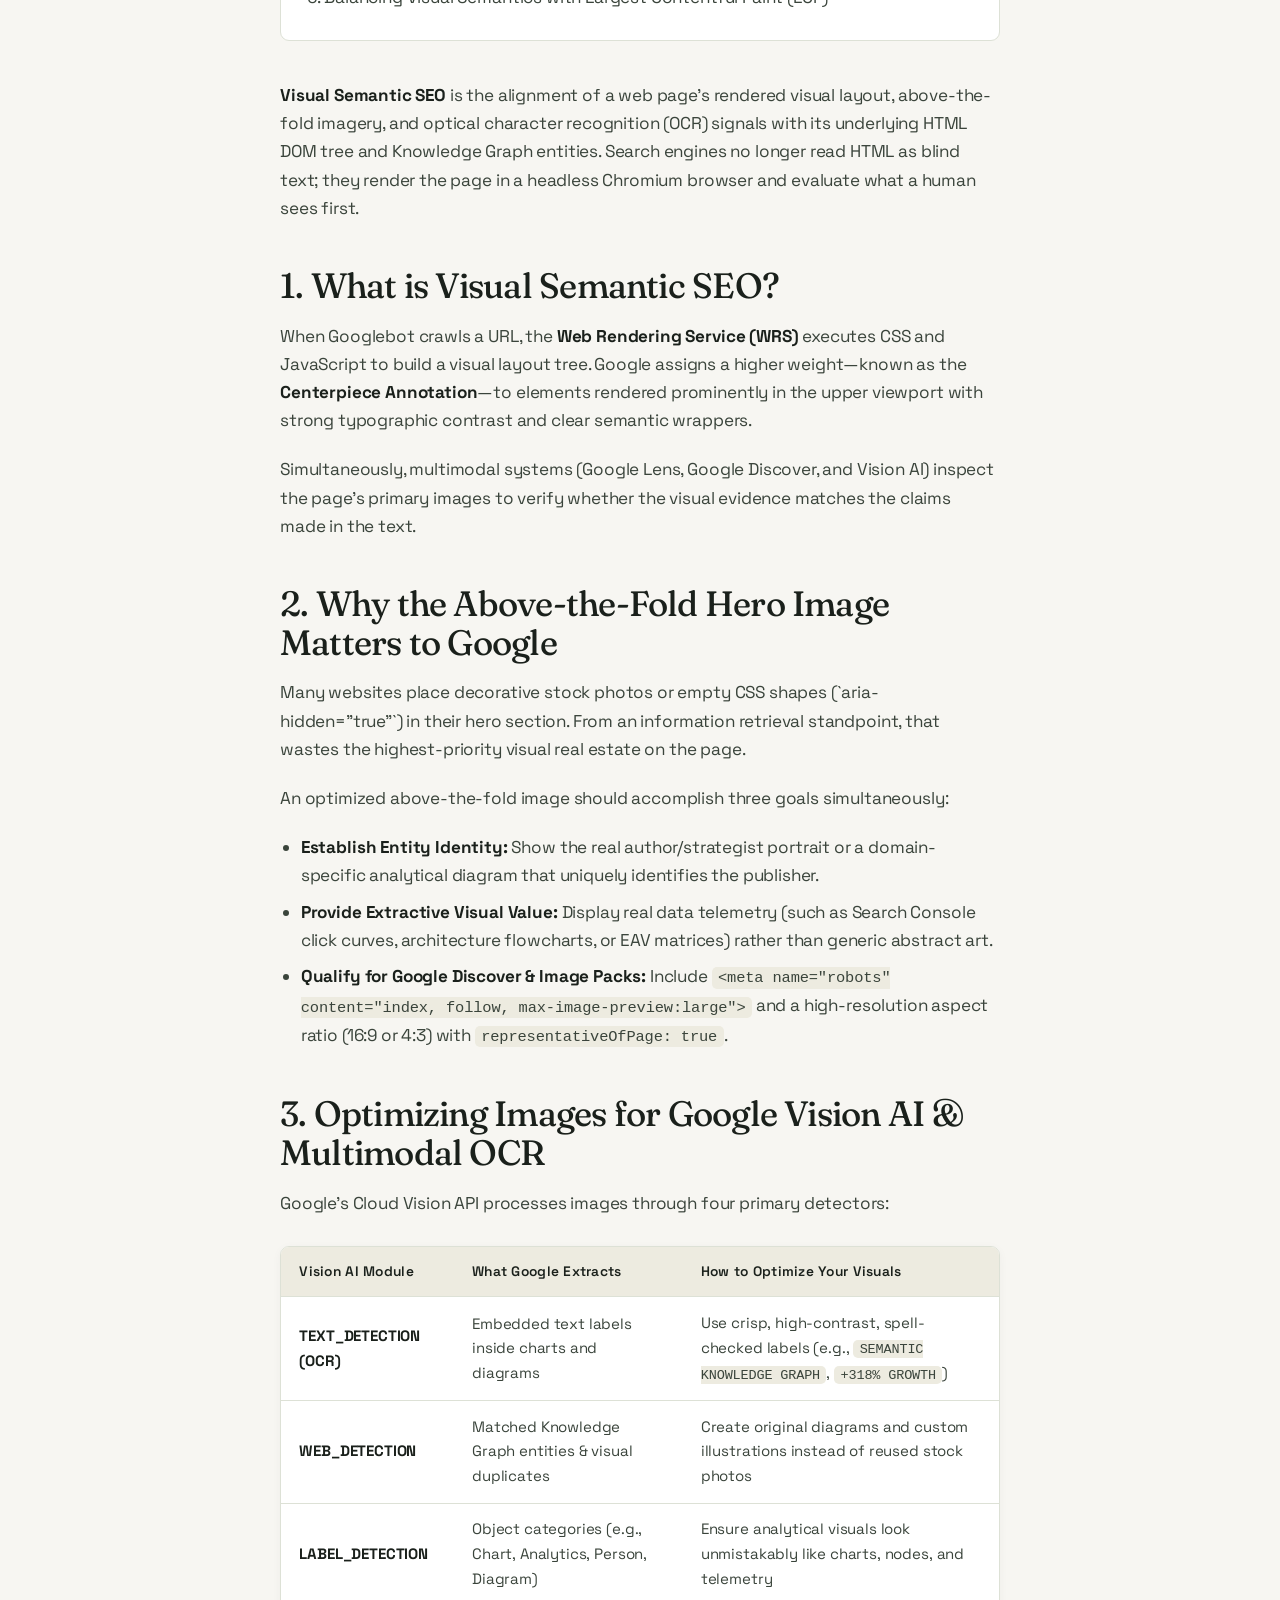
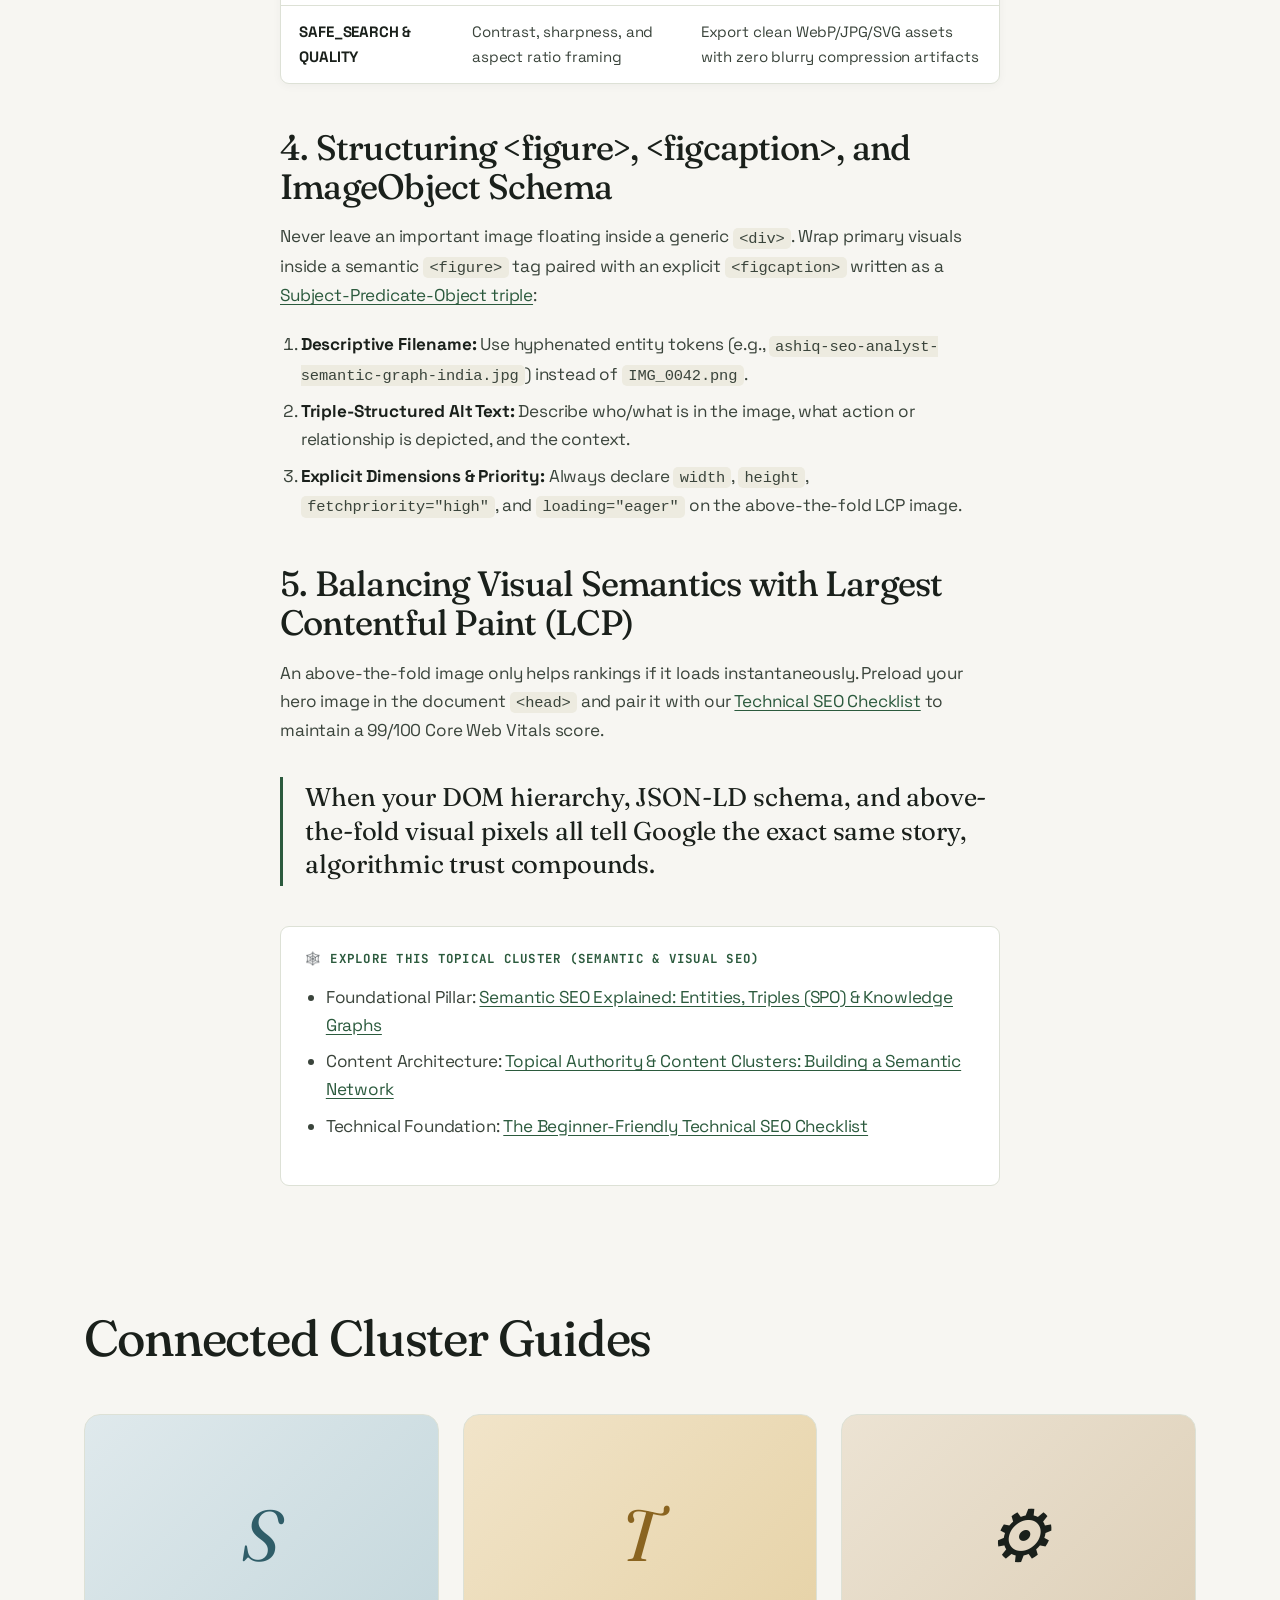
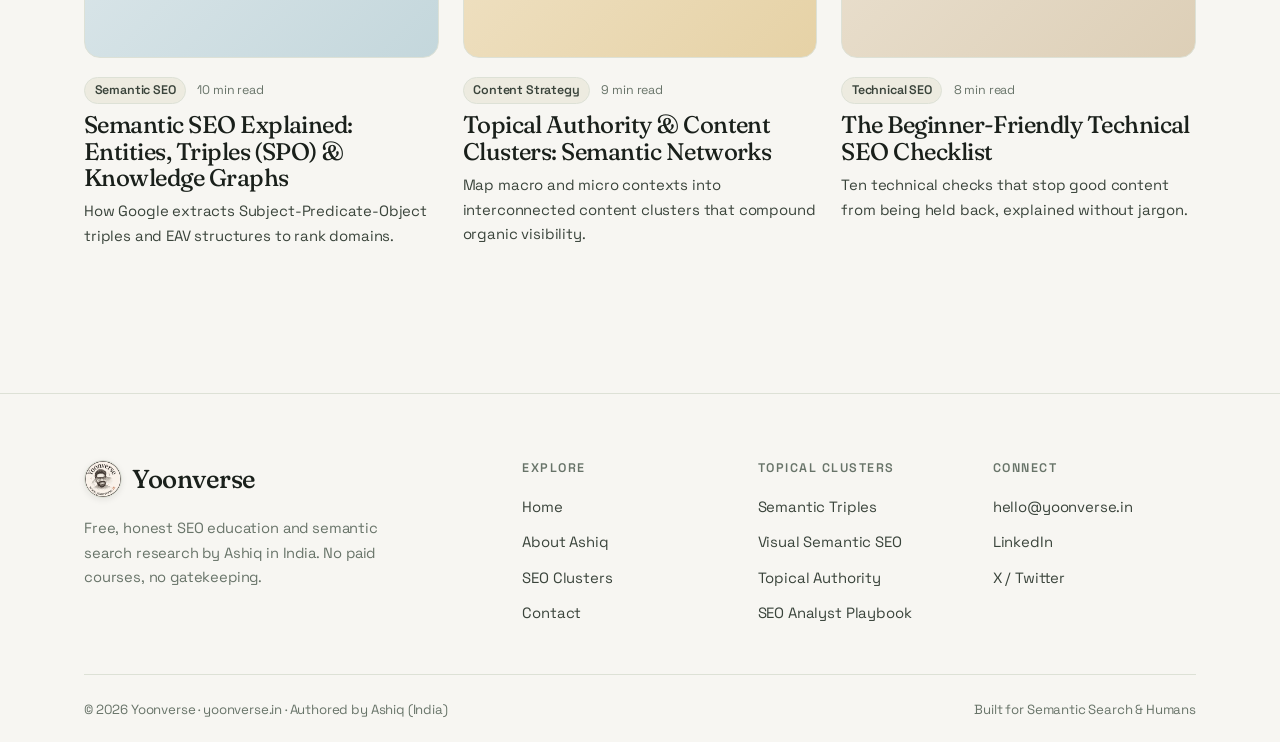
<file: blog/visual-semantic-seo-guide.html>
<!DOCTYPE html>
<html lang="en-IN">

<head>
  <meta charset="UTF-8">
  <meta name="viewport" content="width=device-width, initial-scale=1.0">
  <title>Visual Semantic SEO: Above-the-Fold Images, Vision AI &amp; DOM Layout | Yoonverse</title>
  <meta name="description"
    content="Discover how Google Vision AI, Web Rendering Service (WRS), and above-the-fold visual entities help search engines identify and rank authoritative websites.">
  <meta name="author" content="Ashiq">
  <meta name="geo.region" content="IN">
  <meta name="geo.placename" content="India">
  <link rel="canonical" href="https://yoonverse.in/blog/visual-semantic-seo-guide">
  <meta name="robots" content="index, follow, max-image-preview:large">
  <meta name="theme-color" content="#f6f1e8">
  <meta property="og:type" content="article">
  <meta property="og:site_name" content="Yoonverse">
  <meta property="og:title" content="Visual Semantic SEO: Above-the-Fold Images, Vision AI &amp; DOM Layout | Yoonverse">
  <meta property="og:description"
    content="Discover how Google Vision AI, Web Rendering Service (WRS), and above-the-fold visual entities help search engines identify and rank authoritative websites.">
  <meta property="og:url" content="https://yoonverse.in/blog/visual-semantic-seo-guide">
  <meta property="og:image" content="https://yoonverse.in/ashiq-seo-analyst-semantic-graph-india.jpg">
  <meta name="twitter:card" content="summary_large_image">
  <link rel="icon" href="/favicon.ico" sizes="any">
  <link rel="icon" href="/favicon-32x32.png" type="image/png">
  <link rel="apple-touch-icon" href="/apple-touch-icon.png">
  <link rel="preconnect" href="https://fonts.googleapis.com">
  <link rel="preconnect" href="https://fonts.gstatic.com" crossorigin>
  <link
    href="https://fonts.googleapis.com/css2?family=Fraunces:ital,opsz,wght@0,9..144,400..700;1,9..144,400..600&family=JetBrains+Mono:ital,wght@0,400;0,500;0,600;1,400&family=Space+Grotesk:wght@400;500;600;700&display=swap"
    rel="stylesheet">
  <link rel="stylesheet" href="/style.css?v=4.1">
  <script>(function () { try { const t = localStorage.getItem('yoonverse_theme'); if (t === 'dark' || (!t && window.matchMedia('(prefers-color-scheme:dark)').matches)) { document.documentElement.setAttribute('data-theme', 'dark'); } } catch (e) { } })();</script>
  <script type="application/ld+json">
  {
    "@context": "https://schema.org",
    "@graph": [
      {
        "@type": "BlogPosting",
        "@id": "https://yoonverse.in/blog/visual-semantic-seo-guide#article",
        "headline": "Visual Semantic SEO: How Google Vision AI, Above-the-Fold Images & DOM Layout Drive Rankings",
        "description": "Discover how Google Vision AI, Web Rendering Service (WRS), and above-the-fold visual entities help search engines identify and rank authoritative websites.",
        "datePublished": "2026-10-18",
        "dateModified": "2026-10-18",
        "inLanguage": "en-IN",
        "mainEntityOfPage": "https://yoonverse.in/blog/visual-semantic-seo-guide",
        "image": {
          "@type": "ImageObject",
          "url": "https://yoonverse.in/ashiq-semantic-seo-architecture-india.svg",
          "width": 800,
          "height": 440,
          "caption": "Above-the-fold Visual Semantic SEO diagram showing entity telemetry and Subject-Predicate-Object triples."
        },
        "author": {
          "@type": "Person",
          "@id": "https://yoonverse.in/#ashiq",
          "name": "Ashiq",
          "jobTitle": "SEO Strategist & Organic Search Analyst",
          "url": "https://yoonverse.in/about",
        "sameAs": ["https://www.instagram.com/yoonu_verse/"],
          "workLocation": { "@type": "Country", "name": "India", "sameAs": "https://www.wikidata.org/wiki/Q668" }
        },
        "publisher": {
          "@type": "Organization",
          "@id": "https://yoonverse.in/#organization",
          "name": "Yoonverse",
          "url": "https://yoonverse.in"
        }
      },
      {
        "@type": "BreadcrumbList",
        "itemListElement": [
          { "@type": "ListItem", "position": 1, "name": "Home", "item": "https://yoonverse.in/" },
          { "@type": "ListItem", "position": 2, "name": "Blog", "item": "https://yoonverse.in/blog/" },
          { "@type": "ListItem", "position": 3, "name": "Visual Semantic SEO", "item": "https://yoonverse.in/blog/visual-semantic-seo-guide" }
        ]
      }
    ]
  }
  </script>
</head>

<body>
  <div class="progress"></div>
  <header class="site-header">
    <nav class="container nav" aria-label="Main">
      <a href="/" class="logo" id="logo"><img src="/yoonverse.webp" alt="Yoonverse — Ashiq SEO Strategist India" class="logo-img" width="38"
          height="38"
          style="width:38px;height:38px;max-width:38px;max-height:38px;border-radius:50%;object-fit:cover;display:inline-block;vertical-align:middle;border:1px solid var(--line);box-shadow:0 2px 6px rgba(29,27,24,.08);">Yoonverse</a>
      <ul class="nav-links">
        <li><a href="/">Home</a></li>
        <li><a href="/about">About</a></li>
        <li><a href="/blog/">Blog</a></li>
        <li><a href="/contact">Contact</a></li>
        <li class="mobile-cta-item"><a href="/blog/" class="mobile-menu-cta">Start learning →</a></li>
      </ul>
      <div class="nav-actions">
        <button class="theme-btn" id="themeBtn" aria-label="Toggle dark mode" title="Toggle theme"><span
            class="theme-icon">🌙</span></button>
        <a href="/blog/" class="btn btn-dark btn-sm" id="nav-cta">Start learning <span class="arrow">→</span></a>
        <button class="menu-btn" aria-label="Open menu" aria-expanded="false"><span></span><span></span></button>
      </div>
    </nav>
  </header>
  <main>
    <article itemscope itemtype="https://schema.org/BlogPosting">
      <header class="article-head container">
        <a href="/blog/" class="back-link">← All SEO Cluster Guides</a>
        <h1 class="reveal" itemprop="headline">Visual Semantic SEO: How Google Vision AI, Above-the-Fold Images &amp; DOM Layout Drive Rankings</h1>
        <div class="post-meta reveal d1"><span class="tag">Semantic SEO</span><span>18 Oct 2026</span><span>·</span><span>By <a href="/about" itemprop="author">Ashiq</a></span><span>·</span><span>8 min read</span></div>
      </header>
      <div class="container">
        <figure class="article-figure reveal" itemprop="image" itemscope itemtype="https://schema.org/ImageObject">
          <img src="/ashiq-semantic-seo-architecture-india.svg"
            alt="Visual Semantic SEO architecture diagram by Ashiq at Yoonverse India showing Search Console telemetry and Knowledge Graph triples"
            width="800" height="440" fetchpriority="high" loading="eager" decoding="async" itemprop="url">
          <figcaption itemprop="caption">Above-the-Fold Entity Stage: Combining clean OCR typography, structured data visualizations, and explicit figure captions for multimodal indexing.</figcaption>
        </figure>
      </div>
      <div class="container">
        <div class="article-body prose" itemprop="articleBody">
          <div class="article-triples-box">
            <strong class="triples-title">⚡ Core Semantic Triples Extracted From This Guide</strong>
            <ul>
              <li><strong>[Google Web Rendering Service (WRS)]</strong> —(computes visual weight of)→ <strong>[Above-the-Fold DOM Elements]</strong></li>
              <li><strong>[Google Cloud Vision AI]</strong> —(extracts OCR text &amp; entities from)→ <strong>[Primary Hero Images]</strong></li>
              <li><strong>[Semantic &lt;figure&gt; &amp; &lt;figcaption&gt; Tags]</strong> —(bind visual proof to)→ <strong>[Document Centerpiece Annotation]</strong></li>
            </ul>
          </div>

          <div class="toc"><strong>In this guide</strong>
            <ol>
              <li><a href="#what-is-visual-semantic-seo">What is Visual Semantic SEO?</a></li>
              <li><a href="#above-the-fold">Why the Above-the-Fold Hero Image Matters to Google</a></li>
              <li><a href="#vision-ai-ocr">Optimizing Images for Google Vision AI &amp; Multimodal OCR</a></li>
              <li><a href="#semantic-html-figures">Structuring &lt;figure&gt;, &lt;figcaption&gt;, and ImageObject Schema</a></li>
              <li><a href="#lcp-vitals">Balancing Visual Semantics with Largest Contentful Paint (LCP)</a></li>
            </ol>
          </div>

          <p><strong>Visual Semantic SEO</strong> is the alignment of a web page's rendered visual layout, above-the-fold imagery, and optical character recognition (OCR) signals with its underlying HTML DOM tree and Knowledge Graph entities. Search engines no longer read HTML as blind text; they render the page in a headless Chromium browser and evaluate what a human sees first.</p>

          <h2 id="what-is-visual-semantic-seo">1. What is Visual Semantic SEO?</h2>
          <p>When Googlebot crawls a URL, the <strong>Web Rendering Service (WRS)</strong> executes CSS and JavaScript to build a visual layout tree. Google assigns a higher weight—known as the <strong>Centerpiece Annotation</strong>—to elements rendered prominently in the upper viewport with strong typographic contrast and clear semantic wrappers.</p>
          <p>Simultaneously, multimodal systems (Google Lens, Google Discover, and Vision AI) inspect the page's primary images to verify whether the visual evidence matches the claims made in the text.</p>

          <h2 id="above-the-fold">2. Why the Above-the-Fold Hero Image Matters to Google</h2>
          <p>Many websites place decorative stock photos or empty CSS shapes (`aria-hidden="true"`) in their hero section. From an information retrieval standpoint, that wastes the highest-priority visual real estate on the page.</p>
          <p>An optimized above-the-fold image should accomplish three goals simultaneously:</p>
          <ul>
            <li><strong>Establish Entity Identity:</strong> Show the real author/strategist portrait or a domain-specific analytical diagram that uniquely identifies the publisher.</li>
            <li><strong>Provide Extractive Visual Value:</strong> Display real data telemetry (such as Search Console click curves, architecture flowcharts, or EAV matrices) rather than generic abstract art.</li>
            <li><strong>Qualify for Google Discover &amp; Image Packs:</strong> Include <code>&lt;meta name="robots" content="index, follow, max-image-preview:large"&gt;</code> and a high-resolution aspect ratio (16:9 or 4:3) with <code>representativeOfPage: true</code>.</li>
          </ul>

          <h2 id="vision-ai-ocr">3. Optimizing Images for Google Vision AI &amp; Multimodal OCR</h2>
          <p>Google's Cloud Vision API processes images through four primary detectors:</p>

          <div class="table-wrap">
            <table>
              <thead>
                <tr>
                  <th>Vision AI Module</th>
                  <th>What Google Extracts</th>
                  <th>How to Optimize Your Visuals</th>
                </tr>
              </thead>
              <tbody>
                <tr>
                  <td><strong>TEXT_DETECTION (OCR)</strong></td>
                  <td>Embedded text labels inside charts and diagrams</td>
                  <td>Use crisp, high-contrast, spell-checked labels (e.g., <code>SEMANTIC KNOWLEDGE GRAPH</code>, <code>+318% GROWTH</code>)</td>
                </tr>
                <tr>
                  <td><strong>WEB_DETECTION</strong></td>
                  <td>Matched Knowledge Graph entities &amp; visual duplicates</td>
                  <td>Create original diagrams and custom illustrations instead of reused stock photos</td>
                </tr>
                <tr>
                  <td><strong>LABEL_DETECTION</strong></td>
                  <td>Object categories (e.g., Chart, Analytics, Person, Diagram)</td>
                  <td>Ensure analytical visuals look unmistakably like charts, nodes, and telemetry</td>
                </tr>
                <tr>
                  <td><strong>SAFE_SEARCH &amp; QUALITY</strong></td>
                  <td>Contrast, sharpness, and aspect ratio framing</td>
                  <td>Export clean WebP/JPG/SVG assets with zero blurry compression artifacts</td>
                </tr>
              </tbody>
            </table>
          </div>

          <h2 id="semantic-html-figures">4. Structuring &lt;figure&gt;, &lt;figcaption&gt;, and ImageObject Schema</h2>
          <p>Never leave an important image floating inside a generic <code>&lt;div&gt;</code>. Wrap primary visuals inside a semantic <code>&lt;figure&gt;</code> tag paired with an explicit <code>&lt;figcaption&gt;</code> written as a <a href="/blog/semantic-seo-triples-knowledge-graph">Subject-Predicate-Object triple</a>:</p>
          <ol>
            <li><strong>Descriptive Filename:</strong> Use hyphenated entity tokens (e.g., <code>ashiq-seo-analyst-semantic-graph-india.jpg</code>) instead of <code>IMG_0042.png</code>.</li>
            <li><strong>Triple-Structured Alt Text:</strong> Describe who/what is in the image, what action or relationship is depicted, and the context.</li>
            <li><strong>Explicit Dimensions &amp; Priority:</strong> Always declare <code>width</code>, <code>height</code>, <code>fetchpriority="high"</code>, and <code>loading="eager"</code> on the above-the-fold LCP image.</li>
          </ol>

          <h2 id="lcp-vitals">5. Balancing Visual Semantics with Largest Contentful Paint (LCP)</h2>
          <p>An above-the-fold image only helps rankings if it loads instantaneously. Preload your hero image in the document <code>&lt;head&gt;</code> and pair it with our <a href="/blog/technical-seo-checklist">Technical SEO Checklist</a> to maintain a 99/100 Core Web Vitals score.</p>

          <blockquote>When your DOM hierarchy, JSON-LD schema, and above-the-fold visual pixels all tell Google the exact same story, algorithmic trust compounds.</blockquote>

          <div class="article-cluster-nav">
            <h4>🕸️ Explore This Topical Cluster (Semantic &amp; Visual SEO)</h4>
            <ul>
              <li>Foundational Pillar: <a href="/blog/semantic-seo-triples-knowledge-graph">Semantic SEO Explained: Entities, Triples (SPO) &amp; Knowledge Graphs</a></li>
              <li>Content Architecture: <a href="/blog/topical-authority-content-clusters">Topical Authority &amp; Content Clusters: Building a Semantic Network</a></li>
              <li>Technical Foundation: <a href="/blog/technical-seo-checklist">The Beginner-Friendly Technical SEO Checklist</a></li>
            </ul>
          </div>
        </div>
      </div>
    </article>

    <section class="section" style="padding-top:2rem">
      <div class="container">
        <div class="section-head">
          <h2>Connected Cluster Guides</h2>
        </div>
        <div class="posts">
          <a href="/blog/semantic-seo-triples-knowledge-graph" class="post-card reveal d1" data-cat="semantic">
            <div class="post-thumb t5"><span class="glyph">S</span></div>
            <div class="post-meta"><span class="tag">Semantic SEO</span><span>10 min read</span></div>
            <h3>Semantic SEO Explained: Entities, Triples (SPO) &amp; Knowledge Graphs</h3>
            <p>How Google extracts Subject-Predicate-Object triples and EAV structures to rank domains.</p>
          </a>
          <a href="/blog/topical-authority-content-clusters" class="post-card reveal d2" data-cat="content">
            <div class="post-thumb t6"><span class="glyph">T</span></div>
            <div class="post-meta"><span class="tag">Content Strategy</span><span>9 min read</span></div>
            <h3>Topical Authority &amp; Content Clusters: Semantic Networks</h3>
            <p>Map macro and micro contexts into interconnected content clusters that compound organic visibility.</p>
          </a>
          <a href="/blog/technical-seo-checklist" class="post-card reveal d3" data-cat="technical">
            <div class="post-thumb t3"><span class="glyph">⚙</span></div>
            <div class="post-meta"><span class="tag">Technical SEO</span><span>8 min read</span></div>
            <h3>The Beginner-Friendly Technical SEO Checklist</h3>
            <p>Ten technical checks that stop good content from being held back, explained without jargon.</p>
          </a>
        </div>
      </div>
    </section>
  </main>
  <footer class="site-footer">
    <div class="container">
      <div class="footer-grid">
        <div>
          <a href="/" class="logo"><img src="/yoonverse.webp" alt="Yoonverse" class="logo-img" width="38" height="38"
              style="width:38px;height:38px;max-width:38px;max-height:38px;border-radius:50%;object-fit:cover;display:inline-block;vertical-align:middle;border:1px solid var(--line);box-shadow:0 2px 6px rgba(29,27,24,.08);">Yoonverse</a>
          <p>Free, honest SEO education and semantic search research by Ashiq in India. No paid courses, no gatekeeping.</p>
        </div>
        <div>
          <h4>Explore</h4>
          <ul>
            <li><a href="/">Home</a></li>
            <li><a href="/about">About Ashiq</a></li>
            <li><a href="/blog/">SEO Clusters</a></li>
            <li><a href="/contact">Contact</a></li>
          </ul>
        </div>
        <div>
          <h4>Topical Clusters</h4>
          <ul>
            <li><a href="/blog/semantic-seo-triples-knowledge-graph">Semantic Triples</a></li>
            <li><a href="/blog/visual-semantic-seo-guide">Visual Semantic SEO</a></li>
            <li><a href="/blog/topical-authority-content-clusters">Topical Authority</a></li>
            <li><a href="/blog/seo-analyst-search-console-audit-framework">SEO Analyst Playbook</a></li>
          </ul>
        </div>
        <div>
          <h4>Connect</h4>
          <ul>
            <li><a href="mailto:hello@yoonverse.in">hello@yoonverse.in</a></li>
            <li><a href="https://www.linkedin.com/" target="_blank" rel="noopener">LinkedIn</a></li>
            <li><a href="https://x.com/" target="_blank" rel="noopener">X / Twitter</a></li>
          </ul>
        </div>
      </div>
      <div class="footer-bottom"><span>© <span data-year>2026</span> Yoonverse · yoonverse.in · Authored by Ashiq (India)</span><span>Built for Semantic Search &amp; Humans</span></div>
    </div>
  </footer>
  <script src="/script.js?v=4.1" defer></script>
</body>

</html>
</file>
<file: style.css>
/* ==========================================================================
   Yoonverse — Natural Botanical & Earth Design System
   ========================================================================== */
:root {
  --bg: #f7f6f2;
  --bg-soft: #edebe0;
  --surface: #ffffff;
  --ink: #1a201b;
  --ink-soft: #3a443b;
  --muted: #687469;
  --line: #dde1d6;
  --accent: #2b5a3d;
  --accent-soft: #e5efe7;
  --olive: #476644;
  --olive-soft: #eaf0e8;
  --serif: 'Fraunces', Georgia, serif;
  --sans: 'Space Grotesk', -apple-system, BlinkMacSystemFont, 'Segoe UI', sans-serif;
  --mono: 'JetBrains Mono', 'SFMono-Regular', Consolas, monospace;
  --radius: 16px;
  --radius-sm: 9px;
  --shadow: 0 2px 6px rgba(26, 32, 27, .04), 0 14px 30px -10px rgba(26, 32, 27, .09);
  --ease: cubic-bezier(.16, 1, .3, 1);
  --max: 1160px;
}

[data-theme="dark"] {
  --bg: #101411;
  --bg-soft: #161c17;
  --surface: #1a221c;
  --ink: #f0f4ee;
  --ink-soft: #c2cdc0;
  --muted: #7c8a7b;
  --line: #243026;
  --accent: #60a978;
  --accent-soft: #1b3122;
  --olive: #87b380;
  --olive-soft: #1b261c;
  --shadow: 0 2px 10px rgba(0, 0, 0, .4), 0 18px 36px -10px rgba(0, 0, 0, .6);
}

[data-theme="dark"] body::before {
  opacity: .03;
}

[data-theme="dark"] .seo-cosmos-zone {
  background: radial-gradient(ellipse at 50% 50%, #1c1a16 0%, #141311 70%, #0d0c0a 100%);
  border-color: #2b2721;
}

[data-theme="dark"] .big-word-cosmic {
  -webkit-text-stroke: 1.5px rgba(245, 238, 227, .22);
}

[data-theme="dark"] .sim-card {
  background: #191815;
  border-color: #2b2721;
}

[data-theme="dark"] .sim-header {
  background: #141311;
  border-color: #2b2721;
}

[data-theme="dark"] .sim-search-input {
  background: #1e1c19;
  border-color: #2b2721;
}

[data-theme="dark"] .serp-item {
  background: #1e1c19;
  border-color: #2b2721;
}

[data-theme="dark"] .sim-metric-cell {
  background: #1e1c19;
  border-color: #2b2721;
}

[data-theme="dark"] .radar-scan {
  border-color: #2b2721;
}

[data-theme="dark"] .celestial-body {
  background: rgba(27, 25, 22, .92);
  border-color: #2b2721;
}

[data-theme="dark"] .cosmos-tooltip {
  background: #1c1a17;
  border-color: #2b2721;
}

*,
*::before,
*::after {
  box-sizing: border-box;
  margin: 0;
  padding: 0;
}

html {
  scroll-behavior: smooth;
}

body {
  font-family: var(--sans);
  background: var(--bg);
  color: var(--ink);
  line-height: 1.65;
  letter-spacing: -0.01em;
  -webkit-font-smoothing: antialiased;
  overflow-x: hidden;
}

img {
  max-width: 100%;
  display: block;
}

a {
  color: inherit;
}

::selection {
  background: var(--accent);
  color: #fff;
}

.container {
  max-width: var(--max);
  margin: 0 auto;
  padding: 0 1.5rem;
}

/* Subtle paper grain overlay */
body::before {
  content: '';
  position: fixed;
  inset: 0;
  pointer-events: none;
  z-index: 999;
  opacity: .03;
  background-image: url("data:image/svg+xml,%3Csvg xmlns='http://www.w3.org/2000/svg' width='160' height='160'%3E%3Cfilter id='n'%3E%3CfeTurbulence type='fractalNoise' baseFrequency='.85' numOctaves='3'/%3E%3CfeColorMatrix values='0 0 0 0 0 0 0 0 0 0 0 0 0 0 0 0 0 0 .05 0'/%3E%3C/filter%3E%3Crect width='100%25' height='100%25' filter='url(%23n)'/%3E%3C/svg%3E");
}

/* ---------- Typography ---------- */
h1,
h2,
h3 {
  font-family: var(--serif);
  font-weight: 450;
  font-optical-sizing: auto;
  font-variation-settings: "SOFT" 40, "WONK" 1;
  line-height: 1.1;
  letter-spacing: -.022em;
}

h1 {
  font-size: clamp(2.65rem, 6vw, 4.9rem);
}

h2 {
  font-size: clamp(2rem, 4vw, 3.15rem);
}

h3 {
  font-size: 1.5rem;
}

em.accent,
.accent {
  color: var(--accent);
  font-style: italic;
  font-variation-settings: "SOFT" 60, "WONK" 1;
}

.eyebrow {
  display: inline-flex;
  align-items: center;
  gap: .5rem;
  font-family: var(--mono);
  font-size: .74rem;
  font-weight: 600;
  letter-spacing: .12em;
  text-transform: uppercase;
  color: var(--olive);
}

.eyebrow::before {
  content: '';
  width: 22px;
  height: 1px;
  background: currentColor;
}

.lead {
  font-size: 1.13rem;
  color: var(--ink-soft);
  max-width: 620px;
}

/* ---------- Header ---------- */
.site-header {
  position: relative;
  background: var(--bg);
  border-bottom: 1px solid var(--line);
}

.nav {
  display: flex;
  align-items: center;
  justify-content: space-between;
  height: 72px;
}

.logo {
  font-family: var(--serif);
  font-weight: 500;
  font-variation-settings: "SOFT" 50, "WONK" 1;
  font-size: 1.62rem;
  letter-spacing: -0.02em;
  text-decoration: none;
  display: flex;
  align-items: center;
  gap: .65rem;
}

.logo-mark {
  width: 30px;
  height: 30px;
  border-radius: 50%;
  background: var(--ink);
  color: var(--bg);
  display: grid;
  place-items: center;
  font-size: 1rem;
  font-family: var(--serif);
  font-style: italic;
}

.logo-img {
  width: 38px !important;
  height: 38px !important;
  max-width: 38px !important;
  max-height: 38px !important;
  border-radius: 50% !important;
  object-fit: cover !important;
  display: inline-block !important;
  vertical-align: middle !important;
  border: 1px solid var(--line);
  box-shadow: 0 2px 6px rgba(29, 27, 24, .08);
  flex-shrink: 0 !important;
}

.portrait-img {
  width: 100%;
  height: 100%;
  object-fit: contain;
  display: block;
  padding: 1.5rem;
}

.nav-links {
  display: flex;
  gap: 2.1rem;
  list-style: none;
}

.nav-links a {
  text-decoration: none;
  font-size: .93rem;
  font-weight: 500;
  color: var(--ink-soft);
  position: relative;
  transition: color .2s;
}

.nav-links a:hover,
.nav-links a.active {
  color: var(--ink);
}

.nav-links a.active::after,
.nav-links a:hover::after {
  content: '';
  position: absolute;
  left: 0;
  right: 0;
  bottom: -6px;
  height: 1.5px;
  background: var(--accent);
}

.menu-btn {
  display: none;
  background: none;
  border: 0;
  cursor: pointer;
  width: 44px;
  height: 44px;
  border-radius: 8px;
  position: relative;
  z-index: 1001;
  -webkit-tap-highlight-color: transparent;
}

.menu-btn span {
  display: block;
  width: 22px;
  height: 2px;
  background: var(--ink);
  margin: 5px auto;
  transition: transform .3s var(--ease), opacity .2s ease;
  border-radius: 2px;
}

.menu-btn[aria-expanded="true"] span:first-child {
  transform: translateY(3.5px) rotate(45deg);
}

.menu-btn[aria-expanded="true"] span:last-child {
  transform: translateY(-3.5px) rotate(-45deg);
}

.mobile-cta-item {
  display: none;
}

.nav-actions {
  display: flex;
  align-items: center;
  gap: .75rem;
}

.theme-btn {
  width: 38px;
  height: 38px;
  border-radius: 50%;
  border: 1px solid var(--line);
  background: var(--surface);
  color: var(--ink);
  cursor: pointer;
  display: grid;
  place-items: center;
  font-size: 1.05rem;
  transition: transform .2s var(--ease), border-color .2s, background .2s;
  -webkit-tap-highlight-color: transparent;
}

.theme-btn:hover {
  transform: scale(1.08);
  border-color: var(--ink);
}

/* ---------- Buttons ---------- */
.btn {
  display: inline-flex;
  align-items: center;
  gap: .55rem;
  padding: .85rem 1.5rem;
  border-radius: 999px;
  font-weight: 600;
  font-size: .93rem;
  text-decoration: none;
  border: 1px solid transparent;
  cursor: pointer;
  transition: transform .3s var(--ease), background .2s, box-shadow .3s;
  font-family: var(--sans);
}

.btn-dark {
  background: var(--ink);
  color: var(--bg);
}

.btn-dark:hover {
  transform: translateY(-2px);
  box-shadow: 0 10px 24px -10px rgba(29, 27, 24, .5);
}

.btn-line {
  border-color: var(--ink);
  color: var(--ink);
  background: transparent;
}

.btn-line:hover {
  background: var(--ink);
  color: var(--bg);
}

.btn-sm {
  padding: .55rem 1.1rem;
  font-size: .85rem;
}

.btn .arrow {
  transition: transform .3s var(--ease);
}

.btn:hover .arrow {
  transform: translateX(4px);
}

/* ---------- Hero ---------- */
.hero {
  padding: 5.5rem 0 4rem;
  position: relative;
}

.hero-grid {
  display: grid;
  grid-template-columns: 1.25fr 1fr;
  gap: 3.5rem;
  align-items: center;
}

.hero h1 {
  margin: 1.2rem 0 1.5rem;
}

.hero-actions {
  display: flex;
  gap: .9rem;
  flex-wrap: wrap;
  margin-top: 2.2rem;
}

.hero-note {
  margin-top: 1.6rem;
  font-size: .88rem;
  color: var(--muted);
  display: flex;
  align-items: center;
  gap: .6rem;
}

.dot-live {
  width: 8px;
  height: 8px;
  border-radius: 50%;
  background: var(--olive);
  box-shadow: 0 0 0 4px var(--olive-soft);
}

/* Hero visual: mock SERP card */
.serp {
  background: var(--surface);
  border: 1px solid var(--line);
  border-radius: var(--radius);
  padding: 1.6rem;
  box-shadow: var(--shadow);
  position: relative;
  animation: floaty 7s ease-in-out infinite;
}

@keyframes floaty {
  50% {
    transform: translateY(-10px);
  }
}

.serp-search {
  display: flex;
  align-items: center;
  gap: .7rem;
  border: 1px solid var(--line);
  border-radius: 999px;
  padding: .65rem 1rem;
  font-size: .9rem;
  color: var(--ink-soft);
  margin-bottom: 1.4rem;
  background: var(--bg);
}

.serp-search .cursor {
  width: 1px;
  height: 16px;
  background: var(--ink);
  animation: blink 1s steps(1) infinite;
}

@keyframes blink {
  50% {
    opacity: 0;
  }
}

.serp-result {
  padding: .9rem 0;
  border-top: 1px dashed var(--line);
}

.serp-result:first-of-type {
  border-top: 0;
}

.serp-url {
  font-size: .76rem;
  color: var(--olive);
}

.serp-title {
  font-family: var(--serif);
  font-size: 1.25rem;
  color: #1a3d8f;
  line-height: 1.25;
}

.serp-desc {
  font-size: .82rem;
  color: var(--muted);
}

.serp-result.top {
  position: relative;
}

.rank-badge {
  position: absolute;
  right: 0;
  top: .9rem;
  background: var(--accent);
  color: #fff;
  font-size: .7rem;
  font-weight: 700;
  padding: .2rem .55rem;
  border-radius: 999px;
}

.serp-bar {
  height: 8px;
  border-radius: 4px;
  background: var(--bg-soft);
  margin-top: .45rem;
}

.serp-bar.w60 {
  width: 60%;
}

.serp-bar.w80 {
  width: 80%;
}

.serp-bar.w45 {
  width: 45%;
}

.float-chip {
  position: absolute;
  background: var(--surface);
  border: 1px solid var(--line);
  border-radius: 12px;
  padding: .6rem .9rem;
  font-size: .8rem;
  font-weight: 600;
  box-shadow: var(--shadow);
  display: flex;
  gap: .5rem;
  align-items: center;
}

.float-chip.c1 {
  top: -18px;
  left: -24px;
  animation: floaty 6s ease-in-out infinite reverse;
}

.float-chip.c2 {
  bottom: -20px;
  right: -16px;
  animation: floaty 8s ease-in-out infinite;
}

.float-chip .up {
  color: var(--olive);
}

/* ---------- Marquee ---------- */
.marquee {
  border-top: 1px solid var(--line);
  border-bottom: 1px solid var(--line);
  overflow: hidden;
  padding: 1.1rem 0;
  background: var(--bg-soft);
}

.marquee-track {
  display: flex;
  gap: 3rem;
  width: max-content;
  animation: scroll 38s linear infinite;
}

.marquee-track span {
  font-family: var(--serif);
  font-size: 1.5rem;
  white-space: nowrap;
  color: var(--ink-soft);
  display: flex;
  align-items: center;
  gap: 3rem;
}

.marquee-track span::after {
  content: '✦';
  color: var(--accent);
  font-size: 1rem;
}

@keyframes scroll {
  to {
    transform: translateX(-50%);
  }
}

/* ---------- Sections ---------- */
.section {
  padding: 6rem 0;
}

.section-head {
  display: flex;
  justify-content: space-between;
  align-items: end;
  gap: 2rem;
  margin-bottom: 3rem;
  flex-wrap: wrap;
}

.section-head h2 {
  margin-top: .8rem;
  max-width: 640px;
}

/* Topic cards */
.topics {
  display: grid;
  grid-template-columns: repeat(3, 1fr);
  gap: 1.25rem;
}

.topic {
  background: var(--surface);
  border: 1px solid var(--line);
  border-radius: var(--radius);
  padding: 2rem;
  transition: transform .4s var(--ease), box-shadow .4s, border-color .3s;
  position: relative;
  overflow: hidden;
}

.topic:hover {
  transform: translateY(-6px);
  box-shadow: var(--shadow);
  border-color: #d4c6b0;
}

.topic-num {
  font-family: var(--serif);
  font-style: italic;
  color: var(--accent);
  font-size: 1.1rem;
}

.topic h3 {
  margin: 1.4rem 0 .6rem;
}

.topic p {
  color: var(--ink-soft);
  font-size: .95rem;
}

.topic-icon {
  width: 46px;
  height: 46px;
  border-radius: 12px;
  background: var(--bg-soft);
  display: grid;
  place-items: center;
  position: absolute;
  top: 1.6rem;
  right: 1.6rem;
  font-size: 1.3rem;
  transition: transform .4s var(--ease), background .3s;
}

.topic:hover .topic-icon {
  transform: rotate(-8deg) scale(1.08);
  background: var(--accent-soft);
}

/* Split / philosophy */
.split {
  display: grid;
  grid-template-columns: 1fr 1fr;
  gap: 4rem;
  align-items: center;
}

.quote-card {
  background: var(--ink);
  color: var(--bg);
  border-radius: var(--radius);
  padding: 3rem;
  position: relative;
}

.quote-card blockquote {
  font-family: var(--serif);
  font-size: 2rem;
  line-height: 1.2;
}

.quote-card cite {
  display: block;
  margin-top: 1.5rem;
  font-style: normal;
  font-size: .85rem;
  color: #b8afa1;
}

.quote-card::before {
  content: '“';
  position: absolute;
  top: -.2rem;
  right: 1.6rem;
  font-family: var(--serif);
  font-size: 7rem;
  color: var(--accent);
  line-height: 1;
}

.checklist {
  list-style: none;
  margin-top: 1.8rem;
  display: grid;
  gap: .9rem;
}

.checklist li {
  display: flex;
  gap: .8rem;
  align-items: start;
  color: var(--ink-soft);
}

.checklist li::before {
  content: '✓';
  flex-shrink: 0;
  width: 22px;
  height: 22px;
  border-radius: 50%;
  background: var(--olive-soft);
  color: var(--olive);
  font-size: .75rem;
  font-weight: 700;
  display: grid;
  place-items: center;
  margin-top: .15rem;
}

/* Blog cards */
.posts {
  display: grid;
  grid-template-columns: repeat(auto-fit, minmax(260px, 1fr));
  gap: 1.5rem;
}

.post-card {
  text-decoration: none;
  display: flex;
  flex-direction: column;
  group: card;
}

.post-thumb {
  aspect-ratio: 16/11;
  border-radius: var(--radius);
  overflow: hidden;
  position: relative;
  margin-bottom: 1.2rem;
  display: grid;
  place-items: center;
  border: 1px solid var(--line);
}

.post-thumb .glyph {
  font-family: var(--serif);
  font-size: 4.5rem;
  font-style: italic;
  transition: transform .6s var(--ease);
}

.post-card:hover .glyph {
  transform: scale(1.12) rotate(-4deg);
}

.t1 {
  background: linear-gradient(135deg, #f4dccf, #ecc7b3);
  color: var(--accent);
}

.t2 {
  background: linear-gradient(135deg, #e3e6d6, #cfd5bb);
  color: var(--olive);
}

.t3 {
  background: linear-gradient(135deg, #ece3d3, #ddcfb7);
  color: var(--ink);
}

.t4 {
  background: linear-gradient(135deg, #e6dff0, #d3c8e3);
  color: #5b4a7d;
}

.t5 {
  background: linear-gradient(135deg, #dfe9ec, #c4d7dc);
  color: #2f5d68;
}

.t6 {
  background: linear-gradient(135deg, #f1e4c9, #e6d2a6);
  color: #8a6420;
}

.post-meta {
  font-size: .78rem;
  color: var(--muted);
  display: flex;
  gap: .7rem;
  align-items: center;
  margin-bottom: .5rem;
}

.tag {
  background: var(--bg-soft);
  border: 1px solid var(--line);
  padding: .15rem .6rem;
  border-radius: 999px;
  font-weight: 600;
  color: var(--ink-soft);
}

.post-card h3 {
  font-size: 1.5rem;
  transition: color .2s;
}

.post-card:hover h3 {
  color: var(--accent);
}

.post-card p {
  color: var(--ink-soft);
  font-size: .93rem;
  margin-top: .5rem;
}

/* Newsletter / CTA */
.cta {
  background: var(--surface);
  border: 1px solid var(--line);
  border-radius: 28px;
  padding: 4rem;
  text-align: center;
  position: relative;
  overflow: hidden;
}

.cta::before,
.cta::after {
  content: '';
  position: absolute;
  border-radius: 50%;
  filter: blur(60px);
  opacity: .55;
}

.cta::before {
  width: 280px;
  height: 280px;
  background: var(--accent-soft);
  top: -100px;
  left: -60px;
}

.cta::after {
  width: 260px;
  height: 260px;
  background: var(--olive-soft);
  bottom: -110px;
  right: -40px;
}

.cta>* {
  position: relative;
  z-index: 1;
}

.cta h2 {
  max-width: 640px;
  margin: 1rem auto;
}

.cta p {
  color: var(--ink-soft);
  max-width: 520px;
  margin: 0 auto;
}

.subscribe {
  display: flex;
  gap: .6rem;
  max-width: 460px;
  margin: 2rem auto 0;
}

.subscribe input {
  flex: 1;
  padding: .85rem 1.2rem;
  border-radius: 999px;
  border: 1px solid var(--line);
  background: var(--bg);
  font: inherit;
  font-size: .93rem;
  color: var(--ink);
  outline: none;
  transition: border-color .2s;
}

.subscribe input:focus {
  border-color: var(--ink);
}

.form-msg {
  margin-top: 1rem;
  font-size: .88rem;
  color: var(--olive);
  min-height: 1.3em;
}

/* ---------- Page header (inner pages) ---------- */
.page-hero {
  padding: 5rem 0 3rem;
  border-bottom: 1px solid var(--line);
}

.page-hero h1 {
  font-size: clamp(2.6rem, 5.5vw, 4.4rem);
  margin: 1rem 0;
  max-width: 820px;
}

/* About */
.about-grid {
  display: grid;
  grid-template-columns: 1fr 1.4fr;
  gap: 4rem;
  align-items: start;
}

.portrait {
  aspect-ratio: 4/5;
  border-radius: var(--radius);
  background: linear-gradient(160deg, #e9dcc7, #d8c4a5);
  display: grid;
  place-items: center;
  position: sticky;
  top: 100px;
  border: 1px solid var(--line);
  overflow: hidden;
}

.portrait span {
  font-family: var(--serif);
  font-style: italic;
  font-size: 9rem;
  color: rgba(29, 27, 24, .75);
}

.portrait::after {
  content: 'SEO Strategist';
  position: absolute;
  bottom: 1.2rem;
  left: 1.2rem;
  background: var(--surface);
  padding: .4rem .9rem;
  border-radius: 999px;
  font-size: .8rem;
  font-weight: 600;
}

.prose {
  font-size: 1.07rem;
  color: var(--ink-soft);
}

.prose p {
  margin-bottom: 1.3rem;
}

.prose h2 {
  font-size: 2.2rem;
  color: var(--ink);
  margin: 2.8rem 0 1rem;
}

.prose h3 {
  font-size: 1.55rem;
  color: var(--ink);
  margin: 2rem 0 .7rem;
}

.prose ul,
.prose ol {
  margin: 0 0 1.4rem 1.3rem;
}

.prose li {
  margin-bottom: .5rem;
}

.prose strong {
  color: var(--ink);
}

.prose a {
  color: var(--accent);
  text-underline-offset: 3px;
}

.prose code {
  background: var(--bg-soft);
  padding: .1rem .4rem;
  border-radius: 5px;
  font-size: .9em;
}

.prose blockquote {
  border-left: 3px solid var(--accent);
  padding: .3rem 0 .3rem 1.4rem;
  margin: 2rem 0;
  font-family: var(--serif);
  font-size: 1.6rem;
  color: var(--ink);
  line-height: 1.3;
}

.callout {
  background: var(--olive-soft);
  border-radius: var(--radius-sm);
  padding: 1.2rem 1.4rem;
  margin: 1.8rem 0;
  color: var(--ink);
  font-size: .98rem;
}

.callout-warning {
  background: var(--accent-soft);
  border-left: 3px solid var(--accent);
}

/* Tables inside prose articles */
.table-wrap {
  overflow-x: auto;
  margin: 1.8rem 0 2.2rem;
  border-radius: var(--radius-sm);
  border: 1px solid var(--line);
  background: var(--surface);
  box-shadow: 0 2px 10px rgba(29, 27, 24, .04);
}

.prose table {
  width: 100%;
  border-collapse: collapse;
  text-align: left;
  font-size: .94rem;
}

.prose th {
  background: var(--bg-soft);
  color: var(--ink);
  font-weight: 600;
  padding: .85rem 1.15rem;
  border-bottom: 1px solid var(--line);
  font-size: .86rem;
  letter-spacing: .02em;
  white-space: nowrap;
}

.prose td {
  padding: .85rem 1.15rem;
  border-bottom: 1px solid var(--line);
  color: var(--ink-soft);
  vertical-align: middle;
}

.prose tr:last-child td {
  border-bottom: none;
}

.prose tr:hover td {
  background: rgba(192, 83, 42, .03);
}

[data-theme="dark"] .prose tr:hover td {
  background: rgba(226, 109, 66, .05);
}

/* Code box with copy action */
.code-box {
  background: var(--surface);
  border: 1px solid var(--line);
  border-radius: var(--radius-sm);
  margin: 1.8rem 0 2.2rem;
  overflow: hidden;
  box-shadow: 0 4px 16px -4px rgba(29, 27, 24, .05);
}

.code-header {
  display: flex;
  align-items: center;
  justify-content: space-between;
  padding: .65rem 1rem;
  background: var(--bg-soft);
  border-bottom: 1px solid var(--line);
  font-size: .82rem;
  font-weight: 600;
  color: var(--ink-soft);
}

.code-copy-btn {
  display: inline-flex;
  align-items: center;
  gap: .35rem;
  background: var(--surface);
  border: 1px solid var(--line);
  padding: .35rem .75rem;
  border-radius: 999px;
  font-size: .8rem;
  font-weight: 600;
  color: var(--ink);
  cursor: pointer;
  transition: all .2s;
  font-family: var(--sans);
}

.code-copy-btn:hover {
  background: var(--ink);
  color: var(--bg);
  border-color: var(--ink);
}

.code-copy-btn.copied {
  background: var(--olive);
  color: #fff;
  border-color: var(--olive);
}

.code-box pre {
  margin: 0;
  padding: 1.1rem 1.25rem;
  overflow-x: auto;
  font-family: 'SFMono-Regular', Consolas, 'Liberation Mono', Menlo, monospace;
  font-size: .88rem;
  line-height: 1.6;
  color: var(--ink);
  background: transparent;
  white-space: pre-wrap;
  word-break: break-all;
}

.code-box pre code {
  background: none;
  padding: 0;
  border-radius: 0;
  color: inherit;
  font-family: inherit;
}

.values {
  display: grid;
  grid-template-columns: repeat(2, 1fr);
  gap: 1rem;
  margin: 1.5rem 0 2rem;
}

.value {
  background: var(--surface);
  border: 1px solid var(--line);
  border-radius: var(--radius-sm);
  padding: 1.3rem;
}

.value strong {
  display: block;
  font-family: var(--serif);
  font-size: 1.3rem;
  font-weight: 400;
  margin-bottom: .3rem;
}

.value p {
  margin: 0;
  font-size: .92rem;
}

/* Blog list filter */
.filters {
  display: flex;
  gap: .5rem;
  flex-wrap: wrap;
  margin-bottom: 2.5rem;
}

.chip {
  padding: .5rem 1.1rem;
  border-radius: 999px;
  border: 1px solid var(--line);
  background: var(--surface);
  font: inherit;
  font-size: .87rem;
  font-weight: 500;
  cursor: pointer;
  color: var(--ink-soft);
  transition: .2s;
}

.chip:hover {
  border-color: var(--ink);
  color: var(--ink);
}

.chip.active {
  background: var(--ink);
  color: var(--bg);
  border-color: var(--ink);
}

.post-card.hide {
  display: none;
}

.featured {
  display: grid;
  grid-template-columns: 1.2fr 1fr;
  gap: 2.5rem;
  align-items: center;
  text-decoration: none;
  margin-bottom: 4rem;
  padding-bottom: 4rem;
  border-bottom: 1px solid var(--line);
}

.featured .post-thumb {
  margin: 0;
  aspect-ratio: 16/10;
}

.featured h2 {
  font-size: clamp(2rem, 3.6vw, 2.8rem);
  margin: .6rem 0 1rem;
  transition: color .2s;
}

.featured:hover h2 {
  color: var(--accent);
}

.featured p {
  color: var(--ink-soft);
}

/* Article */
.article-head {
  padding: 4.5rem 0 2.5rem;
  text-align: center;
}

.article-head h1 {
  font-size: clamp(2.4rem, 5vw, 4rem);
  max-width: 860px;
  margin: 1.2rem auto;
}

.article-head .post-meta {
  justify-content: center;
}

.article-body {
  max-width: 720px;
  margin: 0 auto;
  padding-bottom: 4rem;
}

.progress {
  position: fixed;
  top: 0;
  left: 0;
  height: 3px;
  background: var(--accent);
  width: 0;
  z-index: 200;
}

.back-link {
  display: inline-flex;
  gap: .4rem;
  text-decoration: none;
  font-size: .88rem;
  color: var(--muted);
}

.back-link:hover {
  color: var(--ink);
}

.toc {
  background: var(--surface);
  border: 1px solid var(--line);
  border-radius: var(--radius-sm);
  padding: 1.3rem 1.5rem;
  margin-bottom: 2.5rem;
}

.toc strong {
  font-size: .78rem;
  letter-spacing: .12em;
  text-transform: uppercase;
  color: var(--olive);
}

.toc ol {
  margin: .7rem 0 0 1.2rem;
}

.toc a {
  color: var(--ink-soft);
  text-decoration: none;
}

.toc a:hover {
  color: var(--accent);
}

/* Contact */
.contact-grid {
  display: grid;
  grid-template-columns: 1fr 1.2fr;
  gap: 4rem;
}

.contact-list {
  list-style: none;
  display: grid;
  gap: 1.2rem;
  margin-top: 2rem;
}

.contact-list li {
  border-top: 1px solid var(--line);
  padding-top: 1rem;
}

.contact-list small {
  display: block;
  font-size: .75rem;
  letter-spacing: .12em;
  text-transform: uppercase;
  color: var(--muted);
}

.contact-list a,
.contact-list span {
  font-family: var(--serif);
  font-size: 1.5rem;
  text-decoration: none;
}

.form {
  background: var(--surface);
  border: 1px solid var(--line);
  border-radius: var(--radius);
  padding: 2.2rem;
  display: grid;
  gap: 1.1rem;
}

.field {
  display: grid;
  gap: .4rem;
}

.field label {
  font-size: .85rem;
  font-weight: 600;
}

.field input,
.field textarea,
.field select {
  font: inherit;
  font-size: .95rem;
  padding: .8rem 1rem;
  border-radius: var(--radius-sm);
  border: 1px solid var(--line);
  background: var(--bg);
  color: var(--ink);
  outline: none;
  transition: border-color .2s;
}

.field input:focus,
.field textarea:focus,
.field select:focus {
  border-color: var(--ink);
}

/* ---------- Footer ---------- */
.site-footer {
  border-top: 1px solid var(--line);
  padding: 4rem 0 2rem;
  margin-top: 3rem;
}

.footer-grid {
  display: grid;
  grid-template-columns: 2fr 1fr 1fr 1fr;
  gap: 2rem;
}

.footer-grid p {
  color: var(--muted);
  font-size: .92rem;
  max-width: 300px;
  margin-top: 1rem;
}

.footer-grid h4 {
  font-size: .78rem;
  letter-spacing: .12em;
  text-transform: uppercase;
  color: var(--muted);
  margin-bottom: 1rem;
  font-weight: 600;
}

.footer-grid ul {
  list-style: none;
  display: grid;
  gap: .55rem;
}

.footer-grid ul a {
  text-decoration: none;
  font-size: .93rem;
  color: var(--ink-soft);
}

.footer-grid ul a:hover {
  color: var(--accent);
}

.footer-bottom {
  display: flex;
  justify-content: space-between;
  margin-top: 3rem;
  padding-top: 1.5rem;
  border-top: 1px solid var(--line);
  font-size: .83rem;
  color: var(--muted);
  flex-wrap: wrap;
  gap: 1rem;
}

/* ---------- SEO Cosmos (Universe of SEO) ---------- */
.seo-cosmos-zone {
  margin: 3.5rem 0 2rem;
  padding: 3.5rem 1.5rem 2rem;
  border-radius: var(--radius);
  background: radial-gradient(ellipse at 50% 50%, #fefcf9 0%, #f7f2ea 65%, #ece3d4 100%);
  border: 1px solid var(--line);
  position: relative;
  overflow: hidden;
  box-shadow: 0 20px 48px -16px rgba(29, 27, 24, .06);
  user-select: none;
}

.cosmos-header {
  text-align: center;
  margin-bottom: 1.5rem;
  position: relative;
  z-index: 5;
}

.cosmos-badge {
  display: inline-block;
  font-size: .75rem;
  font-weight: 600;
  text-transform: uppercase;
  letter-spacing: .18em;
  color: var(--accent);
  background: var(--accent-soft);
  padding: .3rem .9rem;
  border-radius: 999px;
  margin-bottom: .6rem;
}

.cosmos-title {
  font-family: var(--serif);
  font-size: 1.85rem;
  font-weight: 400;
  color: var(--ink);
}

.cosmos-caption {
  font-size: .92rem;
  color: var(--muted);
  max-width: 540px;
  margin: .3rem auto 0;
  line-height: 1.5;
}

.cosmos-stage {
  position: relative;
  width: 100%;
  height: 390px;
  display: flex;
  align-items: center;
  justify-content: center;
}

.cosmos-canvas {
  position: absolute;
  inset: 0;
  width: 100%;
  height: 100%;
  pointer-events: none;
  z-index: 1;
}

/* Orbital Rings */
.cosmos-orbit {
  position: absolute;
  left: 50%;
  top: 50%;
  transform: translate(-50%, -50%);
  border-radius: 50%;
  border: 1px dashed var(--line);
  pointer-events: none;
  z-index: 2;
  transition: border-color .3s;
}

.orbit-1 {
  width: 370px;
  height: 150px;
  border-color: rgba(192, 83, 42, .32);
}

.orbit-2 {
  width: 580px;
  height: 230px;
  border-color: rgba(79, 93, 63, .28);
}

.orbit-3 {
  width: 800px;
  height: 310px;
  border-color: rgba(29, 27, 24, .18);
}

.orbit-4 {
  width: 1030px;
  height: 380px;
  border-color: rgba(192, 83, 42, .14);
}

[data-theme="dark"] .orbit-1 { border-color: rgba(226, 109, 66, .35); }
[data-theme="dark"] .orbit-2 { border-color: rgba(146, 169, 122, .3); }
[data-theme="dark"] .orbit-3 { border-color: rgba(245, 238, 227, .16); }
[data-theme="dark"] .orbit-4 { border-color: rgba(226, 109, 66, .15); }

/* Celestial Orbiting Bodies */
.celestial-body {
  position: absolute;
  z-index: 6;
  display: flex;
  align-items: center;
  gap: .42rem;
  padding: .35rem .8rem;
  border-radius: 999px;
  background: rgba(255, 253, 249, .95);
  border: 1px solid var(--line);
  box-shadow: 0 4px 16px rgba(29, 27, 24, .08);
  font-size: .76rem;
  font-weight: 600;
  color: var(--ink);
  cursor: pointer;
  backdrop-filter: blur(10px);
  -webkit-backdrop-filter: blur(10px);
  transition: transform .3s var(--ease), box-shadow .3s, border-color .3s, background-color .3s;
  white-space: nowrap;
  user-select: none;
}

[data-theme="dark"] .celestial-body {
  background: rgba(27, 25, 22, .92);
  border-color: #2b2721;
  box-shadow: 0 4px 18px rgba(0, 0, 0, .4);
}

.celestial-body:hover,
.celestial-body:focus-visible {
  border-color: var(--accent);
  box-shadow: 0 8px 26px -2px rgba(192, 83, 42, .32);
  transform: scale(1.12);
  z-index: 15;
  outline: none;
}

.body-icon {
  font-size: 1.05rem;
  line-height: 1;
}

.body-tag {
  font-family: var(--sans);
  letter-spacing: .01em;
}

/* Elliptical Orbits with Counter-Scale for Distortion-Free Badges */
@keyframes orbit1_A {
  0% { transform: translate(-50%, -50%) scaleY(0.405) rotate(0deg) translateX(185px) rotate(0deg) scaleY(2.47); }
  100% { transform: translate(-50%, -50%) scaleY(0.405) rotate(360deg) translateX(185px) rotate(-360deg) scaleY(2.47); }
}

@keyframes orbit1_B {
  0% { transform: translate(-50%, -50%) scaleY(0.405) rotate(180deg) translateX(185px) rotate(-180deg) scaleY(2.47); }
  100% { transform: translate(-50%, -50%) scaleY(0.405) rotate(540deg) translateX(185px) rotate(-540deg) scaleY(2.47); }
}

@keyframes orbit2_A {
  0% { transform: translate(-50%, -50%) scaleY(0.396) rotate(35deg) translateX(290px) rotate(-35deg) scaleY(2.52); }
  100% { transform: translate(-50%, -50%) scaleY(0.396) rotate(395deg) translateX(290px) rotate(-395deg) scaleY(2.52); }
}

@keyframes orbit2_B {
  0% { transform: translate(-50%, -50%) scaleY(0.396) rotate(155deg) translateX(290px) rotate(-155deg) scaleY(2.52); }
  100% { transform: translate(-50%, -50%) scaleY(0.396) rotate(515deg) translateX(290px) rotate(-515deg) scaleY(2.52); }
}

@keyframes orbit2_C {
  0% { transform: translate(-50%, -50%) scaleY(0.396) rotate(275deg) translateX(290px) rotate(-275deg) scaleY(2.52); }
  100% { transform: translate(-50%, -50%) scaleY(0.396) rotate(635deg) translateX(290px) rotate(-635deg) scaleY(2.52); }
}

@keyframes orbit3_A {
  0% { transform: translate(-50%, -50%) scaleY(0.387) rotate(90deg) translateX(400px) rotate(-90deg) scaleY(2.58); }
  100% { transform: translate(-50%, -50%) scaleY(0.387) rotate(450deg) translateX(400px) rotate(-450deg) scaleY(2.58); }
}

@keyframes orbit3_B {
  0% { transform: translate(-50%, -50%) scaleY(0.387) rotate(210deg) translateX(400px) rotate(-210deg) scaleY(2.58); }
  100% { transform: translate(-50%, -50%) scaleY(0.387) rotate(570deg) translateX(400px) rotate(-570deg) scaleY(2.58); }
}

@keyframes orbit3_C {
  0% { transform: translate(-50%, -50%) scaleY(0.387) rotate(330deg) translateX(400px) rotate(-330deg) scaleY(2.58); }
  100% { transform: translate(-50%, -50%) scaleY(0.387) rotate(690deg) translateX(400px) rotate(-690deg) scaleY(2.58); }
}

@keyframes orbit4_A {
  0% { transform: translate(-50%, -50%) scaleY(0.369) rotate(135deg) translateX(515px) rotate(-135deg) scaleY(2.71); }
  100% { transform: translate(-50%, -50%) scaleY(0.369) rotate(495deg) translateX(515px) rotate(-495deg) scaleY(2.71); }
}

@keyframes orbit4_B {
  0% { transform: translate(-50%, -50%) scaleY(0.369) rotate(315deg) translateX(515px) rotate(-315deg) scaleY(2.71); }
  100% { transform: translate(-50%, -50%) scaleY(0.369) rotate(675deg) translateX(515px) rotate(-675deg) scaleY(2.71); }
}

/* Planet Assignments */
.planet-intent {
  left: 50%;
  top: 50%;
  animation: orbit1_A 30s linear infinite;
}

.planet-ai {
  left: 50%;
  top: 50%;
  animation: orbit1_B 34s linear infinite;
}

.planet-bot {
  left: 50%;
  top: 50%;
  animation: orbit2_A 44s linear infinite;
}

.planet-eeat {
  left: 50%;
  top: 50%;
  animation: orbit2_B 40s linear infinite;
}

.planet-schema {
  left: 50%;
  top: 50%;
  animation: orbit2_C 46s linear infinite;
}

.planet-authority {
  left: 50%;
  top: 50%;
  animation: orbit3_A 54s linear infinite;
}

.planet-links {
  left: 50%;
  top: 50%;
  animation: orbit3_B 58s linear infinite;
}

.planet-vitals {
  left: 50%;
  top: 50%;
  animation: orbit3_C 52s linear infinite;
}

.planet-console {
  left: 50%;
  top: 50%;
  animation: orbit4_A 68s linear infinite;
}

.planet-content {
  left: 50%;
  top: 50%;
  animation: orbit4_B 72s linear infinite;
}

.cosmos-stage:hover .celestial-body {
  animation-play-state: paused;
}

/* Grand Galactic Core Typography with Glassmorphic Hover Effect */
.big-word-cosmic {
  position: relative;
  z-index: 4;
  width: fit-content;
  max-width: min(880px, 94%);
  min-height: 160px;
  display: flex;
  justify-content: center;
  align-items: center;
  margin: 0 auto;
  pointer-events: auto;
  padding: 1rem 3.4rem;
  border-radius: 999px;
  border: 1px solid transparent;
  background: transparent;
  box-shadow: none;
  transition: all 0.5s cubic-bezier(0.16, 1, 0.3, 1);
  cursor: pointer;
  overflow: hidden;
}

/* Glass effect on hover */
.big-word-cosmic:hover {
  background: rgba(255, 253, 249, 0.62);
  backdrop-filter: blur(20px) saturate(190%);
  -webkit-backdrop-filter: blur(20px) saturate(190%);
  border-color: rgba(255, 255, 255, 0.85);
  box-shadow: 
    0 24px 64px -12px rgba(29, 27, 24, 0.14),
    0 0 0 1px rgba(226, 216, 200, 0.55),
    inset 0 1px 2px rgba(255, 255, 255, 0.95),
    inset 0 -2px 6px rgba(192, 83, 42, 0.08);
  transform: scale(1.02);
}

[data-theme="dark"] .big-word-cosmic:hover {
  background: rgba(27, 25, 22, 0.64);
  backdrop-filter: blur(22px) saturate(180%);
  -webkit-backdrop-filter: blur(22px) saturate(180%);
  border-color: rgba(255, 255, 255, 0.12);
  box-shadow: 
    0 26px 68px -12px rgba(0, 0, 0, 0.65),
    0 0 0 1px rgba(255, 255, 255, 0.08),
    inset 0 1px 2px rgba(255, 255, 255, 0.22),
    inset 0 -2px 8px rgba(226, 109, 66, 0.18);
  transform: scale(1.02);
}

/* Glass specular light sweep reflection */
.big-word-cosmic::before {
  content: '';
  position: absolute;
  top: -50%;
  left: -50%;
  width: 200%;
  height: 200%;
  background: linear-gradient(
    115deg,
    transparent 30%,
    rgba(255, 255, 255, 0.35) 47%,
    rgba(255, 255, 255, 0.65) 50%,
    transparent 54%
  );
  transform: translateX(-100%) rotate(25deg);
  transition: transform 0.85s cubic-bezier(0.16, 1, 0.3, 1);
  pointer-events: none;
  opacity: 0;
  z-index: 5;
}

[data-theme="dark"] .big-word-cosmic::before {
  background: linear-gradient(
    115deg,
    transparent 30%,
    rgba(255, 255, 255, 0.08) 47%,
    rgba(255, 255, 255, 0.18) 50%,
    transparent 54%
  );
}

.big-word-cosmic:hover::before {
  opacity: 1;
  transform: translateX(100%) rotate(25deg);
}

.liquid-word-canvas {
  position: absolute;
  inset: 0;
  width: 100%;
  height: 100%;
  display: block;
  z-index: 4;
  pointer-events: none;
}

.cosmic-char {
  display: inline-block;
  font-family: var(--serif);
  font-size: clamp(3.8rem, 14vw, 10.5rem);
  line-height: .9;
  letter-spacing: -.02em;
  color: transparent;
  -webkit-text-stroke: 1.5px rgba(29, 27, 24, .22);
  transition: transform .35s var(--ease), color .35s, -webkit-text-stroke .35s, text-shadow .35s;
  cursor: default;
  padding: 0 1px;
}

[data-theme="dark"] .cosmic-char {
  -webkit-text-stroke: 1.5px rgba(246, 241, 232, .24);
}

.big-word-cosmic:hover .cosmic-char {
  color: rgba(192, 83, 42, 0.08);
  -webkit-text-stroke: 1.5px var(--accent);
  text-shadow: 0 0 32px rgba(192, 83, 42, 0.3);
}

[data-theme="dark"] .big-word-cosmic:hover .cosmic-char {
  color: rgba(226, 109, 66, 0.12);
  -webkit-text-stroke: 1.5px var(--accent);
  text-shadow: 0 0 36px rgba(226, 109, 66, 0.35);
}

.big-word-cosmic .cosmic-char:hover {
  transform: translateY(-8px) scale(1.1);
  color: var(--accent);
  -webkit-text-stroke: 1.5px var(--accent);
  text-shadow: 0 10px 28px rgba(192, 83, 42, .45);
}

/* Tooltip */
.cosmos-tooltip {
  position: absolute;
  bottom: 8px;
  left: 50%;
  transform: translateX(-50%) translateY(8px);
  background: var(--surface);
  border: 1px solid var(--line);
  border-radius: var(--radius-sm);
  padding: .75rem 1.2rem;
  box-shadow: 0 14px 32px -8px rgba(29, 27, 24, .18);
  z-index: 20;
  max-width: 400px;
  text-align: center;
  pointer-events: none;
  opacity: 0;
  transition: opacity .25s ease, transform .25s ease;
}

.cosmos-tooltip.show {
  opacity: 1;
  transform: translateX(-50%) translateY(0);
}

.tooltip-chip {
  display: inline-block;
  font-size: .68rem;
  font-weight: 700;
  text-transform: uppercase;
  letter-spacing: .12em;
  color: var(--olive);
  margin-bottom: .2rem;
}

.tooltip-title {
  display: block;
  font-family: var(--serif);
  font-size: 1.15rem;
  color: var(--ink);
}

.tooltip-desc {
  font-size: .83rem;
  color: var(--ink-soft);
  margin-top: .2rem;
  line-height: 1.4;
}

.cosmos-footer-bar {
  text-align: center;
  margin-top: 1rem;
  position: relative;
  z-index: 5;
}

.cosmos-hint {
  font-size: .78rem;
  color: var(--muted);
  font-weight: 500;
}

.hint-sparkle {
  color: var(--accent);
  display: inline-block;
  animation: sparkleSpin 4s linear infinite;
}

@keyframes sparkleSpin {
  0% {
    transform: rotate(0);
  }

  100% {
    transform: rotate(360deg);
  }
}


/* ---------- Reveal animation ---------- */
.reveal {
  opacity: 0;
  transform: translateY(24px);
  transition: opacity .9s var(--ease), transform .9s var(--ease);
}

.reveal.in {
  opacity: 1;
  transform: none;
}

.d1 {
  transition-delay: .08s;
}

.d2 {
  transition-delay: .16s;
}

.d3 {
  transition-delay: .24s;
}

/* ---------- Global Scroll Progress Gauge ---------- */
.global-progress {
  display: none;
}

/* ---------- Hero Scroll Cue ---------- */
.hero-subrow {
  display: flex;
  align-items: center;
  justify-content: space-between;
  flex-wrap: wrap;
  gap: 1.2rem;
  margin-top: 1.6rem;
}

.hero-scroll-cue {
  display: inline-flex;
  align-items: center;
  gap: .65rem;
  font-size: .84rem;
  font-weight: 500;
  color: var(--ink-soft);
  text-decoration: none;
  transition: color .2s, transform .2s;
}

.hero-scroll-cue:hover {
  color: var(--accent);
  transform: translateY(2px);
}

.cue-pill {
  width: 18px;
  height: 28px;
  border-radius: 999px;
  border: 1.5px solid var(--ink-soft);
  position: relative;
  display: inline-block;
}

.cue-dot {
  width: 4px;
  height: 6px;
  border-radius: 999px;
  background: var(--accent);
  position: absolute;
  left: 50%;
  top: 4px;
  transform: translateX(-50%);
  animation: scrollBounce 2s cubic-bezier(.16, 1, .3, 1) infinite;
}

@keyframes scrollBounce {

  0%,
  20% {
    transform: translate(-50%, 0);
    opacity: 0;
  }

  40% {
    opacity: 1;
  }

  80% {
    transform: translate(-50%, 12px);
    opacity: 0;
  }

  100% {
    opacity: 0;
  }
}

/* ---------- Interactive Scroll Journey Section ---------- */
.scroll-journey {
  padding: 6.5rem 0 7rem;
  background: var(--bg);
  position: relative;
  border-top: 1px solid var(--line);
  border-bottom: 1px solid var(--line);
}

.journey-intro {
  margin-bottom: 4rem;
  max-width: 820px;
}

.journey-header h2 {
  margin-top: .8rem;
  margin-bottom: 1rem;
  font-size: clamp(2.3rem, 4.6vw, 3.6rem);
}

.journey-sticky-grid {
  display: grid;
  grid-template-columns: 1fr 1.25fr;
  gap: 4.5rem;
  align-items: start;
  position: relative;
}

.journey-steps {
  position: relative;
  padding-left: 2.2rem;
}

.journey-progress-rail {
  position: absolute;
  left: 0;
  top: 1.5rem;
  bottom: 3rem;
  width: 3px;
  background: var(--line);
  border-radius: 999px;
  overflow: hidden;
}

.journey-progress-bar {
  width: 100%;
  height: 33%;
  background: linear-gradient(180deg, var(--olive), var(--accent));
  transition: height .35s var(--ease);
}

.journey-step {
  padding: 2.2rem 2.2rem;
  margin-bottom: 3.5rem;
  border-radius: var(--radius);
  background: var(--surface);
  border: 1px solid var(--line);
  transition: transform .4s var(--ease), border-color .3s, box-shadow .4s, opacity .3s;
  opacity: .5;
  cursor: pointer;
}

.journey-step:last-child {
  margin-bottom: 1rem;
}

.journey-step.is-active {
  opacity: 1;
  border-color: var(--accent);
  transform: translateX(8px);
  box-shadow: 0 16px 36px -12px rgba(192, 83, 42, .15);
}

.step-badge-row {
  display: flex;
  align-items: center;
  gap: .75rem;
  margin-bottom: .8rem;
}

.step-num-badge {
  width: 28px;
  height: 28px;
  border-radius: 50%;
  background: var(--ink);
  color: var(--bg);
  display: grid;
  place-items: center;
  font-family: var(--serif);
  font-size: .95rem;
  transition: background .3s;
}

.journey-step.is-active .step-num-badge {
  background: var(--accent);
  color: #fff;
}

.step-label {
  font-size: .78rem;
  text-transform: uppercase;
  letter-spacing: .12em;
  font-weight: 600;
  color: var(--olive);
}

.journey-step h3 {
  font-size: 1.65rem;
  margin-bottom: .7rem;
  font-family: var(--serif);
  line-height: 1.2;
}

.journey-step p {
  font-size: .98rem;
  color: var(--ink-soft);
  line-height: 1.6;
  margin-bottom: 1.2rem;
}

.step-stats {
  display: flex;
  gap: 2rem;
  padding: .9rem 0;
  border-top: 1px dashed var(--line);
  border-bottom: 1px dashed var(--line);
  margin-bottom: 1.1rem;
}

.step-stat {
  display: flex;
  flex-direction: column;
}

.stat-val {
  font-size: 1.2rem;
  font-weight: 700;
  color: var(--ink);
  font-family: var(--serif);
}

.stat-lbl {
  font-size: .73rem;
  color: var(--muted);
  text-transform: uppercase;
  letter-spacing: .08em;
}

.step-stat.highlight .stat-val {
  color: var(--accent);
}

.step-takeaway {
  font-size: .88rem;
  color: var(--ink-soft);
  background: var(--bg-soft);
  padding: .75rem 1rem;
  border-radius: var(--radius-sm);
  border-left: 3px solid var(--accent);
  line-height: 1.5;
}

/* Sticky Viewport & Simulator */
.journey-sticky-viewport {
  position: sticky;
  top: 32px;
  z-index: 10;
}

.sim-card {
  background: var(--surface);
  border: 1px solid var(--line);
  border-radius: var(--radius);
  box-shadow: 0 20px 48px -16px rgba(29, 27, 24, .14);
  overflow: hidden;
  transition: all .4s var(--ease);
}

.sim-header {
  padding: .85rem 1.2rem;
  background: #f9f5ee;
  border-bottom: 1px solid var(--line);
  display: flex;
  align-items: center;
  justify-content: space-between;
  gap: .8rem;
}

.sim-dots {
  display: flex;
  gap: 6px;
}

.sim-dots span {
  width: 10px;
  height: 10px;
  border-radius: 50%;
}

.sim-dots span:nth-child(1) {
  background: #ff5f56;
}

.sim-dots span:nth-child(2) {
  background: #ffbd2e;
}

.sim-dots span:nth-child(3) {
  background: #27c93f;
}

.sim-address-bar {
  flex: 1;
  display: flex;
  align-items: center;
  gap: .4rem;
  background: var(--surface);
  border: 1px solid var(--line);
  border-radius: 999px;
  padding: .35rem .85rem;
  font-size: .76rem;
  color: var(--muted);
  overflow: hidden;
  text-overflow: ellipsis;
  white-space: nowrap;
  max-width: 320px;
}

.sim-status-pill {
  display: inline-flex;
  align-items: center;
  gap: .45rem;
  font-size: .75rem;
  font-weight: 600;
  padding: .3rem .75rem;
  border-radius: 999px;
  background: var(--olive-soft);
  color: var(--olive);
  transition: all .3s ease;
}

.sim-status-pill.pill-rank {
  background: #fff4db;
  color: #b46d05;
}

.pulse-dot {
  width: 7px;
  height: 7px;
  border-radius: 50%;
  background: currentColor;
  animation: pulseGlow 1.8s infinite;
}

@keyframes pulseGlow {

  0%,
  100% {
    opacity: 1;
    transform: scale(1);
  }

  50% {
    opacity: .4;
    transform: scale(1.4);
  }
}

.sim-body {
  padding: 1.4rem;
  position: relative;
  min-height: 460px;
  display: flex;
  flex-direction: column;
  justify-content: space-between;
}

.sim-search-input {
  display: flex;
  align-items: center;
  gap: .7rem;
  border: 1px solid var(--line);
  border-radius: 999px;
  padding: .65rem 1rem;
  background: var(--bg);
  margin-bottom: 1.2rem;
  box-shadow: 0 2px 6px rgba(29, 27, 24, .03);
}

.sim-search-icon {
  font-size: .85rem;
}

.sim-query-text {
  flex: 1;
  font-size: .88rem;
  color: var(--ink);
  font-weight: 500;
}

.sim-search-btn {
  font-size: .75rem;
  font-weight: 600;
  background: var(--ink);
  color: var(--bg);
  padding: .25rem .7rem;
  border-radius: 999px;
}

.sim-stage-view {
  flex: 1;
  position: relative;
}

.stage-1-view {
  display: block;
}

.stage-serp-view {
  display: none;
}

[data-stage="2"] .stage-1-view,
[data-stage="3"] .stage-1-view {
  display: none;
}

[data-stage="2"] .stage-serp-view,
[data-stage="3"] .stage-serp-view {
  display: block;
}

/* Radar & Terminal */
.radar-scan {
  position: relative;
  width: 100%;
  height: 180px;
  background: #1a1917;
  border-radius: var(--radius-sm);
  overflow: hidden;
  display: flex;
  align-items: center;
  justify-content: center;
  margin-bottom: 1rem;
  border: 1px solid rgba(255, 255, 255, .08);
}

.radar-circle {
  position: absolute;
  border-radius: 50%;
  border: 1px solid rgba(79, 93, 63, .45);
}

.rc1 {
  width: 60px;
  height: 60px;
}

.rc2 {
  width: 120px;
  height: 120px;
}

.rc3 {
  width: 180px;
  height: 180px;
}

.radar-sweep {
  position: absolute;
  inset: -40px;
  background: conic-gradient(from 0deg, transparent 0deg, rgba(79, 93, 63, .35) 60deg, transparent 65deg);
  animation: radarRotate 4s linear infinite;
  border-radius: 50%;
}

@keyframes radarRotate {
  from {
    transform: rotate(0deg);
  }

  to {
    transform: rotate(360deg);
  }
}

.radar-node {
  position: absolute;
  z-index: 2;
  padding: .3rem .65rem;
  border-radius: 999px;
  font-size: .75rem;
  font-weight: 600;
  backdrop-filter: blur(8px);
}

.node-spider {
  top: 24px;
  left: 28px;
  background: rgba(79, 93, 63, .9);
  color: #fff;
}

.node-url {
  bottom: 24px;
  right: 28px;
  background: rgba(192, 83, 42, .9);
  color: #fff;
  animation: floatUrl 3s ease-in-out infinite;
}

@keyframes floatUrl {
  50% {
    transform: translateY(-4px);
  }
}

.sim-log-terminal {
  background: #141312;
  border-radius: var(--radius-sm);
  padding: .9rem 1rem;
  font-family: ui-monospace, SFMono-Regular, Menlo, Monaco, Consolas, monospace;
  font-size: .78rem;
  line-height: 1.6;
  color: #a49e93;
  border: 1px solid rgba(255, 255, 255, .06);
}

.terminal-line {
  margin-bottom: .25rem;
}

.t-green {
  color: #6ee7b7;
  font-weight: 600;
}

.t-blue {
  color: #93c5fd;
  font-weight: 600;
}

.t-accent {
  color: #fca5a5;
  font-weight: 600;
}

/* SERP Ladder */
.serp-ladder {
  display: flex;
  flex-direction: column;
  gap: .75rem;
  position: relative;
  min-height: 250px;
}

.serp-item {
  padding: .85rem 1rem;
  border-radius: var(--radius-sm);
  background: var(--bg);
  border: 1px solid var(--line);
  display: flex;
  gap: .8rem;
  align-items: flex-start;
  transition: all .6s cubic-bezier(.16, 1, .3, 1);
  position: relative;
}

.ladder-rank {
  font-size: .88rem;
  font-weight: 700;
  color: var(--muted);
  min-width: 24px;
  padding-top: .15rem;
  font-family: var(--serif);
}

.ladder-content {
  flex: 1;
  display: flex;
  flex-direction: column;
  gap: .2rem;
}

.ladder-url {
  font-size: .72rem;
  color: var(--olive);
}

.ladder-url.highlight {
  color: var(--accent);
  font-weight: 600;
}

.ladder-title {
  font-size: .95rem;
  font-family: var(--serif);
  font-weight: 500;
  color: #1a3d8f;
  line-height: 1.25;
}

.ladder-snippet {
  font-size: .78rem;
  color: var(--muted);
  line-height: 1.4;
  display: -webkit-box;
  -webkit-line-clamp: 2;
  -webkit-box-orient: vertical;
  overflow: hidden;
}

.yoon-brand-row {
  display: flex;
  align-items: center;
  gap: .4rem;
}

.sim-favicon {
  width: 16px !important;
  height: 16px !important;
  max-width: 16px !important;
  max-height: 16px !important;
  border-radius: 50% !important;
  object-fit: cover !important;
  flex-shrink: 0 !important;
}

.yoon-metrics-bar {
  display: flex;
  gap: .4rem;
  margin-top: .4rem;
  flex-wrap: wrap;
}

.metric-chip {
  font-size: .68rem;
  font-weight: 600;
  padding: .15rem .5rem;
  border-radius: 999px;
  background: var(--bg-soft);
  color: var(--ink-soft);
  border: 1px solid var(--line);
}

.gold-chip {
  display: none;
  background: #fff5da;
  color: #b46d05;
  border-color: #ffd88a;
}

.climb-badge {
  position: absolute;
  right: 1rem;
  top: .85rem;
  font-size: .7rem;
  font-weight: 700;
  padding: .2rem .55rem;
  border-radius: 999px;
  background: var(--accent-soft);
  color: var(--accent);
  transition: all .3s ease;
}

/* Stage 2 Transitions */
[data-stage="2"] .yoon-item {
  border-color: var(--accent);
  background: var(--surface);
  box-shadow: 0 8px 24px -6px rgba(192, 83, 42, .12);
}

[data-stage="2"] .climb-badge {
  background: var(--olive-soft);
  color: var(--olive);
}

/* Stage 3 Transitions (Rank #1 Crown) */
[data-stage="3"] .yoon-item {
  order: -1;
  background: linear-gradient(135deg, #fffdf8, #fff8ec);
  border: 2px solid #e5a93c;
  box-shadow: 0 14px 32px -8px rgba(229, 169, 60, .3);
  transform: translateY(-2px);
}

[data-stage="3"] .yoon-rank {
  color: #b46d05;
  font-weight: 800;
  font-size: 1.1rem;
}

[data-stage="3"] .gold-chip {
  display: inline-block;
}

[data-stage="3"] .climb-badge {
  background: linear-gradient(135deg, #d48817, #f59e0b);
  color: #fff;
  box-shadow: 0 2px 8px rgba(212, 136, 23, .4);
}

/* Sim Footer Metrics */
.sim-footer-metrics {
  display: grid;
  grid-template-columns: repeat(3, 1fr);
  gap: .7rem;
  padding-top: 1rem;
  border-top: 1px solid var(--line);
  margin-top: 1rem;
}

.sim-metric-cell {
  background: var(--bg);
  border: 1px solid var(--line);
  border-radius: var(--radius-sm);
  padding: .6rem .8rem;
  text-align: center;
}

.sim-m-label {
  display: block;
  font-size: .68rem;
  text-transform: uppercase;
  letter-spacing: .08em;
  color: var(--muted);
  margin-bottom: .2rem;
}

.sim-m-val {
  display: block;
  font-family: var(--serif);
  font-size: 1.15rem;
  font-weight: 700;
  color: var(--ink);
  transition: color .3s;
}

.sim-m-val.highlight {
  color: var(--accent);
}

/* ---------- Search Intent Decoder Lab ---------- */
.intent-lab-section {
  border-top: 1px solid var(--line);
}

.intent-lab-card {
  background: var(--surface);
  border: 1px solid var(--line);
  border-radius: var(--radius);
  padding: 2.5rem;
  box-shadow: var(--shadow);
}

.intent-search-box {
  display: flex;
  align-items: center;
  gap: .8rem;
  border: 1.5px solid var(--line);
  border-radius: 999px;
  padding: .6rem .8rem .6rem 1.4rem;
  background: var(--bg);
  box-shadow: 0 4px 12px rgba(29, 27, 24, .03);
  transition: border-color .2s;
}

.intent-search-box:focus-within {
  border-color: var(--accent);
}

.intent-search-icon {
  font-size: 1.1rem;
  color: var(--muted);
}

.intent-search-box input {
  flex: 1;
  border: none;
  background: transparent;
  font-family: var(--sans);
  font-size: 1.05rem;
  color: var(--ink);
  outline: none;
}

.intent-presets {
  display: flex;
  align-items: center;
  gap: .5rem;
  flex-wrap: wrap;
  margin: 1.4rem 0 2.2rem;
}

.presets-lbl {
  font-size: .8rem;
  font-weight: 600;
  text-transform: uppercase;
  letter-spacing: .08em;
  color: var(--muted);
  margin-right: .4rem;
}

.preset-chip {
  padding: .4rem .9rem;
  border-radius: 999px;
  border: 1px solid var(--line);
  background: var(--bg);
  font-family: var(--sans);
  font-size: .83rem;
  font-weight: 500;
  color: var(--ink-soft);
  cursor: pointer;
  transition: all .2s;
}

.preset-chip:hover {
  border-color: var(--ink);
  color: var(--ink);
}

.preset-chip.active {
  background: var(--ink);
  color: var(--bg);
  border-color: var(--ink);
}

.intent-result-grid {
  display: grid;
  grid-template-columns: repeat(2, 1fr);
  gap: 1.4rem;
}

.intent-card {
  background: var(--bg);
  border: 1px solid var(--line);
  border-radius: var(--radius-sm);
  padding: 1.5rem;
  display: flex;
  flex-direction: column;
  justify-content: space-between;
}

.card-eyebrow {
  display: block;
  font-size: .74rem;
  font-weight: 700;
  text-transform: uppercase;
  letter-spacing: .12em;
  color: var(--olive);
  margin-bottom: .6rem;
}

.intent-badge-lg {
  font-family: var(--serif);
  font-size: 1.6rem;
  color: var(--accent);
  font-weight: 500;
  margin-bottom: .4rem;
}

.intent-summary {
  font-size: .94rem;
  color: var(--ink-soft);
  line-height: 1.5;
}

.card-title {
  font-family: var(--serif);
  font-size: 1.35rem;
  color: var(--ink);
  font-weight: 500;
  margin-bottom: .3rem;
}

.card-desc {
  font-size: .9rem;
  color: var(--muted);
  line-height: 1.5;
}

.intent-strat-card {
  grid-column: span 2;
  background: var(--olive-soft);
  border-color: transparent;
}

.strat-tip {
  font-size: .98rem;
  font-weight: 500;
  color: var(--ink);
  line-height: 1.5;
}

/* Article TOC ScrollSpy */
.toc a.active-toc {
  color: var(--accent) !important;
  font-weight: 600;
}

/* ---------- Responsive System ---------- */
@media (max-width: 960px) {

  .hero-grid,
  .split,
  .about-grid,
  .contact-grid,
  .featured {
    grid-template-columns: 1fr;
    gap: 2.5rem;
  }

  .journey-sticky-grid {
    grid-template-columns: 1fr;
    gap: 3rem;
  }

  .journey-sticky-viewport {
    position: relative;
    top: 0;
  }

  .journey-steps {
    padding-left: 0;
  }

  .journey-progress-rail {
    display: none;
  }

  .journey-step {
    margin-bottom: 2rem;
  }

  .sim-body {
    min-height: 420px;
  }

  .topics,
  .posts {
    grid-template-columns: 1fr 1fr;
  }

  .footer-grid {
    grid-template-columns: 1fr 1fr;
  }

  .portrait {
    position: static;
    max-width: 380px;
  }

  .serp {
    max-width: 480px;
  }

  .intent-result-grid {
    grid-template-columns: 1fr;
  }

  .intent-strat-card {
    grid-column: span 1;
  }
}

@media (max-width: 680px) {

  /* Container & Global Spacing */
  .container {
    padding: 0 1.15rem;
  }

  h1 {
    font-size: clamp(2.1rem, 7.8vw, 3.2rem);
  }

  h2 {
    font-size: clamp(1.75rem, 5.8vw, 2.3rem);
  }

  h3 {
    font-size: 1.35rem;
  }

  .lead {
    font-size: 1.02rem;
  }

  .section {
    padding: 3.5rem 0;
  }

  .page-hero {
    padding: 3rem 0 1.8rem;
  }

  /* Mobile Navigation Menu */
  .nav-links {
    position: absolute;
    top: 72px;
    left: 0;
    right: 0;
    flex-direction: column;
    gap: 0;
    background: var(--surface) !important;
    border-bottom: 2px solid var(--line);
    box-shadow: 0 20px 48px rgba(0, 0, 0, 0.16);
    max-height: 0;
    opacity: 0;
    overflow: hidden;
    pointer-events: none;
    transition: max-height .35s var(--ease), opacity .25s ease;
    z-index: 1000;
  }

  .nav-links.open {
    max-height: 420px;
    opacity: 1;
    pointer-events: auto;
  }

  .nav-links li a {
    display: block;
    padding: 1.05rem 1.6rem;
    border-top: 1px solid var(--line);
    font-size: 1.02rem;
    font-weight: 500;
    color: var(--ink);
  }

  .nav-links li a:active,
  .nav-links li a:hover {
    background: var(--bg-soft);
    color: var(--accent);
  }

  .nav-links a::after {
    display: none;
  }

  .mobile-cta-item {
    display: block;
    padding: .65rem 1.5rem 1.25rem;
  }

  .mobile-menu-cta {
    display: block !important;
    text-align: center;
    background: var(--ink) !important;
    color: var(--bg) !important;
    border-radius: 999px;
    padding: .8rem 1.2rem !important;
    font-weight: 600 !important;
    margin-top: .4rem;
    border-top: none !important;
  }

  .menu-btn {
    display: block;
  }

  .nav #nav-cta {
    display: none;
  }

  [data-theme="dark"] .nav-links {
    background: #181614 !important;
    border-color: #2b2721;
    box-shadow: 0 20px 48px rgba(0, 0, 0, 0.6);
  }

  /* Hero Section */
  .hero {
    padding: 3.2rem 0 2.2rem;
  }

  .hero-actions {
    display: flex;
    flex-direction: column;
    width: 100%;
    gap: .75rem;
  }

  .hero-actions .btn {
    width: 100%;
    justify-content: center;
  }

  .hero-subrow {
    flex-direction: column;
    align-items: flex-start;
    gap: .75rem;
  }

  .float-chip {
    display: none;
  }

  /* Interactive Simulation: The SEO Climb */
  .journey-sticky-grid {
    gap: 2rem;
  }

  .journey-step {
    padding: 1.35rem 1.15rem;
    margin-bottom: 1.6rem;
  }

  .journey-step h3 {
    font-size: 1.45rem;
  }

  .journey-step p {
    font-size: .92rem;
  }

  .step-stats {
    gap: 1.2rem;
    flex-wrap: wrap;
  }

  .stat-val {
    font-size: 1.15rem;
  }

  .stat-lbl {
    font-size: .7rem;
  }

  .step-takeaway {
    font-size: .84rem;
    padding: .65rem .85rem;
  }

  .sim-card {
    border-radius: var(--radius-sm);
  }

  .sim-header {
    padding: .75rem .95rem;
    gap: .5rem;
  }

  .sim-address-bar {
    max-width: 170px;
    font-size: .72rem;
    padding: .3rem .6rem;
  }

  .sim-status-pill {
    font-size: .7rem;
    padding: .25rem .6rem;
  }

  .sim-body {
    padding: 1rem;
    min-height: 380px;
  }

  .sim-search-input {
    padding: .5rem .85rem;
    margin-bottom: 1rem;
  }

  .radar-scan {
    height: 155px;
  }

  .sim-log-terminal {
    font-size: .73rem;
    padding: .75rem;
    line-height: 1.5;
  }

  .serp-item {
    padding: .75rem .85rem;
    gap: .6rem;
  }

  .ladder-rank {
    min-width: 20px;
    font-size: .82rem;
  }

  .ladder-title {
    font-size: .9rem;
  }

  .ladder-snippet {
    font-size: .74rem;
    -webkit-line-clamp: 2;
  }

  .climb-badge {
    top: .65rem;
    right: .65rem;
    font-size: .65rem;
    padding: .15rem .45rem;
  }

  .sim-footer-metrics {
    gap: .4rem;
    padding-top: .75rem;
    margin-top: .75rem;
  }

  .sim-metric-cell {
    padding: .45rem .35rem;
  }

  .sim-m-label {
    font-size: .62rem;
  }

  .sim-m-val {
    font-size: 1rem;
  }

  /* Search Intent Decoder Lab */
  .intent-lab-section {
    padding: 3.5rem 0;
  }

  .intent-lab-card {
    padding: 1.5rem 1.1rem;
    border-radius: var(--radius-sm);
  }

  .intent-search-box {
    padding: .45rem .5rem .45rem .95rem;
    gap: .45rem;
  }

  .intent-search-box input {
    font-size: 16px !important;
  }

  /* Prevents iOS Safari zoom */
  .intent-search-btn {
    padding: .55rem .95rem;
    font-size: .82rem;
    flex-shrink: 0;
  }

  .intent-presets {
    margin: 1rem 0 1.6rem;
    gap: .45rem;
  }

  .presets-lbl {
    width: 100%;
    margin-bottom: .2rem;
    font-size: .75rem;
  }

  .preset-chip {
    padding: .4rem .75rem;
    font-size: .78rem;
    min-height: 36px;
    display: inline-flex;
    align-items: center;
  }

  .intent-result-grid {
    grid-template-columns: 1fr;
    gap: 1rem;
  }

  .intent-strat-card {
    grid-column: span 1;
  }

  .intent-card {
    padding: 1.2rem;
  }

  .intent-badge-lg {
    font-size: 1.45rem;
  }

  .card-title {
    font-size: 1.2rem;
  }

  .card-desc,
  .intent-summary,
  .strat-tip {
    font-size: .88rem;
  }

  /* The SEO Cosmos (Planetary System) */
  .seo-cosmos-zone {
    padding: 2.5rem 1rem 1.6rem;
    margin: 2.5rem 0 1.5rem;
  }

  .cosmos-stage {
    height: 230px;
  }

  .cosmos-title {
    font-size: 1.55rem;
  }

  .cosmos-caption {
    font-size: .84rem;
    padding: 0 .4rem;
  }

  .orbit-1 {
    width: 180px;
    height: 90px;
  }

  .orbit-2 {
    width: 270px;
    height: 130px;
  }

  .orbit-3,
  .orbit-4 {
    display: none;
  }

  .planet-vitals,
  .planet-authority,
  .planet-schema,
  .planet-links,
  .planet-console,
  .planet-content,
  .planet-ai {
    display: none;
  }

  /* Dedicated Mobile Orbits that stay strictly inside mobile viewport */
  @keyframes orbitPath1Mobile {
    0% {
      transform: translate(-50%, -50%) rotate(0deg) translateX(90px) rotate(0deg);
    }

    100% {
      transform: translate(-50%, -50%) rotate(360deg) translateX(90px) rotate(-360deg);
    }
  }

  @keyframes orbitPath2Mobile {
    0% {
      transform: translate(-50%, -50%) rotate(120deg) translateX(135px) rotate(-120deg);
    }

    100% {
      transform: translate(-50%, -50%) rotate(480deg) translateX(135px) rotate(-480deg);
    }
  }

  @keyframes orbitPath3Mobile {
    0% {
      transform: translate(-50%, -50%) rotate(240deg) translateX(110px) rotate(-240deg);
    }

    100% {
      transform: translate(-50%, -50%) rotate(600deg) translateX(110px) rotate(-600deg);
    }
  }

  .planet-intent {
    animation: orbitPath1Mobile 26s linear infinite !important;
  }

  .planet-bot {
    animation: orbitPath2Mobile 34s linear infinite !important;
  }

  .planet-eeat {
    animation: orbitPath3Mobile 30s linear infinite !important;
    display: flex !important;
  }

  .big-word-cosmic {
    height: 140px;
    font-size: clamp(2.4rem, 11vw, 3.8rem);
  }

  .cosmos-tooltip {
    bottom: 8px;
    left: 10px;
    right: 10px;
    transform: none !important;
    max-width: none;
    padding: .65rem 1rem;
  }

  .cosmos-tooltip.show {
    transform: none !important;
  }

  .cosmos-hint {
    font-size: .73rem;
  }

  /* Content Cards & Grids */
  .topics,
  .posts,
  .values {
    grid-template-columns: 1fr;
  }

  .topic {
    padding: 1.5rem 1.25rem;
  }

  .quote-card {
    padding: 2rem 1.4rem;
  }

  .quote-card blockquote {
    font-size: 1.55rem;
  }

  .quote-card::before {
    font-size: 5rem;
    right: 1rem;
    top: -.5rem;
  }

  .cta {
    padding: 2.5rem 1.3rem;
  }

  .subscribe {
    flex-direction: column;
  }

  .subscribe input {
    font-size: 16px !important;
  }

  /* Article / Blog / Inner Pages */
  .article-head {
    padding: 2.8rem 0 1.6rem;
  }

  .article-head h1 {
    font-size: clamp(1.9rem, 6.5vw, 2.8rem);
    line-height: 1.15;
    word-wrap: break-word;
    overflow-wrap: break-word;
  }

  .article-body {
    padding-bottom: 2.5rem;
  }

  .toc {
    padding: 1.1rem 1.25rem;
  }

  .toc ol {
    margin: .5rem 0 0 1rem;
  }

  .toc a {
    display: inline-block;
    padding: .2rem 0;
    font-size: .92rem;
  }

  .prose {
    font-size: 1.02rem;
    line-height: 1.7;
  }

  .prose h2 {
    font-size: 1.8rem;
    margin: 2.2rem 0 .8rem;
  }

  .prose h3 {
    font-size: 1.35rem;
    margin: 1.6rem 0 .5rem;
  }

  .prose pre,
  .prose code,
  .prose table {
    max-width: 100%;
    overflow-x: auto;
    -webkit-overflow-scrolling: touch;
  }

  .prose blockquote {
    font-size: 1.35rem;
    padding-left: 1rem;
    margin: 1.5rem 0;
  }

  .callout {
    padding: 1rem 1.15rem;
    font-size: .92rem;
  }

  .featured {
    padding-bottom: 2.5rem;
    margin-bottom: 2.5rem;
  }

  .featured h2 {
    font-size: 1.8rem;
  }

  .form {
    padding: 1.5rem 1.1rem;
  }

  input,
  textarea,
  select {
    font-size: 16px !important;
  }

  /* Prevents iOS Safari auto-zoom */

  /* Footer */
  .site-footer {
    padding: 3rem 0 1.8rem;
    margin-top: 2rem;
  }

  .footer-grid {
    grid-template-columns: 1fr;
    gap: 2rem;
  }

  .footer-grid ul a {
    display: inline-block;
    padding: .3rem 0;
  }

  .footer-bottom {
    flex-direction: column;
    gap: .6rem;
    text-align: center;
  }
}

/* Small Phones (< 400px) */
@media (max-width: 400px) {
  .container {
    padding: 0 .9rem;
  }

  .logo {
    font-size: 1.35rem;
  }

  .logo-img {
    width: 34px !important;
    height: 34px !important;
  }

  .sim-header {
    flex-wrap: wrap;
  }

  .sim-address-bar {
    max-width: 140px;
  }

  .preset-chip {
    font-size: .75rem;
    padding: .35rem .65rem;
  }
}

@media (prefers-reduced-motion: reduce) {

  *,
  *::before,
  *::after {
    animation: none !important;
    transition: none !important;
  }

  .reveal {
    opacity: 1;
    transform: none;
  }
}

/* ==========================================================================
   Visual Semantic SEO, Entity Triples (SPO/EAV) & Topical Cluster Hub
   ========================================================================== */
.serp-url,
.rank-badge,
.step-num-badge,
.stat-val,
.sim-address-bar,
.code-box pre,
.triple-code,
.entity-id-pill {
  font-family: var(--mono);
}

.hero-entity-stage {
  margin: 0;
  background: var(--surface);
  border: 1px solid var(--line);
  border-radius: var(--radius);
  padding: 1.25rem;
  box-shadow: var(--shadow);
  position: relative;
}

.hero-analyst-bar {
  display: flex;
  align-items: center;
  justify-content: space-between;
  gap: .85rem;
  padding-bottom: .95rem;
  margin-bottom: .95rem;
  border-bottom: 1px solid var(--line);
  flex-wrap: wrap;
}

.hero-analyst-profile {
  display: flex;
  align-items: center;
  gap: .75rem;
}

.hero-analyst-avatar {
  width: 48px !important;
  height: 48px !important;
  border-radius: 50%;
  object-fit: cover;
  border: 1.5px solid var(--accent);
  background: var(--bg-soft);
  flex-shrink: 0;
}

.hero-analyst-info strong {
  display: block;
  font-family: var(--serif);
  font-size: 1.12rem;
  font-weight: 500;
  color: var(--ink);
  line-height: 1.2;
}

.hero-analyst-info span {
  display: block;
  font-family: var(--mono);
  font-size: .72rem;
  color: var(--olive);
  margin-top: .15rem;
}

.hero-entity-badges {
  display: flex;
  gap: .4rem;
  flex-wrap: wrap;
}

.entity-id-pill {
  font-size: .68rem;
  font-weight: 600;
  padding: .25rem .6rem;
  border-radius: 999px;
  background: var(--bg-soft);
  border: 1px solid var(--line);
  color: var(--ink-soft);
  letter-spacing: .03em;
}

.entity-id-pill.in-badge {
  background: var(--olive-soft);
  color: var(--olive);
  border-color: rgba(79, 93, 63, .25);
}

.hero-visual-frame {
  border-radius: 12px;
  overflow: hidden;
  border: 1px solid var(--line);
  background: var(--bg);
  position: relative;
}

.hero-semantic-img {
  width: 100%;
  height: auto;
  aspect-ratio: 16 / 9;
  object-fit: cover;
  display: block;
}

.hero-triple-strip {
  display: flex;
  align-items: center;
  justify-content: space-between;
  gap: .4rem;
  background: var(--bg-soft);
  border: 1px solid var(--line);
  border-radius: 10px;
  padding: .55rem .8rem;
  margin-top: .85rem;
  font-family: var(--mono);
  font-size: .72rem;
  overflow-x: auto;
}

.hero-triple-strip .t-sub {
  color: var(--ink);
  font-weight: 600;
}

.hero-triple-strip .t-pred {
  color: var(--accent);
  font-weight: 600;
}

.hero-triple-strip .t-obj {
  color: var(--olive);
  font-weight: 600;
}

.hero-figcaption {
  margin-top: .7rem;
  font-size: .76rem;
  color: var(--muted);
  line-height: 1.45;
}

/* Semantic Triples (SPO / EAV) Architecture Section */
.triples-grid {
  display: grid;
  grid-template-columns: repeat(3, 1fr);
  gap: 1.25rem;
  margin-bottom: 2rem;
}

.triple-card {
  background: var(--surface);
  border: 1px solid var(--line);
  border-radius: var(--radius);
  padding: 1.6rem;
  display: flex;
  flex-direction: column;
  gap: 1rem;
  transition: transform .3s var(--ease), box-shadow .3s;
}

.triple-card:hover {
  transform: translateY(-4px);
  box-shadow: var(--shadow);
}

.triple-card-head {
  display: flex;
  justify-content: space-between;
  align-items: center;
  font-family: var(--mono);
  font-size: .72rem;
  color: var(--muted);
  text-transform: uppercase;
  letter-spacing: .08em;
}

.triple-flow {
  display: flex;
  flex-direction: column;
  gap: .5rem;
  background: var(--bg);
  border: 1px solid var(--line);
  border-radius: 12px;
  padding: 1rem;
}

.triple-node {
  display: flex;
  align-items: center;
  justify-content: space-between;
  gap: .5rem;
  padding: .45rem .7rem;
  border-radius: 8px;
  background: var(--surface);
  border: 1px solid var(--line);
  font-size: .86rem;
  font-weight: 600;
}

.triple-node small {
  font-family: var(--mono);
  font-size: .65rem;
  text-transform: uppercase;
  letter-spacing: .08em;
  padding: .12rem .45rem;
  border-radius: 4px;
}

.triple-node.sub small {
  background: var(--ink);
  color: var(--bg);
}

.triple-node.pred {
  border-style: dashed;
  border-color: var(--accent);
  color: var(--accent);
  font-family: var(--mono);
  font-size: .8rem;
}

.triple-node.pred small {
  background: var(--accent-soft);
  color: var(--accent);
}

.triple-node.obj small {
  background: var(--olive-soft);
  color: var(--olive);
}

.triple-card p {
  font-size: .9rem;
  color: var(--ink-soft);
  margin: 0;
}

/* EAV Knowledge Graph Definition List / Matrix */
.eav-matrix-card {
  background: var(--surface);
  border: 1px solid var(--line);
  border-radius: var(--radius);
  padding: 2rem;
}

.eav-matrix-head {
  display: flex;
  justify-content: space-between;
  align-items: center;
  flex-wrap: wrap;
  gap: 1rem;
  margin-bottom: 1.4rem;
  padding-bottom: 1rem;
  border-bottom: 1px solid var(--line);
}

.eav-dl {
  display: grid;
  grid-template-columns: repeat(2, 1fr);
  gap: 1rem 2rem;
}

.eav-pair {
  padding: .85rem 1rem;
  border-radius: 10px;
  background: var(--bg);
  border: 1px solid var(--line);
}

.eav-pair dt {
  font-family: var(--mono);
  font-size: .73rem;
  text-transform: uppercase;
  letter-spacing: .08em;
  color: var(--olive);
  font-weight: 600;
  margin-bottom: .25rem;
}

.eav-pair dd {
  font-size: .94rem;
  color: var(--ink);
  font-weight: 500;
  margin: 0;
}

/* Topical Cluster Architecture Hub */
.cluster-hub-grid {
  display: grid;
  grid-template-columns: repeat(2, 1fr);
  gap: 1.5rem;
  margin-bottom: 2.5rem;
}

.cluster-pillar {
  background: var(--surface);
  border: 1px solid var(--line);
  border-radius: var(--radius);
  padding: 2rem;
  display: flex;
  flex-direction: column;
  justify-content: space-between;
  gap: 1.2rem;
  transition: border-color .3s, box-shadow .3s;
}

.cluster-pillar:hover {
  border-color: var(--accent);
  box-shadow: var(--shadow);
}

.cluster-pillar-meta {
  display: flex;
  justify-content: space-between;
  align-items: center;
  font-family: var(--mono);
  font-size: .74rem;
  color: var(--olive);
  text-transform: uppercase;
  letter-spacing: .08em;
}

.cluster-pillar h3 {
  margin: .5rem 0 .4rem;
  font-size: 1.55rem;
}

.cluster-pillar > div > p {
  font-size: .92rem;
  color: var(--ink-soft);
}

.cluster-post-list {
  list-style: none;
  display: grid;
  gap: .65rem;
  margin: 0;
  padding-top: 1rem;
  border-top: 1px dashed var(--line);
}

.cluster-post-list li a {
  display: flex;
  align-items: center;
  justify-content: space-between;
  gap: .75rem;
  padding: .65rem .9rem;
  border-radius: 10px;
  background: var(--bg);
  border: 1px solid var(--line);
  text-decoration: none;
  font-size: .9rem;
  font-weight: 500;
  color: var(--ink);
  transition: background .2s, border-color .2s, color .2s;
}

.cluster-post-list li a:hover {
  background: var(--accent-soft);
  border-color: var(--accent);
  color: var(--ink);
}

.cluster-post-list li a span.c-arrow {
  font-family: var(--mono);
  color: var(--accent);
  font-weight: 700;
}

/* Blog Article Semantic Triples Summary & Visual Figure */
.article-figure {
  max-width: 960px;
  margin: 0 auto 3rem;
  background: var(--surface);
  border: 1px solid var(--line);
  border-radius: var(--radius);
  padding: 1rem;
  box-shadow: var(--shadow);
}

.article-figure img {
  width: 100%;
  height: auto;
  max-height: 420px;
  object-fit: cover;
  border-radius: 12px;
  border: 1px solid var(--line);
}

.article-figure figcaption {
  margin-top: .75rem;
  font-family: var(--mono);
  font-size: .76rem;
  color: var(--muted);
  text-align: center;
}

.article-triples-box {
  background: var(--bg-soft);
  border: 1px solid var(--line);
  border-left: 4px solid var(--olive);
  border-radius: var(--radius-sm);
  padding: 1.4rem 1.5rem;
  margin: 0 0 2.2rem;
}

.article-triples-box strong.triples-title {
  display: block;
  font-family: var(--mono);
  font-size: .76rem;
  text-transform: uppercase;
  letter-spacing: .1em;
  color: var(--olive);
  margin-bottom: .75rem;
}

.article-triples-box ul {
  margin: 0 0 0 1.1rem;
  font-size: .93rem;
}

.article-triples-box li {
  margin-bottom: .4rem;
}

.article-cluster-nav {
  background: var(--surface);
  border: 1px solid var(--line);
  border-radius: var(--radius-sm);
  padding: 1.4rem 1.5rem;
  margin: 2.5rem 0 1rem;
}

.article-cluster-nav h4 {
  font-family: var(--mono);
  font-size: .78rem;
  text-transform: uppercase;
  letter-spacing: .1em;
  color: var(--accent);
  margin-bottom: .8rem;
}

@media (max-width: 960px) {
  .triples-grid,
  .cluster-hub-grid,
  .eav-dl {
    grid-template-columns: 1fr;
  }
}

@media (max-width: 680px) {
  .hero-entity-stage {
    padding: .95rem;
  }

  .hero-triple-strip {
    font-size: .65rem;
    padding: .45rem .6rem;
  }

  .eav-matrix-card,
  .cluster-pillar {
    padding: 1.35rem;
  }
}

/* ---------- Interactive Semantic Triple & JSON-LD Schema Builder ---------- */
.schema-builder-section {
  background: var(--bg);
  border-top: 1px solid var(--line);
}

.schema-builder-grid {
  display: grid;
  grid-template-columns: 1fr 1.12fr;
  gap: 1.6rem;
  align-items: start;
}

.builder-form-card,
.builder-output-card {
  background: var(--surface);
  border: 1px solid var(--line);
  border-radius: var(--radius);
  padding: 1.8rem;
  box-shadow: var(--shadow);
}

.builder-card-head {
  display: flex;
  justify-content: space-between;
  align-items: center;
  flex-wrap: wrap;
  gap: .75rem;
  margin-bottom: 1.3rem;
  padding-bottom: .9rem;
  border-bottom: 1px solid var(--line);
}

.builder-sub {
  font-family: var(--mono);
  font-size: .72rem;
  color: var(--muted);
  text-transform: uppercase;
  letter-spacing: .08em;
}

.builder-fields {
  display: grid;
  gap: 1rem;
}

.builder-row-2 {
  display: grid;
  grid-template-columns: 1fr 1fr;
  gap: .9rem;
}

.builder-fields .field label {
  display: block;
  font-family: var(--mono);
  font-size: .73rem;
  font-weight: 600;
  color: var(--ink-soft);
  margin-bottom: .35rem;
  text-transform: uppercase;
  letter-spacing: .05em;
}

.builder-fields .field input,
.builder-fields .field select {
  width: 100%;
  padding: .68rem .85rem;
  border: 1px solid var(--line);
  border-radius: 10px;
  background: var(--bg);
  color: var(--ink);
  font-family: var(--sans);
  font-size: .9rem;
  transition: border-color .2s, box-shadow .2s;
}

.builder-fields .field input:focus,
.builder-fields .field select:focus {
  outline: none;
  border-color: var(--accent);
  box-shadow: 0 0 0 3px var(--accent-soft);
}

.builder-tabs {
  display: inline-flex;
  background: var(--bg-soft);
  border: 1px solid var(--line);
  border-radius: 999px;
  padding: .2rem;
  gap: .2rem;
}

.builder-tab {
  border: 0;
  background: transparent;
  color: var(--ink-soft);
  font-family: var(--mono);
  font-size: .72rem;
  font-weight: 600;
  padding: .35rem .8rem;
  border-radius: 999px;
  cursor: pointer;
  transition: background .2s, color .2s;
}

.builder-tab.active {
  background: var(--ink);
  color: var(--bg);
}

.builder-live-triple {
  background: var(--bg-soft);
  border: 1px solid var(--line);
  border-radius: var(--radius-sm);
  padding: 1rem 1.15rem;
  margin-bottom: 1.15rem;
}

.triple-node-row {
  display: flex;
  flex-wrap: wrap;
  align-items: center;
  gap: .45rem;
  font-family: var(--mono);
  font-size: .76rem;
  margin-bottom: .65rem;
}

.t-node {
  padding: .28rem .6rem;
  border-radius: 6px;
  font-weight: 600;
  border: 1px solid var(--line);
  background: var(--surface);
}

.t-sub {
  color: var(--accent);
  border-color: rgba(192, 83, 42, .35);
}

.t-pred {
  color: var(--olive);
  border-color: rgba(79, 93, 63, .35);
}

.t-obj {
  color: var(--ink);
}

.t-arrow {
  color: var(--muted);
  font-weight: 700;
}

.builder-prose-preview {
  font-size: .86rem;
  color: var(--ink-soft);
  margin: 0;
  line-height: 1.5;
}

.builder-code-wrap {
  border: 1px solid var(--line);
  border-radius: var(--radius-sm);
  overflow: hidden;
  background: #171614;
}

.builder-code-toolbar {
  display: flex;
  justify-content: space-between;
  align-items: center;
  padding: .55rem .95rem;
  background: #22201d;
  border-bottom: 1px solid rgba(255, 255, 255, .08);
}

.builder-code-filename {
  font-family: var(--mono);
  font-size: .74rem;
  color: #b7afa2;
}

.copy-schema-btn {
  padding: .35rem .8rem !important;
  font-family: var(--mono);
  font-size: .73rem !important;
  background: var(--accent) !important;
  color: #fffdf9 !important;
  border: 0 !important;
}

.builder-code-pre {
  margin: 0;
  padding: 1rem 1.1rem;
  max-height: 320px;
  overflow: auto;
  font-family: var(--mono);
  font-size: .77rem;
  line-height: 1.58;
  color: #f3ede2;
  white-space: pre;
}

@media (max-width: 960px) {
  .schema-builder-grid {
    grid-template-columns: 1fr;
  }
}

@media (max-width: 680px) {
  .builder-row-2 {
    grid-template-columns: 1fr;
  }
  .builder-form-card,
  .builder-output-card {
    padding: 1.25rem;
  }
}
</file>
